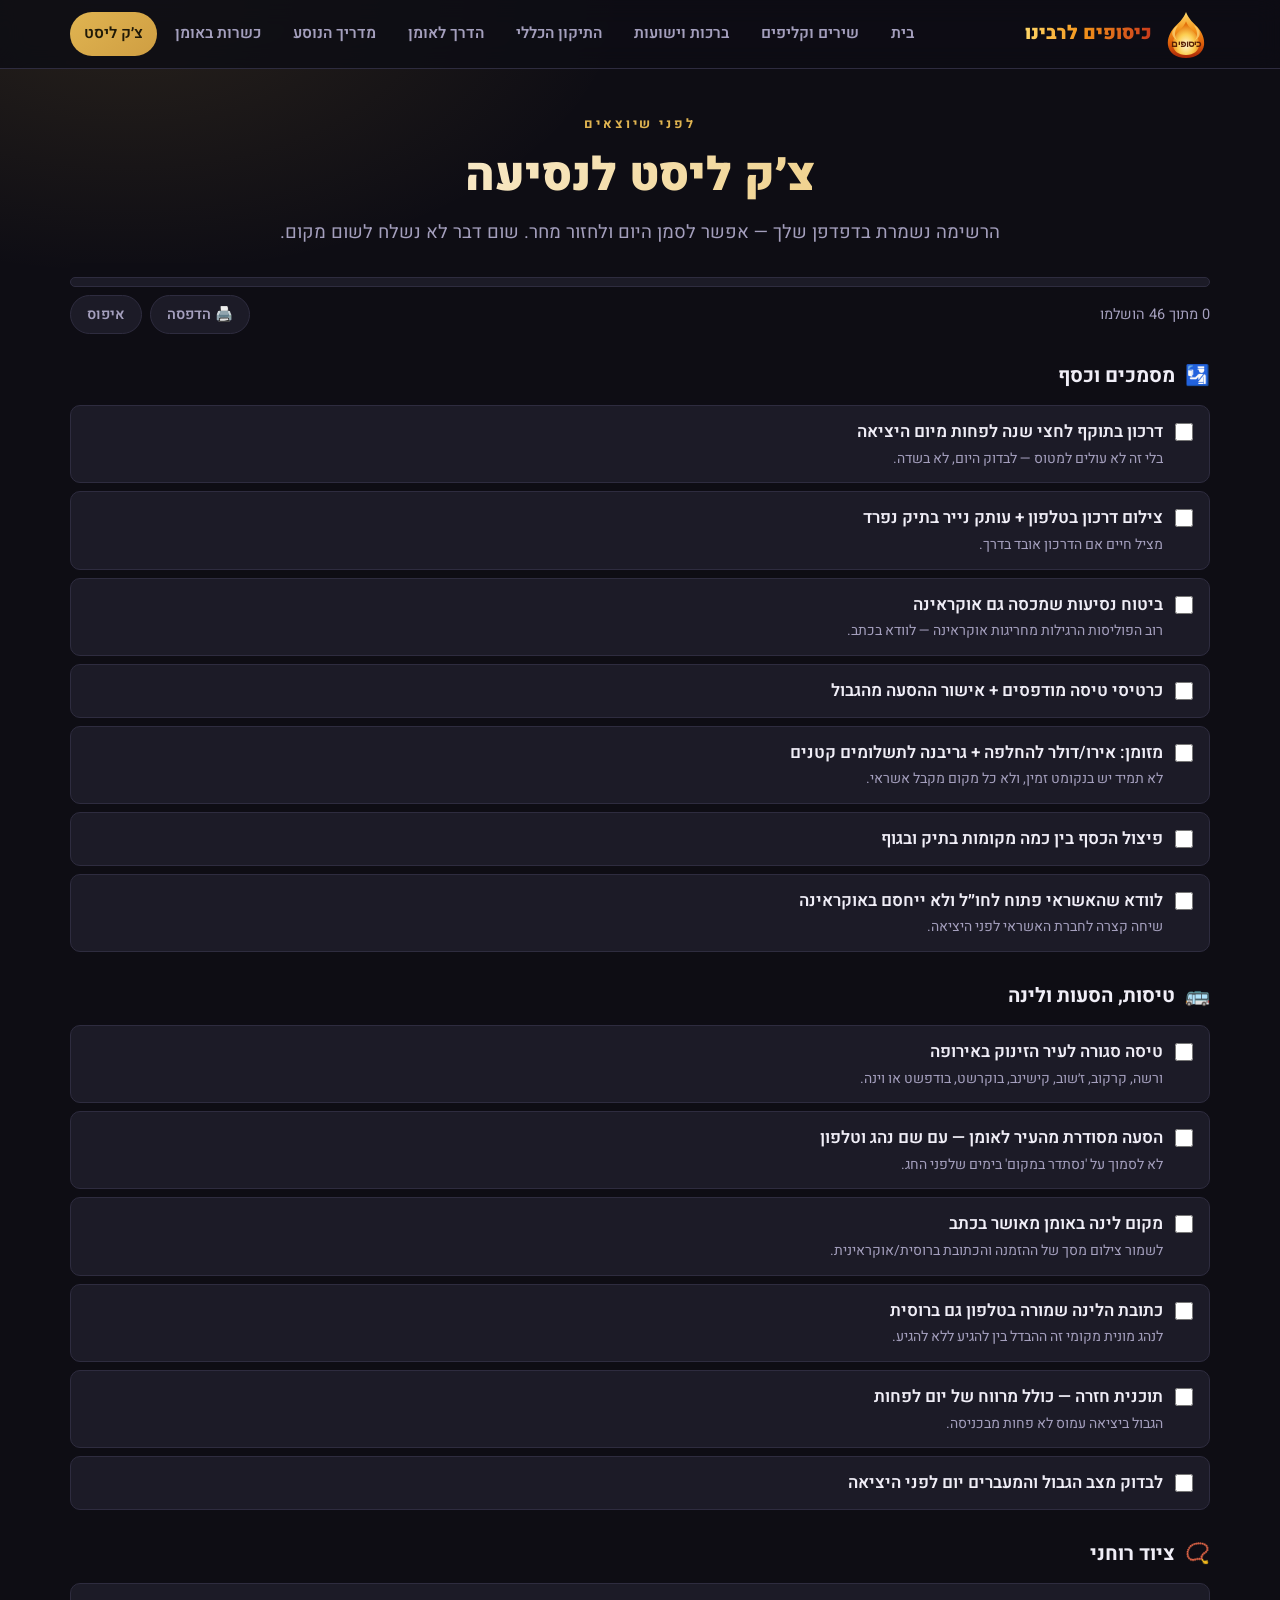
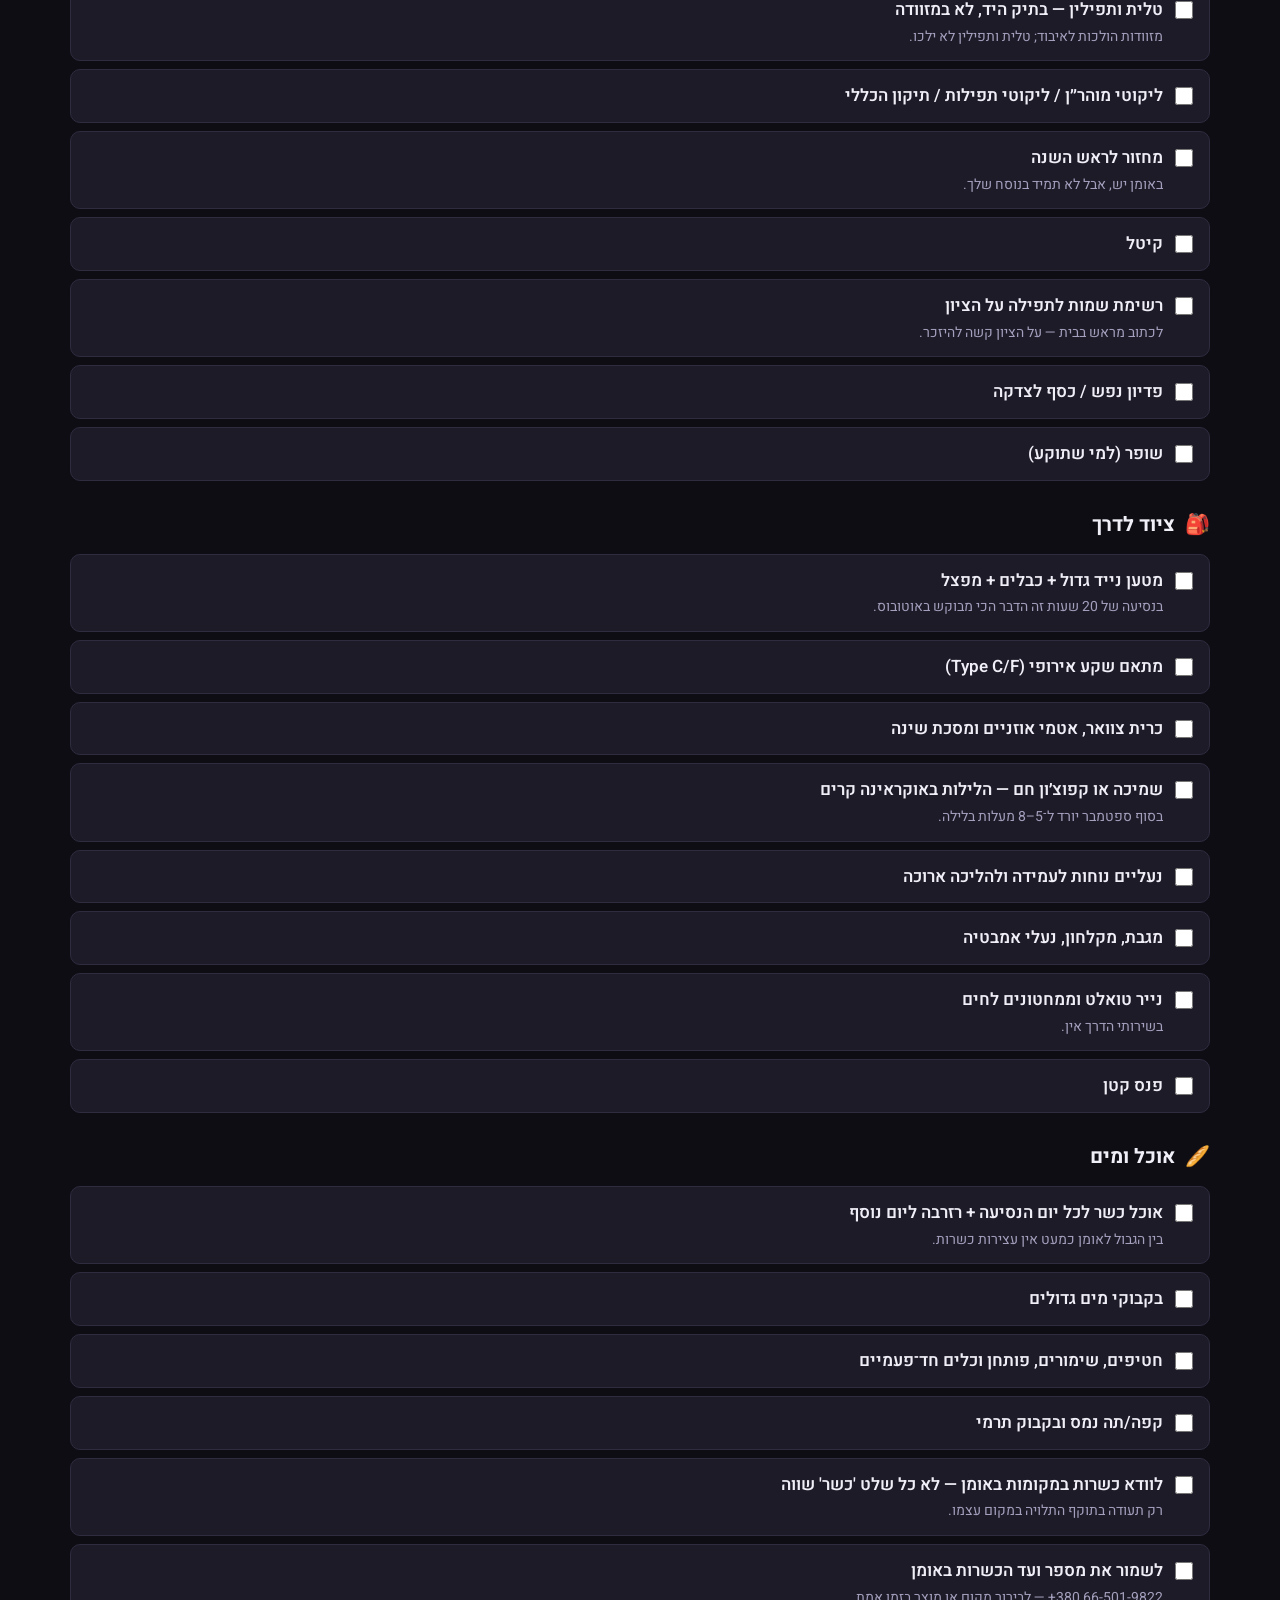
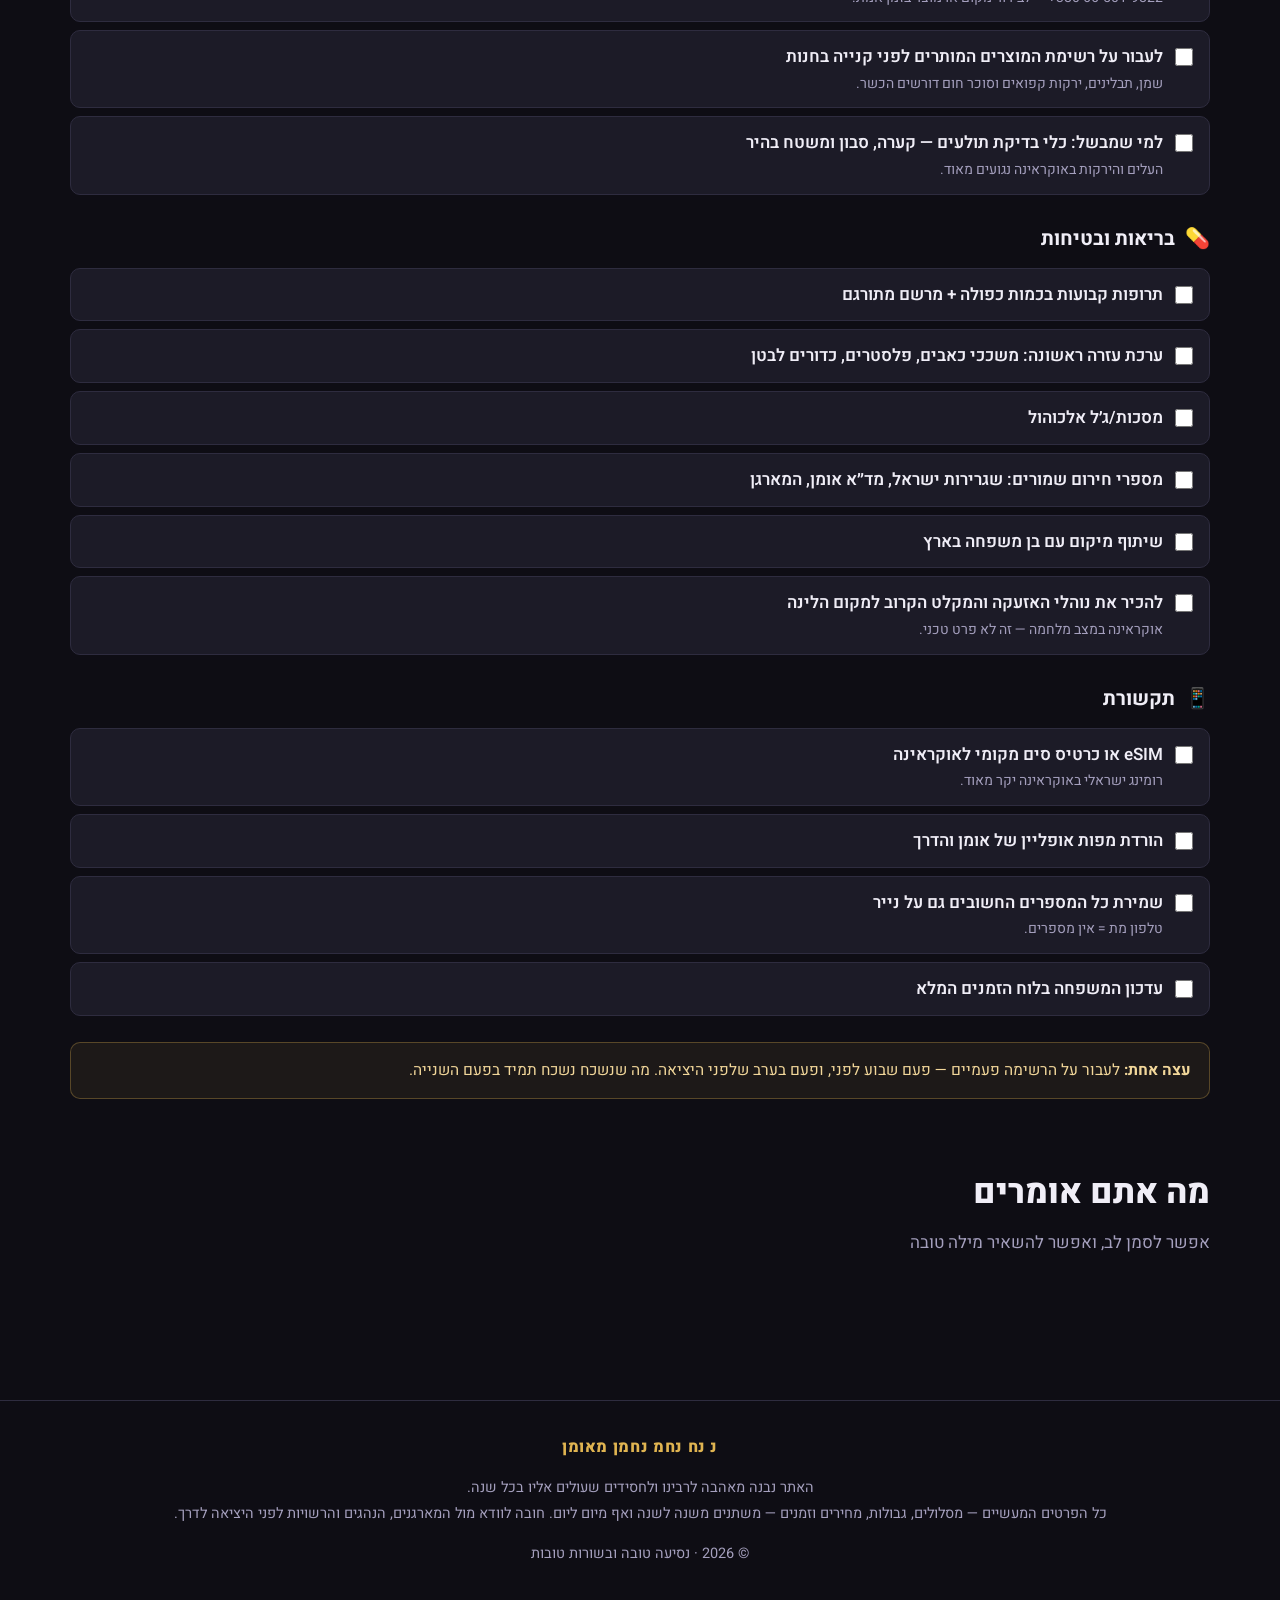
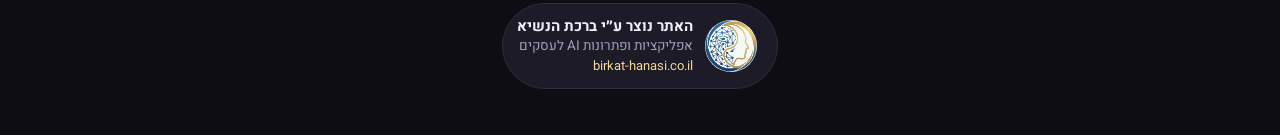
<file: checklist.html>
<!DOCTYPE html>
<html lang="he" dir="rtl">
<head>
<meta charset="utf-8">
<meta name="viewport" content="width=device-width, initial-scale=1">
<title>צ׳ק ליסט לנסיעה לאומן</title>
<meta name="description" content="רשימת הכנה מלאה לנסיעה לאומן — מסמכים, ציוד, אוכל, בריאות ותקשורת. הסימונים נשמרים בדפדפן.">
<meta property="og:type" content="website">
<meta property="og:url" content="https://shayh22.github.io/rabbi-nachman/checklist.html">
<meta property="og:title" content="צ׳ק ליסט לנסיעה לאומן">
<meta property="og:description" content="רשימת הכנה מלאה לנסיעה לאומן — מסמכים, ציוד, אוכל, בריאות ותקשורת. הסימונים נשמרים בדפדפן.">
<meta property="og:image" content="https://shayh22.github.io/rabbi-nachman/assets/img/share.jpg">
<meta property="og:image:width" content="1200">
<meta property="og:image:height" content="630">
<meta property="og:image:type" content="image/jpeg">
<meta property="og:image:alt" content="כיסופים לרבינו — סמל הלהבה">
<meta property="og:site_name" content="כיסופים לרבינו">
<meta property="og:locale" content="he_IL">
<meta name="twitter:card" content="summary_large_image">
<meta name="twitter:title" content="צ׳ק ליסט לנסיעה לאומן">
<meta name="twitter:description" content="רשימת הכנה מלאה לנסיעה לאומן — מסמכים, ציוד, אוכל, בריאות ותקשורת. הסימונים נשמרים בדפדפן.">
<meta name="twitter:image" content="https://shayh22.github.io/rabbi-nachman/assets/img/share.jpg">
<link rel="canonical" href="https://shayh22.github.io/rabbi-nachman/checklist.html">
<script type="application/ld+json">
{
 "@context": "https://schema.org",
 "@graph": [
  {
   "@type": "Article",
   "headline": "צ׳ק ליסט לנסיעה לאומן",
   "description": "רשימת הכנה מלאה לנסיעה לאומן.",
   "inLanguage": "he",
   "articleSection": "נסיעה לאומן",
   "isPartOf": {
    "@id": "https://shayh22.github.io/rabbi-nachman/#website"
   },
   "mainEntityOfPage": "https://shayh22.github.io/rabbi-nachman/checklist.html",
   "image": "https://shayh22.github.io/rabbi-nachman/assets/img/share.jpg",
   "author": {
    "@type": "Organization",
    "name": "כיסופים לרבינו"
   },
   "publisher": {
    "@type": "Organization",
    "name": "כיסופים לרבינו",
    "logo": {
     "@type": "ImageObject",
     "url": "https://shayh22.github.io/rabbi-nachman/assets/img/kisufim-mark.svg"
    }
   }
  }
 ]
}
</script>
<link rel="icon" href="assets/img/kisufim-mark.svg">
<link href="https://fonts.googleapis.com/css2?family=Heebo:wght@400;600;800;900&display=swap" rel="stylesheet">
<link rel="stylesheet" href="assets/css/style.css">
</head>
<body data-page="checklist">
<header class="topbar">
  <div class="topbar-inner">
    <a class="brand" href="index.html">
      <img class="brand-mark" src="assets/img/kisufim-mark.svg" alt="" width="48" height="48">
      <span class="brand-name">כיסופים לרבינו</span>
    </a>
    <nav class="mainnav">
      <a data-nav="home" href="index.html">בית</a>
      <a data-nav="songs" href="songs.html">שירים וקליפים</a>
      <a data-nav="yeshuot" href="yeshuot.html">ברכות וישועות</a>
      <a data-nav="tikkun" href="tikkun.html">התיקון הכללי</a>
      <a data-nav="route" href="route.html">הדרך לאומן</a>
      <a data-nav="guide" href="guide.html">מדריך הנוסע</a>
      <a data-nav="kashrut" href="kashrut.html">כשרות באומן</a>
      <a data-nav="checklist" href="checklist.html">צ׳ק ליסט</a>
    </nav>
  </div>
</header>

<main id="app" class="wrap">
  <section class="hero" style="padding:44px 0 14px">
    <div class="eyebrow">לפני שיוצאים</div>
    <h1 style="font-size:clamp(30px,5vw,46px)">צ׳ק ליסט לנסיעה</h1>
    <p class="lead">הרשימה נשמרת בדפדפן שלך — אפשר לסמן היום ולחזור מחר. שום דבר לא נשלח לשום מקום.</p>
  </section>

  <div class="progress-wrap">
    <div class="progress"><i id="progress-bar" style="width: 0%;"></i></div>
    <div style="display:flex;justify-content:space-between;align-items:center;margin-top:8px;flex-wrap:wrap;gap:10px">
      <span style="color:var(--muted);font-size:14.5px" id="progress-label">0 מתוך 46 הושלמו</span>
      <span style="display:flex;gap:8px">
        <button class="chip" onclick="window.print()">🖨️ הדפסה</button>
        <button class="chip" id="reset-checklist">איפוס</button>
      </span>
    </div>
  </div>

  <div id="checklist"><section class="check-group"><h3><span>🛂</span> מסמכים וכסף</h3><label class="check-item"><input type="checkbox"><span class="ci-label">דרכון בתוקף לחצי שנה לפחות מיום היציאה<span class="ci-note">בלי זה לא עולים למטוס — לבדוק היום, לא בשדה.</span></span></label><label class="check-item"><input type="checkbox"><span class="ci-label">צילום דרכון בטלפון + עותק נייר בתיק נפרד<span class="ci-note">מציל חיים אם הדרכון אובד בדרך.</span></span></label><label class="check-item"><input type="checkbox"><span class="ci-label">ביטוח נסיעות שמכסה גם אוקראינה<span class="ci-note">רוב הפוליסות הרגילות מחריגות אוקראינה — לוודא בכתב.</span></span></label><label class="check-item"><input type="checkbox"><span class="ci-label">כרטיסי טיסה מודפסים + אישור ההסעה מהגבול</span></label><label class="check-item"><input type="checkbox"><span class="ci-label">מזומן: אירו/דולר להחלפה + גריבנה לתשלומים קטנים<span class="ci-note">לא תמיד יש בנקומט זמין, ולא כל מקום מקבל אשראי.</span></span></label><label class="check-item"><input type="checkbox"><span class="ci-label">פיצול הכסף בין כמה מקומות בתיק ובגוף</span></label><label class="check-item"><input type="checkbox"><span class="ci-label">לוודא שהאשראי פתוח לחו״ל ולא ייחסם באוקראינה<span class="ci-note">שיחה קצרה לחברת האשראי לפני היציאה.</span></span></label></section><section class="check-group"><h3><span>🚌</span> טיסות, הסעות ולינה</h3><label class="check-item"><input type="checkbox"><span class="ci-label">טיסה סגורה לעיר הזינוק באירופה<span class="ci-note">ורשה, קרקוב, ז׳שוב, קישינב, בוקרשט, בודפשט או וינה.</span></span></label><label class="check-item"><input type="checkbox"><span class="ci-label">הסעה מסודרת מהעיר לאומן — עם שם נהג וטלפון<span class="ci-note">לא לסמוך על 'נסתדר במקום' בימים שלפני החג.</span></span></label><label class="check-item"><input type="checkbox"><span class="ci-label">מקום לינה באומן מאושר בכתב<span class="ci-note">לשמור צילום מסך של ההזמנה והכתובת ברוסית/אוקראינית.</span></span></label><label class="check-item"><input type="checkbox"><span class="ci-label">כתובת הלינה שמורה בטלפון גם ברוסית<span class="ci-note">לנהג מונית מקומי זה ההבדל בין להגיע ללא להגיע.</span></span></label><label class="check-item"><input type="checkbox"><span class="ci-label">תוכנית חזרה — כולל מרווח של יום לפחות<span class="ci-note">הגבול ביציאה עמוס לא פחות מבכניסה.</span></span></label><label class="check-item"><input type="checkbox"><span class="ci-label">לבדוק מצב הגבול והמעברים יום לפני היציאה</span></label></section><section class="check-group"><h3><span>📿</span> ציוד רוחני</h3><label class="check-item"><input type="checkbox"><span class="ci-label">טלית ותפילין — בתיק היד, לא במזוודה<span class="ci-note">מזוודות הולכות לאיבוד; טלית ותפילין לא ילכו.</span></span></label><label class="check-item"><input type="checkbox"><span class="ci-label">ליקוטי מוהר״ן / ליקוטי תפילות / תיקון הכללי</span></label><label class="check-item"><input type="checkbox"><span class="ci-label">מחזור לראש השנה<span class="ci-note">באומן יש, אבל לא תמיד בנוסח שלך.</span></span></label><label class="check-item"><input type="checkbox"><span class="ci-label">קיטל</span></label><label class="check-item"><input type="checkbox"><span class="ci-label">רשימת שמות לתפילה על הציון<span class="ci-note">לכתוב מראש בבית — על הציון קשה להיזכר.</span></span></label><label class="check-item"><input type="checkbox"><span class="ci-label">פדיון נפש / כסף לצדקה</span></label><label class="check-item"><input type="checkbox"><span class="ci-label">שופר (למי שתוקע)</span></label></section><section class="check-group"><h3><span>🎒</span> ציוד לדרך</h3><label class="check-item"><input type="checkbox"><span class="ci-label">מטען נייד גדול + כבלים + מפצל<span class="ci-note">בנסיעה של 20 שעות זה הדבר הכי מבוקש באוטובוס.</span></span></label><label class="check-item"><input type="checkbox"><span class="ci-label">מתאם שקע אירופי (Type C/F)</span></label><label class="check-item"><input type="checkbox"><span class="ci-label">כרית צוואר, אטמי אוזניים ומסכת שינה</span></label><label class="check-item"><input type="checkbox"><span class="ci-label">שמיכה או קפוצ׳ון חם — הלילות באוקראינה קרים<span class="ci-note">בסוף ספטמבר יורד ל־5–8 מעלות בלילה.</span></span></label><label class="check-item"><input type="checkbox"><span class="ci-label">נעליים נוחות לעמידה ולהליכה ארוכה</span></label><label class="check-item"><input type="checkbox"><span class="ci-label">מגבת, מקלחון, נעלי אמבטיה</span></label><label class="check-item"><input type="checkbox"><span class="ci-label">נייר טואלט וממחטונים לחים<span class="ci-note">בשירותי הדרך אין.</span></span></label><label class="check-item"><input type="checkbox"><span class="ci-label">פנס קטן</span></label></section><section class="check-group"><h3><span>🥖</span> אוכל ומים</h3><label class="check-item"><input type="checkbox"><span class="ci-label">אוכל כשר לכל יום הנסיעה + רזרבה ליום נוסף<span class="ci-note">בין הגבול לאומן כמעט אין עצירות כשרות.</span></span></label><label class="check-item"><input type="checkbox"><span class="ci-label">בקבוקי מים גדולים</span></label><label class="check-item"><input type="checkbox"><span class="ci-label">חטיפים, שימורים, פותחן וכלים חד־פעמיים</span></label><label class="check-item"><input type="checkbox"><span class="ci-label">קפה/תה נמס ובקבוק תרמי</span></label><label class="check-item"><input type="checkbox"><span class="ci-label">לוודא כשרות במקומות באומן — לא כל שלט 'כשר' שווה<span class="ci-note">רק תעודה בתוקף התלויה במקום עצמו.</span></span></label><label class="check-item"><input type="checkbox"><span class="ci-label">לשמור את מספר ועד הכשרות באומן<span class="ci-note">‎+380 66-501-9822 — לבירור מקום או מוצר בזמן אמת.</span></span></label><label class="check-item"><input type="checkbox"><span class="ci-label">לעבור על רשימת המוצרים המותרים לפני קנייה בחנות<span class="ci-note">שמן, תבלינים, ירקות קפואים וסוכר חום דורשים הכשר.</span></span></label><label class="check-item"><input type="checkbox"><span class="ci-label">למי שמבשל: כלי בדיקת תולעים — קערה, סבון ומשטח בהיר<span class="ci-note">העלים והירקות באוקראינה נגועים מאוד.</span></span></label></section><section class="check-group"><h3><span>💊</span> בריאות ובטיחות</h3><label class="check-item"><input type="checkbox"><span class="ci-label">תרופות קבועות בכמות כפולה + מרשם מתורגם</span></label><label class="check-item"><input type="checkbox"><span class="ci-label">ערכת עזרה ראשונה: משככי כאבים, פלסטרים, כדורים לבטן</span></label><label class="check-item"><input type="checkbox"><span class="ci-label">מסכות/ג׳ל אלכוהול</span></label><label class="check-item"><input type="checkbox"><span class="ci-label">מספרי חירום שמורים: שגרירות ישראל, מד״א אומן, המארגן</span></label><label class="check-item"><input type="checkbox"><span class="ci-label">שיתוף מיקום עם בן משפחה בארץ</span></label><label class="check-item"><input type="checkbox"><span class="ci-label">להכיר את נוהלי האזעקה והמקלט הקרוב למקום הלינה<span class="ci-note">אוקראינה במצב מלחמה — זה לא פרט טכני.</span></span></label></section><section class="check-group"><h3><span>📱</span> תקשורת</h3><label class="check-item"><input type="checkbox"><span class="ci-label">eSIM או כרטיס סים מקומי לאוקראינה<span class="ci-note">רומינג ישראלי באוקראינה יקר מאוד.</span></span></label><label class="check-item"><input type="checkbox"><span class="ci-label">הורדת מפות אופליין של אומן והדרך</span></label><label class="check-item"><input type="checkbox"><span class="ci-label">שמירת כל המספרים החשובים גם על נייר<span class="ci-note">טלפון מת = אין מספרים.</span></span></label><label class="check-item"><input type="checkbox"><span class="ci-label">עדכון המשפחה בלוח הזמנים המלא</span></label></section></div>

  <div class="note">
    <strong>עצה אחת:</strong> לעבור על הרשימה פעמיים — פעם שבוע לפני, ופעם בערב שלפני היציאה.
    מה שנשכח נשכח תמיד בפעם השנייה.
  </div>

  <section class="block" id="feeds">
    <div class="section-head">
      <h2>מה אתם אומרים</h2>
      <p>אפשר לסמן לב, ואפשר להשאיר מילה טובה</p>
    </div>
    <div class="feeds-row">
      <div class="tells-slot" data-tells="likes" data-theme="dark"></div>
      <div class="tells-slot" data-tells="views" data-theme="dark"></div>
    </div>
    <div class="tells-slot tells-comments" data-tells="comments" data-theme="dark"></div>
  </section>
</main>
<footer class="site">
  <div class="wrap">
    <div class="na-nach">נ נח נחמ נחמן מאומן</div>
    <p>האתר נבנה מאהבה לרבינו ולחסידים שעולים אליו בכל שנה.<br>
      כל הפרטים המעשיים — מסלולים, גבולות, מחירים וזמנים — משתנים משנה לשנה ואף מיום ליום.
      חובה לוודא מול המארגנים, הנהגים והרשויות לפני היציאה לדרך.</p>
    <p style="margin-top:14px">© <span id="year"></span> · נסיעה טובה ובשורות טובות</p>
    <a class="credit" href="https://birkat-hanasi.co.il" target="_blank" rel="noopener">
      <img src="assets/img/birkat-hanasi-logo.png" alt="ברכת הנשיא" width="52" height="52" loading="lazy">
      <span>
        <b>האתר נוצר ע״י ברכת הנשיא</b>
        <em>אפליקציות ופתרונות AI לעסקים</em>
        <span class="credit-url">birkat-hanasi.co.il</span>
      </span>
    </a>
  </div>
</footer>
<script src="https://web-feeds.shayh22.workers.dev/embed.js" data-site="st_d3vwN5gI0ndI" defer></script>
<script src="data/songs.js"></script>
<script src="data/route.js"></script>
<script src="data/checklist.js"></script>
<script src="data/kashrut.js"></script>
<script src="data/yeshuot.js"></script>
<script src="assets/js/site.js"></script>
<script src="assets/js/miniplayer.js"></script>
<script src="assets/js/feeds.js"></script>
<script src="assets/js/router.js"></script>
<script src="assets/js/songs.js"></script>
<script src="assets/js/route.js"></script>
<script src="assets/js/guide.js"></script>
<script src="assets/js/checklist.js"></script>
<script src="assets/js/kashrut.js"></script>
<script src="assets/js/yeshuot.js"></script>
</body>
</html>
</file>
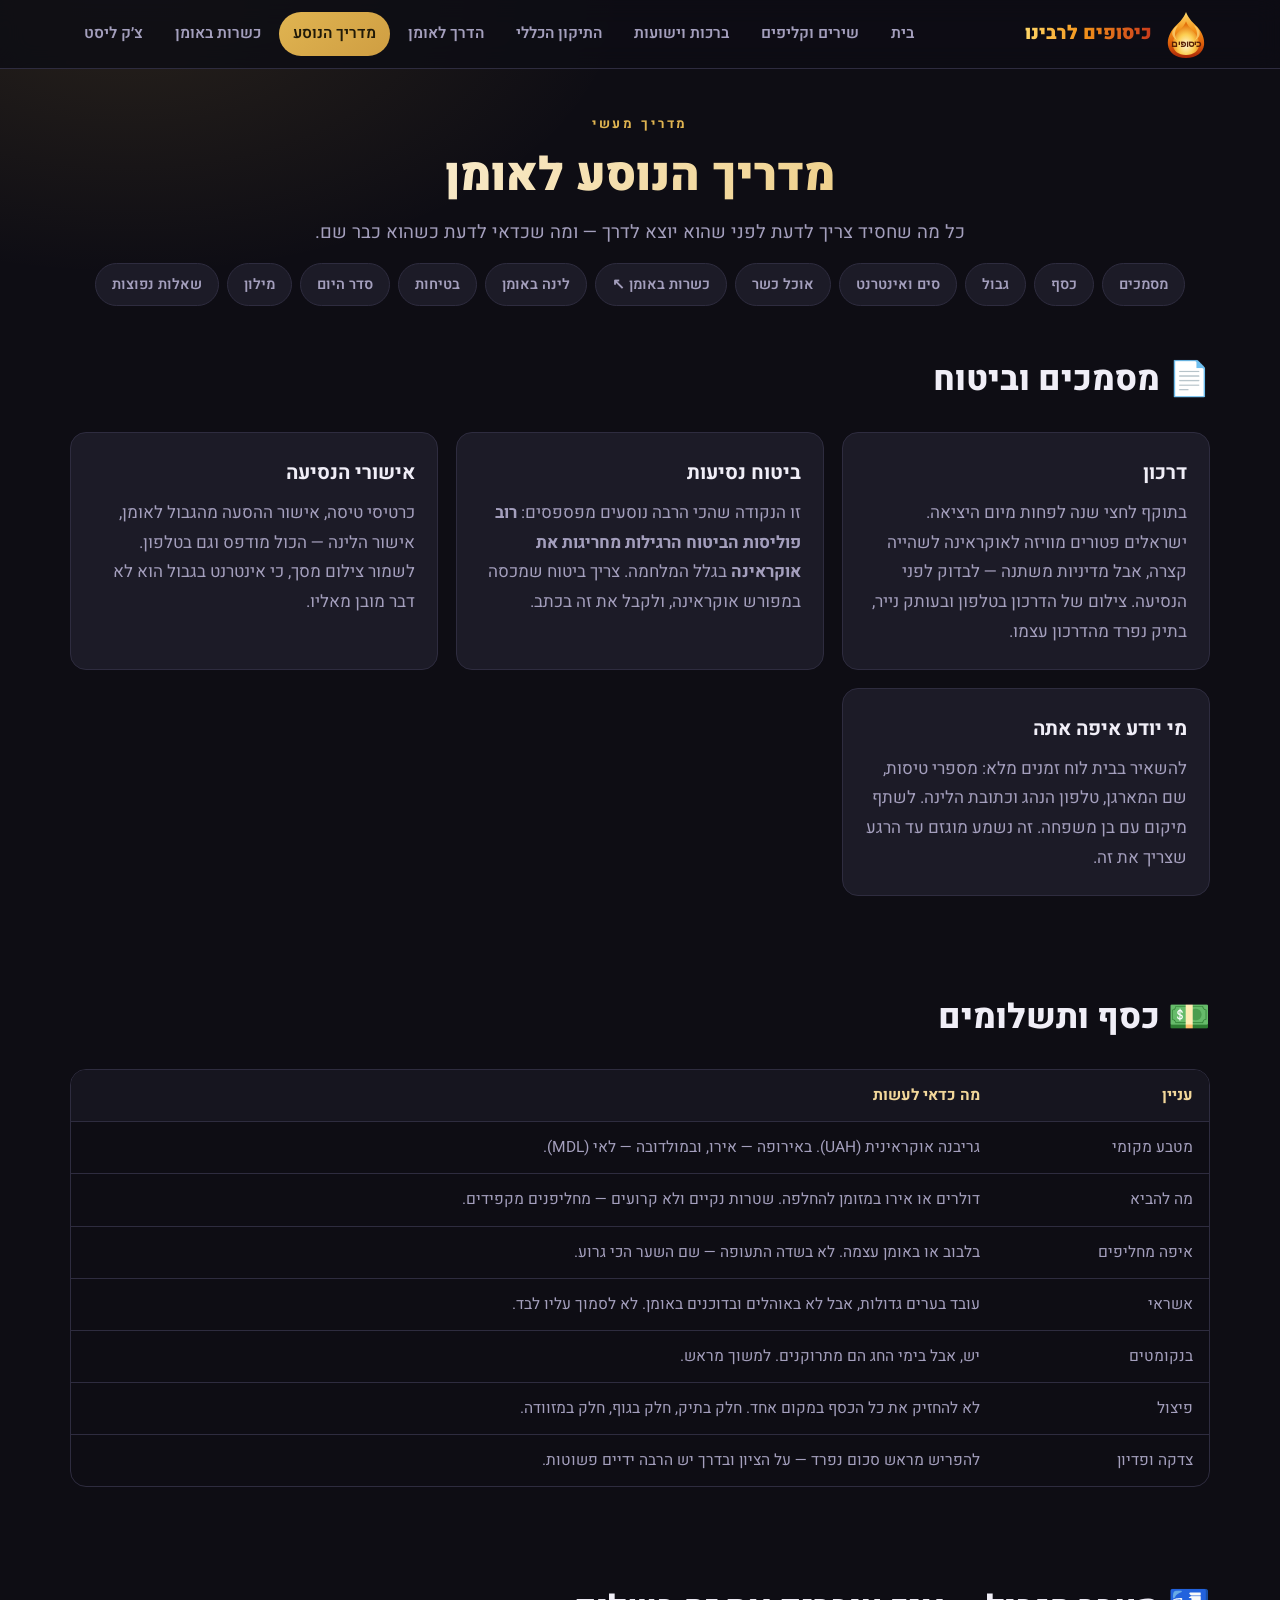
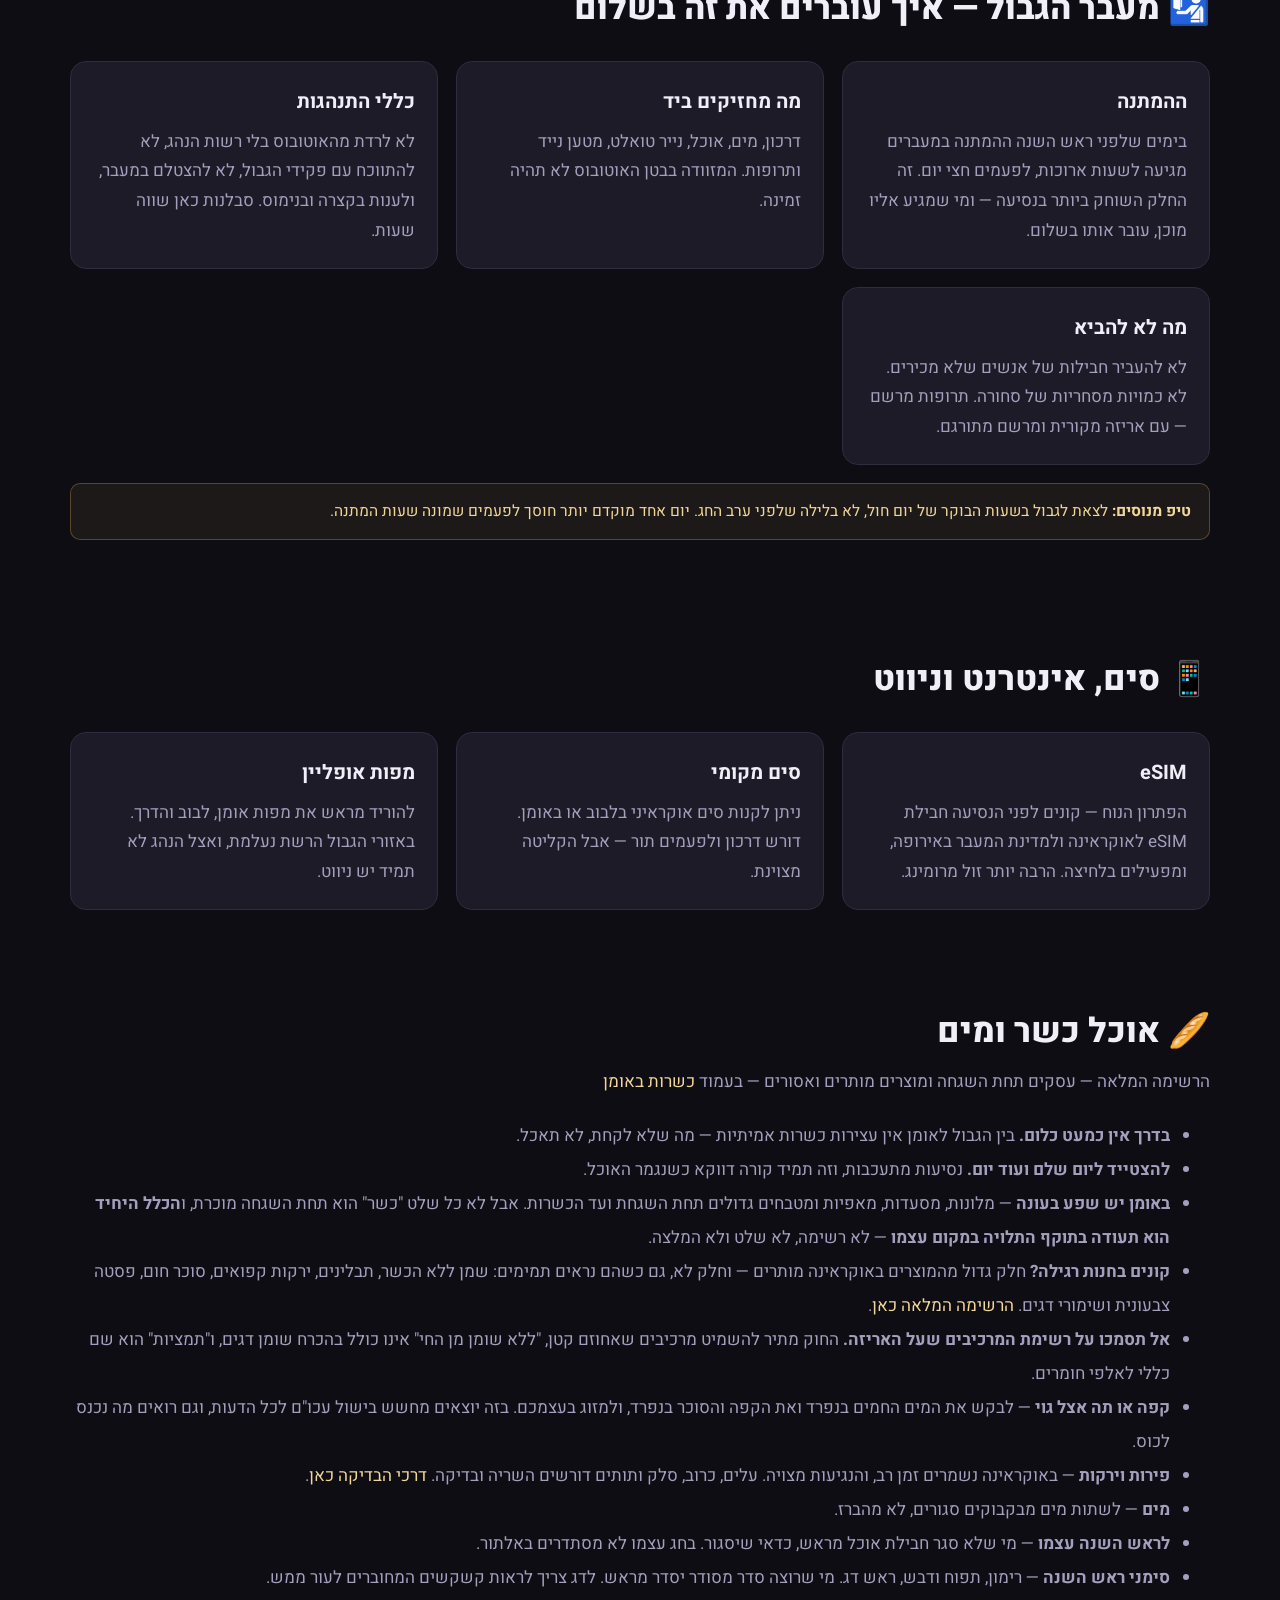
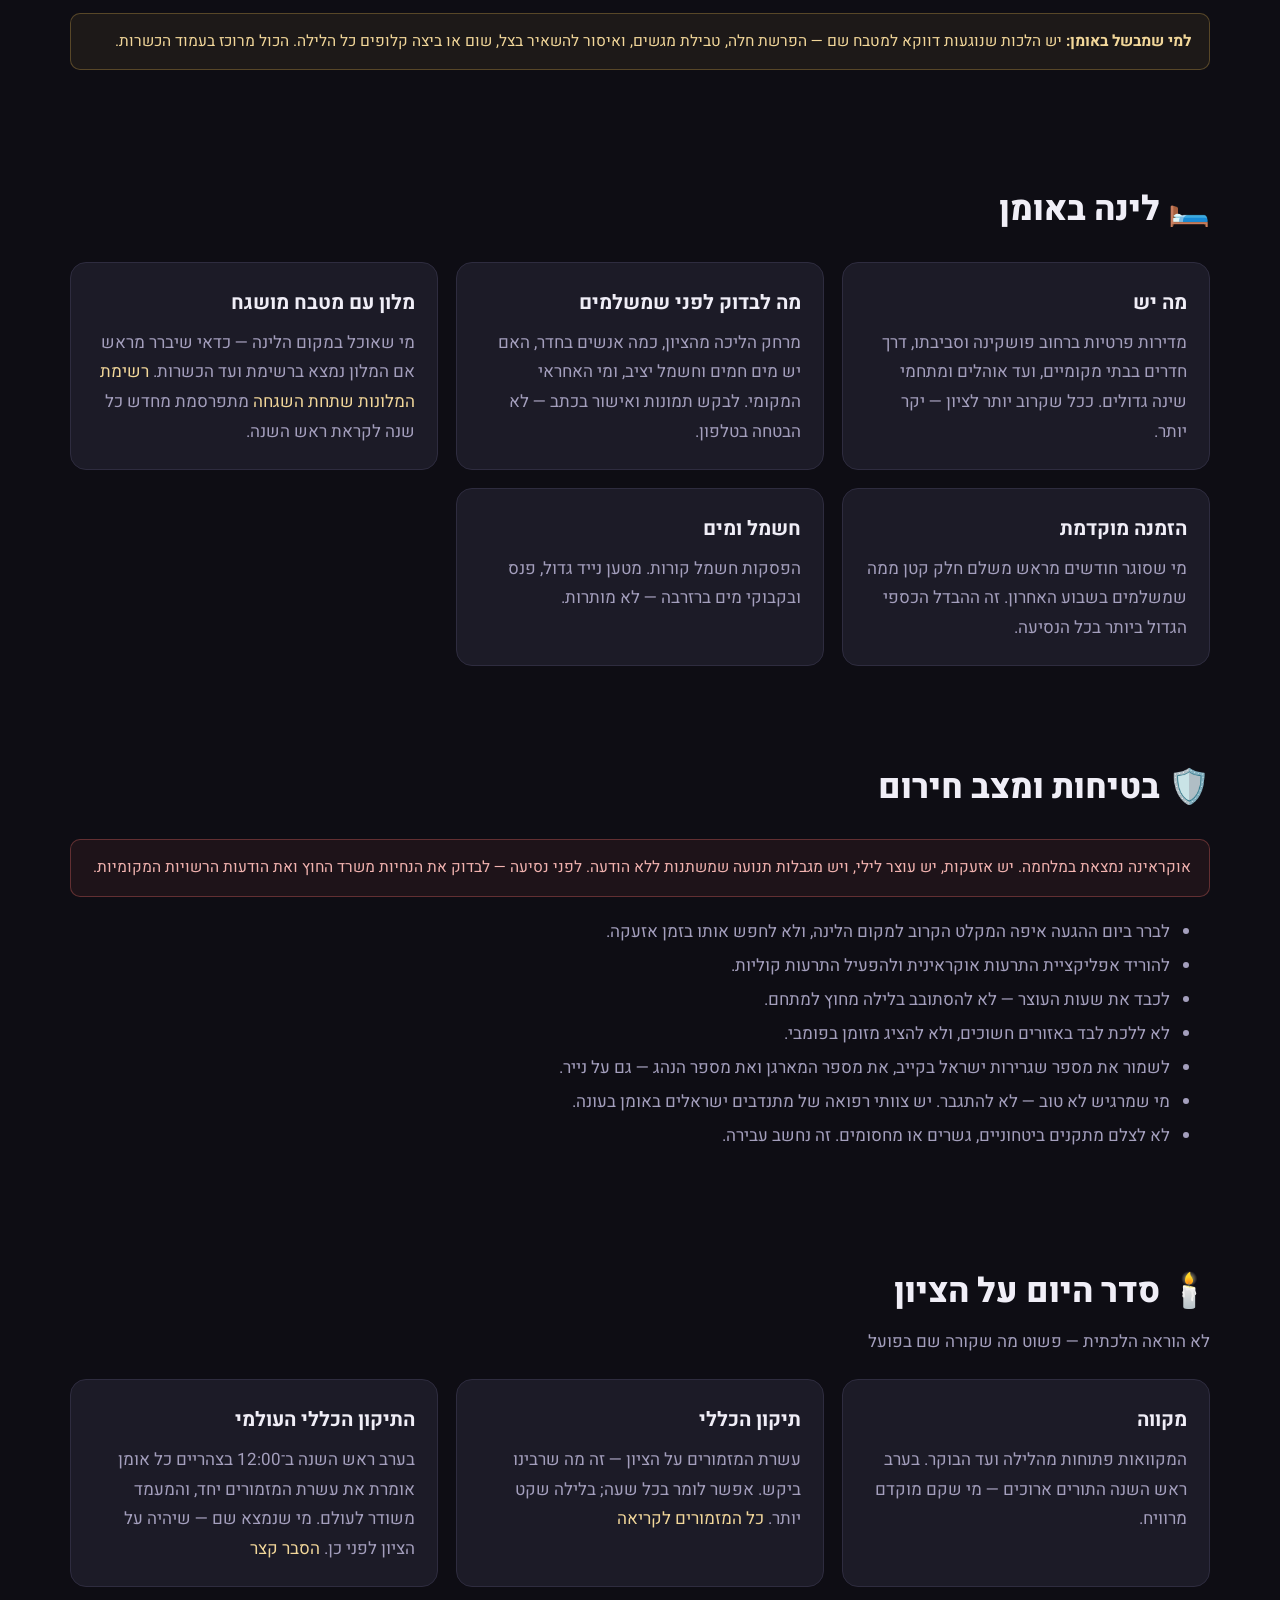
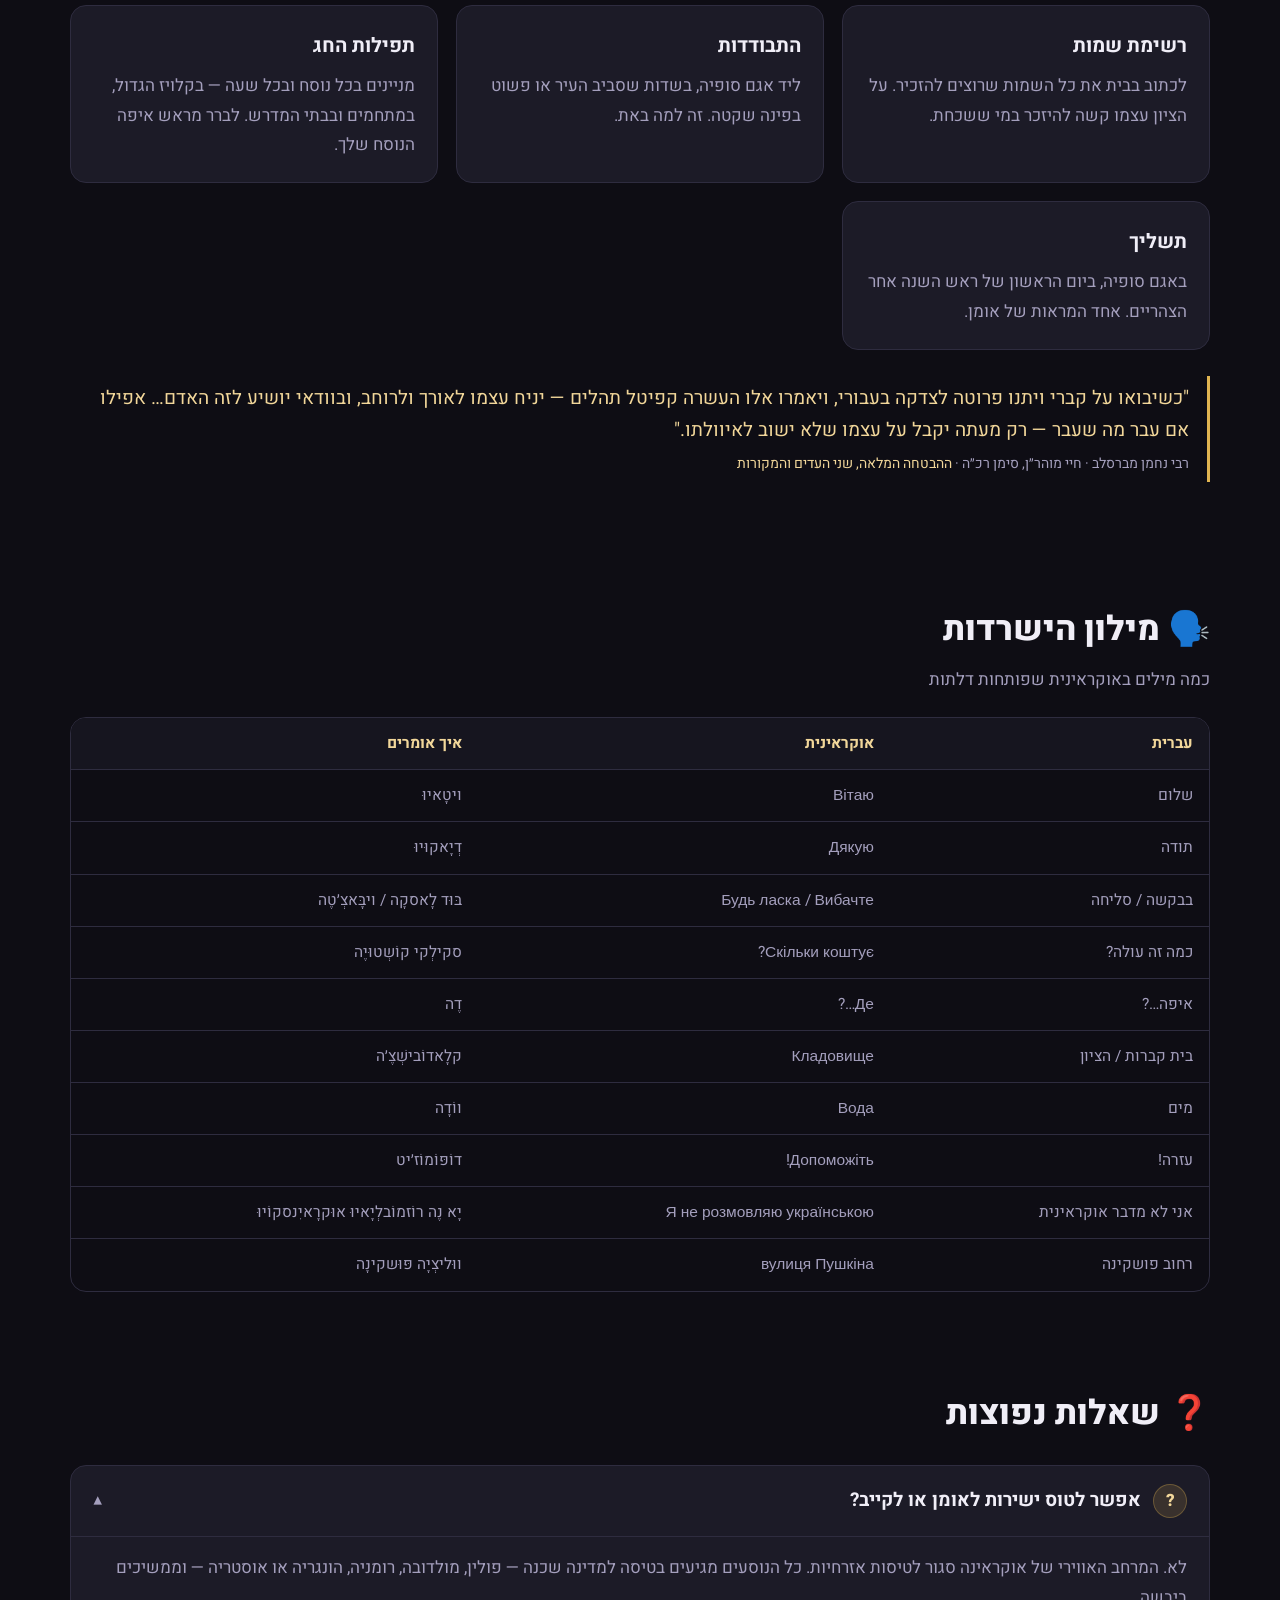
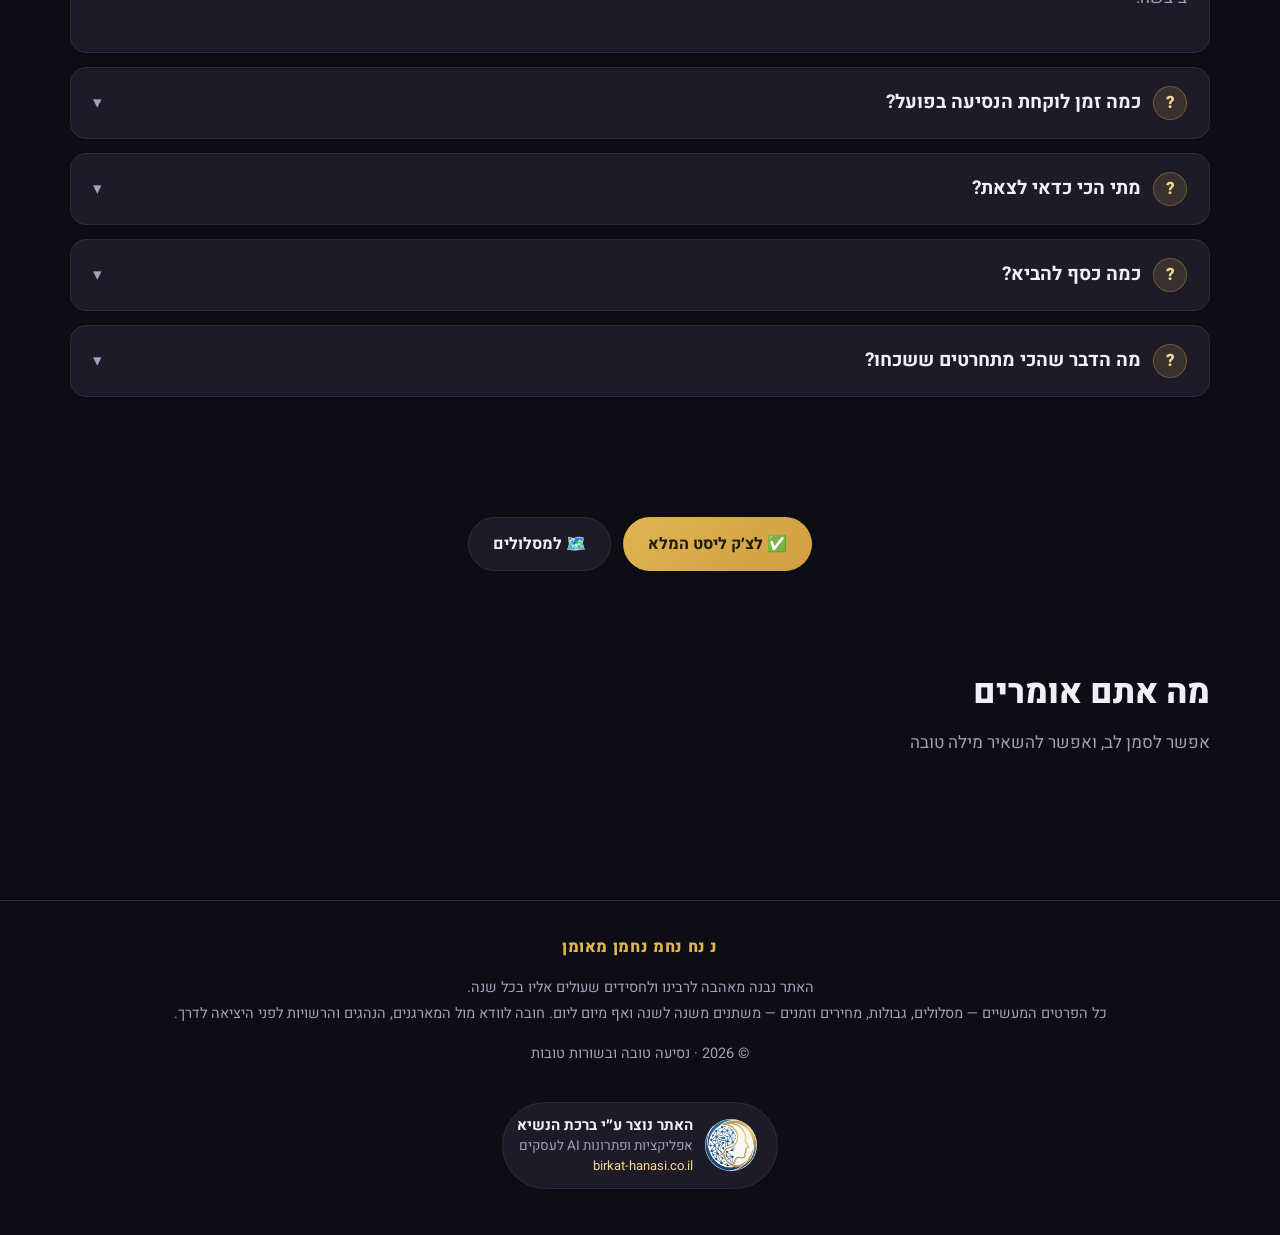
<file: guide.html>
<!DOCTYPE html>
<html lang="he" dir="rtl">
<head>
<meta charset="utf-8">
<meta name="viewport" content="width=device-width, initial-scale=1">
<title>מדריך הנוסע לאומן · כל מה שצריך לדעת</title>
<meta name="description" content="מדריך מעשי לחסיד שנוסע לאומן: מסמכים, כסף, גבול, סים, אוכל כשר, לינה, בטיחות, סדר היום על הציון ומילון שימושי.">
<meta property="og:type" content="website">
<meta property="og:url" content="https://shayh22.github.io/rabbi-nachman/guide.html">
<meta property="og:title" content="מדריך הנוסע לאומן · כל מה שצריך לדעת">
<meta property="og:description" content="מדריך מעשי לחסיד שנוסע לאומן: מסמכים, כסף, גבול, סים, אוכל כשר, לינה, בטיחות, סדר היום על הציון ומילון שימושי.">
<meta property="og:image" content="https://shayh22.github.io/rabbi-nachman/assets/img/share.jpg">
<meta property="og:image:width" content="1200">
<meta property="og:image:height" content="630">
<meta property="og:image:type" content="image/jpeg">
<meta property="og:image:alt" content="כיסופים לרבינו — סמל הלהבה">
<meta property="og:site_name" content="כיסופים לרבינו">
<meta property="og:locale" content="he_IL">
<meta name="twitter:card" content="summary_large_image">
<meta name="twitter:title" content="מדריך הנוסע לאומן · כל מה שצריך לדעת">
<meta name="twitter:description" content="מדריך מעשי לחסיד שנוסע לאומן: מסמכים, כסף, גבול, סים, אוכל כשר, לינה, בטיחות, סדר היום על הציון ומילון שימושי.">
<meta name="twitter:image" content="https://shayh22.github.io/rabbi-nachman/assets/img/share.jpg">
<link rel="canonical" href="https://shayh22.github.io/rabbi-nachman/guide.html">
<script type="application/ld+json">
{
 "@context": "https://schema.org",
 "@graph": [
  {
   "@type": "Article",
   "headline": "מדריך הנוסע לאומן",
   "description": "מסמכים, כסף, גבול, סים, אוכל כשר, לינה, בטיחות וסדר היום על הציון.",
   "inLanguage": "he",
   "articleSection": "נסיעה לאומן",
   "isPartOf": {
    "@id": "https://shayh22.github.io/rabbi-nachman/#website"
   },
   "mainEntityOfPage": "https://shayh22.github.io/rabbi-nachman/guide.html",
   "image": "https://shayh22.github.io/rabbi-nachman/assets/img/share.jpg",
   "author": {
    "@type": "Organization",
    "name": "כיסופים לרבינו"
   },
   "publisher": {
    "@type": "Organization",
    "name": "כיסופים לרבינו",
    "logo": {
     "@type": "ImageObject",
     "url": "https://shayh22.github.io/rabbi-nachman/assets/img/kisufim-mark.svg"
    }
   }
  },
  {
   "@type": "FAQPage",
   "mainEntity": [
    {
     "@type": "Question",
     "name": "אפשר לטוס ישירות לאומן או לקייב?",
     "acceptedAnswer": {
      "@type": "Answer",
      "text": "לא. המרחב האווירי של אוקראינה סגור לטיסות אזרחיות. כל הנוסעים מגיעים בטיסה למדינה שכנה — פולין, מולדובה, רומניה, הונגריה או אוסטריה — וממשיכים ביבשה."
     }
    },
    {
     "@type": "Question",
     "name": "כמה זמן לוקחת הנסיעה בפועל?",
     "acceptedAnswer": {
      "@type": "Answer",
      "text": "תלוי במסלול ובגבול. מקישינב — 7 עד 10 שעות. מפולין — 16 עד 22 שעות, ולפעמים יותר אם התור בגבול ארוך. תמיד לתכנן מרווח של יום."
     }
    },
    {
     "@type": "Question",
     "name": "מתי הכי כדאי לצאת?",
     "acceptedAnswer": {
      "@type": "Answer",
      "text": "מי שיכול — שבוע לפני ראש השנה. פחות עומס בגבול, מחירי לינה נמוכים יותר, וזמן להתאושש מהדרך לפני החג. היומיים שלפני החג הם השיא בכל המובנים."
     }
    },
    {
     "@type": "Question",
     "name": "כמה כסף להביא?",
     "acceptedAnswer": {
      "@type": "Answer",
      "text": "משתנה מאוד לפי סוג הלינה והאוכל. הכלל: לחשב את הלינה, האוכל וההסעות מראש, ולהוסיף רזרבה נפרדת לחירום שלא נוגעים בה — וכן סכום נפרד לצדקה ולפדיון."
     }
    },
    {
     "@type": "Question",
     "name": "מה הדבר שהכי מתחרטים ששכחו?",
     "acceptedAnswer": {
      "@type": "Answer",
      "text": "מטען נייד גדול, בגד חם ללילה, ואוכל ליום נוסף. ואחרי הכול — רשימת השמות לתפילה, שאותה כותבים בבית בישוב הדעת."
     }
    }
   ]
  }
 ]
}
</script>
<link rel="icon" href="assets/img/kisufim-mark.svg">
<link href="https://fonts.googleapis.com/css2?family=Heebo:wght@400;600;800;900&display=swap" rel="stylesheet">
<link rel="stylesheet" href="assets/css/style.css">
</head>
<body data-page="guide">
<header class="topbar">
  <div class="topbar-inner">
    <a class="brand" href="index.html">
      <img class="brand-mark" src="assets/img/kisufim-mark.svg" alt="" width="48" height="48">
      <span class="brand-name">כיסופים לרבינו</span>
    </a>
    <nav class="mainnav">
      <a data-nav="home" href="index.html">בית</a>
      <a data-nav="songs" href="songs.html">שירים וקליפים</a>
      <a data-nav="yeshuot" href="yeshuot.html">ברכות וישועות</a>
      <a data-nav="tikkun" href="tikkun.html">התיקון הכללי</a>
      <a data-nav="route" href="route.html">הדרך לאומן</a>
      <a data-nav="guide" href="guide.html">מדריך הנוסע</a>
      <a data-nav="kashrut" href="kashrut.html">כשרות באומן</a>
      <a data-nav="checklist" href="checklist.html">צ׳ק ליסט</a>
    </nav>
  </div>
</header>

<main id="app" class="wrap">
  <section class="hero" style="padding:44px 0 14px">
    <div class="eyebrow">מדריך מעשי</div>
    <h1 style="font-size:clamp(30px,5vw,46px)">מדריך הנוסע לאומן</h1>
    <p class="lead">כל מה שחסיד צריך לדעת לפני שהוא יוצא לדרך — ומה שכדאי לדעת כשהוא כבר שם.</p>
  </section>

  <nav class="chips" style="justify-content:center;margin-bottom:34px">
    <a class="chip" href="#docs">מסמכים</a>
    <a class="chip" href="#money">כסף</a>
    <a class="chip" href="#border">גבול</a>
    <a class="chip" href="#sim">סים ואינטרנט</a>
    <a class="chip" href="#food">אוכל כשר</a>
    <a class="chip" href="kashrut.html">כשרות באומן ↖</a>
    <a class="chip" href="#sleep">לינה באומן</a>
    <a class="chip" href="#safety">בטיחות</a>
    <a class="chip" href="#seder">סדר היום</a>
    <a class="chip" href="#words">מילון</a>
    <a class="chip" href="#faq">שאלות נפוצות</a>
  </nav>

  <section class="block" id="docs" style="padding-top:10px">
    <div class="section-head"><h2>📄 מסמכים וביטוח</h2></div>
    <div class="grid cols-2">
      <div class="card">
        <h3>דרכון</h3>
        <p>בתוקף לחצי שנה לפחות מיום היציאה. ישראלים פטורים מוויזה לאוקראינה לשהייה קצרה, אבל
           מדיניות משתנה — לבדוק לפני הנסיעה. צילום של הדרכון בטלפון ובעותק נייר, בתיק נפרד מהדרכון עצמו.</p>
      </div>
      <div class="card">
        <h3>ביטוח נסיעות</h3>
        <p>זו הנקודה שהכי הרבה נוסעים מפספסים: <strong>רוב פוליסות הביטוח הרגילות מחריגות את אוקראינה</strong>
           בגלל המלחמה. צריך ביטוח שמכסה במפורש אוקראינה, ולקבל את זה בכתב.</p>
      </div>
      <div class="card">
        <h3>אישורי הנסיעה</h3>
        <p>כרטיסי טיסה, אישור ההסעה מהגבול לאומן, אישור הלינה — הכול מודפס וגם בטלפון.
           לשמור צילום מסך, כי אינטרנט בגבול הוא לא דבר מובן מאליו.</p>
      </div>
      <div class="card">
        <h3>מי יודע איפה אתה</h3>
        <p>להשאיר בבית לוח זמנים מלא: מספרי טיסות, שם המארגן, טלפון הנהג וכתובת הלינה.
           לשתף מיקום עם בן משפחה. זה נשמע מוגזם עד הרגע שצריך את זה.</p>
      </div>
    </div>
  </section>

  <section class="block" id="money">
    <div class="section-head"><h2>💵 כסף ותשלומים</h2></div>
    <div class="table-wrap">
      <table>
        <thead><tr><th>עניין</th><th>מה כדאי לעשות</th></tr></thead>
        <tbody>
          <tr><td>מטבע מקומי</td><td>גריבנה אוקראינית (UAH). באירופה — אירו, ובמולדובה — לאי (MDL).</td></tr>
          <tr><td>מה להביא</td><td>דולרים או אירו במזומן להחלפה. שטרות נקיים ולא קרועים — מחליפנים מקפידים.</td></tr>
          <tr><td>איפה מחליפים</td><td>בלבוב או באומן עצמה. לא בשדה התעופה — שם השער הכי גרוע.</td></tr>
          <tr><td>אשראי</td><td>עובד בערים גדולות, אבל לא באוהלים ובדוכנים באומן. לא לסמוך עליו לבד.</td></tr>
          <tr><td>בנקומטים</td><td>יש, אבל בימי החג הם מתרוקנים. למשוך מראש.</td></tr>
          <tr><td>פיצול</td><td>לא להחזיק את כל הכסף במקום אחד. חלק בתיק, חלק בגוף, חלק במזוודה.</td></tr>
          <tr><td>צדקה ופדיון</td><td>להפריש מראש סכום נפרד — על הציון ובדרך יש הרבה ידיים פשוטות.</td></tr>
        </tbody>
      </table>
    </div>
  </section>

  <section class="block" id="border">
    <div class="section-head"><h2>🛂 מעבר הגבול — איך עוברים את זה בשלום</h2></div>
    <div class="grid cols-2">
      <div class="card">
        <h3>ההמתנה</h3>
        <p>בימים שלפני ראש השנה ההמתנה במעברים מגיעה לשעות ארוכות, לפעמים חצי יום.
           זה החלק השוחק ביותר בנסיעה — ומי שמגיע אליו מוכן, עובר אותו בשלום.</p>
      </div>
      <div class="card">
        <h3>מה מחזיקים ביד</h3>
        <p>דרכון, מים, אוכל, נייר טואלט, מטען נייד ותרופות. המזוודה בבטן האוטובוס לא תהיה זמינה.</p>
      </div>
      <div class="card">
        <h3>כללי התנהגות</h3>
        <p>לא לרדת מהאוטובוס בלי רשות הנהג, לא להתווכח עם פקידי הגבול, לא להצטלם במעבר,
           ולענות בקצרה ובנימוס. סבלנות כאן שווה שעות.</p>
      </div>
      <div class="card">
        <h3>מה לא להביא</h3>
        <p>לא להעביר חבילות של אנשים שלא מכירים. לא כמויות מסחריות של סחורה.
           תרופות מרשם — עם אריזה מקורית ומרשם מתורגם.</p>
      </div>
    </div>
    <div class="note">
      <strong>טיפ מנוסים:</strong> לצאת לגבול בשעות הבוקר של יום חול, לא בלילה שלפני ערב החג.
      יום אחד מוקדם יותר חוסך לפעמים שמונה שעות המתנה.
    </div>
  </section>

  <section class="block" id="sim">
    <div class="section-head"><h2>📱 סים, אינטרנט וניווט</h2></div>
    <div class="grid cols-3">
      <div class="card"><h3>eSIM</h3><p>הפתרון הנוח — קונים לפני הנסיעה חבילת eSIM לאוקראינה ולמדינת המעבר באירופה, ומפעילים בלחיצה. הרבה יותר זול מרומינג.</p></div>
      <div class="card"><h3>סים מקומי</h3><p>ניתן לקנות סים אוקראיני בלבוב או באומן. דורש דרכון ולפעמים תור — אבל הקליטה מצוינת.</p></div>
      <div class="card"><h3>מפות אופליין</h3><p>להוריד מראש את מפות אומן, לבוב והדרך. באזורי הגבול הרשת נעלמת, ואצל הנהג לא תמיד יש ניווט.</p></div>
    </div>
  </section>

  <section class="block" id="food">
    <div class="section-head">
      <h2>🥖 אוכל כשר ומים</h2>
      <p>הרשימה המלאה — עסקים תחת השגחה ומוצרים מותרים ואסורים — בעמוד
        <a href="kashrut.html">כשרות באומן</a></p>
    </div>
    <ul style="color:var(--muted);line-height:2">
      <li><strong>בדרך אין כמעט כלום.</strong> בין הגבול לאומן אין עצירות כשרות אמיתיות — מה שלא לקחת, לא תאכל.</li>
      <li><strong>להצטייד ליום שלם ועוד יום.</strong> נסיעות מתעכבות, וזה תמיד קורה דווקא כשנגמר האוכל.</li>
      <li><strong>באומן יש שפע בעונה</strong> — מלונות, מסעדות, מאפיות ומטבחים גדולים תחת השגחת ועד הכשרות.
        אבל לא כל שלט "כשר" הוא תחת השגחה מוכרת, ו<strong>הכלל היחיד הוא תעודה בתוקף התלויה במקום עצמו</strong> —
        לא רשימה, לא שלט ולא המלצה.</li>
      <li><strong>קונים בחנות רגילה?</strong> חלק גדול מהמוצרים באוקראינה מותרים — וחלק לא, גם כשהם נראים תמימים:
        שמן ללא הכשר, תבלינים, ירקות קפואים, סוכר חום, פסטה צבעונית ושימורי דגים.
        <a href="kashrut.html#products">הרשימה המלאה כאן</a>.</li>
      <li><strong>אל תסמכו על רשימת המרכיבים שעל האריזה.</strong> החוק מתיר להשמיט מרכיבים שאחוזם קטן,
        "ללא שומן מן החי" אינו כולל בהכרח שומן דגים, ו"תמציות" הוא שם כללי לאלפי חומרים.</li>
      <li><strong>קפה או תה אצל גוי</strong> — לבקש את המים החמים בנפרד ואת הקפה והסוכר בנפרד, ולמזוג בעצמכם.
        בזה יוצאים מחשש בישול עכו"ם לכל הדעות, וגם רואים מה נכנס לכוס.</li>
      <li><strong>פירות וירקות</strong> — באוקראינה נשמרים זמן רב, והנגיעות מצויה. עלים, כרוב, סלק ותותים
        דורשים השריה ובדיקה. <a href="kashrut.html#worms">דרכי הבדיקה כאן</a>.</li>
      <li><strong>מים</strong> — לשתות מים מבקבוקים סגורים, לא מהברז.</li>
      <li><strong>לראש השנה עצמו</strong> — מי שלא סגר חבילת אוכל מראש, כדאי שיסגור. בחג עצמו לא מסתדרים באלתור.</li>
      <li><strong>סימני ראש השנה</strong> — רימון, תפוח ודבש, ראש דג. מי שרוצה סדר מסודר יסדר מראש.
        לדג צריך לראות קשקשים המחוברים לעור ממש.</li>
    </ul>
    <div class="note" style="margin-top:18px">
      <strong>למי שמבשל באומן:</strong> יש הלכות שנוגעות דווקא למטבח שם —
      הפרשת חלה, טבילת מגשים, ואיסור להשאיר בצל, שום או ביצה קלופים כל הלילה.
      <a href="kashrut.html#kitchen">הכול מרוכז בעמוד הכשרות</a>.
    </div>
  </section>

  <section class="block" id="sleep">
    <div class="section-head"><h2>🛏️ לינה באומן</h2></div>
    <div class="grid cols-2">
      <div class="card">
        <h3>מה יש</h3>
        <p>מדירות פרטיות ברחוב פושקינה וסביבתו, דרך חדרים בבתי מקומיים, ועד אוהלים ומתחמי שינה גדולים.
           ככל שקרוב יותר לציון — יקר יותר.</p>
      </div>
      <div class="card">
        <h3>מה לבדוק לפני שמשלמים</h3>
        <p>מרחק הליכה מהציון, כמה אנשים בחדר, האם יש מים חמים וחשמל יציב, ומי האחראי המקומי.
           לבקש תמונות ואישור בכתב — לא הבטחה בטלפון.</p>
      </div>
      <div class="card">
        <h3>מלון עם מטבח מושגח</h3>
        <p>מי שאוכל במקום הלינה — כדאי שיברר מראש אם המלון נמצא ברשימת ועד הכשרות.
           <a href="kashrut.html#places">רשימת המלונות שתחת השגחה</a> מתפרסמת מחדש כל שנה לקראת ראש השנה.</p>
      </div>
      <div class="card">
        <h3>הזמנה מוקדמת</h3>
        <p>מי שסוגר חודשים מראש משלם חלק קטן ממה שמשלמים בשבוע האחרון. זה ההבדל הכספי הגדול ביותר בכל הנסיעה.</p>
      </div>
      <div class="card">
        <h3>חשמל ומים</h3>
        <p>הפסקות חשמל קורות. מטען נייד גדול, פנס ובקבוקי מים ברזרבה — לא מותרות.</p>
      </div>
    </div>
  </section>

  <section class="block" id="safety">
    <div class="section-head"><h2>🛡️ בטיחות ומצב חירום</h2></div>
    <div class="note warn">
      אוקראינה נמצאת במלחמה. יש אזעקות, יש עוצר לילי, ויש מגבלות תנועה שמשתנות ללא הודעה.
      לפני נסיעה — לבדוק את הנחיות משרד החוץ ואת הודעות הרשויות המקומיות.
    </div>
    <ul style="color:var(--muted);line-height:2">
      <li>לברר ביום ההגעה איפה המקלט הקרוב למקום הלינה, ולא לחפש אותו בזמן אזעקה.</li>
      <li>להוריד אפליקציית התרעות אוקראינית ולהפעיל התרעות קוליות.</li>
      <li>לכבד את שעות העוצר — לא להסתובב בלילה מחוץ למתחם.</li>
      <li>לא ללכת לבד באזורים חשוכים, ולא להציג מזומן בפומבי.</li>
      <li>לשמור את מספר שגרירות ישראל בקייב, את מספר המארגן ואת מספר הנהג — גם על נייר.</li>
      <li>מי שמרגיש לא טוב — לא להתגבר. יש צוותי רפואה של מתנדבים ישראלים באומן בעונה.</li>
      <li>לא לצלם מתקנים ביטחוניים, גשרים או מחסומים. זה נחשב עבירה.</li>
    </ul>
  </section>

  <section class="block" id="seder">
    <div class="section-head"><h2>🕯️ סדר היום על הציון</h2><p>לא הוראה הלכתית — פשוט מה שקורה שם בפועל</p></div>
    <div class="grid cols-2">
      <div class="card"><h3>מקווה</h3><p>המקוואות פתוחות מהלילה ועד הבוקר. בערב ראש השנה התורים ארוכים — מי שקם מוקדם מרוויח.</p></div>
      <div class="card"><h3>תיקון הכללי</h3><p>עשרת המזמורים על הציון — זה מה שרבינו ביקש. אפשר לומר בכל שעה; בלילה שקט יותר. <a href="tikkun.html">כל המזמורים לקריאה</a></p></div><div class="card"><h3>התיקון הכללי העולמי</h3><p>בערב ראש השנה ב־12:00 בצהריים כל אומן אומרת את עשרת המזמורים יחד, והמעמד משודר לעולם. מי שנמצא שם — שיהיה על הציון לפני כן. <a href="tikkun.html#olami">הסבר קצר</a></p></div>
      <div class="card"><h3>רשימת שמות</h3><p>לכתוב בבית את כל השמות שרוצים להזכיר. על הציון עצמו קשה להיזכר במי ששכחת.</p></div>
      <div class="card"><h3>התבודדות</h3><p>ליד אגם סופיה, בשדות שסביב העיר או פשוט בפינה שקטה. זה למה באת.</p></div>
      <div class="card"><h3>תפילות החג</h3><p>מניינים בכל נוסח ובכל שעה — בקלויז הגדול, במתחמים ובבתי המדרש. לברר מראש איפה הנוסח שלך.</p></div>
      <div class="card"><h3>תשליך</h3><p>באגם סופיה, ביום הראשון של ראש השנה אחר הצהריים. אחד המראות של אומן.</p></div>
    </div>
    <div class="quote">
      "כשיבואו על קברי ויתנו פרוטה לצדקה בעבורי, ויאמרו אלו העשרה קפיטל תהלים — יניח עצמו לאורך ולרוחב,
      ובוודאי יושיע לזה האדם… אפילו אם עבר מה שעבר — רק מעתה יקבל על עצמו שלא ישוב לאיוולתו."
      <cite>רבי נחמן מברסלב · חיי מוהר״ן, סימן רכ״ה · <a href="yeshuot.html">ההבטחה המלאה, שני העדים והמקורות</a></cite>
    </div>
  </section>

  <section class="block" id="words">
    <div class="section-head"><h2>🗣️ מילון הישרדות</h2><p>כמה מילים באוקראינית שפותחות דלתות</p></div>
    <div class="table-wrap">
      <table>
        <thead><tr><th>עברית</th><th>אוקראינית</th><th>איך אומרים</th></tr></thead>
        <tbody>
          <tr><td>שלום</td><td>Вітаю</td><td>ויטָאיוּ</td></tr>
          <tr><td>תודה</td><td>Дякую</td><td>דְיָאקוּיוּ</td></tr>
          <tr><td>בבקשה / סליחה</td><td>Будь ласка / Вибачте</td><td>בּוּד לָאסקָה / ויבָּאצְ׳טֶה</td></tr>
          <tr><td>כמה זה עולה?</td><td>Скільки коштує?</td><td>סקילְקי קוֹשְטוּיֶה</td></tr>
          <tr><td>איפה…?</td><td>Де…?</td><td>דֶה</td></tr>
          <tr><td>בית קברות / הציון</td><td>Кладовище</td><td>קלָאדוֹבישְׁצֶ׳ה</td></tr>
          <tr><td>מים</td><td>Вода</td><td>ווֹדָה</td></tr>
          <tr><td>עזרה!</td><td>Допоможіть!</td><td>דוֹפּוֹמוֹז׳יט</td></tr>
          <tr><td>אני לא מדבר אוקראינית</td><td>Я не розмовляю українською</td><td>יָא נֶה רוֹזמוֹבלְיָאיוּ אוּקרָאיִנסקוֹיוּ</td></tr>
          <tr><td>רחוב פושקינה</td><td>вулиця Пушкіна</td><td>ווּליצְיָה פּוּשקינָה</td></tr>
        </tbody>
      </table>
    </div>
  </section>

  <section class="block" id="faq">
    <div class="section-head"><h2>❓ שאלות נפוצות</h2></div>
    <div class="route-legs" id="faq-list">
      <article class="leg open"><div class="leg-head"><span class="num">?</span><h3>אפשר לטוס ישירות לאומן או לקייב?</h3><span class="arrow">▾</span></div>
        <div class="leg-body"><p style="color:var(--muted);margin-top:16px">לא. המרחב האווירי של אוקראינה סגור לטיסות אזרחיות.
        כל הנוסעים מגיעים בטיסה למדינה שכנה — פולין, מולדובה, רומניה, הונגריה או אוסטריה — וממשיכים ביבשה.</p></div></article>

      <article class="leg"><div class="leg-head"><span class="num">?</span><h3>כמה זמן לוקחת הנסיעה בפועל?</h3><span class="arrow">▾</span></div>
        <div class="leg-body"><p style="color:var(--muted);margin-top:16px">תלוי במסלול ובגבול. מקישינב — 7 עד 10 שעות.
        מפולין — 16 עד 22 שעות, ולפעמים יותר אם התור בגבול ארוך. תמיד לתכנן מרווח של יום.</p></div></article>

      <article class="leg"><div class="leg-head"><span class="num">?</span><h3>מתי הכי כדאי לצאת?</h3><span class="arrow">▾</span></div>
        <div class="leg-body"><p style="color:var(--muted);margin-top:16px">מי שיכול — שבוע לפני ראש השנה. פחות עומס בגבול,
        מחירי לינה נמוכים יותר, וזמן להתאושש מהדרך לפני החג. היומיים שלפני החג הם השיא בכל המובנים.</p></div></article>

      <article class="leg"><div class="leg-head"><span class="num">?</span><h3>כמה כסף להביא?</h3><span class="arrow">▾</span></div>
        <div class="leg-body"><p style="color:var(--muted);margin-top:16px">משתנה מאוד לפי סוג הלינה והאוכל.
        הכלל: לחשב את הלינה, האוכל וההסעות מראש, ולהוסיף רזרבה נפרדת לחירום שלא נוגעים בה —
        וכן סכום נפרד לצדקה ולפדיון.</p></div></article>

      <article class="leg"><div class="leg-head"><span class="num">?</span><h3>מה הדבר שהכי מתחרטים ששכחו?</h3><span class="arrow">▾</span></div>
        <div class="leg-body"><p style="color:var(--muted);margin-top:16px">מטען נייד גדול, בגד חם ללילה,
        ואוכל ליום נוסף. ואחרי הכול — רשימת השמות לתפילה, שאותה כותבים בבית בישוב הדעת.</p></div></article>
    </div>
  </section>

  <section class="block">
    <div class="btn-row">
      <a class="btn primary" href="checklist.html">✅ לצ׳ק ליסט המלא</a>
      <a class="btn" href="route.html">🗺️ למסלולים</a>
    </div>
  </section>

  <section class="block" id="feeds">
    <div class="section-head">
      <h2>מה אתם אומרים</h2>
      <p>אפשר לסמן לב, ואפשר להשאיר מילה טובה</p>
    </div>
    <div class="feeds-row">
      <div class="tells-slot" data-tells="likes" data-theme="dark"></div>
      <div class="tells-slot" data-tells="views" data-theme="dark"></div>
    </div>
    <div class="tells-slot tells-comments" data-tells="comments" data-theme="dark"></div>
  </section>
</main>
<footer class="site">
  <div class="wrap">
    <div class="na-nach">נ נח נחמ נחמן מאומן</div>
    <p>האתר נבנה מאהבה לרבינו ולחסידים שעולים אליו בכל שנה.<br>
      כל הפרטים המעשיים — מסלולים, גבולות, מחירים וזמנים — משתנים משנה לשנה ואף מיום ליום.
      חובה לוודא מול המארגנים, הנהגים והרשויות לפני היציאה לדרך.</p>
    <p style="margin-top:14px">© <span id="year"></span> · נסיעה טובה ובשורות טובות</p>
    <a class="credit" href="https://birkat-hanasi.co.il" target="_blank" rel="noopener">
      <img src="assets/img/birkat-hanasi-logo.png" alt="ברכת הנשיא" width="52" height="52" loading="lazy">
      <span>
        <b>האתר נוצר ע״י ברכת הנשיא</b>
        <em>אפליקציות ופתרונות AI לעסקים</em>
        <span class="credit-url">birkat-hanasi.co.il</span>
      </span>
    </a>
  </div>
</footer>
<script src="https://web-feeds.shayh22.workers.dev/embed.js" data-site="st_d3vwN5gI0ndI" defer></script>
<script src="data/songs.js"></script>
<script src="data/route.js"></script>
<script src="data/checklist.js"></script>
<script src="data/kashrut.js"></script>
<script src="data/yeshuot.js"></script>
<script src="assets/js/site.js"></script>
<script src="assets/js/miniplayer.js"></script>
<script src="assets/js/feeds.js"></script>
<script src="assets/js/router.js"></script>
<script src="assets/js/songs.js"></script>
<script src="assets/js/route.js"></script>
<script src="assets/js/guide.js"></script>
<script src="assets/js/checklist.js"></script>
<script src="assets/js/kashrut.js"></script>
<script src="assets/js/yeshuot.js"></script>
</body>
</html>
</file>
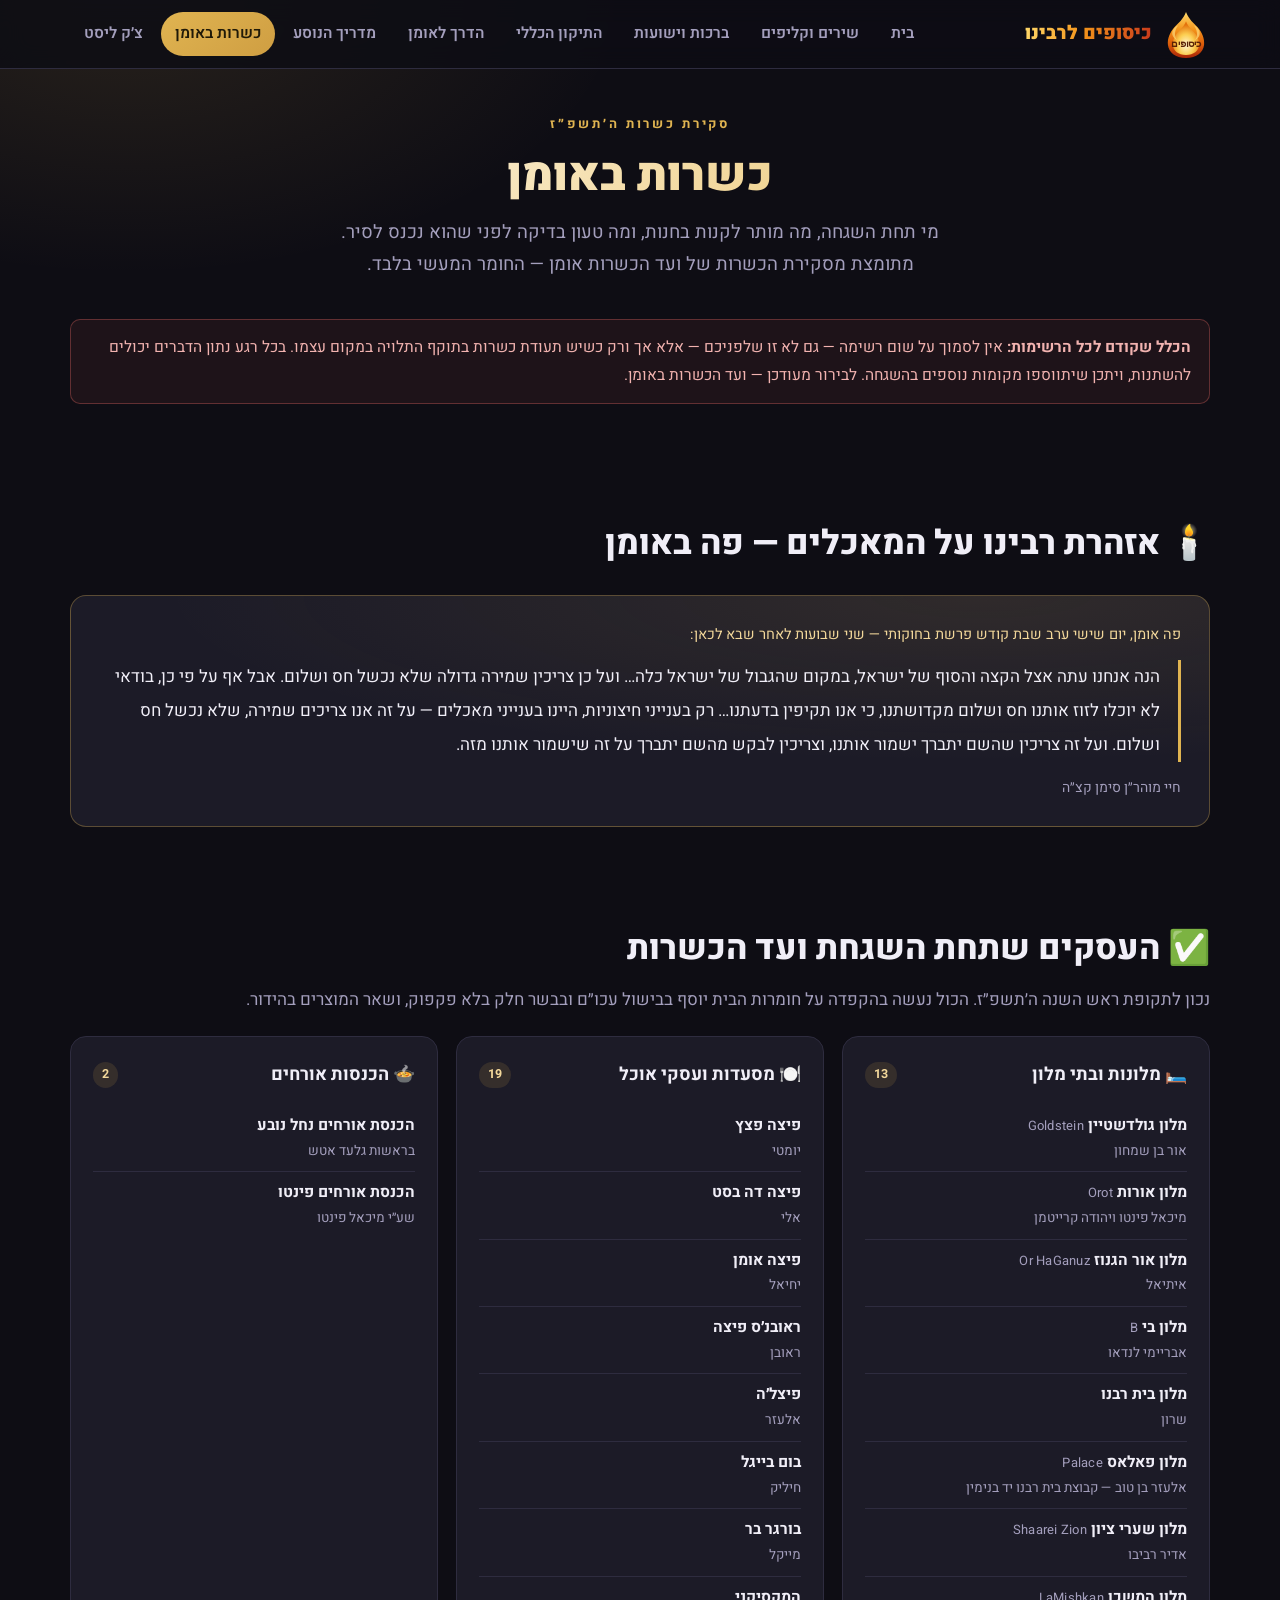
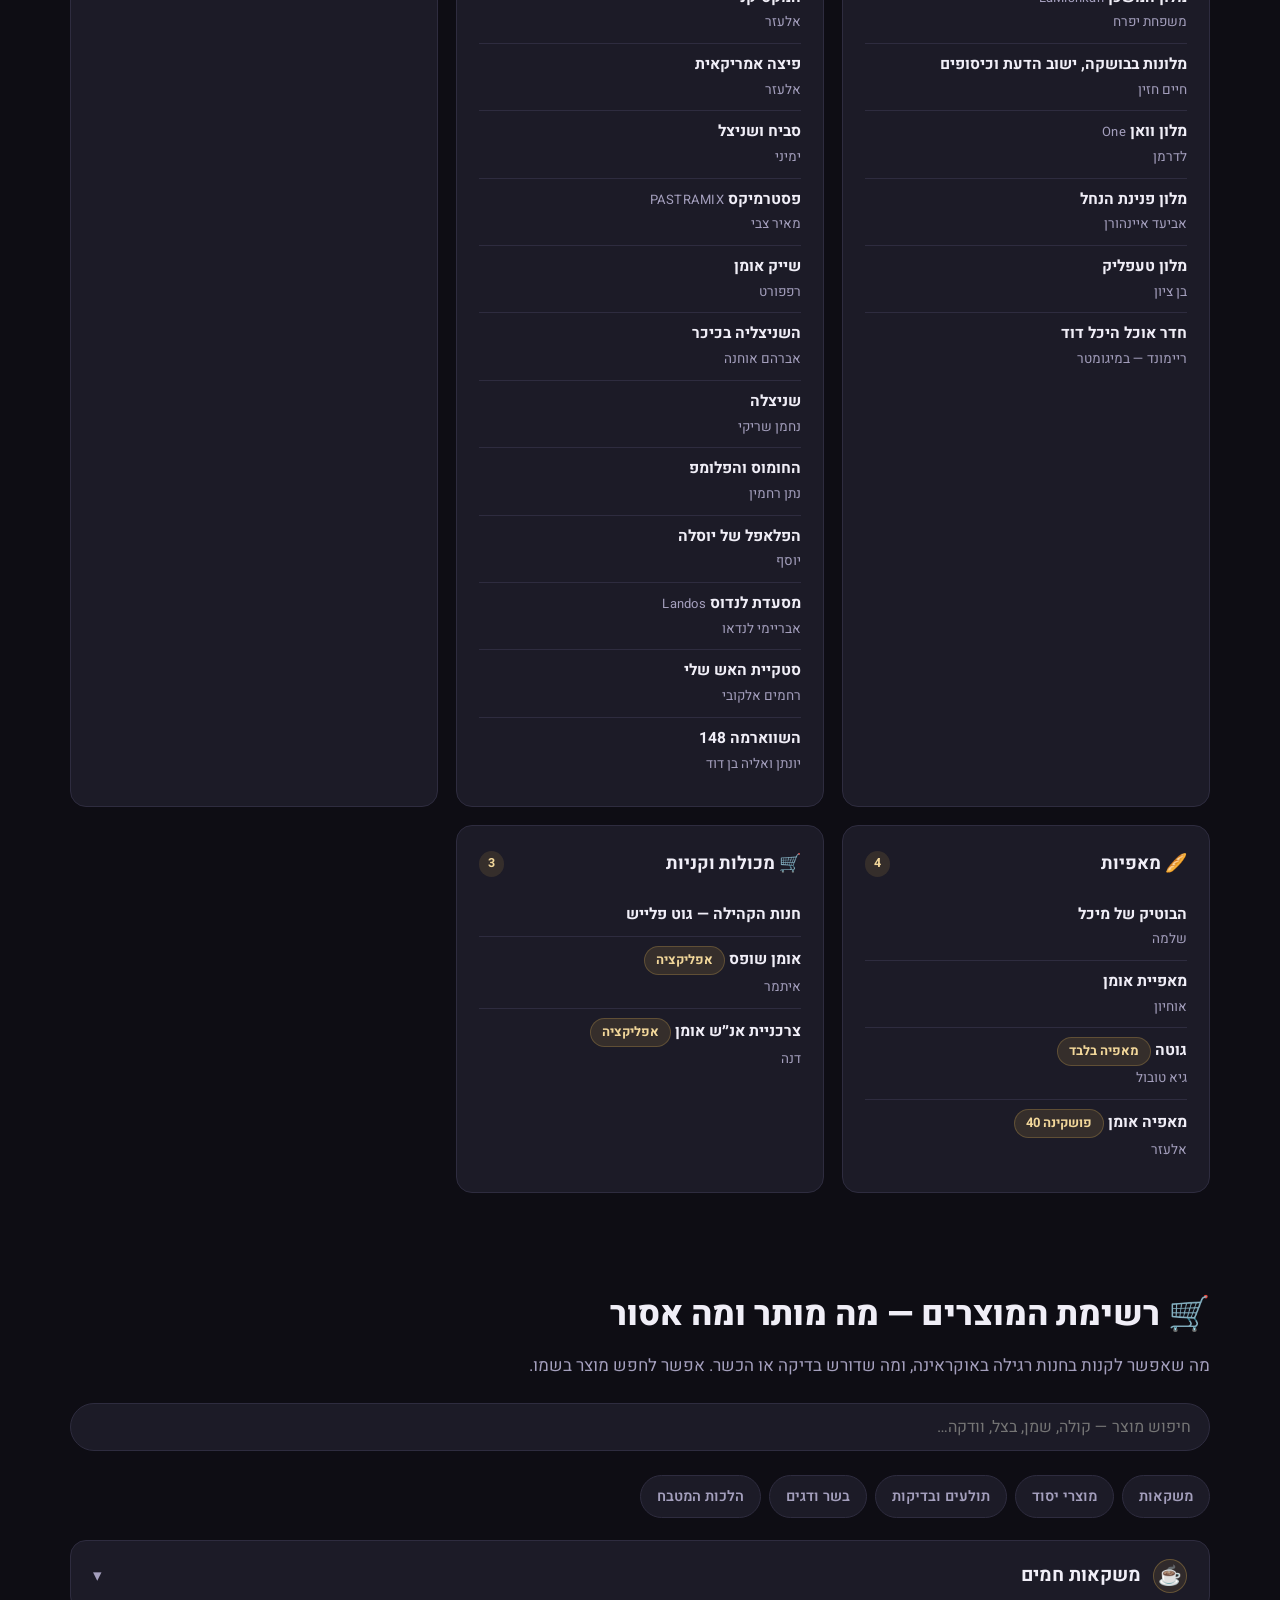
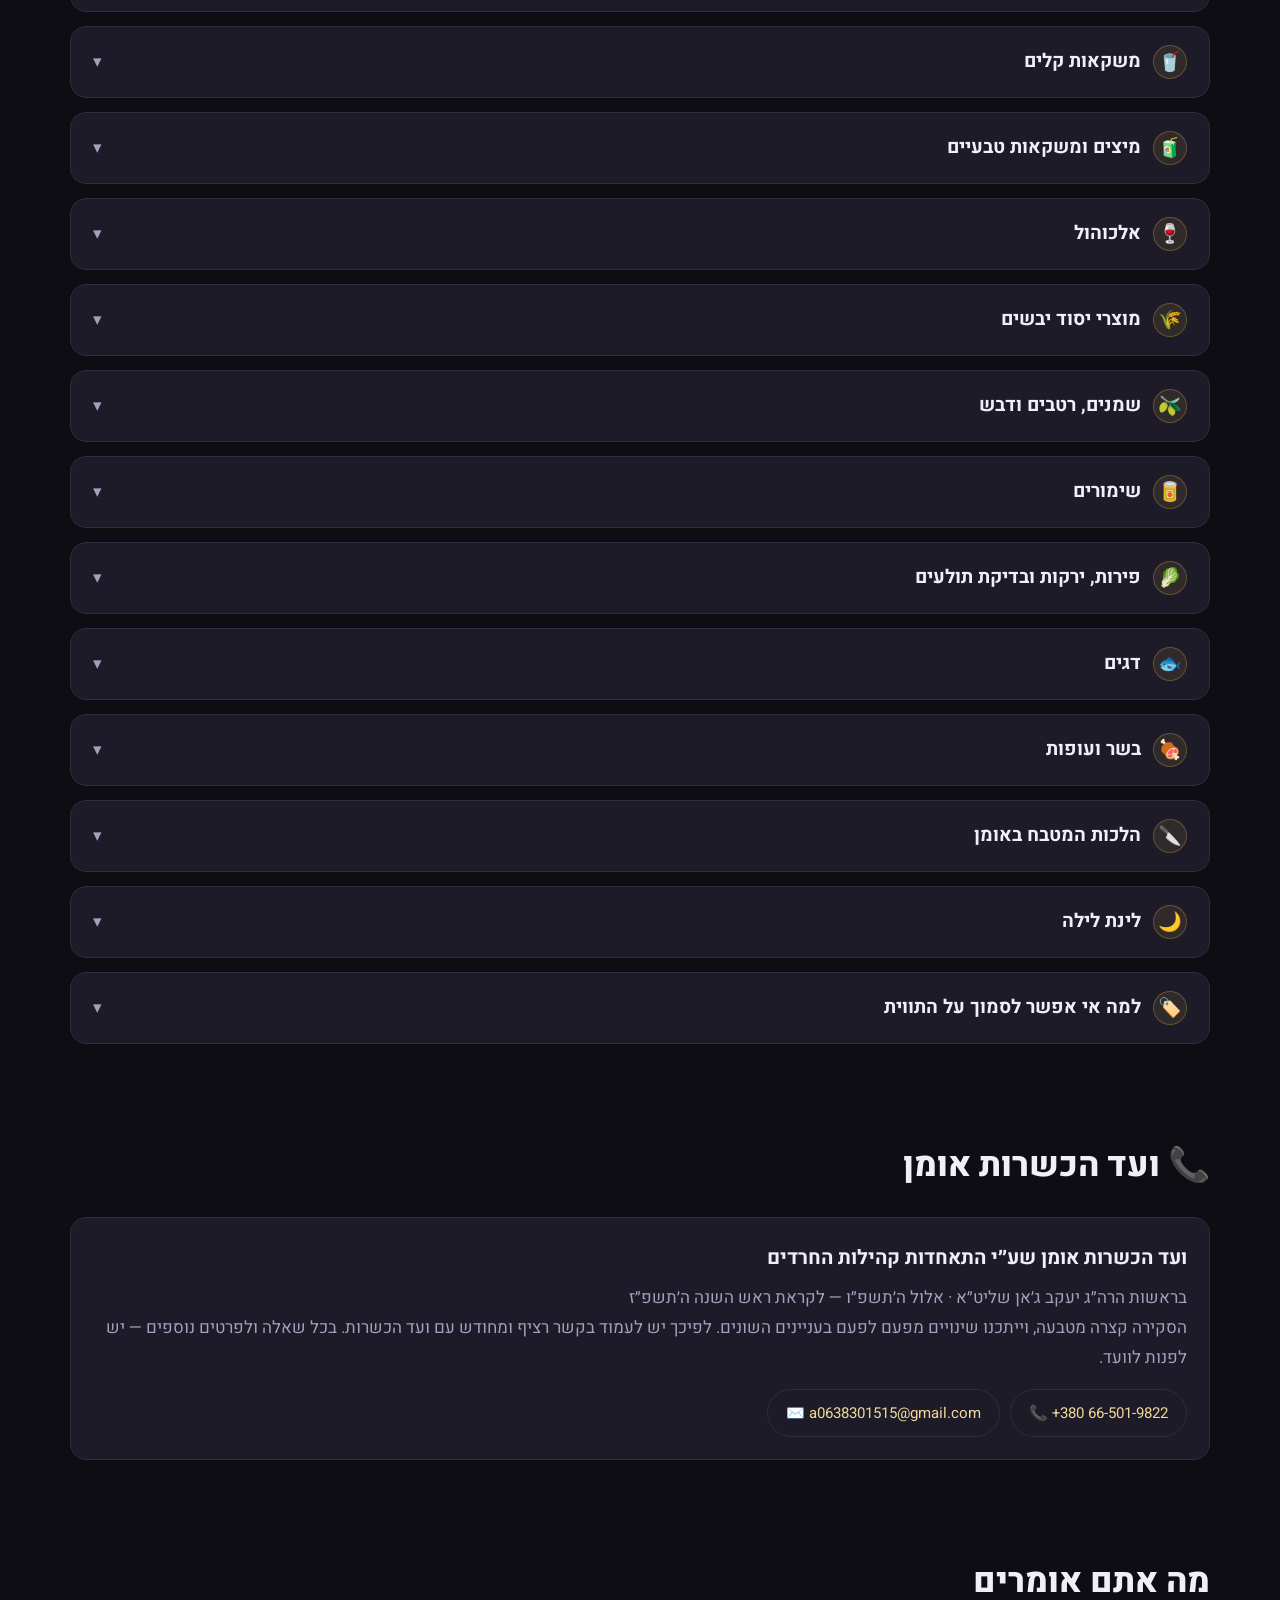
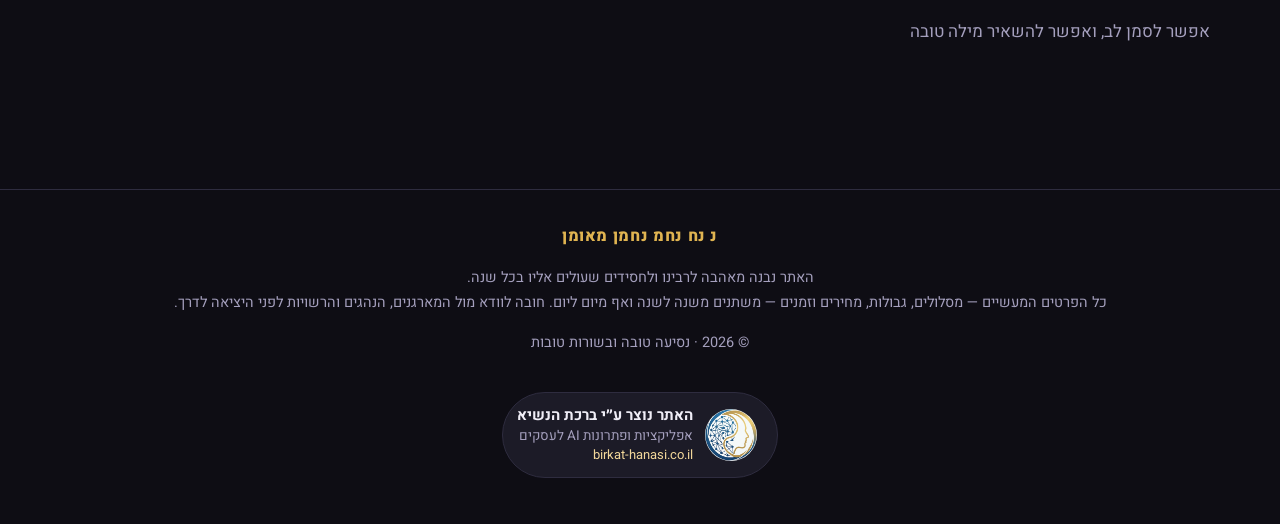
<file: kashrut.html>
<!DOCTYPE html>
<html lang="he" dir="rtl">
<head>
<meta charset="utf-8">
<meta name="viewport" content="width=device-width, initial-scale=1">
<title>כשרות באומן · רשימת ההשגחה והמוצרים לתשפ״ז</title>
<meta name="description" content="רשימת העסקים שתחת השגחת ועד הכשרות באומן — מלונות, מסעדות, מאפיות ומכולות — ולצידה רשימת המוצרים המותרים והאסורים באוקראינה: משקאות, מוצרי יסוד, בדיקת תולעים, דגים, בשר, הפרשת חלה ולינת לילה.">
<meta property="og:type" content="website">
<meta property="og:url" content="https://shayh22.github.io/rabbi-nachman/kashrut.html">
<meta property="og:title" content="כשרות באומן · רשימת ההשגחה והמוצרים לתשפ״ז">
<meta property="og:description" content="רשימת העסקים שתחת השגחת ועד הכשרות באומן — מלונות, מסעדות, מאפיות ומכולות — ולצידה רשימת המוצרים המותרים והאסורים באוקראינה: משקאות, מוצרי יסוד, בדיקת תולעים, דגים, בשר, הפרשת חלה ולינת לילה.">
<meta property="og:image" content="https://shayh22.github.io/rabbi-nachman/assets/img/share.jpg">
<meta property="og:image:width" content="1200">
<meta property="og:image:height" content="630">
<meta property="og:image:type" content="image/jpeg">
<meta property="og:image:alt" content="כיסופים לרבינו — סמל הלהבה">
<meta property="og:site_name" content="כיסופים לרבינו">
<meta property="og:locale" content="he_IL">
<meta name="twitter:card" content="summary_large_image">
<meta name="twitter:title" content="כשרות באומן · רשימת ההשגחה והמוצרים לתשפ״ז">
<meta name="twitter:description" content="רשימת העסקים שתחת השגחת ועד הכשרות באומן — מלונות, מסעדות, מאפיות ומכולות — ולצידה רשימת המוצרים המותרים והאסורים באוקראינה: משקאות, מוצרי יסוד, בדיקת תולעים, דגים, בשר, הפרשת חלה ולינת לילה.">
<meta name="twitter:image" content="https://shayh22.github.io/rabbi-nachman/assets/img/share.jpg">
<link rel="canonical" href="https://shayh22.github.io/rabbi-nachman/kashrut.html">
<script type="application/ld+json">
{
 "@context": "https://schema.org",
 "@graph": [
  {
   "@type": "Article",
   "headline": "כשרות באומן — סקירת הכשרות לתשפ\u05f4ז",
   "description": "רשימת העסקים שתחת השגחת ועד הכשרות באומן, ורשימת המוצרים המותרים והאסורים באוקראינה.",
   "inLanguage": "he",
   "articleSection": "כשרות",
   "isPartOf": { "@id": "https://shayh22.github.io/rabbi-nachman/#website" },
   "mainEntityOfPage": "https://shayh22.github.io/rabbi-nachman/kashrut.html",
   "image": "https://shayh22.github.io/rabbi-nachman/assets/img/share.jpg",
   "author": { "@type": "Organization", "name": "כיסופים לרבינו" },
   "publisher": {
    "@type": "Organization",
    "name": "כיסופים לרבינו",
    "logo": {
     "@type": "ImageObject",
     "url": "https://shayh22.github.io/rabbi-nachman/assets/img/kisufim-mark.svg"
    }
   }
  },
  {
   "@type": "FAQPage",
   "mainEntity": [
    {
     "@type": "Question",
     "name": "אילו עסקים באומן נמצאים תחת השגחת ועד הכשרות?",
     "acceptedAnswer": {
      "@type": "Answer",
      "text": "ועד הכשרות אומן, שע\u05f4י התאחדות קהילות החרדים, מפרסם לקראת ראש השנה רשימה של המלונות, המסעדות, ההכנסות אורחים, המאפיות והמכולות שתחת השגחתו. הרשימה מתעדכנת, ואין לסמוך עליה במקום תעודת כשרות בתוקף התלויה במקום עצמו."
     }
    },
    {
     "@type": "Question",
     "name": "אפשר לסמוך על רשימת המרכיבים שעל אריזת המזון באוקראינה?",
     "acceptedAnswer": {
      "@type": "Answer",
      "text": "לא. החוק בכמה מדינות מתיר להשמיט מרכיבים שאחוזם קטן, ״ללא שומן מן החי״ אינו כולל בהכרח שומן דגים, ו״תמציות״ הוא שם כללי לאלפי חומרים שחלקם בחשש איסור. לכן אין לסמוך על התווית."
     }
    },
    {
     "@type": "Question",
     "name": "מה אסור להשאיר בלילה במטבח באומן?",
     "acceptedAnswer": {
      "@type": "Answer",
      "text": "בצל חי קלוף, שום חי קלוף וביצה קלופה — בין חיה ובין מבושלת. הדבר נכון אפילו כשהם סגורים בכלי, בשקית או במקרר. הזמן הפוסל הוא מעלות השחר."
     }
    },
    {
     "@type": "Question",
     "name": "אילו דגים מותרים באוקראינה?",
     "acceptedAnswer": {
      "@type": "Answer",
      "text": "רק דגים שרואים בעיניים קשקשים המחוברים לעורם — ואפילו קשקש אחד מספיק. לא מועילה עדות הגוי, ידיעת סוג הדג או הכיתוב שעל האריזה. פילה ללא קשקשים אסור, ושימורי דגים אסורים אלא אם יש עליהם סימני כשרות."
     }
    }
   ]
  }
 ]
}
</script>
<link rel="icon" href="assets/img/kisufim-mark.svg">
<link href="https://fonts.googleapis.com/css2?family=Heebo:wght@400;600;800;900&display=swap" rel="stylesheet">
<link rel="stylesheet" href="assets/css/style.css">
</head>
<body data-page="kashrut">
<header class="topbar">
  <div class="topbar-inner">
    <a class="brand" href="index.html">
      <img class="brand-mark" src="assets/img/kisufim-mark.svg" alt="" width="48" height="48">
      <span class="brand-name">כיסופים לרבינו</span>
    </a>
    <nav class="mainnav">
      <a data-nav="home" href="index.html">בית</a>
      <a data-nav="songs" href="songs.html">שירים וקליפים</a>
      <a data-nav="yeshuot" href="yeshuot.html">ברכות וישועות</a>
      <a data-nav="tikkun" href="tikkun.html">התיקון הכללי</a>
      <a data-nav="route" href="route.html">הדרך לאומן</a>
      <a data-nav="guide" href="guide.html">מדריך הנוסע</a>
      <a data-nav="kashrut" href="kashrut.html">כשרות באומן</a>
      <a data-nav="checklist" href="checklist.html">צ׳ק ליסט</a>
    </nav>
  </div>
</header>

<main id="app" class="wrap">
  <section class="hero" style="padding:44px 0 14px">
    <div class="eyebrow">סקירת כשרות ה׳תשפ״ז</div>
    <h1 style="font-size:clamp(30px,5vw,46px)">כשרות באומן</h1>
    <p class="lead">מי תחת השגחה, מה מותר לקנות בחנות, ומה טעון בדיקה לפני שהוא נכנס לסיר.<br>
      מתומצת מסקירת הכשרות של ועד הכשרות אומן — החומר המעשי בלבד.</p>
  </section>

  <section class="block" id="warning" style="padding-top:6px">
    <div class="note warn">
      <strong>הכלל שקודם לכל הרשימות:</strong> אין לסמוך על שום רשימה — גם לא זו שלפניכם —
      אלא אך ורק כשיש תעודת כשרות בתוקף התלויה במקום עצמו. בכל רגע נתון הדברים יכולים להשתנות,
      ויתכן שיתווספו מקומות נוספים בהשגחה. לבירור מעודכן — ועד הכשרות באומן.
    </div>
  </section>

  <section class="block" id="rabbeinu">
    <div class="section-head"><h2>🕯️ אזהרת רבינו על המאכלים — פה באומן</h2></div>
    <div class="ksr-quote">
      <p class="ksr-quote-intro" id="ksr-quote-intro">פה אומן, יום שישי ערב שבת קודש פרשת בחוקותי — שני שבועות לאחר שבא לכאן:</p>
      <blockquote id="ksr-quote-text">הנה אנחנו עתה אצל הקצה והסוף של ישראל, במקום שהגבול של ישראל כלה… ועל כן צריכין שמירה גדולה שלא נכשל חס ושלום. אבל אף על פי כן, בודאי לא יוכלו לזוז אותנו חס ושלום מקדושתנו, כי אנו תקיפין בדעתנו… רק בענייני חיצוניות, היינו בענייני מאכלים — על זה אנו צריכים שמירה, שלא נכשל חס ושלום. ועל זה צריכין שהשם יתברך ישמור אותנו, וצריכין לבקש מהשם יתברך על זה שישמור אותנו מזה.</blockquote>
      <cite id="ksr-quote-src">חיי מוהר״ן סימן קצ״ה</cite>
    </div>
  </section>

  <section class="block" id="places">
    <div class="section-head">
      <h2>✅ העסקים שתחת השגחת ועד הכשרות</h2>
      <p>נכון לתקופת ראש השנה ה׳תשפ״ז. הכול נעשה בהקפדה על חומרות הבית יוסף בבישול עכו״ם
         ובבשר חלק בלא פקפוק, ושאר המוצרים בהידור.</p>
    </div>
    <div class="grid cols-2" id="kashrut-places"><div class="card ksr-group"><h3>🛏️ מלונות ובתי מלון <span class="ksr-count">13</span></h3><ul class="ksr-list"><li><strong>מלון גולדשטיין</strong> <span class="ksr-en">Goldstein</span><span class="ksr-by">אור בן שמחון</span></li><li><strong>מלון אורות</strong> <span class="ksr-en">Orot</span><span class="ksr-by">מיכאל פינטו ויהודה קרייטמן</span></li><li><strong>מלון אור הגנוז</strong> <span class="ksr-en">Or HaGanuz</span><span class="ksr-by">איתיאל</span></li><li><strong>מלון בי</strong> <span class="ksr-en">B</span><span class="ksr-by">אבריימי לנדאו</span></li><li><strong>מלון בית רבנו</strong><span class="ksr-by">שרון</span></li><li><strong>מלון פאלאס</strong> <span class="ksr-en">Palace</span><span class="ksr-by">אלעזר בן טוב — קבוצת בית רבנו יד בנימין</span></li><li><strong>מלון שערי ציון</strong> <span class="ksr-en">Shaarei Zion</span><span class="ksr-by">אדיר רביבו</span></li><li><strong>מלון המשכן</strong> <span class="ksr-en">LaMishkan</span><span class="ksr-by">משפחת יפרח</span></li><li><strong>מלונות בבושקה, ישוב הדעת וכיסופים</strong><span class="ksr-by">חיים חזין</span></li><li><strong>מלון וואן</strong> <span class="ksr-en">One</span><span class="ksr-by">לדרמן</span></li><li><strong>מלון פנינת הנחל</strong><span class="ksr-by">אביעד איינהורן</span></li><li><strong>מלון טעפליק</strong><span class="ksr-by">בן ציון</span></li><li><strong>חדר אוכל היכל דוד</strong><span class="ksr-by">ריימונד — במיגומטר</span></li></ul></div><div class="card ksr-group"><h3>🍽️ מסעדות ועסקי אוכל <span class="ksr-count">19</span></h3><ul class="ksr-list"><li><strong>פיצה פצץ</strong><span class="ksr-by">יומטי</span></li><li><strong>פיצה דה בסט</strong><span class="ksr-by">אלי</span></li><li><strong>פיצה אומן</strong><span class="ksr-by">יחיאל</span></li><li><strong>ראובנ׳ס פיצה</strong><span class="ksr-by">ראובן</span></li><li><strong>פיצל׳ה</strong><span class="ksr-by">אלעזר</span></li><li><strong>בום בייגל</strong><span class="ksr-by">חיליק</span></li><li><strong>בורגר בר</strong><span class="ksr-by">מייקל</span></li><li><strong>המקסיקני</strong><span class="ksr-by">אלעזר</span></li><li><strong>פיצה אמריקאית</strong><span class="ksr-by">אלעזר</span></li><li><strong>סביח ושניצל</strong><span class="ksr-by">ימיני</span></li><li><strong>פסטרמיקס</strong> <span class="ksr-en">PASTRAMIX</span><span class="ksr-by">מאיר צבי</span></li><li><strong>שייק אומן</strong><span class="ksr-by">רפפורט</span></li><li><strong>השניצליה בכיכר</strong><span class="ksr-by">אברהם אוחנה</span></li><li><strong>שניצלה</strong><span class="ksr-by">נחמן שריקי</span></li><li><strong>החומוס והפלומפ</strong><span class="ksr-by">נתן רחמין</span></li><li><strong>הפלאפל של יוסלה</strong><span class="ksr-by">יוסף</span></li><li><strong>מסעדת לנדוס</strong> <span class="ksr-en">Landos</span><span class="ksr-by">אבריימי לנדאו</span></li><li><strong>סטקיית האש שלי</strong><span class="ksr-by">רחמים אלקובי</span></li><li><strong>השווארמה 148</strong><span class="ksr-by">יונתן ואליה בן דוד</span></li></ul></div><div class="card ksr-group"><h3>🍲 הכנסות אורחים <span class="ksr-count">2</span></h3><ul class="ksr-list"><li><strong>הכנסת אורחים נחל נובע</strong><span class="ksr-by">בראשות גלעד אטש</span></li><li><strong>הכנסת אורחים פינטו</strong><span class="ksr-by">שע״י מיכאל פינטו</span></li></ul></div><div class="card ksr-group"><h3>🥖 מאפיות <span class="ksr-count">4</span></h3><ul class="ksr-list"><li><strong>הבוטיק של מיכל</strong><span class="ksr-by">שלמה</span></li><li><strong>מאפיית אומן</strong><span class="ksr-by">אוחיון</span></li><li><strong>גוטה</strong> <span class="pill">מאפיה בלבד</span><span class="ksr-by">גיא טובול</span></li><li><strong>מאפיה אומן</strong> <span class="pill">פושקינה 40</span><span class="ksr-by">אלעזר</span></li></ul></div><div class="card ksr-group"><h3>🛒 מכולות וקניות <span class="ksr-count">3</span></h3><ul class="ksr-list"><li><strong>חנות הקהילה — גוט פלייש</strong></li><li><strong>אומן שופס</strong> <span class="pill">אפליקציה</span><span class="ksr-by">איתמר</span></li><li><strong>צרכניית אנ״ש אומן</strong> <span class="pill">אפליקציה</span><span class="ksr-by">דנה</span></li></ul></div></div>
  </section>

  <section class="block" id="products">
    <div class="section-head">
      <h2>🛒 רשימת המוצרים — מה מותר ומה אסור</h2>
      <p>מה שאפשר לקנות בחנות רגילה באוקראינה, ומה שדורש בדיקה או הכשר. אפשר לחפש מוצר בשמו.</p>
    </div>

    <div class="toolbar">
      <input class="search" id="kashrut-search" type="search" placeholder="חיפוש מוצר — קולה, שמן, בצל, וודקה…" aria-label="חיפוש מוצר">
    </div>
    <nav class="chips" id="kashrut-chips" style="margin:14px 0 22px">
      <a class="chip" href="#products" data-tag="משקאות">משקאות</a>
      <a class="chip" href="#products" data-tag="מזון יסוד">מוצרי יסוד</a>
      <a class="chip" href="#products" data-tag="תולעים">תולעים ובדיקות</a>
      <a class="chip" href="#products" data-tag="בשר ודגים">בשר ודגים</a>
      <a class="chip" href="#products" data-tag="מטבח">הלכות המטבח</a>
    </nav>

    <div class="route-legs" id="kashrut-topics"><article class="leg ksr-topic" id="hot" data-tags="משקאות"><div class="leg-head"><span class="num">☕</span><h3>משקאות חמים</h3><span class="arrow">▾</span></div><div class="leg-body"><div class="ksr-section"><h4>קפה טורקי</h4><p class="ksr-p">קפה טהור המצוי בכל העולם, נקי על פי רוב מתוספות זרות שיש בהן חשש איסור — ומותר בשימוש.</p><p class="ksr-p">בישול גויים בקפה: יש מתירים לשתות קפה שבושל על ידי גוי (ובתנאי שנעשה בכלים כשרים ונמזג לכוס כשרה או לכוס זכוכית נקייה), ויש אוסרים לשתות בקביעות אצל גוי. אך בדרך ארעי מותר.</p><div class="note" style="margin:14px 0">עצה טובה: הרוצה לשתות קפה או תה אצל גוי (במסעדה, בחנות וכדומה) — ידרוש שיגישו לו את המים החמים בנפרד, ואת הקפה והסוכר בנפרד, וימזוג בעצמו. בזה יוצא מחשש בישול עכו״ם לכל הדעות, וגם רואה בעיניו מה נכנס לכוס.</div><p class="ksr-p">קפה שנעשה על ידי מכונה — אין להחמיר כלל. ויש להיזהר מחלב נכרי.</p></div><div class="ksr-section"><h4>קפה נמס</h4><p class="ksr-p">יש טוענים שישנם סוגי קפה נמס שמעורב בהם חומר הברקה, אולם לאחר בדיקה באוקראינה לא נמצאו סוגים כאלה. דינו כדין קפה טורקי — מותר בשימוש.</p></div><div class="ksr-section"><h4>קקאו</h4><div class="ksr-block ok"><div class="ksr-block-head"><span class="ksr-mark">✓</span><b>מותר בשימוש</b><span class="ksr-tag">מותר בשימוש</span></div><ul><li data-row="">קקאו 100% — מותר</li></ul></div></div><div class="ksr-section"><h4>תה</h4><div class="ksr-block ok"><div class="ksr-block-head"><span class="ksr-mark">✓</span><b>תה ירוק</b><span class="ksr-tag">מותר בשימוש</span></div><ul><li data-row="">חברת גרינפילד — מותרת בשימוש</li></ul></div><div class="ksr-block ok"><div class="ksr-block-head"><span class="ksr-mark">✓</span><b>ליפטון — הסוגים המותרים</b><span class="ksr-tag">מותר בשימוש</span></div><ul><li data-row="">תה ירוק</li><li data-row="">תה שחור עם אפרסק</li><li data-row="">תה שחור עם לימון</li><li data-row="">תה שחור עם תות וחמוציות</li><li data-row="">תה שחור עם פטל</li><li data-row="">תה שחור עם מנגו</li><li data-row="">תה שחור עם אוכמניות</li></ul></div></div></div></article><article class="leg ksr-topic" id="soft" data-tags="משקאות"><div class="leg-head"><span class="num">🥤</span><h3>משקאות קלים</h3><span class="arrow">▾</span></div><div class="leg-body"><div class="ksr-section"><h4>קוקה קולה</h4><div class="ksr-block ok"><div class="ksr-block-head"><span class="ksr-mark">✓</span><b>מותר בשימוש</b><span class="ksr-tag">מותר בשימוש</span></div><ul><li data-row="">קוקה קולה</li><li data-row="">קולה זירו</li><li data-row="">קולה קפה</li></ul></div></div><div class="ksr-section"><h4>פפסי</h4><div class="ksr-block ok"><div class="ksr-block-head"><span class="ksr-mark">✓</span><b>מותר בשימוש</b><span class="ksr-tag">מותר בשימוש</span></div><ul><li data-row="">פפסי קולה</li><li data-row="">פפסי שחור</li><li data-row="">פפסי וניל</li><li data-row="">פפסי ליים</li><li data-row="">פפסי רינגו</li><li data-row="">פפסי מנגו</li><li data-row="">פפסי דובדבן</li></ul></div></div><div class="ksr-section"><h4>שאר המשקאות</h4><div class="ksr-block ok"><div class="ksr-block-head"><span class="ksr-mark">✓</span><b>מירנדה</b><span class="ksr-tag">מותר בשימוש</span></div><ul><li data-row="">תפוז — מותר</li></ul></div><div class="ksr-block ok"><div class="ksr-block-head"><span class="ksr-mark">✓</span><b>7UP (סבן אפ)</b><span class="ksr-tag">מותר בשימוש</span></div><ul><li data-row="">מותר</li></ul></div><div class="ksr-block ok"><div class="ksr-block-head"><span class="ksr-mark">✓</span><b>ספרייט</b><span class="ksr-tag">מותר בשימוש</span></div><ul><li data-row="">מותר</li></ul></div><div class="ksr-block ok"><div class="ksr-block-head"><span class="ksr-mark">✓</span><b>פאנטה</b><span class="ksr-tag">מותר בשימוש</span></div><ul><li data-row="">רק בטעם תפוז (אורנג׳)</li></ul></div><div class="ksr-block ok"><div class="ksr-block-head"><span class="ksr-mark">✓</span><b>Fuze Tea</b><span class="ksr-tag">מותר בשימוש</span></div><ul><li data-row="">תה שחור לימון</li><li data-row="">תה שחור בטעם אפרסק וורד (Peach Rose)</li><li data-row="">תה ירוק בטעם מנגו וקמומיל (Mango Chamomile)</li><li data-row="">תה שחור בטעם פירות יער והיביסקוס (Forest Fruit Hibiscus)</li></ul></div><div class="ksr-block ok"><div class="ksr-block-head"><span class="ksr-mark">✓</span><b>שוופס</b><span class="ksr-tag">מותר בשימוש</span></div><ul><li data-row="">לימון</li><li data-row="">מי טוניק</li><li data-row="">ועוד טעמים לפי לוחות התמונות שבסוף חוברת הוועד</li></ul></div></div></div></article><article class="leg ksr-topic" id="juice" data-tags="משקאות"><div class="leg-head"><span class="num">🧃</span><h3>מיצים ומשקאות טבעיים</h3><span class="arrow">▾</span></div><div class="leg-body"><div class="ksr-section"><h4>חברת גליציה</h4><p class="ksr-p">מותרים בשתייה אך ורק מהליין הישן. הטעמים החדשים, שנמצאים באריזה שונה וחדשה (אריזה בצבע כתום או ירוק) — אסורים.</p><div class="ksr-block no"><div class="ksr-block-head"><span class="ksr-mark">✕</span><b>הטעמים החדשים האסורים</b><span class="ksr-tag">אסור בשימוש</span></div><ul><li data-row="">מנדרינה תפוז</li><li data-row="">תפוח בננה מנגו</li><li data-row="">תפוח אננס ענבים</li><li data-row="">תפוז תפוח</li></ul></div></div><div class="ksr-section"><h4>חברת סדוצ׳י</h4><div class="ksr-block ok"><div class="ksr-block-head"><span class="ksr-mark">✓</span><b>אך ורק אלה</b><span class="ksr-tag">מותר בשימוש</span></div><ul><li data-row="">מיץ תפוזים</li><li data-row="">מיץ אננס תפוח</li><li data-row="">מיץ משמש תפוח</li><li data-row="">מיץ עגבניות</li><li data-row="">מיץ אפרסק</li><li data-row="">מיץ תפוח־גזר־תות</li><li data-row="">מיץ תפוח־גזר</li><li data-row="">מיץ תפוח</li><li data-row="">מיץ תפוח־בננה</li></ul></div><div class="note" style="margin:14px 0">שאר כל המשקים — אפילו שכתוב עליהם 100% — כשרותם אינה ידועה לוועד.</div></div><div class="ksr-section"><h4>מיצים נוספים</h4><div class="ksr-block ok"><div class="ksr-block-head"><span class="ksr-mark">✓</span><b>מותר בשימוש</b><span class="ksr-tag">מותר בשימוש</span></div><ul><li data-row="">מיץ תפוחים טבעי — הנמכר בחנות הקהילה ברחוב פרוסקה</li><li data-row="">מיץ לימון — רק מחברת ליפטון</li></ul></div></div></div></article><article class="leg ksr-topic" id="alcohol" data-tags="משקאות"><div class="leg-head"><span class="num">🍷</span><h3>אלכוהול</h3><span class="arrow">▾</span></div><div class="leg-body"><div class="ksr-section"><h4>בירה</h4><p class="ksr-p">בירה לבנה — יש להקל לשתות רק אם היא ללא תוספות טעם וריח. בירה בטעמים ובצבעים צריכה הכשר.</p><div class="ksr-block check"><div class="ksr-block-head"><span class="ksr-mark">◆</span><b>החומרים שצריכים בדיקה בבירה</b><span class="ksr-tag">טעון בדיקה</span></div><ul><li data-row="">״לאקטיק אסיד״ — יש חשש שמיוצר מחלב</li><li data-row="">חומרי הקצפה שמזרזים את הייצור, שמקורם מן החי</li><li data-row="">״אנטיפוס״ — חומר עזר בתסיסה המונע קצף, ועל פי רוב הוא כשר</li><li data-row="">אינזימים שמפסיקים את תהליך התסיסה</li><li data-row="">ג׳לטין להצללת הבירה — יש לבדוק שאינו מן החי</li></ul></div></div><div class="ksr-section"><h4>וודקה</h4><div class="ksr-block ok"><div class="ksr-block-head"><span class="ksr-mark">✓</span><b>חברות שכל תוצרתן מותרת</b><span class="ksr-tag">מותר בשימוש</span></div><ul><li data-row="">נמירוב</li><li data-row="">אולימפ</li><li data-row="">ואדקאפל</li></ul></div><div class="ksr-block ok"><div class="ksr-block-head"><span class="ksr-mark">✓</span><b>סוגים נוספים המותרים</b><span class="ksr-tag">מותר בשימוש</span></div><ul><li data-row="">בלוגה גולד ליין</li><li data-row="">בלוגה נובל רוסיאן</li><li data-row="">גרזובקה ביזון גראס</li><li data-row="">גריי גוס (לבן, אגס, לימון, תפוז) — מצרפת</li><li data-row="">וואן גוך — 18 טעמים (מהולנד)</li><li data-row="">סטולישניה — ללא טעמים</li><li data-row="">סמירנוף: אורנג׳, בלק, ליים, רד</li><li data-row="">סקיי 90: אורנג׳, ברי, ונילה, מילון</li><li data-row="">סטירוס</li><li data-row="">קאופמן יברייסקי סטנדרט</li><li data-row="">קאופמן פרייבט קולקשן</li></ul></div></div><div class="ksr-section"><h4>ליקרים</h4><div class="ksr-block ok"><div class="ksr-block-head"><span class="ksr-mark">✓</span><b>מותר בשימוש</b><span class="ksr-tag">מותר בשימוש</span></div><ul><li data-row="">אדבוקט בולס</li><li data-row="">אדבוקט וורנינק</li><li data-row="">אדבוקט ינסן</li><li data-row="">בוציה גבריאל</li><li data-row="">בנדיקטין דום</li><li data-row="">גליאנו אוטנטיקו</li><li data-row="">גלייבה</li><li data-row="">גלנפי דין</li><li data-row="">ליקר דה קיידר</li><li data-row="">די סארונו אמרטו</li><li data-row="">דרמבוי (מהדרין)</li><li data-row="">דרמבוי בלק ריבון</li><li data-row="">דרמבוי רויאל לגסי</li><li data-row="">1745</li><li data-row="">טיה מריה</li><li data-row="">יגרמייסטר</li><li data-row="">לז׳ה לגוט</li><li data-row="">מליבו קוקונט רום</li><li data-row="">קוונטרו (מהדרין)</li><li data-row="">קרם קסיס בולס</li></ul></div></div><div class="ksr-section"><h4>ג׳ין וטקילה</h4><div class="ksr-block ok"><div class="ksr-block-head"><span class="ksr-mark">✓</span><b>ג׳ין — רק ללא טעמים</b><span class="ksr-tag">מותר בשימוש</span></div><ul><li data-row="">בומביי ספיר</li><li data-row="">ביפיטר</li></ul></div><div class="ksr-block ok"><div class="ksr-block-head"><span class="ksr-mark">✓</span><b>טקילה</b><span class="ksr-tag">מותר בשימוש</span></div><ul><li data-row="">קוארבו</li><li data-row="">חוזה גולד רפוסדו</li><li data-row="">סוזה אנייחו</li></ul></div></div><div class="ksr-section"><h4>ערק וברנדי</h4><p class="ksr-p">ערק — יש לוודא שאינו עשוי מאלכוהול של יין גויים, כגון האוזו העשוי מענבים. אסור בשימוש אלא אם כן הוא בכשרות.</p><div class="ksr-block no"><div class="ksr-block-head"><span class="ksr-mark">✕</span><b>אסור בשימוש</b><span class="ksr-tag">אסור בשימוש</span></div><ul><li data-row="">ברנדי — אסור בשתייה, כיוון שהיה יין בתחילתו והוא יין נסך</li></ul></div></div></div></article><article class="leg ksr-topic" id="dry" data-tags="מזון יסוד"><div class="leg-head"><span class="num">🌾</span><h3>מוצרי יסוד יבשים</h3><span class="arrow">▾</span></div><div class="leg-body"><div class="ksr-section"><h4>קמח</h4><p class="ksr-p">כל סוגי הקמח הלבן מותרים לשימוש לאחר ניפוי.</p><p class="ksr-p">איסור ״חדש״: אף על פי שיש באוקראינה תבואה חדשה, בדרך כלל נותנים לחיטה להתיישן קודם הטחינה כדי להקטין את חריפותה. לכן בדרך כלל אין חשש ״חדש״ בקמחים הנמכרים בחנויות, משום שכבר עברו עליהם קרוב לוודאי שישה או שמונה חודשים.</p></div><div class="ksr-section"><h4>שמרים, אטריות ופסטות</h4><div class="ksr-block ok"><div class="ksr-block-head"><span class="ksr-mark">✓</span><b>מותר בשימוש</b><span class="ksr-tag">מותר בשימוש</span></div><ul><li data-row="">שמרים — לחים ויבשים — של חברת לבובסקי</li><li data-row="">כל סוגי האטריות והפסטות הלבנות (עדיף מחברות שמגיעות מאיטליה)</li></ul></div><div class="ksr-block no"><div class="ksr-block-head"><span class="ksr-mark">✕</span><b>אסור בשימוש</b><span class="ksr-tag">אסור בשימוש</span></div><ul><li data-row="">פסטות צבעוניות — אסורות ללא הכשר</li></ul></div></div><div class="ksr-section"><h4>שוקולד</h4><div class="ksr-block no"><div class="ksr-block-head"><span class="ksr-mark">✕</span><b>אסור בשימוש</b><span class="ksr-tag">אסור בשימוש</span></div><ul><li data-row="">שוקולד פרווה מריר — אסור באכילה: מוסיפים בו וניל שמקורו אסור, וכן הצנרת שבתהליך הייצור משמשת גם לשוקולד חלבי</li></ul></div><div class="ksr-block ok"><div class="ksr-block-head"><span class="ksr-mark">✓</span><b>מותר בשימוש</b><span class="ksr-tag">מותר בשימוש</span></div><ul><li data-row="">שוקולד מחברת לינדט מצרפת — בחזקת כשר</li></ul></div></div><div class="ksr-section"><h4>סוכר ומלח</h4><div class="ksr-block ok"><div class="ksr-block-head"><span class="ksr-mark">✓</span><b>מותר בשימוש</b><span class="ksr-tag">מותר בשימוש</span></div><ul><li data-row="">סוכר לבן — ידוע מאז ומעולם כמוצר כשר ללא עוררין</li><li data-row="">קוביות סוכר — נבדקו, ואין חשש בסחורה הנמכרת באוקראינה</li><li data-row="">סוכר חום טבעי — מותר</li><li data-row="">סוכר וניל — בדרך כלל מותר, אלא אם כן יש בו תוספות נוספות</li><li data-row="">כל סוגי המלח</li></ul></div><div class="ksr-block no"><div class="ksr-block-head"><span class="ksr-mark">✕</span><b>אסור בשימוש</b><span class="ksr-tag">אסור בשימוש</span></div><ul><li data-row="">סוכר חום — אין להשתמש ללא הכשר והשגחה על ייצורו, משום שיש חשש לכשרות החומרים המעורבים בו</li></ul></div></div><div class="ksr-section"><h4>ביצים</h4><p class="ksr-p">ביצים עם חתימה הן ביצים עקרות (״ספנא דארעא״) שאין יכול להתפתח מהן אפרוח. לכן אם נמצא בהן דם — אינו אסור אלא משום שיקוץ, ואין כל הביצה נאסרת, אלא די בהסרת הדם.</p><div class="note" style="margin:14px 0">ביצים בלי חתימה — כגון הנלקחות מן השוק — בדרך כלל הן מופרות. ולכן אם נמצא בביצה דם, אסור לאוכלה.</div></div></div></article><article class="leg ksr-topic" id="oils" data-tags="מזון יסוד"><div class="leg-head"><span class="num">🫒</span><h3>שמנים, רטבים ודבש</h3><span class="arrow">▾</span></div><div class="leg-body"><div class="ksr-section"><h4>שמן — כלל גדול</h4><div class="note" style="margin:14px 0">אין לקנות שום סוג של שמן ללא הכשר. בתעשיות השמן כיום מערבבים כל מיני שמנים זולים שמקורם משומנים ומרכיבים מן החי, וכן מערבבים חומרי הצללה שיש בהם חשש לשומן מן החי.</div><div class="ksr-block ok"><div class="ksr-block-head"><span class="ksr-mark">✓</span><b>שמן חמניות — החברות המותרות</b><span class="ksr-tag">מותר בשימוש</span></div><ul><li data-row="">אולינה</li><li data-row="">קורוליבסקי סמאק</li><li data-row="">צ׳ומאק</li></ul></div><div class="ksr-block ok"><div class="ksr-block-head"><span class="ksr-mark">✓</span><b>שמן זית</b><span class="ksr-tag">מותר בשימוש</span></div><ul><li data-row="">שמן זית מספרד, באיכות אקסטרה וירג׳ין — מוחזק ככשר</li></ul></div><div class="ksr-block no"><div class="ksr-block-head"><span class="ksr-mark">✕</span><b>אסור בשימוש</b><span class="ksr-tag">אסור בשימוש</span></div><ul><li data-row="">שמן זית אחר — אסור בשימוש, משום שמערבבים בו חומרים נוספים</li></ul></div></div><div class="ksr-section"><h4>רטבים</h4><div class="ksr-block ok"><div class="ksr-block-head"><span class="ksr-mark">✓</span><b>מותר בשימוש</b><span class="ksr-tag">מותר בשימוש</span></div><ul><li data-row="">חומץ סינטטי</li><li data-row="">טחינה — ייצור כשר של חברת CHTOURA</li><li data-row="">רוטב סויה — רק של חברת קיקומן</li><li data-row="">קטשופ — רק צ׳ומאק, היינץ או קורלינסקי סמאק</li></ul></div><div class="ksr-block no"><div class="ksr-block-head"><span class="ksr-mark">✕</span><b>אסור בשימוש</b><span class="ksr-tag">אסור בשימוש</span></div><ul><li data-row="">מיונז — אך ורק עם כשרות, מאחר שמעורבבות בו תמציות שיש בהן חששות חמורים</li></ul></div></div><div class="ksr-section"><h4>דבש</h4><div class="ksr-block ok"><div class="ksr-block-head"><span class="ksr-mark">✓</span><b>מותר בשימוש</b><span class="ksr-tag">מותר בשימוש</span></div><ul><li data-row="">דבש טבעי 100% ללא תוספות — מותר ללא כשרות. (אף אם נשארו בו מעט רגלי דבורים שאינן ניכרות בראייה — מותר באכילה. מכל מקום נכון לסנן את הדבש, עיין שו״ע סימן פ״א)</li><li data-row="">דבש מלכות — נחלקו בו רבותינו האחרונים, והעיקר להלכה להקל</li></ul></div><div class="ksr-block no"><div class="ksr-block-head"><span class="ksr-mark">✕</span><b>אסור בשימוש</b><span class="ksr-tag">אסור בשימוש</span></div><ul><li data-row="">דבש מלאכותי — אין להשתמש ללא כשרות</li></ul></div></div></div></article><article class="leg ksr-topic" id="cans" data-tags="מזון יסוד"><div class="leg-head"><span class="num">🥫</span><h3>שימורים</h3><span class="arrow">▾</span></div><div class="leg-body"><div class="ksr-section"><h4>רק המופיע ברשימה מותר</h4><div class="ksr-block ok"><div class="ksr-block-head"><span class="ksr-mark">✓</span><b>חברת ורס</b><span class="ksr-tag">מותר בשימוש</span></div><ul><li data-row="">תירס</li><li data-row="">חמוצים</li><li data-row="">פטריות</li><li data-row="">אפונה</li></ul></div><div class="ksr-block ok"><div class="ksr-block-head"><span class="ksr-mark">✓</span><b>חברת צ׳ומאק</b><span class="ksr-tag">מותר בשימוש</span></div><ul><li data-row="">תירס</li><li data-row="">רסק</li><li data-row="">אפונה</li><li data-row="">מלפפון חמוץ</li></ul></div><div class="ksr-block ok"><div class="ksr-block-head"><span class="ksr-mark">✓</span><b>חברת בבושקה</b><span class="ksr-tag">מותר בשימוש</span></div><ul><li data-row="">רסק עגבניות</li><li data-row="">מלפפון חמוץ</li><li data-row="">אפונה</li><li data-row="">תירס</li></ul></div></div></div></article><article class="leg ksr-topic" id="worms" data-tags="תולעים מטבח"><div class="leg-head"><span class="num">🥬</span><h3>פירות, ירקות ובדיקת תולעים</h3><span class="arrow">▾</span></div><div class="leg-body"><div class="ksr-section"><h4>כלל ראשון — לכסות הכול</h4><p class="ksr-p">מצוי מאוד, הן בימות הקיץ והן בימות החורף, שזבובים ויתושים קטנים חודרים דרך כל רשת. סוגי המוצרים השונים נגועים בכמה וכמה סוגי תולעים ממינים שונים. ויש סוגים שקשה לזהותם — לעיתים פירור שומשום דומה לחרק, ולהפך.</p><div class="note" style="margin:14px 0">לכן חשוב מאוד שכל המוצרים והמאכלים יהיו תמיד מכוסים — סלטים, סירים, בצק תופח וכל מאכל אחר. כל מאכל גלוי, בין שעל הגז ובין שעל הרצפה, יש לכסותו בכל דרך אפשרית.</div></div><div class="ksr-section"><h4>פירות</h4><p class="ksr-p">באוקראינה הפירות נשמרים זמן רב מהרגיל, ובפרט בקיץ יש חשש גדול שהם מותלעים.</p><div class="ksr-block check"><div class="ksr-block-head"><span class="ksr-mark">◆</span><b>פירות קיץ — משמש, אפרסק, שזיף, ענבים, אגסים, גויאבה</b><span class="ksr-tag">טעון בדיקה</span></div><ul><li data-row="">בפרט כשהם רכים ורוצים להשתמש בהם לסלט פירות — יש לפתוח, לבדוק אחד־אחד ולשטוף היטב</li></ul></div><div class="ksr-block check"><div class="ksr-block-head"><span class="ksr-mark">◆</span><b>פירות הדר — תפוזים, לימונים, אשכוליות, מנדרינות</b><span class="ksr-tag">טעון בדיקה</span></div><ul><li data-row="">יש לקלף מעט מהקליפה מחשש לכנימות</li></ul></div><div class="ksr-block check"><div class="ksr-block-head"><span class="ksr-mark">◆</span><b>פירות יבשים — שזיפים, תמרים, צימוקים, משמש, אגוזים, שקדים</b><span class="ksr-tag">טעון בדיקה</span></div><ul><li data-row="">להקפיד שיהיו מסוג טוב ולא רקובים</li><li data-row="">חובה לבדוק מדגמית מכל כמות בינונית</li></ul></div><div class="ksr-block check"><div class="ksr-block-head"><span class="ksr-mark">◆</span><b>צימוקים הנקנים בשוק</b><span class="ksr-tag">טעון בדיקה</span></div><ul><li data-row="">רצוי להשרות במים חמים כ־10 דקות ולהתבונן במים — אם יש תולעים, הן יצופו</li><li data-row="">חובה תמיד לשטוף לפני השימוש, גם כשיש חזקה שאינם נגועים</li></ul></div><div class="ksr-block check"><div class="ksr-block-head"><span class="ksr-mark">◆</span><b>תות שדה — לעיתים נגוע מאוד. שלוש דרכים</b><span class="ksr-tag">טעון בדיקה</span></div><ul><li data-row="">להקפיא במשך 48 שעות, לאחר מכן לשטוף ולבדוק מדגמית</li><li data-row="">לבדוק מדגמית לאחר הניקוי ולתת לעובדים הגויים לטחון אותו</li><li data-row="">לחתוך את הקצה העליון עם העלים ומעט מהפרי, לחצות לשניים, להשרות במים עם מעט סבון ולשטוף — ולבדוק מדגמית כל 3–4 תותים לאחר השטיפה</li></ul></div><div class="ksr-block no"><div class="ksr-block-head"><span class="ksr-mark">✕</span><b>אסור בשימוש</b><span class="ksr-tag">אסור בשימוש</span></div><ul><li data-row="">פטל — יש להימנע ממנו באוקראינה</li><li data-row="">דובדבנים — דינם כפטל</li></ul></div></div><div class="ksr-section"><h4>עלי ירקות</h4><div class="note" style="margin:14px 0">יש להיזהר מכל העלים הנמכרים באוקראינה — פטרוזיליה, כרפס, נענע, חסה, כוסברה ועוד — היות ויש בהם נגיעות.</div><div class="ksr-block check"><div class="ksr-block-head"><span class="ksr-mark">◆</span><b>דרך השימוש</b><span class="ksr-tag">טעון בדיקה</span></div><ul><li data-row="">לשטוף היטב</li><li data-row="">להשרות במים עם סבון (חומר פעיל חזק) במשך 5–10 דקות</li><li data-row="">לאחר ההשריה — לשטוף עלה־עלה ולבדוק עלה־עלה</li></ul></div><div class="ksr-block check"><div class="ksr-block-head"><span class="ksr-mark">◆</span><b>עלים מיובשים — פטרוזיליה, שמיר, כוסברה</b><span class="ksr-tag">טעון בדיקה</span></div><ul><li data-row="">עלים שעברו תהליך ייבוש מותרים בשימוש</li><li data-row="">אולם באחסון ממושך, המצוי באוקראינה, עלולים להינגע שוב — ולכן טעונים בדיקה</li><li data-row="">דרך הבדיקה: לפזר את פתיתי העלים על משטח בהיר ולהתבונן ביניהם. אם נראים חרקים בצבעים שונים או קורי משי דביקים — אין להשתמש, שקשה לנקותם באופן מוחלט</li></ul></div></div><div class="ksr-section"><h4>ירקות שיש בהם חשש תולעים</h4><p class="ksr-p">בצל יבש, גזר, חציל, סלק, תפוחי אדמה, עגבנייה, פלפל אדום, ירוק וצהוב (גמבה) — לעיתים רחוקות יימצאו בהם תולעים. החשש קיים בעיקר כשאינם חדשים וחזקים.</p><div class="note" style="margin:14px 0">מאוד מצוי שהירקות הנמכרים בשווקים מאוחסנים זמן רב והריקבון מתחיל להיתפס בהם. לכן צריך לשים לב בקנייה ולקנות את הסחורה הטובה, אף על פי שיש בזה מעט חסרון כיס.</div><div class="ksr-block check"><div class="ksr-block-head"><span class="ksr-mark">◆</span><b>גמבה</b><span class="ksr-tag">טעון בדיקה</span></div><ul><li data-row="">רצוי תמיד לפתוח, לשטוף מבפנים ולבדוק בראיית עין תוך כדי השטיפה שהכול נקי</li></ul></div><div class="ksr-block check"><div class="ksr-block-head"><span class="ksr-mark">◆</span><b>סלק</b><span class="ksr-tag">טעון בדיקה</span></div><ul><li data-row="">הסלק מטעה מאוד — קשה לזהות נגיעות מבחוץ, שכן לפעמים החורים נסתמים ובפנים מצויות מחילות ארוכות ובהן תולעים</li><li data-row="">יש לעשות מדגמים: לקחת כמה סלקים, לחתוך כל אחד לכמה חלקים ולכמה פרוסות ולבדוק</li><li data-row="">יש עונות שבהן הסלק נגוע מאוד, בהתאם למשך הזמן שישב בשקים</li></ul></div><div class="ksr-block check"><div class="ksr-block-head"><span class="ksr-mark">◆</span><b>בצל</b><span class="ksr-tag">טעון בדיקה</span></div><ul><li data-row="">יש להשתמש רק כשהוא יבש וחזק</li><li data-row="">לקלף את השכבות החיצוניות ולחתוך את הקצוות עד שהבצל חזק וסגור היטב — שאז בדרך כלל אין חשש</li><li data-row="">בצל סדוק, רך, כמוש או בלוי שכבר יצאו ממנו עלים — עדיף שלא להשתמש בו כלל</li><li data-row="">ואם אין ברירה — לבדוק אחד־אחד לאחר הסרת כל הקליפות הרכות והעלים, משום שבבצל כזה מצויים מאוד תולעים קטנים וחרקים</li></ul></div><div class="ksr-block check"><div class="ksr-block-head"><span class="ksr-mark">◆</span><b>כרוב (לבן ואדום)</b><span class="ksr-tag">טעון בדיקה</span></div><ul><li data-row="">לקלף עלה־עלה, להשרות במים עם סבון 10–15 דקות, ולאחר מכן לשטוף עלה־עלה תחת זרם מים ולבדוק בראייה</li><li data-row="">בימות הקיץ החמים יש להקפיד יותר</li></ul></div><div class="ksr-block check"><div class="ksr-block-head"><span class="ksr-mark">◆</span><b>כרובית</b><span class="ksr-tag">טעון בדיקה</span></div><ul><li data-row="">לפרק מהגזע, להשרות במים עם סבון, לשטוף היטב ולבדוק על שולחן אור</li><li data-row="">הטוב ביותר — להקפיא 48 שעות, ולאחר מכן לשטוף ולבדוק</li></ul></div><div class="ksr-block check"><div class="ksr-block-head"><span class="ksr-mark">◆</span><b>כרתי (לוף)</b><span class="ksr-tag">טעון בדיקה</span></div><ul><li data-row="">לחתוך את העלים הירוקים מהחלק הצינורי ואת השורש, עם כחצי ס״מ מהחלק הלבן</li><li data-row="">להפריד את השכבות זו מזו, להשרות במים עם סבון כ־5 דקות ולשטוף היטב</li></ul></div></div><div class="ksr-section"><h4>ירקות קפואים, תבלינים וקטניות</h4><div class="ksr-block no"><div class="ksr-block-head"><span class="ksr-mark">✕</span><b>אסור בשימוש</b><span class="ksr-tag">אסור בשימוש</span></div><ul><li data-row="">ירקות קפואים — גזר, שעועית ירוקה, פול וכדומה: אין להשתמש מחשש לתוספות איסור בדרך ההקפאה, וכן יש המורחים אותם בחומר שומני כדי לבודדם או לשומרם מהשחמה. אם ידוע שלא מוסיפים כלום — מותרים</li><li data-row="">תבלינים — אסור להשתמש בהם אפילו אם כתוב שהם טבעיים, מאחר שתבלינים רבים מכילים גם קמחים, קטניות, עמילנים ורכיבים בעייתיים. יש לבדוק כל תבלין לגופו ולברר את כל רכיביו</li></ul></div><div class="ksr-block check"><div class="ksr-block-head"><span class="ksr-mark">◆</span><b>קטניות</b><span class="ksr-tag">טעון בדיקה</span></div><ul><li data-row="">שעועית — נגועה מאוד. מותרת אך ורק לאחר בדיקה של פתיחת כל גרגיר לחצי</li><li data-row="">חומוס — להשרות במים חמים שלוש שעות, או לילה שלם במים רגילים, ולאחר מכן לבדוק</li><li data-row="">שאר הקטניות — יש לחשוש להתיישנות ולתולעים: לשטוף, לברור ולבדוק קודם השימוש</li><li data-row="">גריסים — יש לבודקם כשהם יבשים</li></ul></div></div></div></article><article class="leg ksr-topic" id="fish" data-tags="בשר ודגים"><div class="leg-head"><span class="num">🐟</span><h3>דגים</h3><span class="arrow">▾</span></div><div class="leg-body"><div class="ksr-section"><h4>מה מותר</h4><div class="ksr-block check"><div class="ksr-block-head"><span class="ksr-mark">◆</span><b>טעון בדיקה</b><span class="ksr-tag">טעון בדיקה</span></div><ul><li data-row="">דגים המותרים הם אך ורק בעלי קשקשת בלבד</li><li data-row="">חובה גמורה לוודא ולראות בעיניים שיש להם קשקשים</li><li data-row="">לא מועילה עדות הגוי, ולא ידיעת סוג הדג, ולא הכיתוב שעל האריזה, ולא צורת הקשקשים</li><li data-row="">מעיקר הדין חובה לראות קשקשים המחוברים לעור הדג ממש — ואפילו קשקש אחד בלבד מספיק</li></ul></div><div class="ksr-block no"><div class="ksr-block-head"><span class="ksr-mark">✕</span><b>אסור בשימוש</b><span class="ksr-tag">אסור בשימוש</span></div><ul><li data-row="">אין לקנות דג מכל סוג שהוא ללא עור, כגון פילה ללא קשקשים</li><li data-row="">דגים בפחיות ובשימורים — אסורים, אלא אם כן יש עליהם סימני כשרות</li></ul></div><div class="ksr-block ok"><div class="ksr-block-head"><span class="ksr-mark">✓</span><b>מותר בשימוש</b><span class="ksr-tag">מותר בשימוש</span></div><ul><li data-row="">סרדינים הבאים ממרוקו ועליהם קשקשים — בדרך כלל מותרים</li><li data-row="">דג אדום כגון סלמון, שבשרו נשאר אדום גם לאחר הבישול — המיקל בו יש לו על מה שיסמוך</li></ul></div></div></div></article><article class="leg ksr-topic" id="meat" data-tags="בשר ודגים"><div class="leg-head"><span class="num">🍖</span><h3>בשר ועופות</h3><span class="arrow">▾</span></div><div class="leg-body"><div class="ksr-section"><h4>מאיפה משיגים</h4><div class="ksr-block ok"><div class="ksr-block-head"><span class="ksr-mark">✓</span><b>מותר בשימוש</b><span class="ksr-tag">מותר בשימוש</span></div><ul><li data-row="">ניתן להשיג באומן בכל ימות השנה בשר ועופות משחיטת ועד הכשרות — חלק בית יוסף, עם כל חומרות הרמ״א</li></ul></div></div></div></article><article class="leg ksr-topic" id="kitchen" data-tags="מטבח"><div class="leg-head"><span class="num">🔪</span><h3>הלכות המטבח באומן</h3><span class="arrow">▾</span></div><div class="leg-body"><div class="ksr-section"><h4>הפרשת חלה</h4><p class="ksr-p">יש להפריש חלה מכל סוגי הבצקים — עיסה שבלילתה עבה בלבד.</p><div class="ksr-block check"><div class="ksr-block-head"><span class="ksr-mark">◆</span><b>מתי מברכים</b><span class="ksr-tag">טעון בדיקה</span></div><ul><li data-row="">עיסה העומדת לאפייה — מפרישים עם ברכה כאשר יש בה שיעור חלה (למעלה מ־1.666 ק״ג)</li><li data-row="">עיסה העומדת לטיגון — מפרישים בלא ברכה</li><li data-row="">עיסה שבלילתה רכה ויש בה שיעור — מפרישים בלא ברכה</li></ul></div><div class="note" style="margin:14px 0">את החלה יש לשרוף, או לעטוף בשתי שקיות ואז אפשר לזרוק — כדי שלא יהיה בדרך ביזיון.</div></div><div class="ksr-section"><h4>טבילת כלים ומגשי אלומיניום</h4><div class="ksr-block check"><div class="ksr-block-head"><span class="ksr-mark">◆</span><b>טעון בדיקה</b><span class="ksr-tag">טעון בדיקה</span></div><ul><li data-row="">בשימוש חד־פעמי — אינם צריכים טבילה</li><li data-row="">בשימוש רב־פעמי — יש להטבילם בלא ברכה, והמיקל יש לו על מי לסמוך</li></ul></div><div class="ksr-block ok"><div class="ksr-block-head"><span class="ksr-mark">✓</span><b>מותר בשימוש</b><span class="ksr-tag">מותר בשימוש</span></div><ul><li data-row="">נייר אפייה, פרגמנט ושיפודי עץ — אין כל בעיה להשתמש בהם</li></ul></div></div><div class="ksr-section"><h4>ערלה, תרומות ומעשרות</h4><div class="ksr-block check"><div class="ksr-block-head"><span class="ksr-mark">◆</span><b>טעון בדיקה</b><span class="ksr-tag">טעון בדיקה</span></div><ul><li data-row="">אין לחשוש לתרומות ומעשרות בפירות שהובאו מאי לחו״ל</li><li data-row="">אין חשש ערלה ומעשרות בחו״ל, ואין צורך להחמיר בזה</li><li data-row="">אף על פי שאיסור ערלה נוהג בחו״ל, מכל מקום אמרינן ״כל דפריש מרובא פריש״</li><li data-row="">מעשרות אינם נוהגים בפירות שהובאו מארץ ישראל לחו״ל</li></ul></div></div></div></article><article class="leg ksr-topic" id="night" data-tags="מטבח"><div class="leg-head"><span class="num">🌙</span><h3>לינת לילה</h3><span class="arrow">▾</span></div><div class="leg-body"><div class="ksr-section"><h4>מה אסור להשאיר כל הלילה</h4><div class="ksr-block no"><div class="ksr-block-head"><span class="ksr-mark">✕</span><b>אסור בשימוש</b><span class="ksr-tag">אסור בשימוש</span></div><ul><li data-row="">בצל חי קלוף</li><li data-row="">שום חי קלוף</li><li data-row="">ביצה — בין חיה ובין מבושלת — כשהיא קלופה</li></ul></div><div class="note" style="margin:14px 0">הדבר נכון אפילו כשהם סגורים בכלי, בשקית, במקרר וכיוצא בזה. הזמן הפוסל אותם בלינת לילה הוא מעלות השחר — ולכן יש להיזהר (כגון במטבחים שעובדים כל הלילה) שבשעת עלות השחר לא יהיו הנ״ל ללא קליפה.</div><div class="ksr-block check"><div class="ksr-block-head"><span class="ksr-mark">◆</span><b>בשעת הדחק</b><span class="ksr-tag">טעון בדיקה</span></div><ul><li data-row="">כאשר נשארו כמויות גדולות ויש הפסד מרובה, או שהשעה דוחקת (כגון בערב שבת) — אפשר להוסיף שמן, סוכר או מלח בכמות של כ־2% מן התערובת, באופן שיכסה את הכמות</li><li data-row="">יש לוודא שהתבלין מעורבב היטב היטב בבצל, בשום או בביצה — ואז אינם נאסרים עוד בלינת לילה</li><li data-row="">אין לסמוך על כך אלא בשעת הדחק, והמחמיר תבוא עליו הברכה</li></ul></div></div></div></article><article class="leg ksr-topic" id="labels" data-tags="מזון יסוד"><div class="leg-head"><span class="num">🏷️</span><h3>למה אי אפשר לסמוך על התווית</h3><span class="arrow">▾</span></div><div class="leg-body"><div class="ksr-section"><h4>מה שכתוב על האריזה אינו כל האמת</h4><p class="ksr-p">כמעט בכל מדינות העולם נחקקו חוקים המחייבים לרשום על אריזת מוצר מזון את תכולתו ומרכיביו, לרבות חומרי עזר כמו צבעי מאכל וחומרים משמרים. מקובל שרשימת המרכיבים נכתבת בסדר יורד — מהמרכיב הדומיננטי ועד לקטן ביותר.</p><div class="note" style="margin:14px 0">אלא שלפי החוק בכמה ארצות, אחוזים קטנים מותר להשמיט מרשימת התכולה. השיעור המינימלי תלוי בחוקי המדינה — ולכן לפעמים יש כמות של מרכיב אסור שאינה כלולה ברשימה.</div><div class="ksr-block check"><div class="ksr-block-head"><span class="ksr-mark">◆</span><b>שלוש בעיות מעשיות</b><span class="ksr-tag">טעון בדיקה</span></div><ul><li data-row="">כמות שמותר על פי החוק לא לרשמה עדיין עשויה שלא להתבטל על פי ההלכה — אם היא יותר מאחד משישים, או שהיא ״דבר שאינו בטל אפילו באלף״</li><li data-row="">״ללא שומן מן החי״ — בהרבה מקומות ההגדרה אינה כוללת ״שומן דגים״, שהוא שומן זול ויכול להיות מדגים טמאים</li><li data-row="">״תמציות״ — מרכיב כללי שיכול להיות עשוי מחלק של 3,000 מרכיבים שונים, וחלק גדול מהם בחשש איסור</li></ul></div><p class="ksr-p">המסקנה: אין לסמוך על מה שרושמים על גבי אריזות המזון.</p></div></div></article></div>
    <p class="empty" id="kashrut-empty" hidden="">לא נמצא מוצר בשם הזה. אפשר לנסות מילה אחרת, או לפנות לוועד הכשרות.</p>
  </section>

  <section class="block" id="vaad">
    <div class="section-head"><h2>📞 ועד הכשרות אומן</h2></div>
    <div class="card">
      <h3 id="ksr-vaad-name">ועד הכשרות אומן שע״י התאחדות קהילות החרדים</h3>
      <p id="ksr-vaad-sub" style="color:var(--muted)">בראשות הרה״ג יעקב ג׳אן שליט״א · אלול ה׳תשפ״ו — לקראת ראש השנה ה׳תשפ״ז</p>
      <p style="color:var(--muted)">הסקירה קצרה מטבעה, וייתכנו שינויים מפעם לפעם בעניינים השונים.
        לפיכך יש לעמוד בקשר רציף ומחודש עם ועד הכשרות. בכל שאלה ולפרטים נוספים — יש לפנות לוועד.</p>
      <div class="ksr-contact" id="ksr-contact"><a href="tel:+380665019822">📞 +380 66-501-9822</a><a href="mailto:a0638301515@gmail.com">✉️ a0638301515@gmail.com</a></div>
    </div>
  </section>

  <section class="block" id="feeds">
    <div class="section-head">
      <h2>מה אתם אומרים</h2>
      <p>אפשר לסמן לב, ואפשר להשאיר מילה טובה</p>
    </div>
    <div class="feeds-row">
      <div class="tells-slot" data-tells="likes" data-theme="dark"></div>
      <div class="tells-slot" data-tells="views" data-theme="dark"></div>
    </div>
    <div class="tells-slot tells-comments" data-tells="comments" data-theme="dark"></div>
  </section>
</main>
<footer class="site">
  <div class="wrap">
    <div class="na-nach">נ נח נחמ נחמן מאומן</div>
    <p>האתר נבנה מאהבה לרבינו ולחסידים שעולים אליו בכל שנה.<br>
      כל הפרטים המעשיים — מסלולים, גבולות, מחירים וזמנים — משתנים משנה לשנה ואף מיום ליום.
      חובה לוודא מול המארגנים, הנהגים והרשויות לפני היציאה לדרך.</p>
    <p style="margin-top:14px">© <span id="year"></span> · נסיעה טובה ובשורות טובות</p>
    <a class="credit" href="https://birkat-hanasi.co.il" target="_blank" rel="noopener">
      <img src="assets/img/birkat-hanasi-logo.png" alt="ברכת הנשיא" width="52" height="52" loading="lazy">
      <span>
        <b>האתר נוצר ע״י ברכת הנשיא</b>
        <em>אפליקציות ופתרונות AI לעסקים</em>
        <span class="credit-url">birkat-hanasi.co.il</span>
      </span>
    </a>
  </div>
</footer>
<script src="https://web-feeds.shayh22.workers.dev/embed.js" data-site="st_d3vwN5gI0ndI" defer></script>
<script src="data/songs.js"></script>
<script src="data/route.js"></script>
<script src="data/checklist.js"></script>
<script src="data/kashrut.js"></script>
<script src="data/yeshuot.js"></script>
<script src="assets/js/site.js"></script>
<script src="assets/js/miniplayer.js"></script>
<script src="assets/js/feeds.js"></script>
<script src="assets/js/router.js"></script>
<script src="assets/js/songs.js"></script>
<script src="assets/js/route.js"></script>
<script src="assets/js/guide.js"></script>
<script src="assets/js/checklist.js"></script>
<script src="assets/js/kashrut.js"></script>
<script src="assets/js/yeshuot.js"></script>
</body>
</html>
</file>
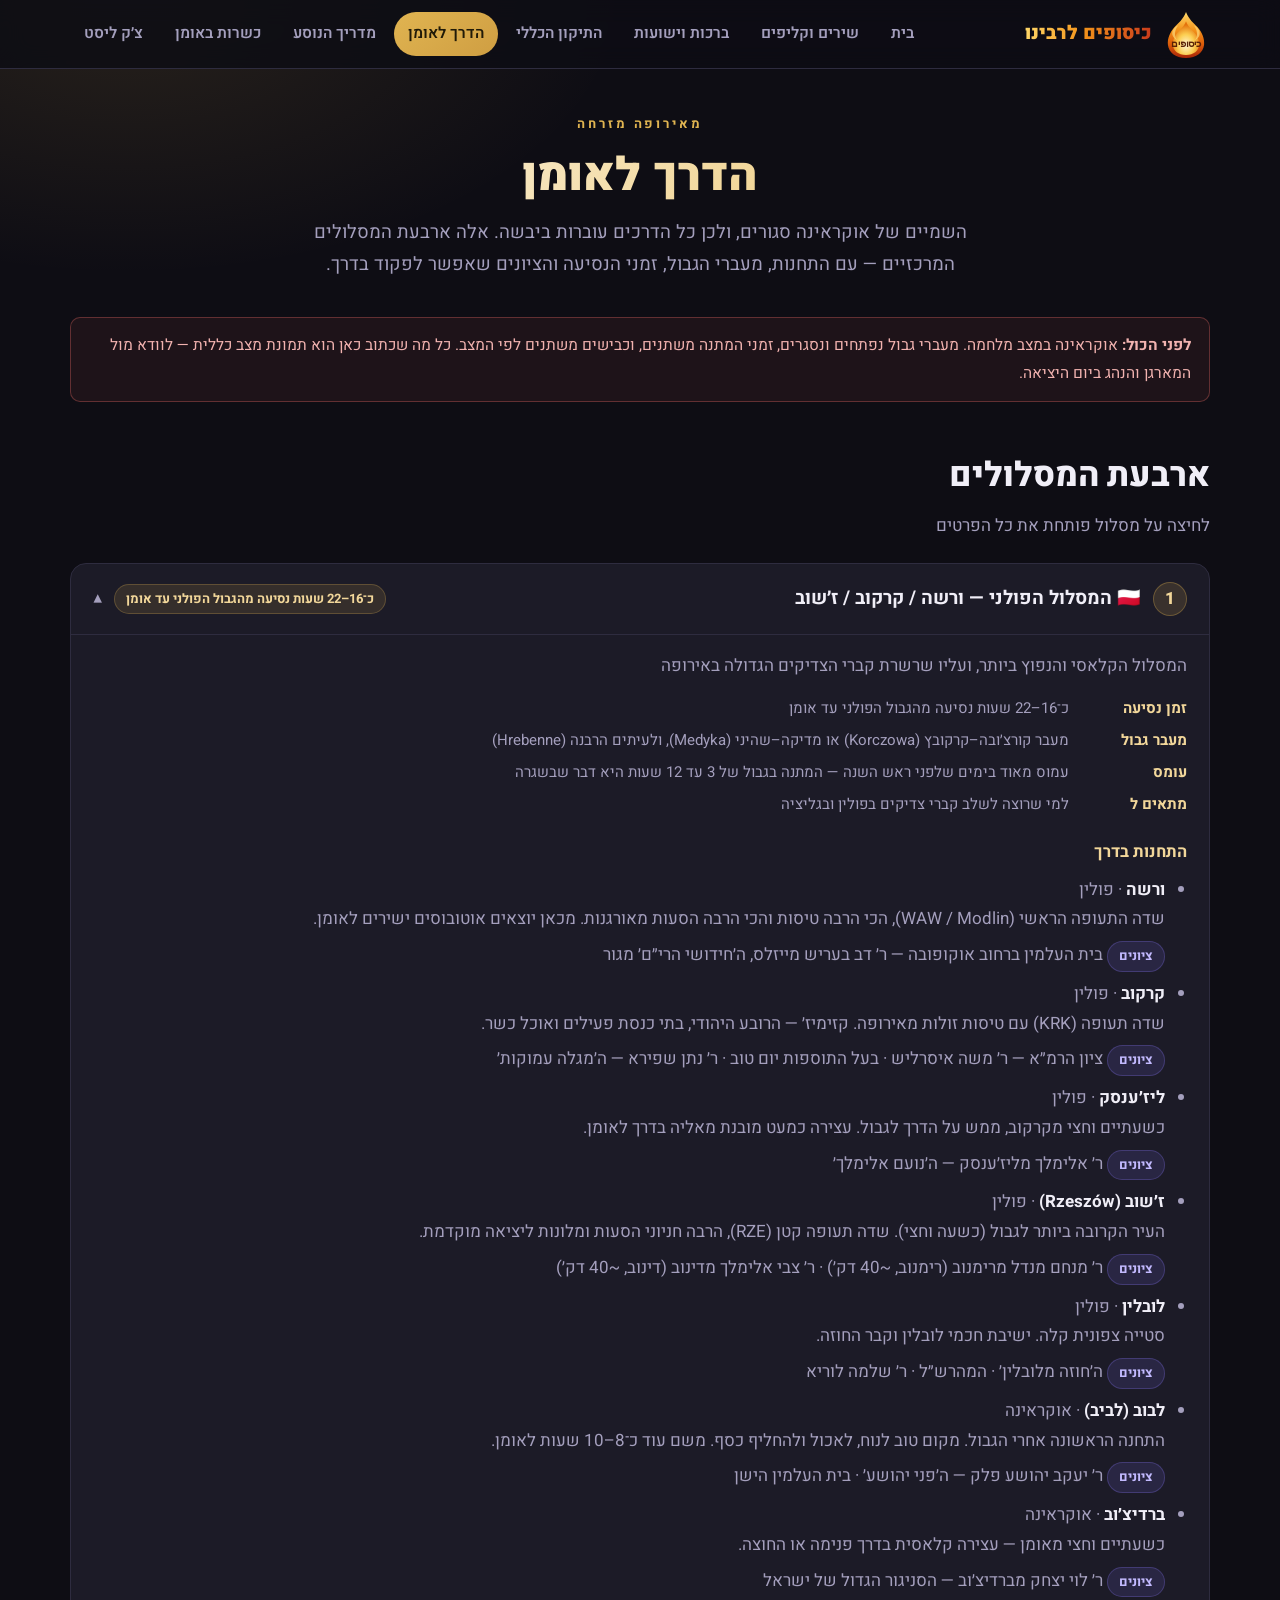
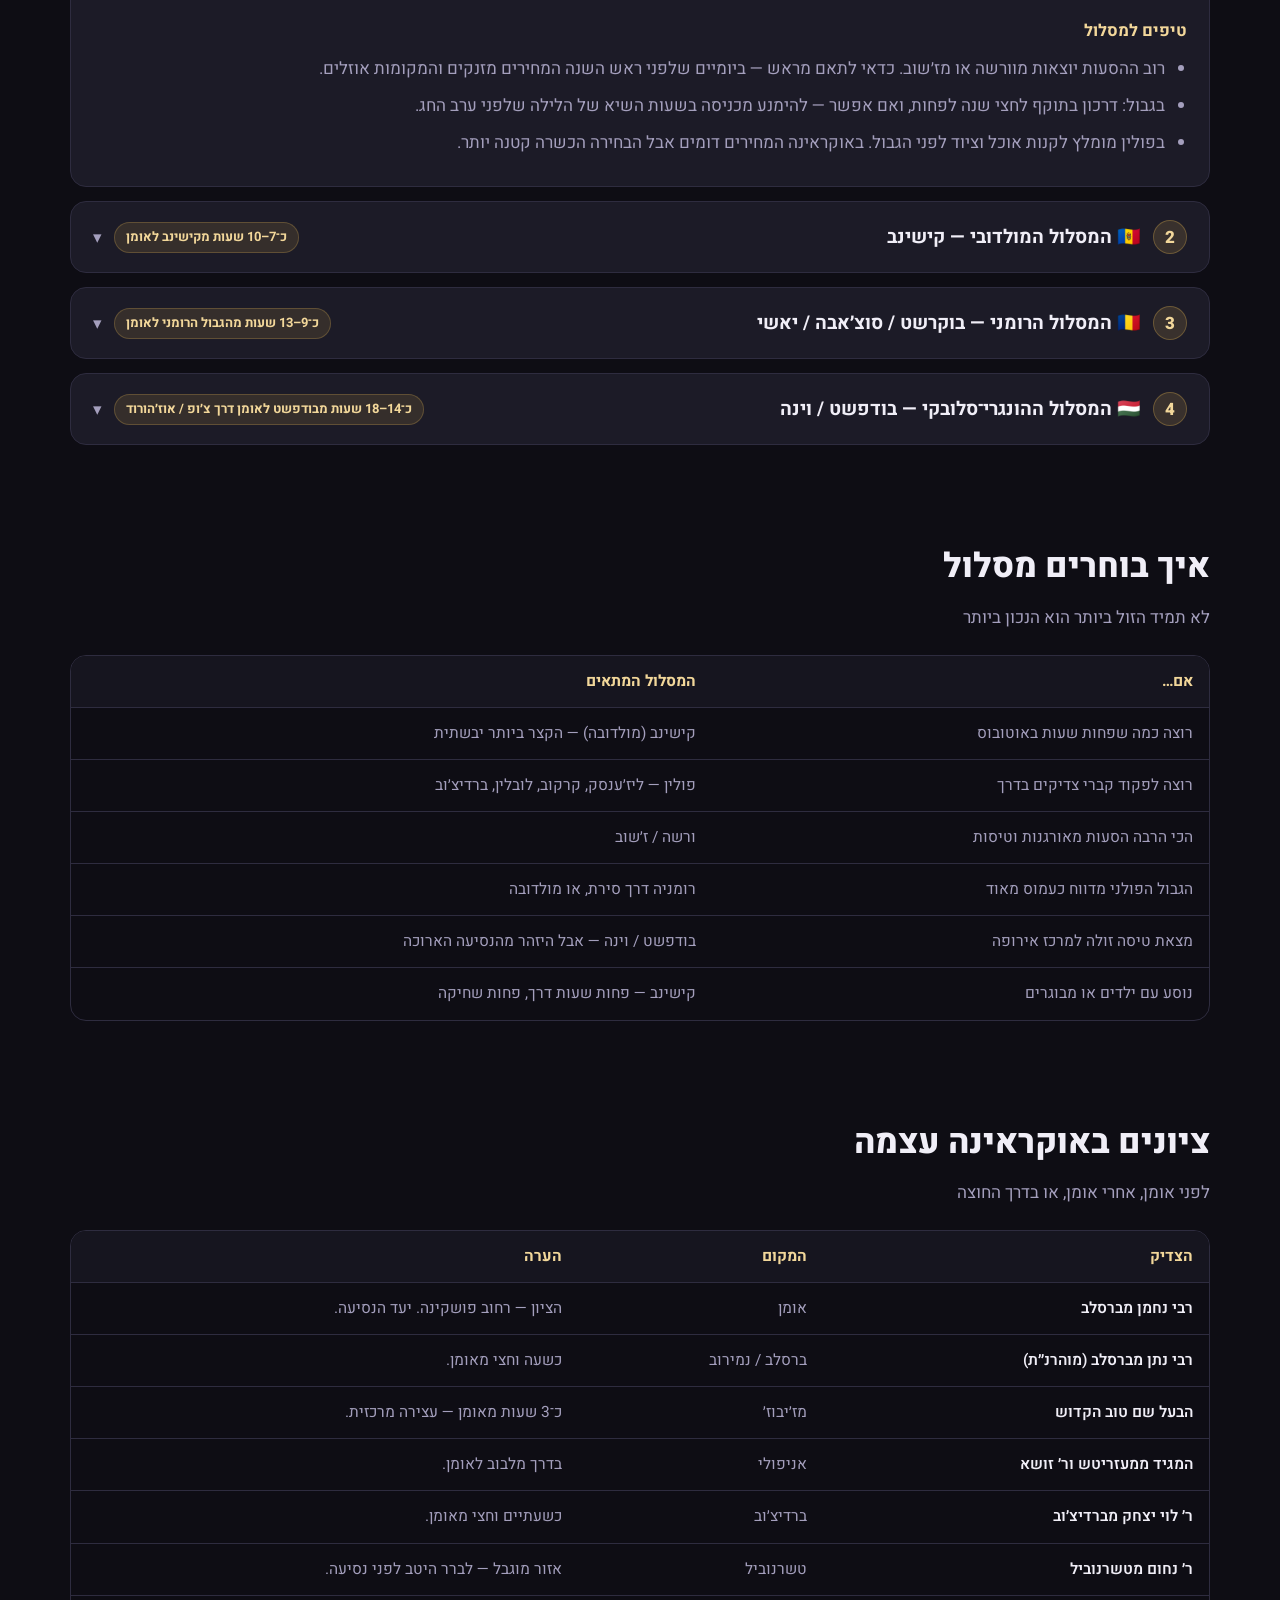
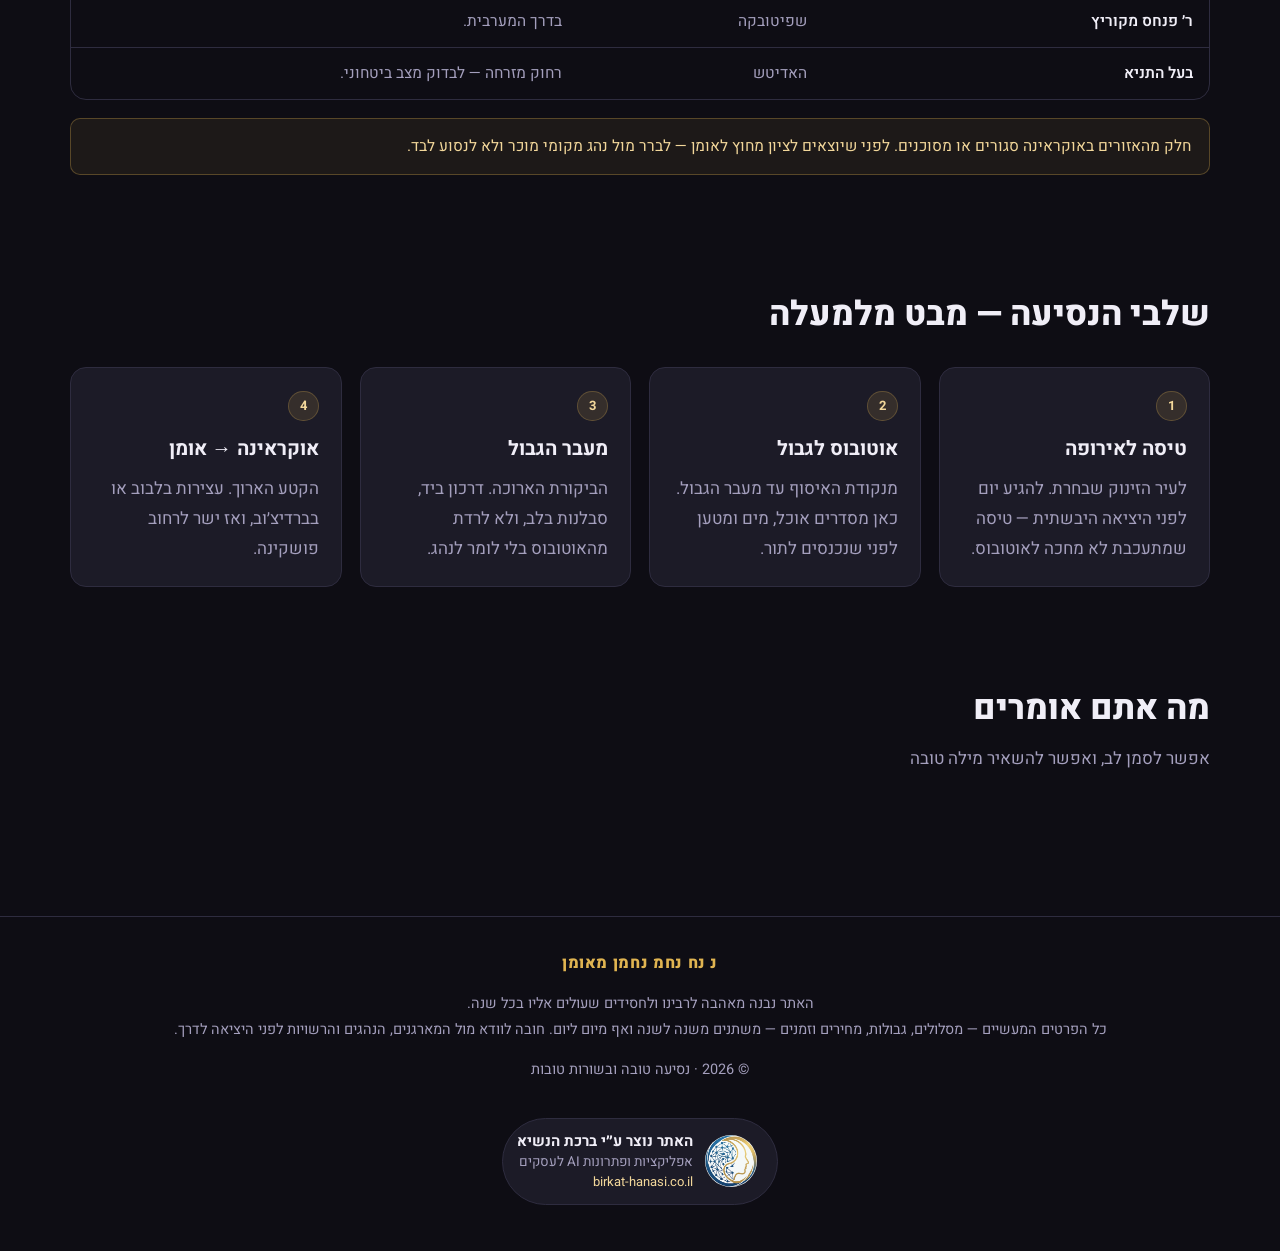
<file: route.html>
<!DOCTYPE html>
<html lang="he" dir="rtl">
<head>
<meta charset="utf-8">
<meta name="viewport" content="width=device-width, initial-scale=1">
<title>הדרך לאומן · מסלולים דרך אירופה</title>
<meta name="description" content="ארבעה מסלולי נסיעה לאומן דרך פולין, מולדובה, רומניה והונגריה — תחנות, מעברי גבול, זמני נסיעה וקברי צדיקים.">
<meta property="og:type" content="website">
<meta property="og:url" content="https://shayh22.github.io/rabbi-nachman/route.html">
<meta property="og:title" content="הדרך לאומן · מסלולים דרך אירופה">
<meta property="og:description" content="ארבעה מסלולי נסיעה לאומן דרך פולין, מולדובה, רומניה והונגריה — תחנות, מעברי גבול, זמני נסיעה וקברי צדיקים.">
<meta property="og:image" content="https://shayh22.github.io/rabbi-nachman/assets/img/share.jpg">
<meta property="og:image:width" content="1200">
<meta property="og:image:height" content="630">
<meta property="og:image:type" content="image/jpeg">
<meta property="og:image:alt" content="כיסופים לרבינו — סמל הלהבה">
<meta property="og:site_name" content="כיסופים לרבינו">
<meta property="og:locale" content="he_IL">
<meta name="twitter:card" content="summary_large_image">
<meta name="twitter:title" content="הדרך לאומן · מסלולים דרך אירופה">
<meta name="twitter:description" content="ארבעה מסלולי נסיעה לאומן דרך פולין, מולדובה, רומניה והונגריה — תחנות, מעברי גבול, זמני נסיעה וקברי צדיקים.">
<meta name="twitter:image" content="https://shayh22.github.io/rabbi-nachman/assets/img/share.jpg">
<link rel="canonical" href="https://shayh22.github.io/rabbi-nachman/route.html">
<script type="application/ld+json">
{
 "@context": "https://schema.org",
 "@graph": [
  {
   "@type": "Article",
   "headline": "הדרך לאומן — מסלולי נסיעה דרך אירופה",
   "description": "ארבעה מסלולים יבשתיים לאומן: פולין, מולדובה, רומניה והונגריה. תחנות, מעברי גבול, זמני נסיעה וקברי צדיקים.",
   "inLanguage": "he",
   "articleSection": "נסיעה לאומן",
   "isPartOf": {
    "@id": "https://shayh22.github.io/rabbi-nachman/#website"
   },
   "mainEntityOfPage": "https://shayh22.github.io/rabbi-nachman/route.html",
   "image": "https://shayh22.github.io/rabbi-nachman/assets/img/share.jpg",
   "author": {
    "@type": "Organization",
    "name": "כיסופים לרבינו"
   },
   "publisher": {
    "@type": "Organization",
    "name": "כיסופים לרבינו",
    "logo": {
     "@type": "ImageObject",
     "url": "https://shayh22.github.io/rabbi-nachman/assets/img/kisufim-mark.svg"
    }
   }
  }
 ]
}
</script>
<link rel="icon" href="assets/img/kisufim-mark.svg">
<link href="https://fonts.googleapis.com/css2?family=Heebo:wght@400;600;800;900&display=swap" rel="stylesheet">
<link rel="stylesheet" href="assets/css/style.css">
</head>
<body data-page="route">
<header class="topbar">
  <div class="topbar-inner">
    <a class="brand" href="index.html">
      <img class="brand-mark" src="assets/img/kisufim-mark.svg" alt="" width="48" height="48">
      <span class="brand-name">כיסופים לרבינו</span>
    </a>
    <nav class="mainnav">
      <a data-nav="home" href="index.html">בית</a>
      <a data-nav="songs" href="songs.html">שירים וקליפים</a>
      <a data-nav="yeshuot" href="yeshuot.html">ברכות וישועות</a>
      <a data-nav="tikkun" href="tikkun.html">התיקון הכללי</a>
      <a data-nav="route" href="route.html">הדרך לאומן</a>
      <a data-nav="guide" href="guide.html">מדריך הנוסע</a>
      <a data-nav="kashrut" href="kashrut.html">כשרות באומן</a>
      <a data-nav="checklist" href="checklist.html">צ׳ק ליסט</a>
    </nav>
  </div>
</header>

<main id="app" class="wrap">
  <section class="hero" style="padding:44px 0 18px">
    <div class="eyebrow">מאירופה מזרחה</div>
    <h1 style="font-size:clamp(30px,5vw,46px)">הדרך לאומן</h1>
    <p class="lead">
      השמיים של אוקראינה סגורים, ולכן כל הדרכים עוברות ביבשה. אלה ארבעת המסלולים המרכזיים —
      עם התחנות, מעברי הגבול, זמני הנסיעה והציונים שאפשר לפקוד בדרך.
    </p>
  </section>

  <div class="note warn">
    <strong>לפני הכול:</strong> אוקראינה במצב מלחמה. מעברי גבול נפתחים ונסגרים, זמני המתנה משתנים,
    וכבישים משתנים לפי המצב. כל מה שכתוב כאן הוא תמונת מצב כללית — לוודא מול המארגן והנהג ביום היציאה.
  </div>

  <section class="block" style="padding-top:26px">
    <div class="section-head">
      <h2>ארבעת המסלולים</h2>
      <p>לחיצה על מסלול פותחת את כל הפרטים</p>
    </div>
    <div class="route-legs" id="routes"><article class="leg open" id="poland"><div class="leg-head"><span class="num">1</span><h3>🇵🇱 המסלול הפולני — ורשה / קרקוב / ז׳שוב</h3><span class="pill">כ־16–22 שעות נסיעה מהגבול הפולני עד אומן</span><span class="arrow">▾</span></div><div class="leg-body"><p style="color:var(--muted);margin:16px 0 0">המסלול הקלאסי והנפוץ ביותר, ועליו שרשרת קברי הצדיקים הגדולה באירופה</p><div class="kv"><div><b>זמן נסיעה</b><span>כ־16–22 שעות נסיעה מהגבול הפולני עד אומן</span></div><div><b>מעבר גבול</b><span>מעבר קורצ׳ובה–קרקובץ (Korczowa) או מדיקה–שהיני (Medyka), ולעיתים הרבנה (Hrebenne)</span></div><div><b>עומס</b><span>עמוס מאוד בימים שלפני ראש השנה — המתנה בגבול של 3 עד 12 שעות היא דבר שבשגרה</span></div><div><b>מתאים ל</b><span>למי שרוצה לשלב קברי צדיקים בפולין ובגליציה</span></div></div><h4>התחנות בדרך</h4><ul><li><strong>ורשה</strong> · פולין<br>שדה התעופה הראשי (WAW / Modlin), הכי הרבה טיסות והכי הרבה הסעות מאורגנות. מכאן יוצאים אוטובוסים ישירים לאומן.<div style="margin-top:6px"><span class="pill violet">ציונים</span> בית העלמין ברחוב אוקופובה — ר׳ דב בעריש מייזלס, ה׳חידושי הרי״ם׳ מגור</div></li><li><strong>קרקוב</strong> · פולין<br>שדה תעופה (KRK) עם טיסות זולות מאירופה. קזימיז׳ — הרובע היהודי, בתי כנסת פעילים ואוכל כשר.<div style="margin-top:6px"><span class="pill violet">ציונים</span> ציון הרמ״א — ר׳ משה איסרליש · בעל התוספות יום טוב · ר׳ נתן שפירא — ה׳מגלה עמוקות׳</div></li><li><strong>ליז׳ענסק</strong> · פולין<br>כשעתיים וחצי מקרקוב, ממש על הדרך לגבול. עצירה כמעט מובנת מאליה בדרך לאומן.<div style="margin-top:6px"><span class="pill violet">ציונים</span> ר׳ אלימלך מליז׳ענסק — ה׳נועם אלימלך׳</div></li><li><strong>ז׳שוב (Rzeszów)</strong> · פולין<br>העיר הקרובה ביותר לגבול (כשעה וחצי). שדה תעופה קטן (RZE), הרבה חניוני הסעות ומלונות ליציאה מוקדמת.<div style="margin-top:6px"><span class="pill violet">ציונים</span> ר׳ מנחם מנדל מרימנוב (רימנוב, ~40 דק׳) · ר׳ צבי אלימלך מדינוב (דינוב, ~40 דק׳)</div></li><li><strong>לובלין</strong> · פולין<br>סטייה צפונית קלה. ישיבת חכמי לובלין וקבר החוזה.<div style="margin-top:6px"><span class="pill violet">ציונים</span> ה׳חוזה מלובלין׳ · המהרש״ל · ר׳ שלמה לוריא</div></li><li><strong>לבוב (לביב)</strong> · אוקראינה<br>התחנה הראשונה אחרי הגבול. מקום טוב לנוח, לאכול ולהחליף כסף. משם עוד כ־8–10 שעות לאומן.<div style="margin-top:6px"><span class="pill violet">ציונים</span> ר׳ יעקב יהושע פלק — ה׳פני יהושע׳ · בית העלמין הישן</div></li><li><strong>ברדיצ׳וב</strong> · אוקראינה<br>כשעתיים וחצי מאומן — עצירה קלאסית בדרך פנימה או החוצה.<div style="margin-top:6px"><span class="pill violet">ציונים</span> ר׳ לוי יצחק מברדיצ׳וב — הסניגור הגדול של ישראל</div></li></ul><h4>טיפים למסלול</h4><ul><li>רוב ההסעות יוצאות מוורשה או מז׳שוב. כדאי לתאם מראש — ביומיים שלפני ראש השנה המחירים מזנקים והמקומות אוזלים.</li><li>בגבול: דרכון בתוקף לחצי שנה לפחות, ואם אפשר — להימנע מכניסה בשעות השיא של הלילה שלפני ערב החג.</li><li>בפולין מומלץ לקנות אוכל וציוד לפני הגבול. באוקראינה המחירים דומים אבל הבחירה הכשרה קטנה יותר.</li></ul></div></article><article class="leg" id="moldova"><div class="leg-head"><span class="num">2</span><h3>🇲🇩 המסלול המולדובי — קישינב</h3><span class="pill">כ־7–10 שעות מקישינב לאומן</span><span class="arrow">▾</span></div><div class="leg-body"><p style="color:var(--muted);margin:16px 0 0">המסלול הקצר ביותר יבשתית — הכי פחות שעות אוטובוס</p><div class="kv"><div><b>זמן נסיעה</b><span>כ־7–10 שעות מקישינב לאומן</span></div><div><b>מעבר גבול</b><span>מעברי פלנקה / קריבה / מוגילב־פודולסק</span></div><div><b>עומס</b><span>עמוס מאוד סביב החג, אבל הדרך קצרה משמעותית מפולין</span></div><div><b>מתאים ל</b><span>למי שרוצה למזער את זמן הנסיעה היבשתית</span></div></div><h4>התחנות בדרך</h4><ul><li><strong>קישינב</strong> · מולדובה<br>שדה תעופה (KIV) עם טיסות מאירופה ומישראל בעונה. בעיר קהילה יהודית פעילה, בית חב״ד ואוכל כשר.<div style="margin-top:6px"><span class="pill violet">ציונים</span> בית העלמין היהודי בקישינב · קברי קדושי הפוגרום (תרס״ג)</div></li><li><strong>מוגילב־פודולסק</strong> · אוקראינה<br>עיר הגבול הראשונה בצד האוקראיני, על נהר הדניסטר.</li><li><strong>ברסלב (Bratslav)</strong> · אוקראינה<br>העיר שעל שמה נקראים החסידים. כשעה וחצי מאומן — עצירה בעלת משמעות עצומה למי שבא לרבי.<div style="margin-top:6px"><span class="pill violet">ציונים</span> ר׳ נתן מברסלב (מוהרנ״ת) — בעיר נמירוב הסמוכה · בית מדרשו של רבינו בברסלב</div></li><li><strong>אומן</strong> · אוקראינה<br>היעד. ציון רבי נחמן ברחוב פושקינה, ליד אגם סופיה.<div style="margin-top:6px"><span class="pill violet">ציונים</span> ציון רבינו הקדוש ר׳ נחמן מברסלב זיע״א</div></li></ul><h4>טיפים למסלול</h4><ul><li>רבים מעדיפים את המסלול הזה דווקא בחזרה — פחות עומס בגבול ביציאה.</li><li>כדאי להצטייד בלאי (Lei) מולדובי מזומן לתשלומים קטנים בדרך, ובגריבנה אוקראינית לאחר הגבול.</li><li>יש הסעות ישירות משדה התעופה בקישינב לאומן — לוודא שהנהג מחכה גם אם הטיסה מתעכבת.</li></ul></div></article><article class="leg" id="romania"><div class="leg-head"><span class="num">3</span><h3>🇷🇴 המסלול הרומני — בוקרשט / סוצ׳אבה / יאשי</h3><span class="pill">כ־9–13 שעות מהגבול הרומני לאומן</span><span class="arrow">▾</span></div><div class="leg-body"><p style="color:var(--muted);margin:16px 0 0">מסלול חלופי טוב כשהגבול הפולני עמוס, ועובר בערי הצדיקים של מרמורש ובוקובינה</p><div class="kv"><div><b>זמן נסיעה</b><span>כ־9–13 שעות מהגבול הרומני לאומן</span></div><div><b>מעבר גבול</b><span>מעבר סירת (Siret) לצ׳רנוביץ, או אלביצה (Albița) דרך מולדובה</span></div><div><b>עומס</b><span>פחות עמוס מפולין, אבל פחות הסעות מאורגנות</span></div><div><b>מתאים ל</b><span>למי שרוצה לשלב את קברי צדיקי טרנסילבניה ובוקובינה</span></div></div><h4>התחנות בדרך</h4><ul><li><strong>בוקרשט</strong> · רומניה<br>שדה תעופה גדול (OTP) עם טיסות זולות. קהילה יהודית, בית כנסת ואוכל כשר.</li><li><strong>סיגט (Sighet)</strong> · רומניה<br>אזור מרמורש — סטייה משמעותית, אבל למי שמחפש את צדיקי הונגריה זו ההזדמנות.<div style="margin-top:6px"><span class="pill violet">ציונים</span> ר׳ יקותיאל יהודה טייטלבוים — ה׳ייטב לב׳ · ר׳ חנניה יום טוב ליפא — ה׳קדושת יום טוב׳</div></li><li><strong>סוצ׳אבה</strong> · רומניה<br>העיר הרומנית הקרובה לגבול סירת. שדה תעופה קטן (SCV).</li><li><strong>צ׳רנוביץ (Chernivtsi)</strong> · אוקראינה<br>התחנה הראשונה אחרי הגבול. עיר יפה עם עבר יהודי גדול.<div style="margin-top:6px"><span class="pill violet">ציונים</span> בית העלמין היהודי הגדול · סדיגורא (Sadhora) הסמוכה — בית מדרשו של ר׳ ישראל מרוז׳ין</div></li><li><strong>אומן</strong> · אוקראינה<br>כ־7 שעות מצ׳רנוביץ.<div style="margin-top:6px"><span class="pill violet">ציונים</span> ציון רבינו הקדוש</div></li></ul><h4>טיפים למסלול</h4><ul><li>המסלול הזה מצוין כשמדווח על תור ארוך במיוחד בגבול הפולני.</li><li>בסירת התור בדרך כלל קצר יותר, אבל שעות הפעילות והבדיקות משתנות — לוודא ביום הנסיעה.</li><li>פחות תחבורה ציבורית — עדיף מונית/ואן שסגורים מראש.</li></ul></div></article><article class="leg" id="hungary"><div class="leg-head"><span class="num">4</span><h3>🇭🇺 המסלול ההונגרי־סלובקי — בודפשט / וינה</h3><span class="pill">כ־14–18 שעות מבודפשט לאומן דרך צ׳ופ / אוז׳הורוד</span><span class="arrow">▾</span></div><div class="leg-body"><p style="color:var(--muted);margin:16px 0 0">לחובבי קברי הצדיקים של הונגריה, ולמי שמצא טיסה זולה למרכז אירופה</p><div class="kv"><div><b>זמן נסיעה</b><span>כ־14–18 שעות מבודפשט לאומן דרך צ׳ופ / אוז׳הורוד</span></div><div><b>מעבר גבול</b><span>מעבר זאהוני–צ׳ופ (Záhony–Chop)</span></div><div><b>עומס</b><span>מעבר קטן יחסית — יכול להיות מהיר, ויכול להיתקע</span></div><div><b>מתאים ל</b><span>לשילוב וינה, בודפשט וקברי צדיקי הונגריה בדרך</span></div></div><h4>התחנות בדרך</h4><ul><li><strong>וינה</strong> · אוסטריה<br>צומת טיסות מרכזי (VIE). קהילה גדולה, אוכל כשר בשפע ברובע ה־2.<div style="margin-top:6px"><span class="pill violet">ציונים</span> בית העלמין צנטרלפרידהוף — חלקה יהודית · ר׳ שמשון וורטהיימר</div></li><li><strong>ברטיסלבה (פרשבורג)</strong> · סלובקיה<br>כשעה מוינה — עצירה קצרה ומשמעותית.<div style="margin-top:6px"><span class="pill violet">ציונים</span> ה׳חתם סופר׳ — ר׳ משה סופר, במתחם המאוזוליאום</div></li><li><strong>בודפשט</strong> · הונגריה<br>שדה תעופה (BUD) עם טיסות זולות מכל אירופה. מלונות זולים ואוכל כשר.<div style="margin-top:6px"><span class="pill violet">ציונים</span> בית העלמין בקוזמה · קאליב (Kálló) הסמוכה — ר׳ יצחק אייזיק טויב</div></li><li><strong>מוקצ׳בו (Mukachevo)</strong> · אוקראינה<br>התחנה הראשונה בצד האוקראיני, בירת מונקאטש ההיסטורית.<div style="margin-top:6px"><span class="pill violet">ציונים</span> ר׳ חיים אלעזר שפירא — ה׳מנחת אלעזר׳ ממונקאטש</div></li><li><strong>אומן</strong> · אוקראינה<br>עוד כ־10–12 שעות נסיעה מזרחה.<div style="margin-top:6px"><span class="pill violet">ציונים</span> ציון רבינו הקדוש</div></li></ul><h4>טיפים למסלול</h4><ul><li>הקטע האוקראיני של המסלול הזה ארוך והכבישים בהרי הקרפטים איטיים — לא לתכנן הגעה ברגע האחרון.</li><li>בודפשט ווינה מצוינות ללינת ביניים לפני זינוק ארוך מזרחה.</li></ul></div></article></div>
  </section>

  <section class="block">
    <div class="section-head">
      <h2>איך בוחרים מסלול</h2>
      <p>לא תמיד הזול ביותר הוא הנכון ביותר</p>
    </div>
    <div class="table-wrap">
      <table>
        <thead>
          <tr><th>אם…</th><th>המסלול המתאים</th></tr>
        </thead>
        <tbody>
          <tr><td>רוצה כמה שפחות שעות באוטובוס</td><td>קישינב (מולדובה) — הקצר ביותר יבשתית</td></tr>
          <tr><td>רוצה לפקוד קברי צדיקים בדרך</td><td>פולין — ליז׳ענסק, קרקוב, לובלין, ברדיצ׳וב</td></tr>
          <tr><td>הכי הרבה הסעות מאורגנות וטיסות</td><td>ורשה / ז׳שוב</td></tr>
          <tr><td>הגבול הפולני מדווח כעמוס מאוד</td><td>רומניה דרך סירת, או מולדובה</td></tr>
          <tr><td>מצאת טיסה זולה למרכז אירופה</td><td>בודפשט / וינה — אבל היזהר מהנסיעה הארוכה</td></tr>
          <tr><td>נוסע עם ילדים או מבוגרים</td><td>קישינב — פחות שעות דרך, פחות שחיקה</td></tr>
        </tbody>
      </table>
    </div>
  </section>

  <section class="block">
    <div class="section-head">
      <h2>ציונים באוקראינה עצמה</h2>
      <p>לפני אומן, אחרי אומן, או בדרך החוצה</p>
    </div>
    <div class="table-wrap">
      <table>
        <thead><tr><th>הצדיק</th><th>המקום</th><th>הערה</th></tr></thead>
        <tbody id="kivrei-body"><tr><td style="color:var(--text);font-weight:600">רבי נחמן מברסלב</td><td>אומן</td><td>הציון — רחוב פושקינה. יעד הנסיעה.</td></tr><tr><td style="color:var(--text);font-weight:600">רבי נתן מברסלב (מוהרנ״ת)</td><td>ברסלב / נמירוב</td><td>כשעה וחצי מאומן.</td></tr><tr><td style="color:var(--text);font-weight:600">הבעל שם טוב הקדוש</td><td>מז׳יבוז׳</td><td>כ־3 שעות מאומן — עצירה מרכזית.</td></tr><tr><td style="color:var(--text);font-weight:600">המגיד ממעזריטש ור׳ זושא</td><td>אניפולי</td><td>בדרך מלבוב לאומן.</td></tr><tr><td style="color:var(--text);font-weight:600">ר׳ לוי יצחק מברדיצ׳וב</td><td>ברדיצ׳וב</td><td>כשעתיים וחצי מאומן.</td></tr><tr><td style="color:var(--text);font-weight:600">ר׳ נחום מטשרנוביל</td><td>טשרנוביל</td><td>אזור מוגבל — לברר היטב לפני נסיעה.</td></tr><tr><td style="color:var(--text);font-weight:600">ר׳ פנחס מקוריץ</td><td>שפיטובקה</td><td>בדרך המערבית.</td></tr><tr><td style="color:var(--text);font-weight:600">בעל התניא</td><td>האדיטש</td><td>רחוק מזרחה — לבדוק מצב ביטחוני.</td></tr></tbody>
      </table>
    </div>
    <div class="note">
      חלק מהאזורים באוקראינה סגורים או מסוכנים. לפני שיוצאים לציון מחוץ לאומן —
      לברר מול נהג מקומי מוכר ולא לנסוע לבד.
    </div>
  </section>

  <section class="block">
    <div class="section-head"><h2>שלבי הנסיעה — מבט מלמעלה</h2></div>
    <div class="grid cols-4">
      <div class="card"><span class="pill">1</span><h3 style="margin-top:10px">טיסה לאירופה</h3><p>לעיר הזינוק שבחרת. להגיע יום לפני היציאה היבשתית — טיסה שמתעכבת לא מחכה לאוטובוס.</p></div>
      <div class="card"><span class="pill">2</span><h3 style="margin-top:10px">אוטובוס לגבול</h3><p>מנקודת האיסוף עד מעבר הגבול. כאן מסדרים אוכל, מים ומטען לפני שנכנסים לתור.</p></div>
      <div class="card"><span class="pill">3</span><h3 style="margin-top:10px">מעבר הגבול</h3><p>הביקורת הארוכה. דרכון ביד, סבלנות בלב, ולא לרדת מהאוטובוס בלי לומר לנהג.</p></div>
      <div class="card"><span class="pill">4</span><h3 style="margin-top:10px">אוקראינה → אומן</h3><p>הקטע הארוך. עצירות בלבוב או בברדיצ׳וב, ואז ישר לרחוב פושקינה.</p></div>
    </div>
  </section>

  <section class="block" id="feeds">
    <div class="section-head">
      <h2>מה אתם אומרים</h2>
      <p>אפשר לסמן לב, ואפשר להשאיר מילה טובה</p>
    </div>
    <div class="feeds-row">
      <div class="tells-slot" data-tells="likes" data-theme="dark"></div>
      <div class="tells-slot" data-tells="views" data-theme="dark"></div>
    </div>
    <div class="tells-slot tells-comments" data-tells="comments" data-theme="dark"></div>
  </section>
</main>
<footer class="site">
  <div class="wrap">
    <div class="na-nach">נ נח נחמ נחמן מאומן</div>
    <p>האתר נבנה מאהבה לרבינו ולחסידים שעולים אליו בכל שנה.<br>
      כל הפרטים המעשיים — מסלולים, גבולות, מחירים וזמנים — משתנים משנה לשנה ואף מיום ליום.
      חובה לוודא מול המארגנים, הנהגים והרשויות לפני היציאה לדרך.</p>
    <p style="margin-top:14px">© <span id="year"></span> · נסיעה טובה ובשורות טובות</p>
    <a class="credit" href="https://birkat-hanasi.co.il" target="_blank" rel="noopener">
      <img src="assets/img/birkat-hanasi-logo.png" alt="ברכת הנשיא" width="52" height="52" loading="lazy">
      <span>
        <b>האתר נוצר ע״י ברכת הנשיא</b>
        <em>אפליקציות ופתרונות AI לעסקים</em>
        <span class="credit-url">birkat-hanasi.co.il</span>
      </span>
    </a>
  </div>
</footer>
<script src="https://web-feeds.shayh22.workers.dev/embed.js" data-site="st_d3vwN5gI0ndI" defer></script>
<script src="data/songs.js"></script>
<script src="data/route.js"></script>
<script src="data/checklist.js"></script>
<script src="data/kashrut.js"></script>
<script src="data/yeshuot.js"></script>
<script src="assets/js/site.js"></script>
<script src="assets/js/miniplayer.js"></script>
<script src="assets/js/feeds.js"></script>
<script src="assets/js/router.js"></script>
<script src="assets/js/songs.js"></script>
<script src="assets/js/route.js"></script>
<script src="assets/js/guide.js"></script>
<script src="assets/js/checklist.js"></script>
<script src="assets/js/kashrut.js"></script>
<script src="assets/js/yeshuot.js"></script>
</body>
</html>
</file>
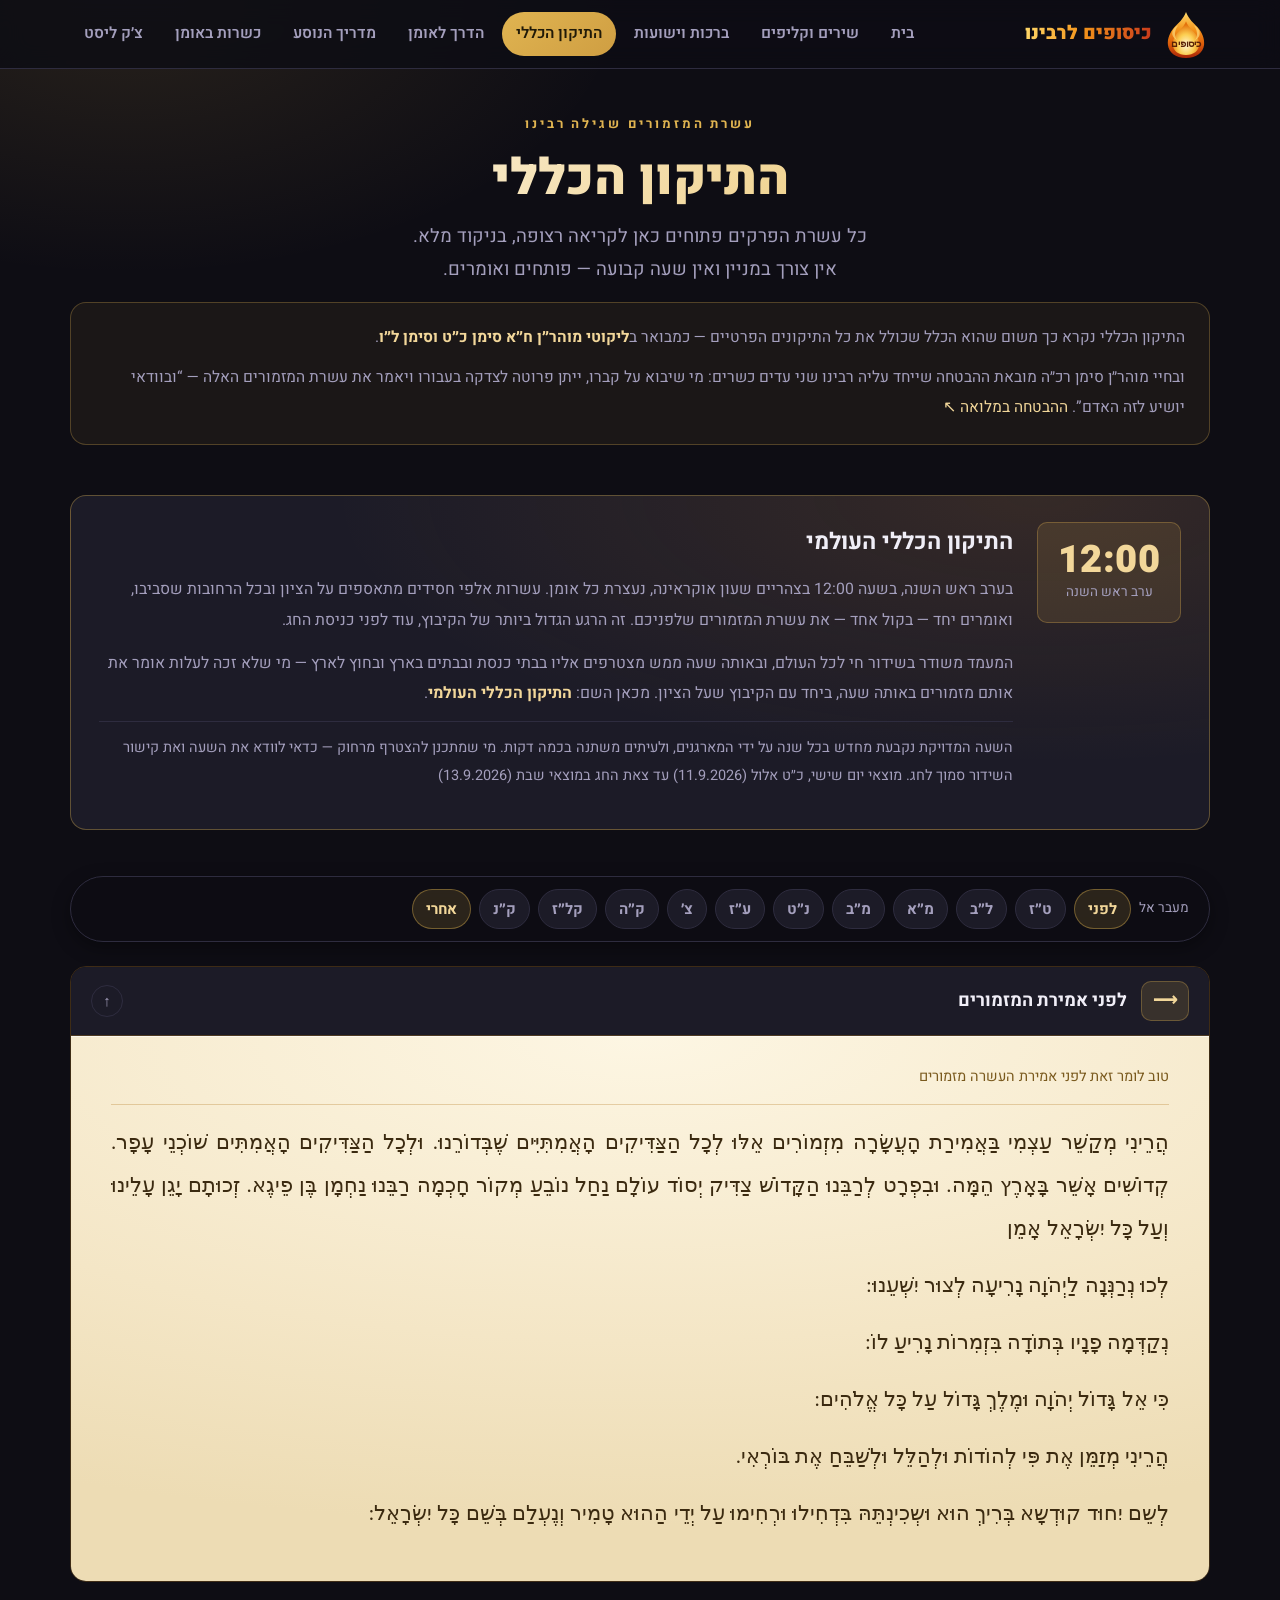
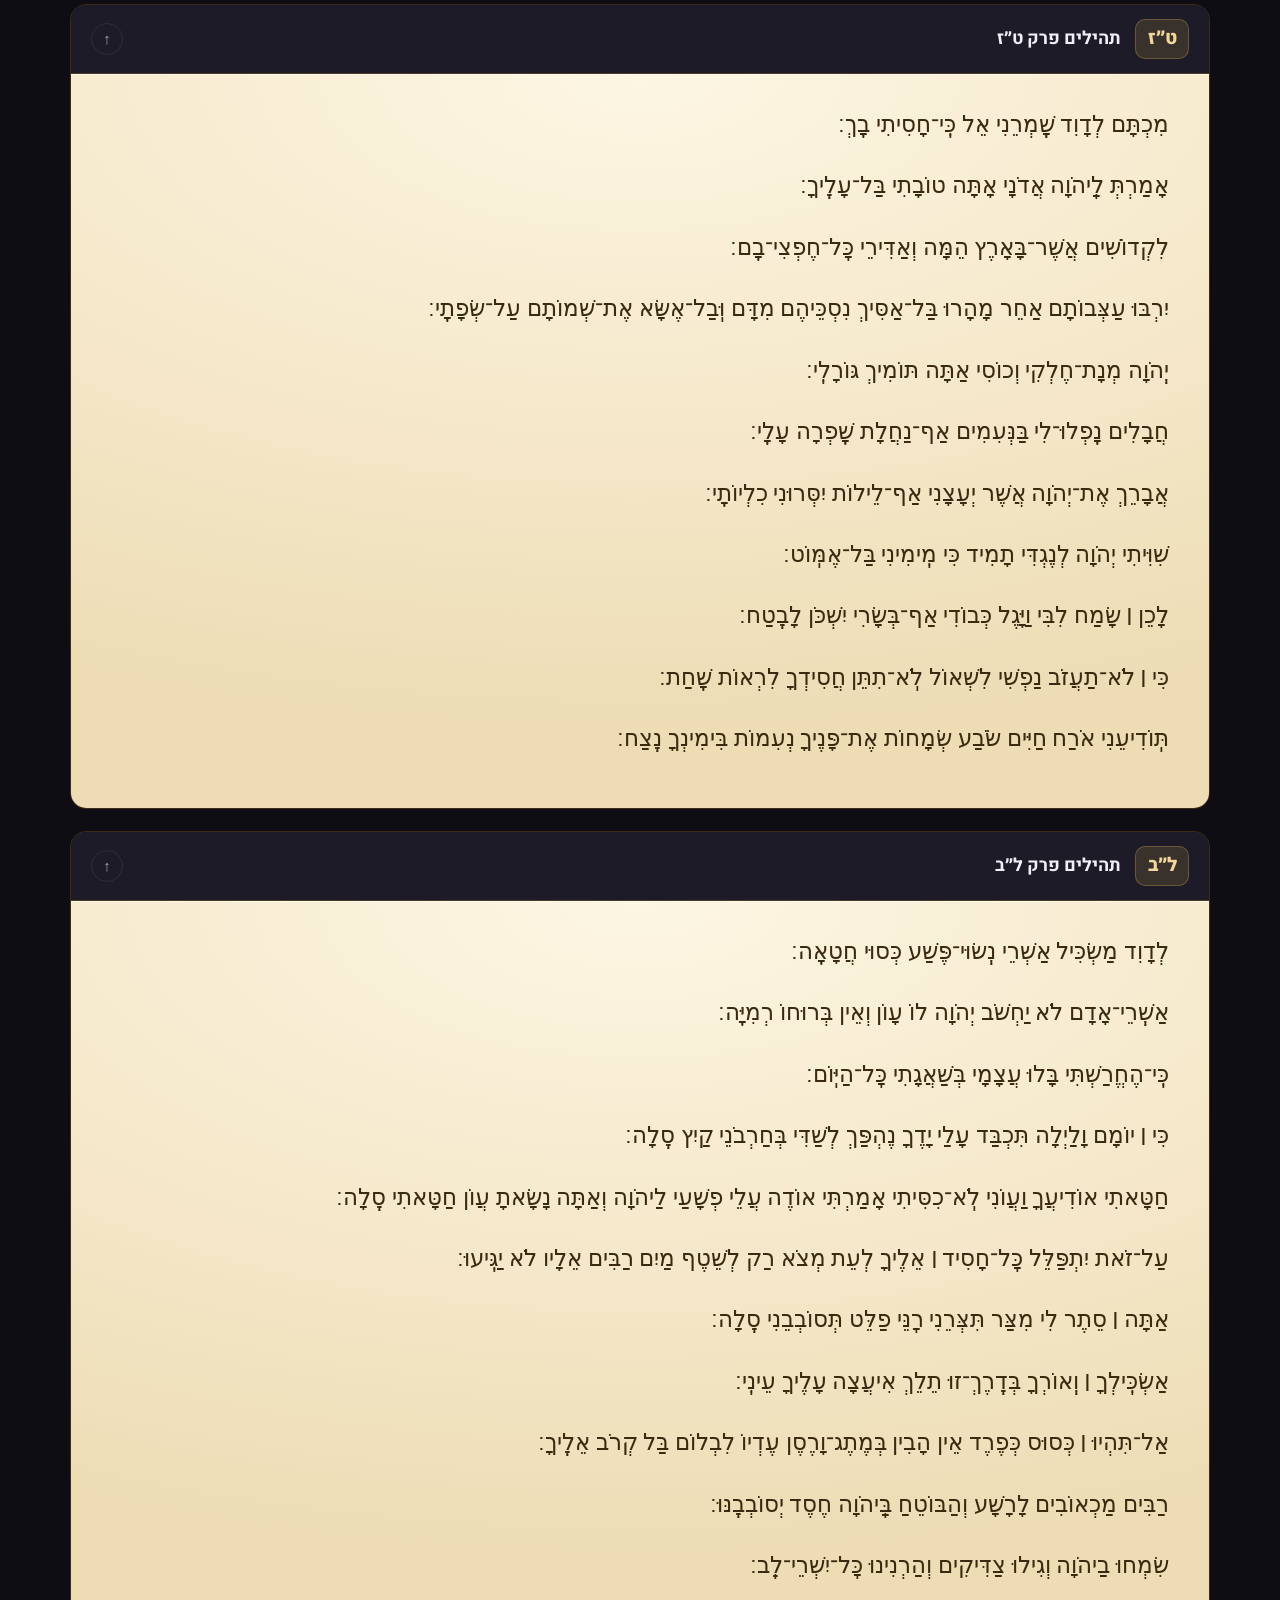
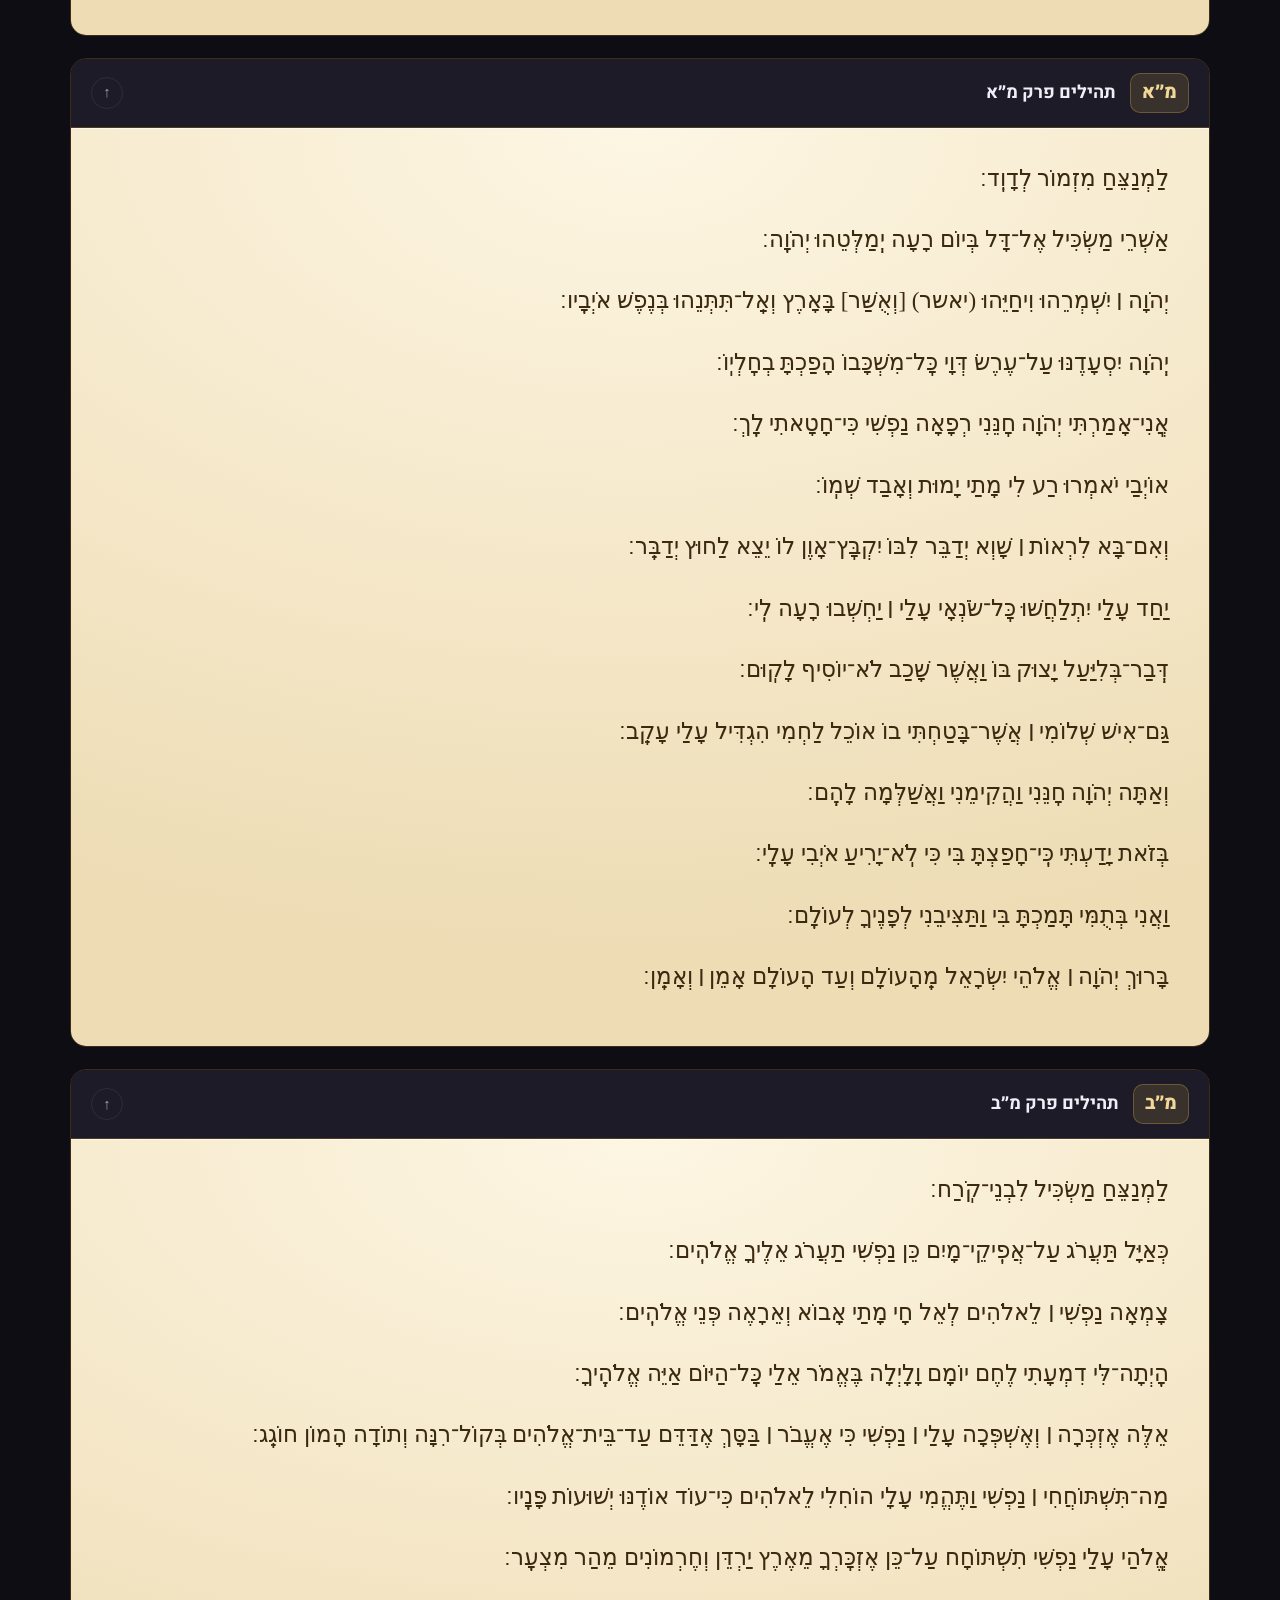
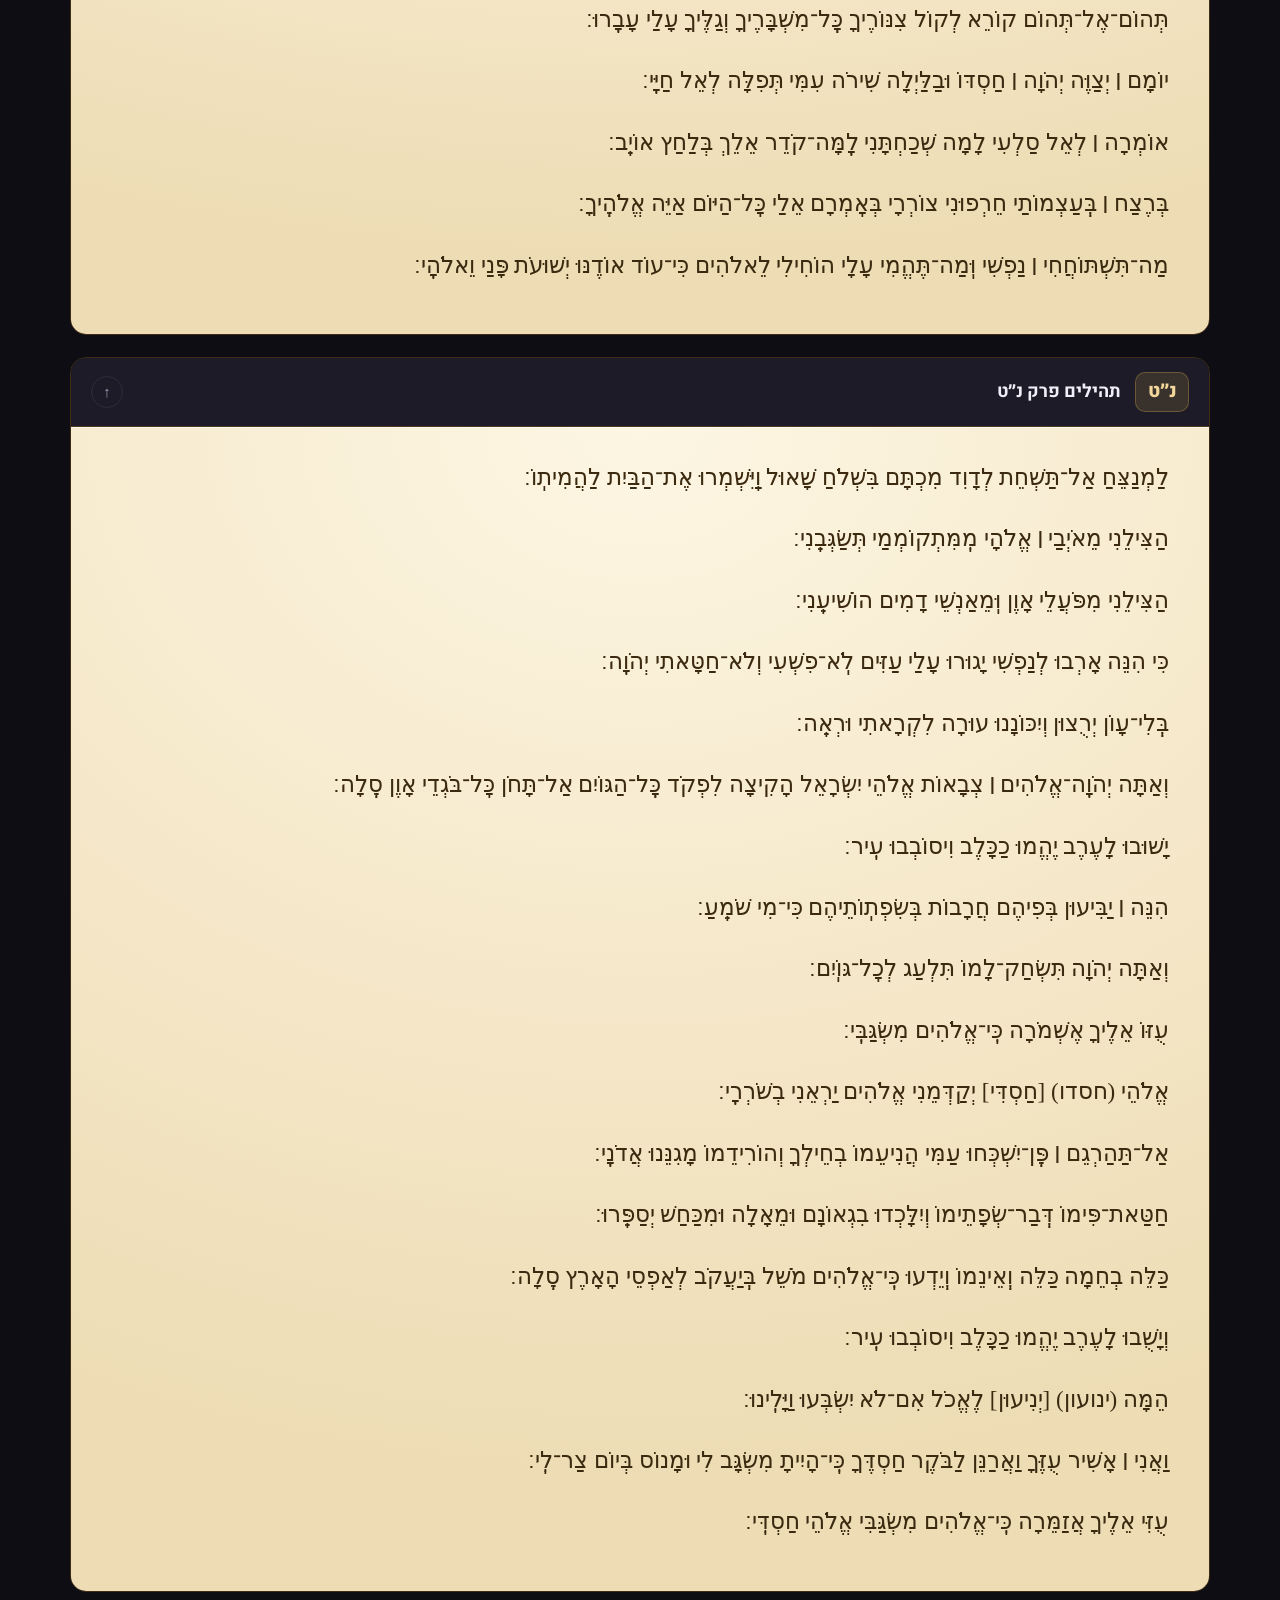
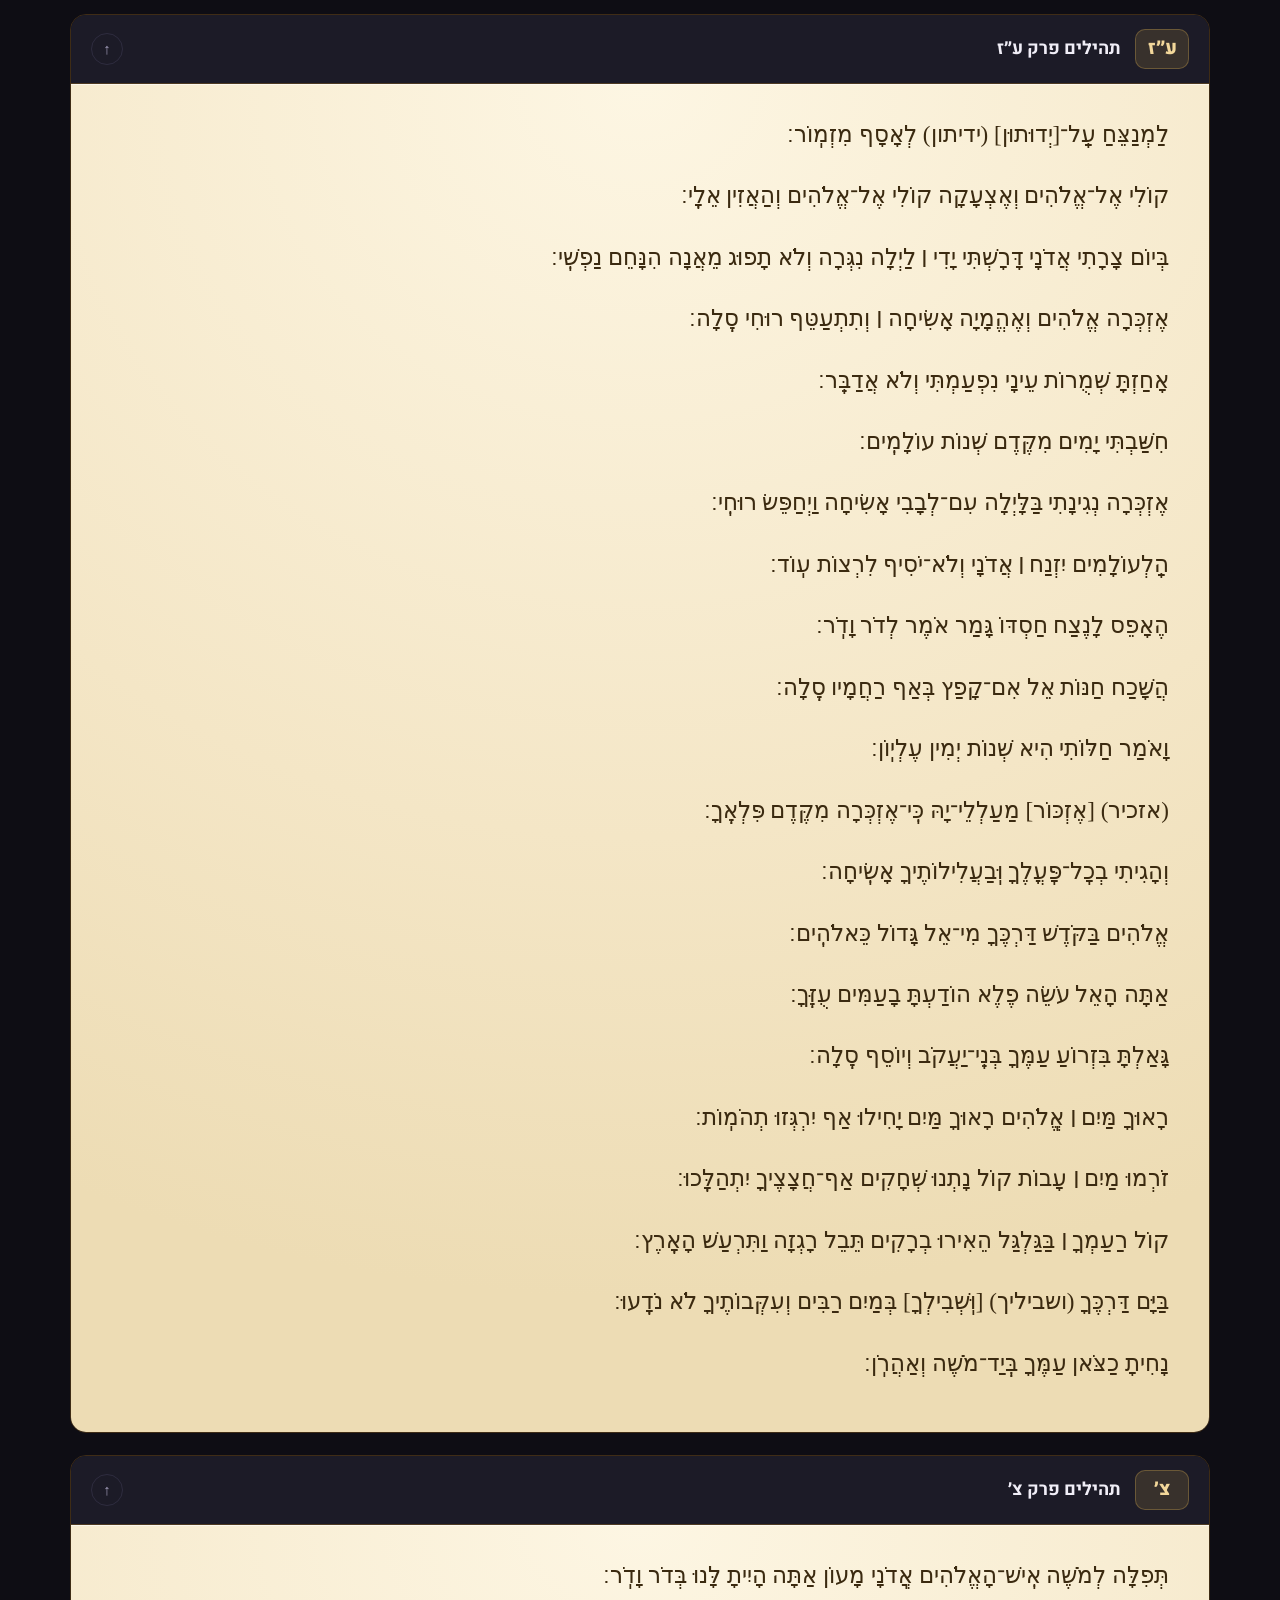
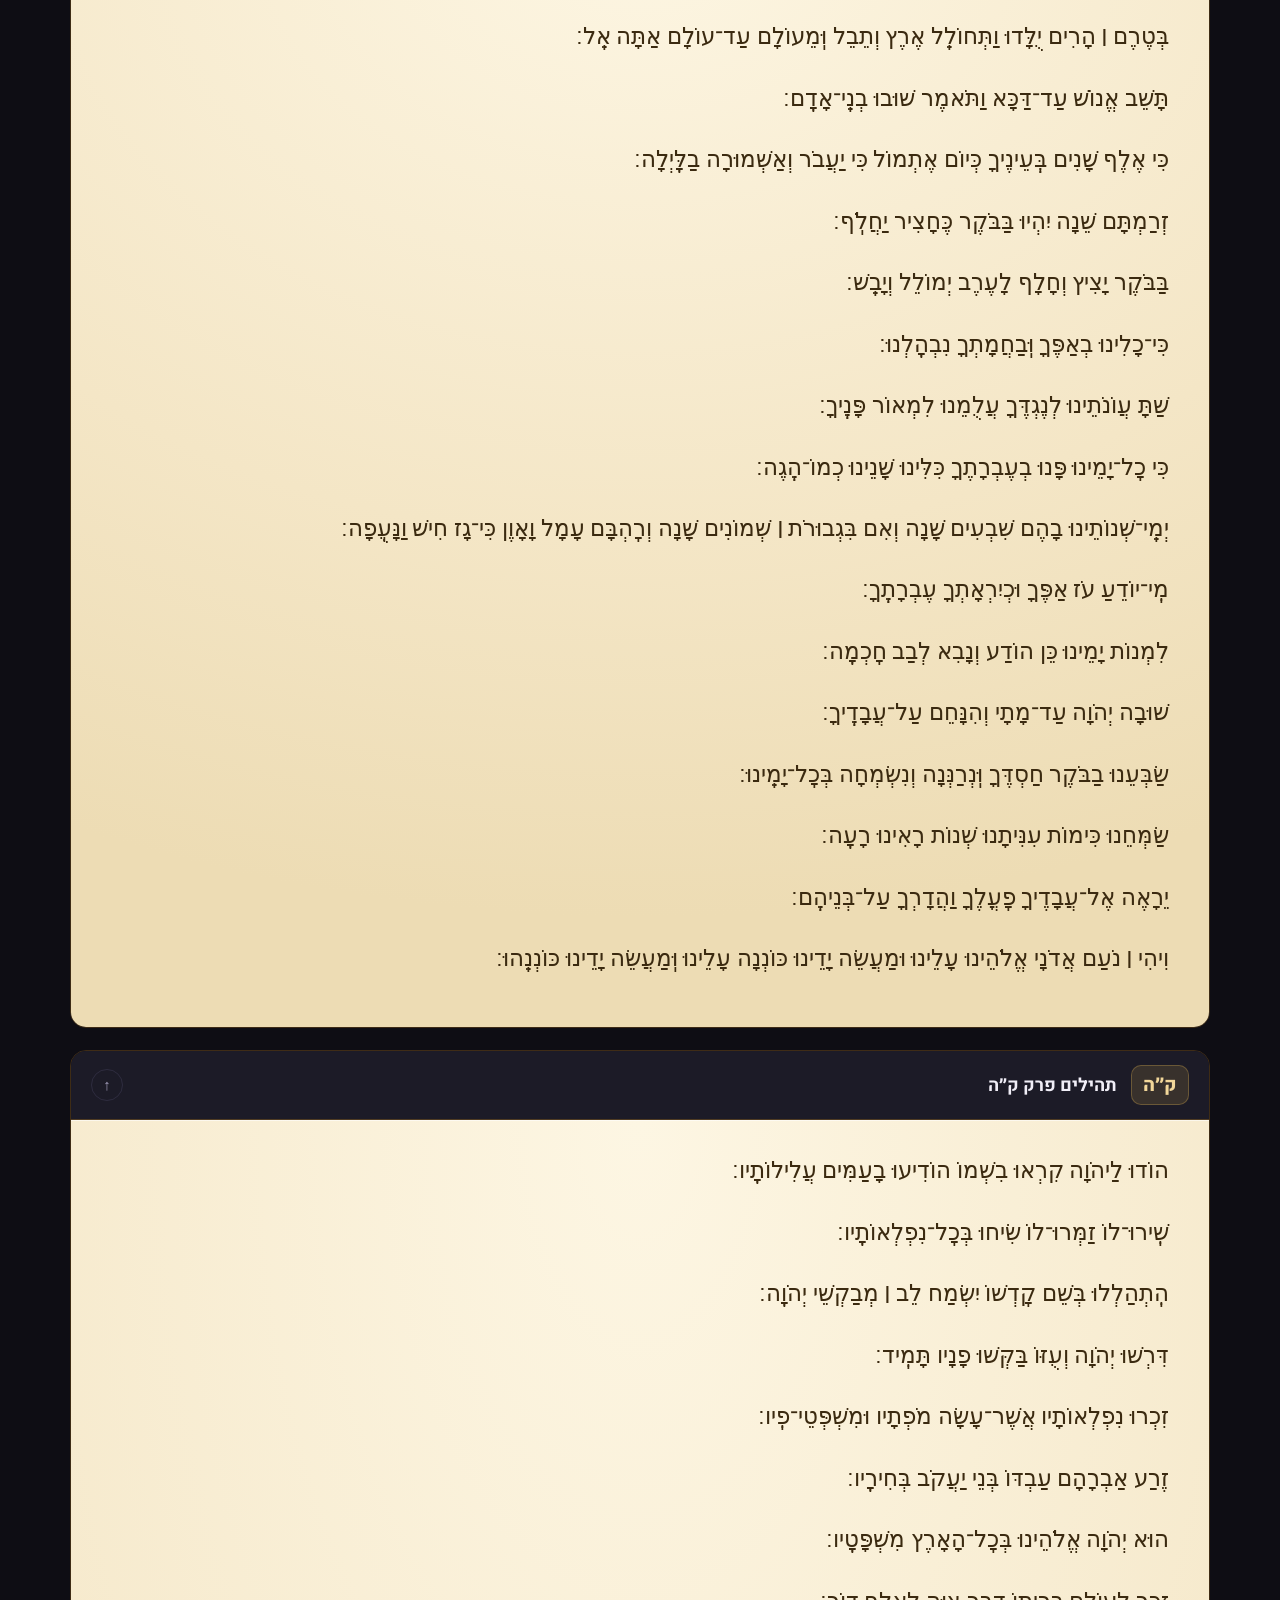
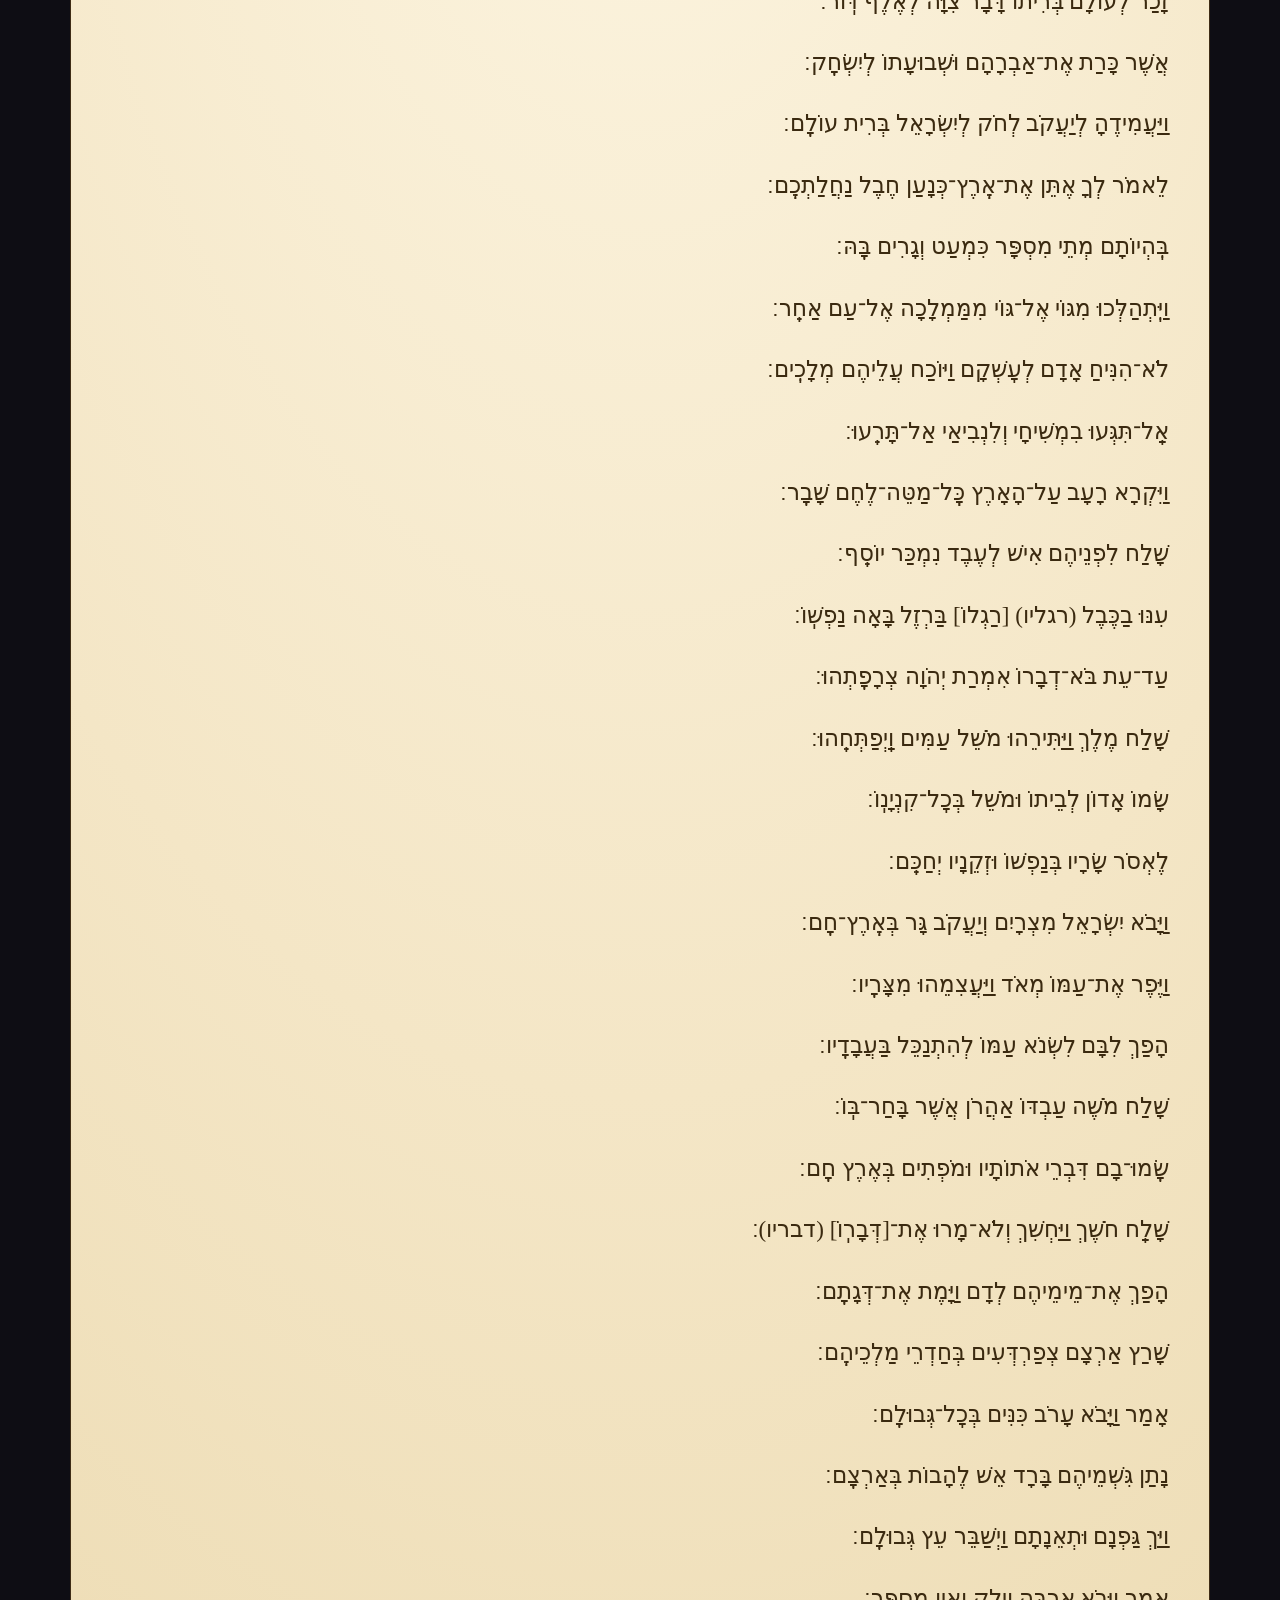
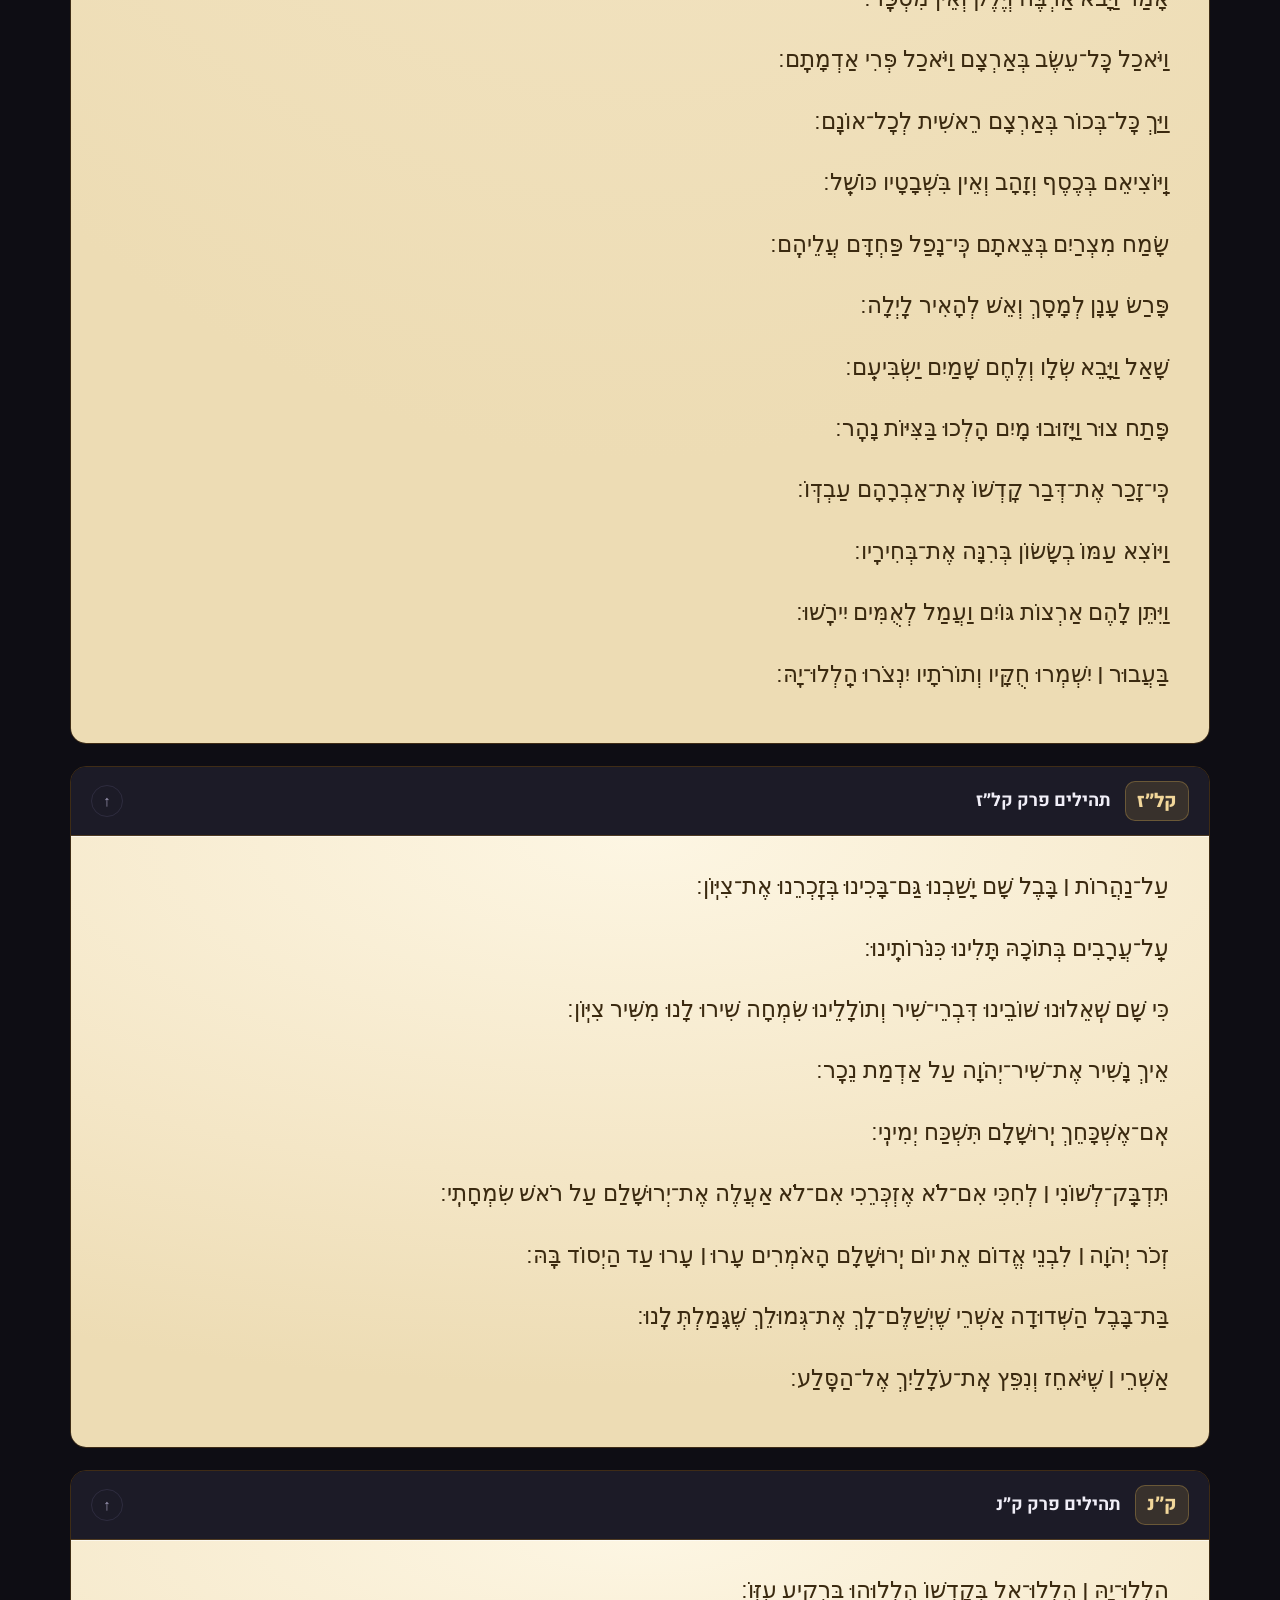
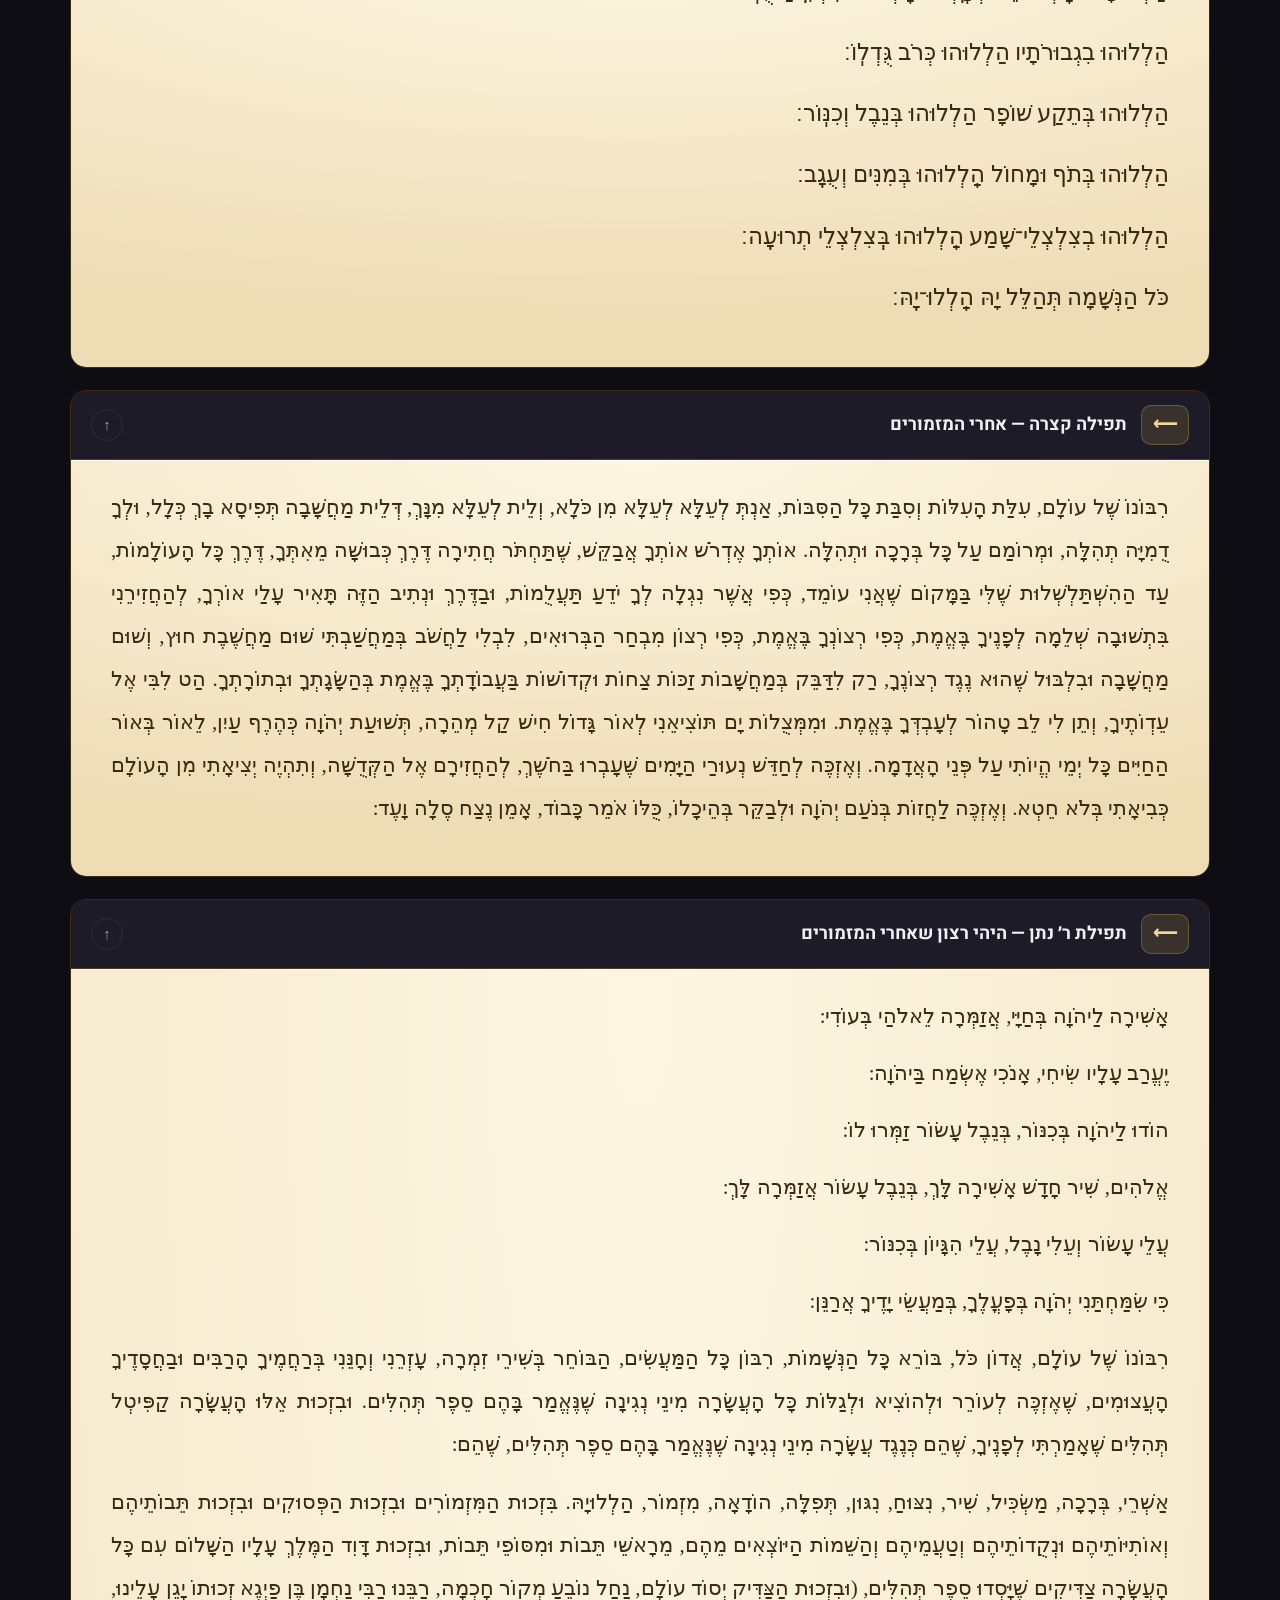
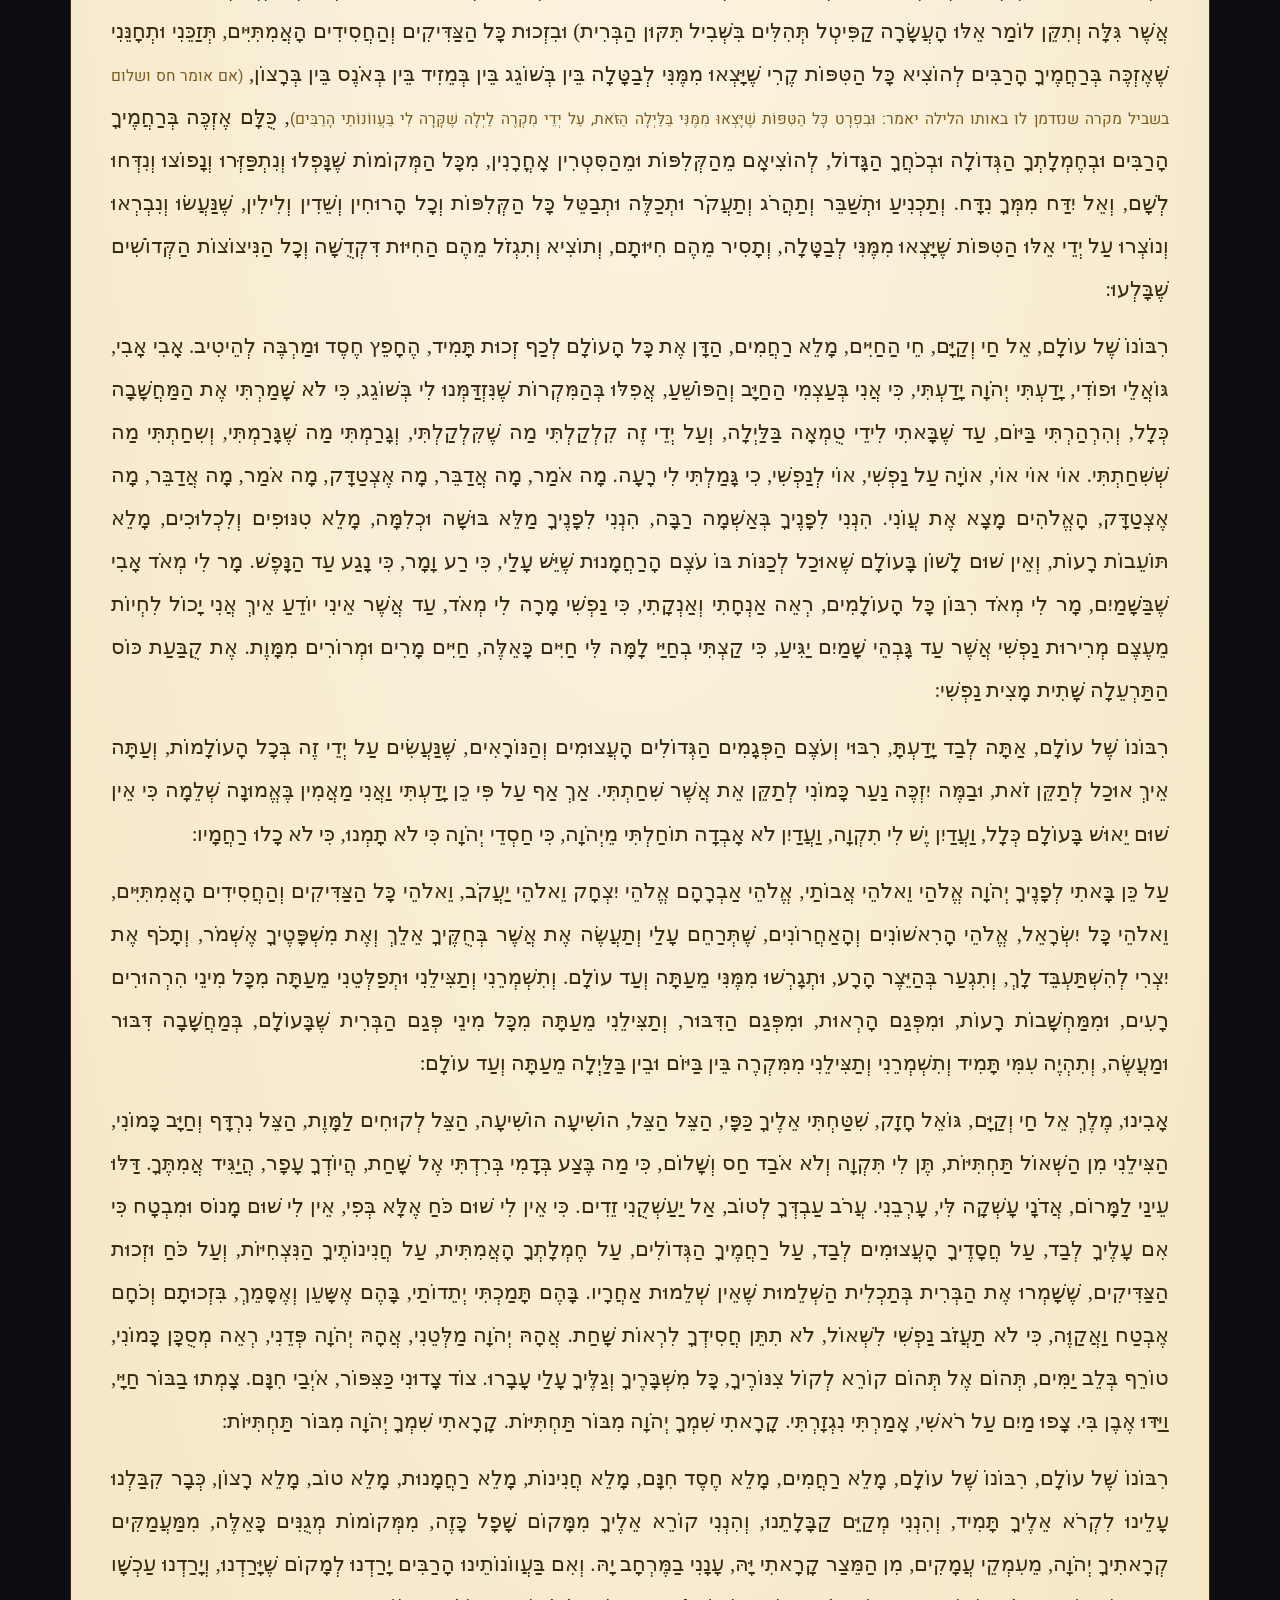
<file: tikkun.html>
<!DOCTYPE html>
<html lang="he" dir="rtl">
<head>
<meta charset="utf-8">
<meta name="viewport" content="width=device-width, initial-scale=1">
<title>התיקון הכללי · עשרת המזמורים במלואם</title>
<meta name="description" content="עשרת מזמורי התיקון הכללי שגילה רבי נחמן מברסלב — טז, לב, מא, מב, נט, עז, צ, קה, קלז, קנ — במלואם ובניקוד מלא, כל הפרקים פתוחים לקריאה רצופה על לוח מוזהב.">
<meta property="og:type" content="website">
<meta property="og:url" content="https://shayh22.github.io/rabbi-nachman/tikkun.html">
<meta property="og:title" content="התיקון הכללי · עשרת המזמורים במלואם">
<meta property="og:description" content="עשרת מזמורי התיקון הכללי שגילה רבי נחמן מברסלב — טז, לב, מא, מב, נט, עז, צ, קה, קלז, קנ — במלואם ובניקוד מלא, כל הפרקים פתוחים לקריאה רצופה על לוח מוזהב.">
<meta property="og:image" content="https://shayh22.github.io/rabbi-nachman/assets/img/share.jpg">
<meta property="og:image:width" content="1200">
<meta property="og:image:height" content="630">
<meta property="og:image:type" content="image/jpeg">
<meta property="og:image:alt" content="כיסופים לרבינו — סמל הלהבה">
<meta property="og:site_name" content="כיסופים לרבינו">
<meta property="og:locale" content="he_IL">
<meta name="twitter:card" content="summary_large_image">
<meta name="twitter:title" content="התיקון הכללי · עשרת המזמורים במלואם">
<meta name="twitter:description" content="עשרת מזמורי התיקון הכללי שגילה רבי נחמן מברסלב — טז, לב, מא, מב, נט, עז, צ, קה, קלז, קנ — במלואם ובניקוד מלא, כל הפרקים פתוחים לקריאה רצופה על לוח מוזהב.">
<meta name="twitter:image" content="https://shayh22.github.io/rabbi-nachman/assets/img/share.jpg">
<link rel="canonical" href="https://shayh22.github.io/rabbi-nachman/tikkun.html">
<script type="application/ld+json">
{
 "@context": "https://schema.org",
 "@graph": [
  {
   "@type": "Article",
   "headline": "התיקון הכללי — עשרת המזמורים",
   "description": "עשרת מזמורי התיקון הכללי שגילה רבי נחמן מברסלב, במלואם ובניקוד מלא, לקריאה רצופה.",
   "inLanguage": "he",
   "articleSection": "תפילה",
   "isPartOf": { "@id": "https://shayh22.github.io/rabbi-nachman/#website" },
   "mainEntityOfPage": "https://shayh22.github.io/rabbi-nachman/tikkun.html",
   "image": "https://shayh22.github.io/rabbi-nachman/assets/img/share.jpg",
   "about": {
    "@type": "CreativeWork",
    "name": "תיקון הכללי",
    "alternateName": "Tikkun HaKlali",
    "author": { "@type": "Person", "name": "רבי נחמן מברסלב" }
   },
   "author": { "@type": "Organization", "name": "כיסופים לרבינו" },
   "publisher": {
    "@type": "Organization",
    "name": "כיסופים לרבינו",
    "logo": {
     "@type": "ImageObject",
     "url": "https://shayh22.github.io/rabbi-nachman/assets/img/kisufim-mark.svg"
    }
   }
  },
  {
   "@type": "FAQPage",
   "mainEntity": [
    {
     "@type": "Question",
     "name": "מהם עשרת מזמורי התיקון הכללי?",
     "acceptedAnswer": {
      "@type": "Answer",
      "text": "פרקי תהילים טז, לב, מא, מב, נט, עז, צ, קה, קלז, קנ — כסדר הזה. רבי נחמן מברסלב גילה אותם, והם נקראים התיקון הכללי משום שהם הכלל הכולל את כל התיקונים הפרטיים."
     }
    },
    {
     "@type": "Question",
     "name": "באיזה סדר אומרים את התיקון הכללי?",
     "acceptedAnswer": {
      "@type": "Answer",
      "text": "כסדר שגילה רבינו: טז, לב, מא, מב, נט, עז, צ, קה, קלז, קנ. אין צורך במניין ואין שעה קבועה."
     }
    },
    {
     "@type": "Question",
     "name": "מה הקשר בין התיקון הכללי לציון באומן?",
     "acceptedAnswer": {
      "@type": "Answer",
      "text": "בחיי מוהר\u05f4ן סימן רכ\u05f4ה מובאת הבטחתו של רבינו, שייחד עליה שני עדים: מי שיבוא על קברו, ייתן פרוטה לצדקה בעבורו ויאמר את עשרת המזמורים האלה — ובוודאי יושיע לו."
     }
    }
   ]
  }
 ]
}
</script>
<link rel="icon" href="assets/img/kisufim-mark.svg">
<link href="https://fonts.googleapis.com/css2?family=Heebo:wght@400;600;800;900&display=swap" rel="stylesheet">
<link rel="stylesheet" href="assets/css/style.css">
</head>
<body data-page="tikkun">
<header class="topbar">
  <div class="topbar-inner">
    <a class="brand" href="index.html">
      <img class="brand-mark" src="assets/img/kisufim-mark.svg" alt="" width="48" height="48">
      <span class="brand-name">כיסופים לרבינו</span>
    </a>
    <nav class="mainnav">
      <a data-nav="home" href="index.html">בית</a>
      <a data-nav="songs" href="songs.html">שירים וקליפים</a>
      <a data-nav="yeshuot" href="yeshuot.html">ברכות וישועות</a>
      <a data-nav="tikkun" href="tikkun.html">התיקון הכללי</a>
      <a data-nav="route" href="route.html">הדרך לאומן</a>
      <a data-nav="guide" href="guide.html">מדריך הנוסע</a>
      <a data-nav="kashrut" href="kashrut.html">כשרות באומן</a>
      <a data-nav="checklist" href="checklist.html">צ׳ק ליסט</a>
    </nav>
  </div>
</header>

<main id="app" class="wrap">
  <section class="hero" style="padding:44px 0 10px">
    <div class="eyebrow">עשרת המזמורים שגילה רבינו</div>
    <h1 style="font-size:clamp(32px,5.4vw,50px)">התיקון הכללי</h1>
    <p class="lead">כל עשרת הפרקים פתוחים כאן לקריאה רצופה, בניקוד מלא.<br>
      אין צורך במניין ואין שעה קבועה — פותחים ואומרים.</p>
  </section>

  <section class="block" id="about" style="padding-top:6px">
    <div class="tk-about">
      <p>התיקון הכללי נקרא כך משום שהוא הכלל שכולל את כל התיקונים הפרטיים —
        כמבואר ב<strong>ליקוטי מוהר״ן ח״א סימן כ״ט וסימן ל״ו</strong>.</p>
      <p>ובחיי מוהר״ן סימן רכ״ה מובאת ההבטחה שייחד עליה רבינו שני עדים כשרים:
        מי שיבוא על קברו, ייתן פרוטה לצדקה בעבורו ויאמר את עשרת המזמורים האלה —
        “ובוודאי יושיע לזה האדם”.
        <a href="yeshuot.html#promise">ההבטחה במלואה ↖</a></p>
    </div>
  </section>

  <section class="block" id="olami" style="padding-top:4px">
    <div class="tk-world">
      <div class="tk-world-clock">
        <span class="tk-world-time">12:00</span>
        <span class="tk-world-when">ערב ראש השנה</span>
      </div>
      <div class="tk-world-body">
        <h2>התיקון הכללי העולמי</h2>
        <p>בערב ראש השנה, בשעה 12:00 בצהריים שעון אוקראינה, נעצרת כל אומן.
          עשרות אלפי חסידים מתאספים על הציון ובכל הרחובות שסביבו, ואומרים יחד —
          בקול אחד — את עשרת המזמורים שלפניכם. זה הרגע הגדול ביותר של הקיבוץ,
          עוד לפני כניסת החג.</p>
        <p>המעמד משודר בשידור חי לכל העולם, ובאותה שעה ממש מצטרפים אליו בבתי כנסת
          ובבתים בארץ ובחוץ לארץ — מי שלא זכה לעלות אומר את אותם מזמורים באותה שעה,
          ביחד עם הקיבוץ שעל הציון. מכאן השם: <strong>התיקון הכללי העולמי</strong>.</p>
        <p class="tk-world-note">השעה המדויקת נקבעת מחדש בכל שנה על ידי המארגנים,
          ולעיתים משתנה בכמה דקות. מי שמתכנן להצטרף מרחוק — כדאי לוודא את השעה
          ואת קישור השידור סמוך לחג. <span data-rh-human="">מוצאי יום שישי, כ״ט אלול (11.9.2026) עד צאת החג במוצאי שבת (13.9.2026)</span></p>
      </div>
    </div>
  </section>

  <section class="block" id="psalms" style="padding-top:0">
    <nav class="chips tk-jump" id="tk-jump" aria-label="מעבר למזמור">
      <span class="tk-jump-label">מעבר אל</span>
      <a class="chip tk-chip-edge" href="#before">לפני</a>
      <a class="chip" href="#p16">ט״ז</a><a class="chip" href="#p32">ל״ב</a><a class="chip" href="#p41">מ״א</a><a class="chip" href="#p42">מ״ב</a><a class="chip" href="#p59">נ״ט</a><a class="chip" href="#p77">ע״ז</a><a class="chip" href="#p90">צ׳</a><a class="chip" href="#p105">ק״ה</a><a class="chip" href="#p137">קל״ז</a><a class="chip" href="#p150">ק״נ</a><a class="chip tk-chip-edge" href="#after1">אחרי</a>
    </nav>

      <article class="tk-psalm tk-prayer" id="before">
        <header class="tk-head">
          <span class="tk-num">⟶</span>
          <h2>לפני אמירת המזמורים</h2>
          <a class="tk-top" href="#tk-jump" aria-label="חזרה לרשימת המזמורים">↑</a>
        </header>
        <div class="psalm-text" lang="he">
          <p class="tk-rubric-line">טוב לומר זאת לפני אמירת העשרה מזמורים</p>
          <p class="verse">הֲרֵינִי מְקַשֵׁר עַצְמִי בַּאֲמִירַת הָעֲשָׂרָה מִזְמוֹרִים אֵלּוּ לְכָל הַצַּדִּיקִים הָאֲמִתִּיִּים שֶׁבְּדוֹרֵנוּ. וּלְכָל הַצַּדִּיקִים הָאֲמִתִּים שׁוֹכְנֵי עָפָר. קְדוֹשִׁים אָשֵׁר בָּאָרֶץ הֵמָּה. וּבִפְרָט לְרַבֵּנוּ הַקָּדוֹשׁ צַדִּיק יְסוֹד עוֹלָם נַחַל נוֹבֵעַ מְקוֹר חָכְמָה רַבֵּנוּ נַחְמָן בֶּן פֵיגֶא. זְכוּתָם יָגֵן עָלֵינוּ וְעַל כָּל יִשְׂרָאֵל אָמֵן</p>
          <p class="verse">לְכוּ נְרַנְּנָה לַיְהֹוָה נָרִיעָה לְצוּר יִשְׁעֵנוּ:</p>
          <p class="verse">נְקַדְּמָה פָנָיו בְּתוֹדָה בִּזְמִרוֹת נָרִיעַ לוֹ:</p>
          <p class="verse">כִּי אֵל גָּדוֹל יְהֹוָה וּמֶלֶךְ גָּדוֹל עַל כָּל אֱלֹהִים:</p>
          <p class="verse">הֲרֵינִי מְזַמֵּן אֶת פִּי לְהוֹדוֹת וּלְהַלֵּל וּלְשַׁבֵּחַ אֶת בּוֹרְאִי.</p>
          <p class="verse">לְשֵם יִחוּד קוּדְשָא בְּרִיךְ הוּא וּשְכִינְתֵּהּ בִּדְחִילוּ וּרְחִימוּ עַל יְדֵי הַהוּא טָמִיר וְנֶעְלַם בְּשֵׁם כָּל יִשְׂרָאֵל:</p>
        </div>
      </article>

      <article class="tk-psalm" id="p16">
        <header class="tk-head">
          <span class="tk-num">ט״ז</span>
          <h2>תהילים פרק ט״ז</h2>
          <a class="tk-top" href="#tk-jump" aria-label="חזרה לרשימת המזמורים">↑</a>
        </header>
        <div class="psalm-text" lang="he">
          <p class="verse">מִכְתָּם לְדָוִד שׇֽׁמְרֵנִי אֵל כִּֽי־חָסִיתִי בָֽךְ׃</p>
          <p class="verse">אָמַרְתְּ לַֽיהֹוָה אֲדֹנָי אָתָּה טוֹבָתִי בַּל־עָלֶֽיךָ׃</p>
          <p class="verse">לִקְדוֹשִׁים אֲשֶׁר־בָּאָרֶץ הֵמָּה וְאַדִּירֵי כׇּל־חֶפְצִי־בָֽם׃</p>
          <p class="verse">יִרְבּוּ עַצְּבוֹתָם אַחֵר מָהָרוּ בַּל־אַסִּיךְ נִסְכֵּיהֶם מִדָּם וּֽבַל־אֶשָּׂא אֶת־שְׁמוֹתָם עַל־שְׂפָתָֽי׃</p>
          <p class="verse">יְֽהֹוָה מְנָת־חֶלְקִי וְכוֹסִי אַתָּה תּוֹמִיךְ גּוֹרָלִֽי׃</p>
          <p class="verse">חֲבָלִים נָֽפְלוּ־לִי בַּנְּעִמִים אַף־נַחֲלָת שָֽׁפְרָה עָלָֽי׃</p>
          <p class="verse">אֲבָרֵךְ אֶת־יְהֹוָה אֲשֶׁר יְעָצָנִי אַף־לֵילוֹת יִסְּרוּנִי כִלְיוֹתָֽי׃</p>
          <p class="verse">שִׁוִּיתִי יְהֹוָה לְנֶגְדִּי תָמִיד כִּי מִֽימִינִי בַּל־אֶמּֽוֹט׃</p>
          <p class="verse">לָכֵן ׀ שָׂמַח לִבִּי וַיָּגֶל כְּבוֹדִי אַף־בְּשָׂרִי יִשְׁכֹּן לָבֶֽטַח׃</p>
          <p class="verse">כִּי ׀ לֹא־תַעֲזֹב נַפְשִׁי לִשְׁאוֹל לֹֽא־תִתֵּן חֲסִידְךָ לִרְאוֹת שָֽׁחַת׃</p>
          <p class="verse">תּֽוֹדִיעֵנִי אֹרַח חַיִּים שֹׂבַע שְׂמָחוֹת אֶת־פָּנֶיךָ נְעִמוֹת בִּימִינְךָ נֶֽצַח׃&nbsp;</p>
        </div>
      </article>
      <article class="tk-psalm" id="p32">
        <header class="tk-head">
          <span class="tk-num">ל״ב</span>
          <h2>תהילים פרק ל״ב</h2>
          <a class="tk-top" href="#tk-jump" aria-label="חזרה לרשימת המזמורים">↑</a>
        </header>
        <div class="psalm-text" lang="he">
          <p class="verse">לְדָוִד מַשְׂכִּיל אַשְׁרֵי נְֽשׂוּי־פֶּשַׁע כְּסוּי חֲטָאָֽה׃</p>
          <p class="verse">אַשְֽׁרֵי־אָדָם לֹא יַחְשֹׁב יְהֹוָה לוֹ עָוֺן וְאֵין בְּרוּחוֹ רְמִיָּֽה׃</p>
          <p class="verse">כִּֽי־הֶחֱרַשְׁתִּי בָּלוּ עֲצָמָי בְּשַׁאֲגָתִי כׇּל־הַיּֽוֹם׃</p>
          <p class="verse">כִּי ׀ יוֹמָם וָלַיְלָה תִּכְבַּד עָלַי יָדֶךָ נֶהְפַּךְ לְשַׁדִּי בְּחַרְבֹנֵי קַיִץ סֶֽלָה׃</p>
          <p class="verse">חַטָּאתִי אוֹדִיעֲךָ וַעֲוֺנִי לֹֽא־כִסִּיתִי אָמַרְתִּי אוֹדֶה עֲלֵי פְשָׁעַי לַיהֹוָה וְאַתָּה נָשָׂאתָ עֲוֺן חַטָּאתִי סֶֽלָה׃</p>
          <p class="verse">עַל־זֹאת יִתְפַּלֵּל כׇּל־חָסִיד ׀ אֵלֶיךָ לְעֵת מְצֹא רַק לְשֵׁטֶף מַיִם רַבִּים אֵלָיו לֹא יַגִּֽיעוּ׃</p>
          <p class="verse">אַתָּה ׀ סֵתֶר לִי מִצַּר תִּצְּרֵנִי רׇנֵּי פַלֵּט תְּסוֹבְבֵנִי סֶֽלָה׃</p>
          <p class="verse">אַשְׂכִּֽילְךָ ׀ וְֽאוֹרְךָ בְּדֶֽרֶךְ־זוּ תֵלֵךְ אִיעֲצָה עָלֶיךָ עֵינִֽי׃</p>
          <p class="verse">אַל־תִּהְיוּ ׀ כְּסוּס כְּפֶרֶד אֵין הָבִין בְּמֶתֶג־וָרֶסֶן עֶדְיוֹ לִבְלוֹם בַּל קְרֹב אֵלֶֽיךָ׃</p>
          <p class="verse">רַבִּים מַכְאוֹבִים לָרָשָׁע וְהַבּוֹטֵחַ בַּֽיהֹוָה חֶסֶד יְסוֹבְבֶֽנּוּ׃</p>
          <p class="verse">שִׂמְחוּ בַיהֹוָה וְגִילוּ צַדִּיקִים וְהַרְנִינוּ כׇּל־יִשְׁרֵי־לֵֽב׃&nbsp;</p>
        </div>
      </article>
      <article class="tk-psalm" id="p41">
        <header class="tk-head">
          <span class="tk-num">מ״א</span>
          <h2>תהילים פרק מ״א</h2>
          <a class="tk-top" href="#tk-jump" aria-label="חזרה לרשימת המזמורים">↑</a>
        </header>
        <div class="psalm-text" lang="he">
          <p class="verse">לַמְנַצֵּחַ מִזְמוֹר לְדָוִֽד׃</p>
          <p class="verse">אַשְׁרֵי מַשְׂכִּיל אֶל־דָּל בְּיוֹם רָעָה יְֽמַלְּטֵהוּ יְהֹוָֽה׃</p>
          <p class="verse">יְהֹוָה ׀ יִשְׁמְרֵהוּ וִיחַיֵּהוּ (יאשר) [וְאֻשַּׁר] בָּאָרֶץ וְאַֽל־תִּתְּנֵהוּ בְּנֶפֶשׁ אֹיְבָֽיו׃</p>
          <p class="verse">יְֽהֹוָה יִסְעָדֶנּוּ עַל־עֶרֶשׂ דְּוָי כׇּל־מִשְׁכָּבוֹ הָפַכְתָּ בְחׇלְיֽוֹ׃</p>
          <p class="verse">אֲֽנִי־אָמַרְתִּי יְהֹוָה חׇנֵּנִי רְפָאָה נַפְשִׁי כִּי־חָטָאתִי לָֽךְ׃</p>
          <p class="verse">אוֹיְבַי יֹאמְרוּ רַע לִי מָתַי יָמוּת וְאָבַד שְׁמֽוֹ׃</p>
          <p class="verse">וְאִם־בָּא לִרְאוֹת ׀ שָׁוְא יְדַבֵּר לִבּוֹ יִקְבׇּץ־אָוֶן לוֹ יֵצֵא לַחוּץ יְדַבֵּֽר׃</p>
          <p class="verse">יַחַד עָלַי יִתְלַחֲשׁוּ כׇּל־שֹׂנְאָי עָלַי ׀ יַחְשְׁבוּ רָעָה לִֽי׃</p>
          <p class="verse">דְּֽבַר־בְּלִיַּעַל יָצוּק בּוֹ וַאֲשֶׁר שָׁכַב לֹא־יוֹסִיף לָקֽוּם׃</p>
          <p class="verse">גַּם־אִישׁ שְׁלוֹמִי ׀ אֲשֶׁר־בָּטַחְתִּי בוֹ אוֹכֵל לַחְמִי הִגְדִּיל עָלַי עָקֵֽב׃</p>
          <p class="verse">וְאַתָּה יְהֹוָה חׇנֵּנִי וַהֲקִימֵנִי וַאֲשַׁלְּמָה לָהֶֽם׃</p>
          <p class="verse">בְּזֹאת יָדַעְתִּי כִּֽי־חָפַצְתָּ בִּי כִּי לֹֽא־יָרִיעַ אֹיְבִי עָלָֽי׃</p>
          <p class="verse">וַאֲנִי בְּתֻמִּי תָּמַכְתָּ בִּי וַתַּצִּיבֵנִי לְפָנֶיךָ לְעוֹלָֽם׃</p>
          <p class="verse">בָּרוּךְ יְהֹוָה ׀ אֱלֹהֵי יִשְׂרָאֵל מֵֽהָעוֹלָם וְעַד הָעוֹלָם אָמֵן ׀ וְאָמֵֽן׃</p>
        </div>
      </article>
      <article class="tk-psalm" id="p42">
        <header class="tk-head">
          <span class="tk-num">מ״ב</span>
          <h2>תהילים פרק מ״ב</h2>
          <a class="tk-top" href="#tk-jump" aria-label="חזרה לרשימת המזמורים">↑</a>
        </header>
        <div class="psalm-text" lang="he">
          <p class="verse">לַמְנַצֵּחַ מַשְׂכִּיל לִבְנֵי־קֹֽרַח׃</p>
          <p class="verse">כְּאַיָּל תַּעֲרֹג עַל־אֲפִֽיקֵי־מָיִם כֵּן נַפְשִׁי תַעֲרֹג אֵלֶיךָ אֱלֹהִֽים׃</p>
          <p class="verse">צָמְאָה נַפְשִׁי ׀ לֵאלֹהִים לְאֵל חָי מָתַי אָבוֹא וְאֵרָאֶה פְּנֵי אֱלֹהִֽים׃</p>
          <p class="verse">הָֽיְתָה־לִּי דִמְעָתִי לֶחֶם יוֹמָם וָלָיְלָה בֶּאֱמֹר אֵלַי כׇּל־הַיּוֹם אַיֵּה אֱלֹהֶֽיךָ׃</p>
          <p class="verse">אֵלֶּה אֶזְכְּרָה ׀ וְאֶשְׁפְּכָה עָלַי ׀ נַפְשִׁי כִּי אֶעֱבֹר ׀ בַּסָּךְ אֶדַּדֵּם עַד־בֵּית־אֱלֹהִים בְּקוֹל־רִנָּה וְתוֹדָה הָמוֹן חוֹגֵֽג׃</p>
          <p class="verse">מַה־תִּשְׁתּוֹחֲחִי ׀ נַפְשִׁי וַתֶּהֱמִי עָלָי הוֹחִלִי לֵאלֹהִים כִּי־עוֹד אוֹדֶנּוּ יְשׁוּעוֹת פָּנָֽיו׃</p>
          <p class="verse">אֱֽלֹהַי עָלַי נַפְשִׁי תִשְׁתּוֹחָח עַל־כֵּן אֶזְכׇּרְךָ מֵאֶרֶץ יַרְדֵּן וְחֶרְמוֹנִים מֵהַר מִצְעָֽר׃</p>
          <p class="verse">תְּהוֹם־אֶל־תְּהוֹם קוֹרֵא לְקוֹל צִנּוֹרֶיךָ כׇּֽל־מִשְׁבָּרֶיךָ וְגַלֶּיךָ עָלַי עָבָֽרוּ׃</p>
          <p class="verse">יוֹמָם ׀ יְצַוֶּה יְהֹוָה ׀ חַסְדּוֹ וּבַלַּיְלָה שִׁירֹה עִמִּי תְּפִלָּה לְאֵל חַיָּֽי׃</p>
          <p class="verse">אוֹמְרָה ׀ לְאֵל סַלְעִי לָמָה שְׁכַחְתָּנִי לָֽמָּה־קֹדֵר אֵלֵךְ בְּלַחַץ אוֹיֵֽב׃</p>
          <p class="verse">בְּרֶצַח ׀ בְּֽעַצְמוֹתַי חֵרְפוּנִי צוֹרְרָי בְּאׇמְרָם אֵלַי כׇּל־הַיּוֹם אַיֵּה אֱלֹהֶֽיךָ׃</p>
          <p class="verse">מַה־תִּשְׁתּוֹחֲחִי ׀ נַפְשִׁי וּֽמַה־תֶּהֱמִי עָלָי הוֹחִילִי לֵאלֹהִים כִּי־עוֹד אוֹדֶנּוּ יְשׁוּעֹת פָּנַי וֵאלֹהָֽי׃&nbsp;</p>
        </div>
      </article>
      <article class="tk-psalm" id="p59">
        <header class="tk-head">
          <span class="tk-num">נ״ט</span>
          <h2>תהילים פרק נ״ט</h2>
          <a class="tk-top" href="#tk-jump" aria-label="חזרה לרשימת המזמורים">↑</a>
        </header>
        <div class="psalm-text" lang="he">
          <p class="verse">לַמְנַצֵּחַ אַל־תַּשְׁחֵת לְדָוִד מִכְתָּם בִּשְׁלֹחַ שָׁאוּל וַֽיִּשְׁמְרוּ אֶת־הַבַּיִת לַהֲמִיתֽוֹ׃</p>
          <p class="verse">הַצִּילֵנִי מֵאֹיְבַי ׀ אֱלֹהָי מִֽמִּתְקוֹמְמַי תְּשַׂגְּבֵֽנִי׃</p>
          <p class="verse">הַצִּילֵנִי מִפֹּעֲלֵי אָוֶן וּֽמֵאַנְשֵׁי דָמִים הוֹשִׁיעֵֽנִי׃</p>
          <p class="verse">כִּי הִנֵּה אָרְבוּ לְנַפְשִׁי יָגוּרוּ עָלַי עַזִּים לֹֽא־פִשְׁעִי וְלֹא־חַטָּאתִי יְהֹוָֽה׃</p>
          <p class="verse">בְּֽלִי־עָוֺן יְרֻצוּן וְיִכּוֹנָנוּ עוּרָה לִקְרָאתִי וּרְאֵֽה׃</p>
          <p class="verse">וְאַתָּה יְהֹוָֽה־אֱלֹהִים ׀ צְבָאוֹת אֱלֹהֵי יִשְׂרָאֵל הָקִיצָה לִפְקֹד כׇּֽל־הַגּוֹיִם אַל־תָּחֹן כׇּל־בֹּגְדֵי אָוֶן סֶֽלָה׃</p>
          <p class="verse">יָשׁוּבוּ לָעֶרֶב יֶהֱמוּ כַכָּלֶב וִיסוֹבְבוּ עִֽיר׃</p>
          <p class="verse">הִנֵּה ׀ יַבִּיעוּן בְּפִיהֶם חֲרָבוֹת בְּשִׂפְתֽוֹתֵיהֶם כִּי־מִי שֹׁמֵֽעַ׃</p>
          <p class="verse">וְאַתָּה יְהֹוָה תִּשְׂחַק־לָמוֹ תִּלְעַג לְכׇל־גּוֹיִֽם׃</p>
          <p class="verse">עֻזּוֹ אֵלֶיךָ אֶשְׁמֹרָה כִּֽי־אֱלֹהִים מִשְׂגַּבִּֽי׃</p>
          <p class="verse">אֱלֹהֵי (חסדו) [חַסְדִּי] יְקַדְּמֵנִי אֱלֹהִים יַרְאֵנִי בְשֹׁרְרָֽי׃</p>
          <p class="verse">אַל־תַּהַרְגֵם ׀ פֶּֽן־יִשְׁכְּחוּ עַמִּי הֲנִיעֵמוֹ בְחֵילְךָ וְהוֹרִידֵמוֹ מָגִנֵּנוּ אֲדֹנָֽי׃</p>
          <p class="verse">חַטַּאת־פִּימוֹ דְּֽבַר־שְׂפָתֵימוֹ וְיִלָּכְדוּ בִגְאוֹנָם וּמֵאָלָה וּמִכַּחַשׁ יְסַפֵּֽרוּ׃</p>
          <p class="verse">כַּלֵּה בְחֵמָה כַּלֵּה וְֽאֵינֵמוֹ וְֽיֵדְעוּ כִּֽי־אֱלֹהִים מֹשֵׁל בְּֽיַעֲקֹב לְאַפְסֵי הָאָרֶץ סֶֽלָה׃</p>
          <p class="verse">וְיָשֻׁבוּ לָעֶרֶב יֶהֱמוּ כַכָּלֶב וִיסוֹבְבוּ עִֽיר׃</p>
          <p class="verse">הֵמָּה (ינועון) [יְנִיעוּן] לֶאֱכֹל אִם־לֹא יִשְׂבְּעוּ וַיָּלִֽינוּ׃</p>
          <p class="verse">וַאֲנִי ׀ אָשִׁיר עֻזֶּךָ וַאֲרַנֵּן לַבֹּקֶר חַסְדֶּךָ כִּֽי־הָיִיתָ מִשְׂגָּב לִי וּמָנוֹס בְּיוֹם צַר־לִֽי׃</p>
          <p class="verse">עֻזִּי אֵלֶיךָ אֲזַמֵּרָה כִּֽי־אֱלֹהִים מִשְׂגַּבִּי אֱלֹהֵי חַסְדִּֽי׃&nbsp;</p>
        </div>
      </article>
      <article class="tk-psalm" id="p77">
        <header class="tk-head">
          <span class="tk-num">ע״ז</span>
          <h2>תהילים פרק ע״ז</h2>
          <a class="tk-top" href="#tk-jump" aria-label="חזרה לרשימת המזמורים">↑</a>
        </header>
        <div class="psalm-text" lang="he">
          <p class="verse">לַמְנַצֵּחַ עַֽל־[יְדוּתוּן] (ידיתון) לְאָסָף מִזְמֽוֹר׃</p>
          <p class="verse">קוֹלִי אֶל־אֱלֹהִים וְאֶצְעָקָה קוֹלִי אֶל־אֱלֹהִים וְהַאֲזִין אֵלָֽי׃</p>
          <p class="verse">בְּיוֹם צָרָתִי אֲדֹנָי דָּרָשְׁתִּי יָדִי ׀ לַיְלָה נִגְּרָה וְלֹא תָפוּג מֵאֲנָה הִנָּחֵם נַפְשִֽׁי׃</p>
          <p class="verse">אֶזְכְּרָה אֱלֹהִים וְאֶהֱמָיָה אָשִׂיחָה ׀ וְתִתְעַטֵּף רוּחִי סֶֽלָה׃</p>
          <p class="verse">אָחַזְתָּ שְׁמֻרוֹת עֵינָי נִפְעַמְתִּי וְלֹא אֲדַבֵּֽר׃</p>
          <p class="verse">חִשַּׁבְתִּי יָמִים מִקֶּדֶם שְׁנוֹת עוֹלָמִֽים׃</p>
          <p class="verse">אֶזְכְּרָה נְגִינָתִי בַּלָּיְלָה עִם־לְבָבִי אָשִׂיחָה וַיְחַפֵּשׂ רוּחִֽי׃</p>
          <p class="verse">הַֽלְעוֹלָמִים יִזְנַח ׀ אֲדֹנָי וְלֹא־יֹסִיף לִרְצוֹת עֽוֹד׃</p>
          <p class="verse">הֶאָפֵס לָנֶצַח חַסְדּוֹ גָּמַר אֹמֶר לְדֹר וָדֹֽר׃</p>
          <p class="verse">הֲשָׁכַח חַנּוֹת אֵל אִם־קָפַץ בְּאַף רַחֲמָיו סֶֽלָה׃</p>
          <p class="verse">וָאֹמַר חַלּוֹתִי הִיא שְׁנוֹת יְמִין עֶלְיֽוֹן׃</p>
          <p class="verse">(אזכיר) [אֶזְכּוֹר] מַעַלְלֵי־יָהּ כִּֽי־אֶזְכְּרָה מִקֶּדֶם פִּלְאֶֽךָ׃</p>
          <p class="verse">וְהָגִיתִי בְכׇל־פׇּעֳלֶךָ וּֽבַעֲלִילוֹתֶיךָ אָשִֽׂיחָה׃</p>
          <p class="verse">אֱלֹהִים בַּקֹּדֶשׁ דַּרְכֶּךָ מִי־אֵל גָּדוֹל כֵּאלֹהִֽים׃</p>
          <p class="verse">אַתָּה הָאֵל עֹשֵׂה פֶלֶא הוֹדַעְתָּ בָעַמִּים עֻזֶּֽךָ׃</p>
          <p class="verse">גָּאַלְתָּ בִּזְרוֹעַ עַמֶּךָ בְּנֵֽי־יַעֲקֹב וְיוֹסֵף סֶֽלָה׃</p>
          <p class="verse">רָאוּךָ מַּיִם ׀ אֱֽלֹהִים רָאוּךָ מַּיִם יָחִילוּ אַף יִרְגְּזוּ תְהֹמֽוֹת׃</p>
          <p class="verse">זֹרְמוּ מַיִם ׀ עָבוֹת קוֹל נָתְנוּ שְׁחָקִים אַף־חֲצָצֶיךָ יִתְהַלָּֽכוּ׃</p>
          <p class="verse">קוֹל רַעַמְךָ ׀ בַּגַּלְגַּל הֵאִירוּ בְרָקִים תֵּבֵל רָגְזָה וַתִּרְעַשׁ הָאָֽרֶץ׃</p>
          <p class="verse">בַּיָּם דַּרְכֶּךָ (ושביליך) [וּֽשְׁבִילְךָ] בְּמַיִם רַבִּים וְעִקְּבוֹתֶיךָ לֹא נֹדָֽעוּ׃</p>
          <p class="verse">נָחִיתָ כַצֹּאן עַמֶּךָ בְּֽיַד־מֹשֶׁה וְאַהֲרֹֽן׃&nbsp;</p>
        </div>
      </article>
      <article class="tk-psalm" id="p90">
        <header class="tk-head">
          <span class="tk-num">צ׳</span>
          <h2>תהילים פרק צ׳</h2>
          <a class="tk-top" href="#tk-jump" aria-label="חזרה לרשימת המזמורים">↑</a>
        </header>
        <div class="psalm-text" lang="he">
          <p class="verse">תְּפִלָּה לְמֹשֶׁה אִֽישׁ־הָאֱלֹהִים אֲֽדֹנָי מָעוֹן אַתָּה הָיִיתָ לָּנוּ בְּדֹר וָדֹֽר׃</p>
          <p class="verse">בְּטֶרֶם ׀ הָרִים יֻלָּדוּ וַתְּחוֹלֵֽל אֶרֶץ וְתֵבֵל וּֽמֵעוֹלָם עַד־עוֹלָם אַתָּה אֵֽל׃</p>
          <p class="verse">תָּשֵׁב אֱנוֹשׁ עַד־דַּכָּא וַתֹּאמֶר שׁוּבוּ בְנֵֽי־אָדָֽם׃</p>
          <p class="verse">כִּי אֶלֶף שָׁנִים בְּֽעֵינֶיךָ כְּיוֹם אֶתְמוֹל כִּי יַעֲבֹר וְאַשְׁמוּרָה בַלָּֽיְלָה׃</p>
          <p class="verse">זְרַמְתָּם שֵׁנָה יִהְיוּ בַּבֹּקֶר כֶּחָצִיר יַחֲלֹֽף׃</p>
          <p class="verse">בַּבֹּקֶר יָצִיץ וְחָלָף לָעֶרֶב יְמוֹלֵל וְיָבֵֽשׁ׃</p>
          <p class="verse">כִּי־כָלִינוּ בְאַפֶּךָ וּֽבַחֲמָתְךָ נִבְהָֽלְנוּ׃</p>
          <p class="verse">שַׁתָּ עֲוֺנֹתֵינוּ לְנֶגְדֶּךָ עֲלֻמֵנוּ לִמְאוֹר פָּנֶֽיךָ׃</p>
          <p class="verse">כִּי כׇל־יָמֵינוּ פָּנוּ בְעֶבְרָתֶךָ כִּלִּינוּ שָׁנֵינוּ כְמוֹ־הֶֽגֶה׃</p>
          <p class="verse">יְמֵֽי־שְׁנוֹתֵינוּ בָהֶם שִׁבְעִים שָׁנָה וְאִם בִּגְבוּרֹת ׀ שְׁמוֹנִים שָׁנָה וְרׇהְבָּם עָמָל וָאָוֶן כִּי־גָז חִישׁ וַנָּעֻֽפָה׃</p>
          <p class="verse">מִֽי־יוֹדֵעַ עֹז אַפֶּךָ וּכְיִרְאָתְךָ עֶבְרָתֶֽךָ׃</p>
          <p class="verse">לִמְנוֹת יָמֵינוּ כֵּן הוֹדַע וְנָבִא לְבַב חׇכְמָֽה׃</p>
          <p class="verse">שׁוּבָה יְהֹוָה עַד־מָתָי וְהִנָּחֵם עַל־עֲבָדֶֽיךָ׃</p>
          <p class="verse">שַׂבְּעֵנוּ בַבֹּקֶר חַסְדֶּךָ וּֽנְרַנְּנָה וְנִשְׂמְחָה בְּכׇל־יָמֵֽינוּ׃</p>
          <p class="verse">שַׂמְּחֵנוּ כִּימוֹת עִנִּיתָנוּ שְׁנוֹת רָאִינוּ רָעָֽה׃</p>
          <p class="verse">יֵרָאֶה אֶל־עֲבָדֶיךָ פׇעֳלֶךָ וַהֲדָרְךָ עַל־בְּנֵיהֶֽם׃</p>
          <p class="verse">וִיהִי ׀ נֹעַם אֲדֹנָי אֱלֹהֵינוּ עָלֵינוּ וּמַעֲשֵׂה יָדֵינוּ כּוֹנְנָה עָלֵינוּ וּֽמַעֲשֵׂה יָדֵינוּ כּוֹנְנֵֽהוּ׃&nbsp;</p>
        </div>
      </article>
      <article class="tk-psalm" id="p105">
        <header class="tk-head">
          <span class="tk-num">ק״ה</span>
          <h2>תהילים פרק ק״ה</h2>
          <a class="tk-top" href="#tk-jump" aria-label="חזרה לרשימת המזמורים">↑</a>
        </header>
        <div class="psalm-text" lang="he">
          <p class="verse">הוֹדוּ לַיהֹוָה קִרְאוּ בִשְׁמוֹ הוֹדִיעוּ בָעַמִּים עֲלִילוֹתָֽיו׃</p>
          <p class="verse">שִֽׁירוּ־לוֹ זַמְּרוּ־לוֹ שִׂיחוּ בְּכׇל־נִפְלְאוֹתָֽיו׃</p>
          <p class="verse">הִֽתְהַלְלוּ בְּשֵׁם קׇדְשׁוֹ יִשְׂמַח לֵב ׀ מְבַקְשֵׁי יְהֹוָֽה׃</p>
          <p class="verse">דִּרְשׁוּ יְהֹוָה וְעֻזּוֹ בַּקְּשׁוּ פָנָיו תָּמִֽיד׃</p>
          <p class="verse">זִכְרוּ נִפְלְאוֹתָיו אֲשֶׁר־עָשָׂה מֹפְתָיו וּמִשְׁפְּטֵי־פִֽיו׃</p>
          <p class="verse">זֶרַע אַבְרָהָם עַבְדּוֹ בְּנֵי יַעֲקֹב בְּחִירָֽיו׃</p>
          <p class="verse">הוּא יְהֹוָה אֱלֹהֵינוּ בְּכׇל־הָאָרֶץ מִשְׁפָּטָֽיו׃</p>
          <p class="verse">זָכַר לְעוֹלָם בְּרִיתוֹ דָּבָר צִוָּה לְאֶלֶף דּֽוֹר׃</p>
          <p class="verse">אֲשֶׁר כָּרַת אֶת־אַבְרָהָם וּשְׁבוּעָתוֹ לְיִשְׂחָֽק׃</p>
          <p class="verse">וַיַּעֲמִידֶהָ לְיַעֲקֹב לְחֹק לְיִשְׂרָאֵל בְּרִית עוֹלָֽם׃</p>
          <p class="verse">לֵאמֹר לְךָ אֶתֵּן אֶת־אֶֽרֶץ־כְּנָעַן חֶבֶל נַחֲלַתְכֶֽם׃</p>
          <p class="verse">בִּֽהְיוֹתָם מְתֵי מִסְפָּר כִּמְעַט וְגָרִים בָּֽהּ׃</p>
          <p class="verse">וַיִּֽתְהַלְּכוּ מִגּוֹי אֶל־גּוֹי מִמַּמְלָכָה אֶל־עַם אַחֵֽר׃</p>
          <p class="verse">לֹא־הִנִּיחַ אָדָם לְעׇשְׁקָם וַיּוֹכַח עֲלֵיהֶם מְלָכִֽים׃</p>
          <p class="verse">אַֽל־תִּגְּעוּ בִמְשִׁיחָי וְלִנְבִיאַי אַל־תָּרֵֽעוּ׃</p>
          <p class="verse">וַיִּקְרָא רָעָב עַל־הָאָרֶץ כׇּֽל־מַטֵּה־לֶחֶם שָׁבָֽר׃</p>
          <p class="verse">שָׁלַח לִפְנֵיהֶם אִישׁ לְעֶבֶד נִמְכַּר יוֹסֵֽף׃</p>
          <p class="verse">עִנּוּ בַכֶּבֶל (רגליו) [רַגְלוֹ] בַּרְזֶל בָּאָה נַפְשֽׁוֹ׃</p>
          <p class="verse">עַד־עֵת בֹּא־דְבָרוֹ אִמְרַת יְהֹוָה צְרָפָֽתְהוּ׃</p>
          <p class="verse">שָׁלַח מֶלֶךְ וַיַּתִּירֵהוּ מֹשֵׁל עַמִּים וַֽיְפַתְּחֵֽהוּ׃</p>
          <p class="verse">שָׂמוֹ אָדוֹן לְבֵיתוֹ וּמֹשֵׁל בְּכׇל־קִנְיָנֽוֹ׃</p>
          <p class="verse">לֶאְסֹר שָׂרָיו בְּנַפְשׁוֹ וּזְקֵנָיו יְחַכֵּֽם׃</p>
          <p class="verse">וַיָּבֹא יִשְׂרָאֵל מִצְרָיִם וְיַעֲקֹב גָּר בְּאֶֽרֶץ־חָֽם׃</p>
          <p class="verse">וַיֶּפֶר אֶת־עַמּוֹ מְאֹד וַיַּעֲצִמֵהוּ מִצָּרָֽיו׃</p>
          <p class="verse">הָפַךְ לִבָּם לִשְׂנֹא עַמּוֹ לְהִתְנַכֵּל בַּעֲבָדָֽיו׃</p>
          <p class="verse">שָׁלַח מֹשֶׁה עַבְדּוֹ אַהֲרֹן אֲשֶׁר בָּחַר־בּֽוֹ׃</p>
          <p class="verse">שָֽׂמוּ־בָם דִּבְרֵי אֹתוֹתָיו וּמֹפְתִים בְּאֶרֶץ חָֽם׃</p>
          <p class="verse">שָׁלַֽח חֹשֶׁךְ וַיַּחְשִׁךְ וְלֹא־מָרוּ אֶת־[דְּבָרֽוֹ] (דבריו)׃</p>
          <p class="verse">הָפַךְ אֶת־מֵימֵיהֶם לְדָם וַיָּמֶת אֶת־דְּגָתָֽם׃</p>
          <p class="verse">שָׁרַץ אַרְצָם צְפַרְדְּעִים בְּחַדְרֵי מַלְכֵיהֶֽם׃</p>
          <p class="verse">אָמַר וַיָּבֹא עָרֹב כִּנִּים בְּכׇל־גְּבוּלָֽם׃</p>
          <p class="verse">נָתַן גִּשְׁמֵיהֶם בָּרָד אֵשׁ לֶהָבוֹת בְּאַרְצָֽם׃</p>
          <p class="verse">וַיַּךְ גַּפְנָם וּתְאֵנָתָם וַיְשַׁבֵּר עֵץ גְּבוּלָֽם׃</p>
          <p class="verse">אָמַר וַיָּבֹא אַרְבֶּה וְיֶלֶק וְאֵין מִסְפָּֽר׃</p>
          <p class="verse">וַיֹּאכַל כׇּל־עֵשֶׂב בְּאַרְצָם וַיֹּאכַל פְּרִי אַדְמָתָֽם׃</p>
          <p class="verse">וַיַּךְ כׇּל־בְּכוֹר בְּאַרְצָם רֵאשִׁית לְכׇל־אוֹנָֽם׃</p>
          <p class="verse">וַֽיּוֹצִיאֵם בְּכֶסֶף וְזָהָב וְאֵין בִּשְׁבָטָיו כּוֹשֵֽׁל׃</p>
          <p class="verse">שָׂמַח מִצְרַיִם בְּצֵאתָם כִּֽי־נָפַל פַּחְדָּם עֲלֵיהֶֽם׃</p>
          <p class="verse">פָּרַשׂ עָנָן לְמָסָךְ וְאֵשׁ לְהָאִיר לָֽיְלָה׃</p>
          <p class="verse">שָׁאַל וַיָּבֵא שְׂלָו וְלֶחֶם שָׁמַיִם יַשְׂבִּיעֵֽם׃</p>
          <p class="verse">פָּתַח צוּר וַיָּזוּבוּ מָיִם הָלְכוּ בַּצִּיּוֹת נָהָֽר׃</p>
          <p class="verse">כִּֽי־זָכַר אֶת־דְּבַר קׇדְשׁוֹ אֶֽת־אַבְרָהָם עַבְדּֽוֹ׃</p>
          <p class="verse">וַיּוֹצִא עַמּוֹ בְשָׂשׂוֹן בְּרִנָּה אֶת־בְּחִירָֽיו׃</p>
          <p class="verse">וַיִּתֵּן לָהֶם אַרְצוֹת גּוֹיִם וַעֲמַל לְאֻמִּים יִירָֽשׁוּ׃</p>
          <p class="verse">בַּעֲבוּר ׀ יִשְׁמְרוּ חֻקָּיו וְתוֹרֹתָיו יִנְצֹרוּ הַֽלְלוּ־יָֽהּ׃&nbsp;</p>
        </div>
      </article>
      <article class="tk-psalm" id="p137">
        <header class="tk-head">
          <span class="tk-num">קל״ז</span>
          <h2>תהילים פרק קל״ז</h2>
          <a class="tk-top" href="#tk-jump" aria-label="חזרה לרשימת המזמורים">↑</a>
        </header>
        <div class="psalm-text" lang="he">
          <p class="verse">עַל־נַהֲרוֹת ׀ בָּבֶל שָׁם יָשַׁבְנוּ גַּם־בָּכִינוּ בְּזׇכְרֵנוּ אֶת־צִיּֽוֹן׃</p>
          <p class="verse">עַֽל־עֲרָבִים בְּתוֹכָהּ תָּלִינוּ כִּנֹּרוֹתֵֽינוּ׃</p>
          <p class="verse">כִּי שָׁם שְֽׁאֵלוּנוּ שׁוֹבֵינוּ דִּבְרֵי־שִׁיר וְתוֹלָלֵינוּ שִׂמְחָה שִׁירוּ לָנוּ מִשִּׁיר צִיּֽוֹן׃</p>
          <p class="verse">אֵיךְ נָשִׁיר אֶת־שִׁיר־יְהֹוָה עַל אַדְמַת נֵכָֽר׃</p>
          <p class="verse">אִֽם־אֶשְׁכָּחֵךְ יְֽרוּשָׁלָ͏ִם תִּשְׁכַּח יְמִינִֽי׃</p>
          <p class="verse">תִּדְבַּֽק־לְשׁוֹנִי ׀ לְחִכִּי אִם־לֹא אֶזְכְּרֵכִי אִם־לֹא אַעֲלֶה אֶת־יְרוּשָׁלַ͏ִם עַל רֹאשׁ שִׂמְחָתִֽי׃</p>
          <p class="verse">זְכֹר יְהֹוָה ׀ לִבְנֵי אֱדוֹם אֵת יוֹם יְֽרוּשָׁלָ͏ִם הָאֹמְרִים עָרוּ ׀ עָרוּ עַד הַיְסוֹד בָּֽהּ׃</p>
          <p class="verse">בַּת־בָּבֶל הַשְּׁדוּדָה אַשְׁרֵי שֶׁיְשַׁלֶּם־לָךְ אֶת־גְּמוּלֵךְ שֶׁגָּמַלְתְּ לָֽנוּ׃</p>
          <p class="verse">אַשְׁרֵי ׀ שֶׁיֹּאחֵז וְנִפֵּץ אֶֽת־עֹלָלַיִךְ אֶל־הַסָּֽלַע׃&nbsp;</p>
        </div>
      </article>
      <article class="tk-psalm" id="p150">
        <header class="tk-head">
          <span class="tk-num">ק״נ</span>
          <h2>תהילים פרק ק״נ</h2>
          <a class="tk-top" href="#tk-jump" aria-label="חזרה לרשימת המזמורים">↑</a>
        </header>
        <div class="psalm-text" lang="he">
          <p class="verse">הַלְלוּ־יָהּ ׀ הַֽלְלוּ־אֵל בְּקׇדְשׁוֹ הַֽלְלוּהוּ בִּרְקִיעַ עֻזּֽוֹ׃</p>
          <p class="verse">הַלְלוּהוּ בִגְבוּרֹתָיו הַלְלוּהוּ כְּרֹב גֻּדְלֽוֹ׃</p>
          <p class="verse">הַלְלוּהוּ בְּתֵקַע שׁוֹפָר הַלְלוּהוּ בְּנֵבֶל וְכִנּֽוֹר׃</p>
          <p class="verse">הַלְלוּהוּ בְּתֹף וּמָחוֹל הַֽלְלוּהוּ בְּמִנִּים וְעֻגָֽב׃</p>
          <p class="verse">הַלְלוּהוּ בְצִלְצְלֵי־שָׁמַע הַֽלְלוּהוּ בְּֽצִלְצְלֵי תְרוּעָֽה׃</p>
          <p class="verse">כֹּל הַנְּשָׁמָה תְּהַלֵּל יָהּ הַֽלְלוּ־יָֽהּ׃</p>
        </div>
      </article>

      <article class="tk-psalm tk-prayer" id="after1">
        <header class="tk-head">
          <span class="tk-num">⟵</span>
          <h2>תפילה קצרה — אחרי המזמורים</h2>
          <a class="tk-top" href="#tk-jump" aria-label="חזרה לרשימת המזמורים">↑</a>
        </header>
        <div class="psalm-text" lang="he">
          <p class="verse">רִבּוֹנוֹ שֶׁל עוֹלָם, עִלַּת הָעִלּוֹת וְסִבַּת כָּל הַסִּבּוֹת, אַנְתְּ לְעֵלָּא לְעֵלָּא מִן כֹּלָא, וְלֵית לְעֵלָּא מִנָּךְ, דְּלֵית מַחֲשָׁבָה תְּפִיסָא בָךְ כְּלָל, וּלְךָ דֻמִיָּה תְהִלָּה, וּמְרוֹמַם עַל כָּל בְּרָכָה וּתְהִלָּה. אוֹתְךָ אֶדְרֹשׁ אוֹתְךָ אֲבַקֵּשׁ, שֶׁתַּחְתֹּר חֲתִירָה דֶּרֶךְ כְּבוּשָׁה מֵאִתְּךָ, דֶּרֶךְ כָּל הָעוֹלָמוֹת, עַד הַהִשְׁתַּלְשְׁלוּת שֶׁלִּי בַּמָּקוֹם שֶׁאֲנִי עוֹמֵד, כְּפִי אֲשֶׁר נִגְלָה לְךָ יֹדֵעַ תַּעֲלֻמוֹת, וּבַדֶּרֶךְ וּנְתִיב הַזֶּה תָּאִיר עָלַי אוֹרְךָ, לְהַחֲזִירֵנִי בִּתְשׁוּבָה שְׁלֵמָה לְפָנֶיךָ בֶּאֱמֶת, כְּפִי רְצוֹנְךָ בֶּאֱמֶת, כְּפִי רְצוֹן מִבְחַר הַבְּרוּאִים, לִבְלִי לַחֲשֹׁב בְּמַחֲשַׁבְתִּי שׁוּם מַחֲשֶׁבֶת חוּץ, וְשׁוּם מַחֲשָׁבָה וּבִלְבּוּל שֶׁהוּא נֶגֶד רְצוֹנֶךָ, רַק לִדַּבֵּק בְּמַחֲשָׁבוֹת זַכּוֹת צַחוֹת וּקְדוֹשׁוֹת בַּעֲבוֹדָתְךָ בֶּאֱמֶת בְּהַשָּׂגָתְךָ וּבְתוֹרָתְךָ. הַט לִבִּי אֶל עֵדְוֹתֶיךָ, וְתֵן לִי לֵב טָהוֹר לְעָבְדְּךָ בֶּאֱמֶת. וּמִמְּצֻלוֹת יָם תּוֹצִיאֵנִי לְאוֹר גָּדוֹל חִישׁ קַל מְהֵרָה, תְּשׁוּעַת יְהֹוָה כְּהֶרֶף עַיִן, לֵאוֹר בְּאוֹר הַחַיִּים כָּל יְמֵי הֱיוֹתִי עַל פְּנֵי הָאֲדָמָה. וְאֶזְכֶּה לְחַדֵּשׁ נְעוּרַי הַיָּמִים שֶׁעָבְרוּ בַּחֹשֶׁךְ, לְהַחֲזִירָם אֶל הַקְּדֻשָּׁה, וְתִהְיֶה יְצִיאָתִי מִן הָעוֹלָם כְּבִיאָתִי בְּלֹא חֵטְא. וְאֶזְכֶּה לַחֲזוֹת בְּנֹעַם יְהֹוָה וּלְבַקֵּר בְּהֵיכָלוֹ, כֻּלּוֹ אֹמֵר כָּבוֹד, אָמֵן נֶצַח סֶלָה וָעֶד:</p>
        </div>
      </article>

      <article class="tk-psalm tk-prayer" id="after2">
        <header class="tk-head">
          <span class="tk-num">⟵</span>
          <h2>תפילת ר׳ נתן — היהי רצון שאחרי המזמורים</h2>
          <a class="tk-top" href="#tk-jump" aria-label="חזרה לרשימת המזמורים">↑</a>
        </header>
        <div class="psalm-text" lang="he">
          <p class="verse">אָשִׁירָה לַיהֹוָה בְּחַיָּי, אֲזַמְּרָה לֵאלֹהַי בְּעוֹדִי:</p>
          <p class="verse">יֶעֱרַב עָלָיו שִׂיחִי, אָנֹכִי אֶשְׂמַח בַּיהֹוָה:</p>
          <p class="verse">הוֹדוּ לַיהֹוָה בְּכִנּוֹר, בְּנֵבֶל עָשׂוֹר זַמְּרוּ לוֹ:</p>
          <p class="verse">אֱלֹהִים, שִׁיר חָדָשׁ אָשִׁירָה לָּךְ, בְּנֵבֶל עָשׂוֹר אֲזַמְּרָה לָּךְ:</p>
          <p class="verse">עֲלֵי עָשׂוֹר וְעֵלִי נָבֶל, עֲלֵי הִגָּיוֹן בְּכִנּוֹר:</p>
          <p class="verse">כִּי שִׂמַּחְתַּנִי יְהֹוָה בְּפָעֳלֶךָ, בְּמַעֲשֵׂי יָדֶיךָ אֲרַנֵּן:</p>
          <p class="verse">רִבּוֹנוֹ שֶׁל עוֹלָם, אֲדוֹן כֹּל, בּוֹרֵא כָּל הַנְּשָׁמוֹת, רִבּוֹן כָּל הַמַּעֲשִׂים, הַבּוֹחֵר בְּשִׁירֵי זִמְרָה, עָזְרֵנִי וְחָנֵּנִי בְּרַחֲמֶיךָ הָרַבִּים וּבַחֲסָדֶיךָ הָעֲצוּמִים, שֶׁאֶזְכֶּה לְעוֹרֵר וּלְהוֹצִיא וּלְגַלּוֹת כָּל הָעֲשָׂרָה מִינֵי נְגִינָה שֶׁנֶּאֱמַר בָּהֶם סֵפֶר תְּהִלִּים. וּבִזְכוּת אֵלּוּ הָעֲשָׂרָה קַפִּיטְל תְּהִלִּים שֶׁאָמַרְתִּי לְפָנֶיךָ, שֶׁהֵם כְּנֶגֶד עֲשָׂרָה מִינֵי נְגִינָה שֶׁנֶּאֱמַר בָּהֶם סֵפֶר תְּהִלִּים, שֶׁהֵם:</p>
          <p class="verse">אַשְׁרֵי, בְּרָכָה, מַשְׂכִּיל, שִׁיר, נִצּוּחַ, נִגּוּן, תְּפִלָּה, הוֹדָאָה, מִזְמוֹר, הַלְלוּיָהּ. בִּזְכוּת הַמִּזְמוֹרִים וּבִזְכוּת הַפְּסוּקִים וּבִזְכוּת תֵּבוֹתֵיהֶם וְאוֹתִיּוֹתֵיהֶם וּנְקֻדוֹתֵיהֶם וְטַעֲמֵיהֶם וְהַשֵּׁמוֹת הַיּוֹצְאִים מֵהֶם, מֵרָאשֵׁי תֵּבוֹת וּמִסּוֹפֵי תֵּבוֹת, וּבִזְכוּת דָּוִד הַמֶּלֶךְ עָלָיו הַשָּׁלוֹם עִם כָּל הָעֲשָׂרָה צַדִּיקִים שֶׁיָּסְדוּ סֵפֶר תְּהִלִּים, (וּבִזְכוּת הַצַּדִּיק יְסוֹד עוֹלָם, נַחַל נוֹבֵעַ מְקוֹר חָכְמָה, רַבֵּנוּ רַבִּי נַחְמָן בֶּן פַיְגֶא זְכוּתוֹ יָגֵן עָלֵינוּ, אֲשֶׁר גִּלָּה וְתִקֵּן לוֹמַר אֵלּוּ הָעֲשָׂרָה קַפִּיטְל תְּהִלִּים בִּשְׁבִיל תִּקּוּן הַבְּרִית) וּבִזְכוּת כָּל הַצַּדִּיקִים וְהַחֲסִידִים הָאֲמִתִּיִּים, תְּזַכֵּנִי וּתְחָנֵּנִי שֶׁאֶזְכֶּה בְּרַחֲמֶיךָ הָרַבִּים לְהוֹצִיא כָּל הַטִּפּוֹת קֶרִי שֶׁיָּצְאוּ מִמֶּנִּי לְבַטָּלָה בֵּין בְּשׁוֹגֵג בֵּין בְּמֵזִיד בֵּין בְּאֹנֶס בֵּין בְּרָצוֹן, <span class="tk-rubric">(אם אומר חס ושלום בשביל מקרה שנזדמן לו באותו הלילה יאמר: וּבִפְרָט כָּל הַטִּפּוֹת שֶׁיָּצְאוּ מִמֶּנִּי בַּלַּיְלָה הַזֹּאת, עַל יְדֵי מִקְרֶה לַיְלָה שֶׁקָּרָה לִי בַּעֲווֹנוֹתַי הָרַבִּים)</span>, כֻּלָּם אֶזְכֶּה בְּרַחֲמֶיךָ הָרַבִּים וּבְחֶמְלָתְךָ הַגְּדוֹלָה וּבְכֹחֲךָ הַגָּדוֹל, לְהוֹצִיאָם מֵהַקְּלִפּוֹת וּמֵהַסִּטְרִין אָחֳרָנִין, מִכָּל הַמְּקוֹמוֹת שֶׁנָּפְלוּ וְנִתְפַּזְּרוּ וְנָפוֹצוּ וְנִדְּחוּ לְשָׁם, וְאֵל יִדַּח מִמְּךָ נִדָּח. וְתַכְנִיעַ וּתְשַׁבֵּר וְתַהֲרֹג וְתַעֲקֹר וּתְכַלֶּה וּתְבַטֵּל כָּל הַקְּלִפּוֹת וְכָל הָרוּחִין וְשֵׁדִין וְלִילִין, שֶׁנַּעֲשׂוּ וְנִבְרְאוּ וְנוֹצְרוּ עַל יְדֵי אֵלּוּ הַטִּפּוֹת שֶׁיָּצְאוּ מִמֶּנִּי לְבַטָּלָה, וְתָסִיר מֵהֶם חִיּוּתָם, וְתוֹצִיא וְתִגְזֹל מֵהֶם הַחִיּוּת דִּקְדֻשָּׁה וְכָל הַנִּיצוֹצוֹת הַקְּדוֹשִׁים שֶׁבָּלְעוּ:</p>
          <p class="verse">רִבּוֹנוֹ שֶׁל עוֹלָם, אֵל חַי וְקַיָּם, חֵי הַחַיִּים, מָלֵא רַחֲמִים, הַדָּן אֶת כָּל הָעוֹלָם לְכַף זְכוּת תָּמִיד, הֶחָפֵץ חֶסֶד וּמַרְבֶּה לְהֵיטִיב. אָבִי אָבִי, גּוֹאֲלֵי וּפוֹדִי, יָדַעְתִּי יְהֹוָה יָדַעְתִּי, כִּי אֲנִי בְּעַצְמִי הַחַיָּב וְהַפּוֹשֵׁעַ, אֲפִלּוּ בְּהַמִּקְרוֹת שֶׁנִּזְדַּמְּנוּ לִי בְּשׁוֹגֵג, כִּי לֹא שָׁמַרְתִּי אֶת הַמַּחֲשָׁבָה כְּלָל, וְהִרְהַרְתִּי בַּיּוֹם, עַד שֶׁבָּאתִי לִידֵי טֻמְאָה בַּלַּיְלָה, וְעַל יְדֵי זֶה קִלְקַלְתִּי מַה שֶׁקִּלְקַלְתִּי, וְגָרַמְתִּי מַה שֶׁגָּרַמְתִּי, וְשִחַתְתִּי מַה שְּׁשִּׁחַתְתִּי. אוֹי אוֹי אוֹי, אוֹיָה עַל נַפְשִׁי, אוֹי לְנַפְשִׁי, כִי גָּמַלְתִּי לִי רָעָה. מָה אֹמַר, מָה אֲדַבֵּר, מָה אֶצְטַדָּק, מָה אֹמַר, מָה אֲדַבֵּר, מָה אֶצְטַדָּק, הָאֱלֹהִים מָצָא אֶת עֲוֹנִי. הִנְנִי לִפָנֶיךָ בְּאַשְׁמָה רַבָּה, הִנְנִי לִפָנֶיךָ מַלֵּא בּוּשָׁה וּכְלִמָּה, מָלֵא טִנּוּפִים וְלִכְלוּכִים, מָלֵא תּוֹעֵבוֹת רָעוֹת, וְאֵין שׁוּם לָשׁוֹן בָּעוֹלָם שֶׁאוּכַל לְכַנּוֹת בּוֹ עֹצֶם הָרַחֲמָנוּת שֶׁיֵּשׁ עָלַי, כִּי רַע וָמָר, כִּי נָגַע עַד הַנָּפֶשׁ. מָר לִי מְאֹד אָבִי שֶׁבַּשָּׁמַיִם, מָר לִי מְאֹד רִבּוֹן כָּל הָעוֹלָמִים, רְאֵה אַנְחָתִי וְאַנְקָתִי, כִּי נַפְשִׁי מָרָה לִי מְאֹד, עַד אֲשֶׁר אֵינִי יוֹדֵעַ אֵיךְ אֲנִי יָכוֹל לִחְיוֹת מֵעֶצֶם מְרִירוּת נַפְשִׁי אֲשֶׁר עַד גָּבְהֵי שָׁמַיִם יַגִּיעַ, כִּי קַצְתִּי בְחַיַּי לָמָּה לִּי חַיִּים כָּאֵלֶּה, חַיִּים מָרִים וּמְרוֹרִים מִמָּוֶת. אֶת קֻבַּעַת כּוֹס הַתַּרְעֵלָה שָׁתִית מָצִית נַפְשִׁי:</p>
          <p class="verse">רִבּוֹנוֹ שֶׁל עוֹלָם, אַתָּה לְבַד יָדַעְתָּ, רִבּוּי וְעֹצֶם הַפְּגָמִים הַגְּדוֹלִים הָעֲצוּמִים וְהַנּוֹרָאִים, שֶׁנַּעֲשִׂים עַל יְדֵי זֶה בְּכָל הָעוֹלָמוֹת, וְעַתָּה אֵיךְ אוּכַל לְתַקֵּן זֹאת, וּבַמֶּה יִזְכֶּה נַעַר כָּמוֹנִי לְתַקֵּן אֵת אֲשֶׁר שִׁחַתְתִּי. אַךְ אַף עַל פִּי כֵן יָדַעְתִּי וַאֲנִי מַאֲמִין בֶּאֱמוּנָה שְׁלֵמָה כִּי אֵין שׁוּם יֵאוּשׁ בָּעוֹלָם כְּלָל, וַעֲדַיִן יֶשׁ לִי תִקְוָה, וַעֲדַיִן לֹא אָבְדָה תוֹחַלְתִּי מֵיְהֹוָה, כִּי חַסְדֵי יְהֹוָה כִּי לֹא תָמְנוּ, כִּי לֹא כָלוּ רַחֲמָיו:</p>
          <p class="verse">עַל כֵּן בָּאתִי לְפָנֶיךָ יְהֹוָה אֱלֹהַי וֵאלֹהֵי אֲבוֹתַי, אֱלֹהֵי אַבְרָהָם אֱלֹהֵי יִצְחָק וֵאלֹהֵי יַעֲקֹב, וֵאלֹהֵי כָּל הַצַּדִּיקִים וְהַחֲסִידִים הָאֲמִתִּיִּים, וֵאלֹהֵי כָּל יִשְׂרָאֵל, אֱלֹהֵי הָרִאשׁוֹנִים וְהָאַחֲרוֹנִים, שֶׁתְּרַחֵם עָלַי וְתַעֲשֶׂה אֶת אֲשֶׁר בְּחֻקֶּיךָ אֵלֵךְ וְאֶת מִשְׁפָּטֶיךָ אֶשְׁמֹר, וְתָכֹף אֶת יִצְרִי לְהִשְׁתַּעְבֵּד לָךְ, וְתִגְעַר בְּהַיֵּצֶר הָרָע, וּתְגָרְשׁוּ מִמֶּנִּי מֵעַתָּה וְעַד עוֹלָם. וְתִשְׁמְרֵנִי וְתַצִּילֵנִי וּתְפַלְּטֵנִי מֵעַתָּה מִכָּל מִינֵי הִרְהוּרִים רָעִים, וּמִמַּחְשָׁבוֹת רָעוֹת, וּמִפְּגַם הָרְאוּת, וּמִפְּגַם הַדִּבּוּר, וְתַצִּילֵנִי מֵעַתָּה מִכָּל מִינֵי פְּגַם הַבְּרִית שֶׁבָּעוֹלָם, בְּמַחֲשָׁבָה דִּבּוּר וּמַעֲשֶׂה, וְתִהְיֶה עִמִּי תָּמִיד וְתִשְׁמְרֵנִי וְתַצִּילֵנִי מִמִּקְרֶה בֵּין בַּיּוֹם וּבֵין בַּלַּיְלָה מֵעַתָּה וְעַד עוֹלָם:</p>
          <p class="verse">אָבִינוּ, מֶלֶךְ אֵל חַי וְקַיָּם, גּוֹאֵל חָזָק, שִׁטַּחְתִּי אֵלֶיךָ כַּפָּי, הַצֵּל הַצֵּל, הוֹשִׁיעָה הוֹשִׁיעָה, הַצֵּל לְקוּחִים לַמָּוֶת, הַצֵּל נִרְדָּף וְחַיָּב כָּמוֹנִי, הַצִּילֵנִי מִן הַשְּׁאוֹל תַּחְתִּיּוֹת, תֶּן לִי תִּקְוָה וְלֹא אֹבַד חַס וְשָׁלוֹם, כִּי מַה בֶּצַע בְּדָמִי בְּרִדְתִּי אֶל שָׁחַת, הֲיוֹדְךָ עָפָר, הֲיַגִּיד אֲמִתֶּךָ. דַּלּוּ עֵינַי לַמָּרוֹם, אֲדֹנָי עָשְׁקָה לִּי, עָרְבֵנִי. עֲרֹב עַבְדְּךָ לְטוֹב, אַל יַעַשְׁקֻנִי זֵדִים. כִּי אֵין לִי שׁוּם כֹּחַ אֶלָּא בְּפִי, אֵין לִי שׁוּם מָנוֹס וּמִבְטָח כִּי אִם עָלֶיךָ לְבַד, עַל חֲסָדֶיךָ הָעֲצוּמִים לְבַד, עַל רַחֲמֶיךָ הַגְּדוֹלִים, עַל חֶמְלָתְךָ הָאֲמִתִּית, עַל חֲנִינוֹתֶיךָ הַנִּצְחִיּוֹת, וְעַל כֹּחַ וּזְכוּת הַצַּדִּיקִים, שֶׁשָּׁמְרוּ אֶת הַבְּרִית בְּתַכְלִית הַשְּׁלֵמוּת שֶׁאֵין שְׁלֵמוּת אַחֲרָיו. בָּהֶם תָּמַכְתִּי יְתֵדוֹתַי, בָּהֶם אֶשָּעֵן וְאֶסָּמֵךְ, בִּזְכוּתָם וְכֹחָם אֶבְטַח וַאֲקַוֶּה, כִּי לֹא תַעֲזֹב נַפְשִׁי לִשְׁאוֹל, לֹא תִתֵּן חֲסִידְךָ לִרְאוֹת שָׁחַת. אֲהָהּ יְהֹוָה מַלְּטֵנִי, אֲהָהּ יְהֹוָה פְּדֵנִי, רְאֵה מְסֻכָּן כָּמוֹנִי, טוֹרֵף בְּלֵב יַמִּים, תְּהוֹם אֶל תְּהוֹם קוֹרֵא לְקוֹל צִנּוֹרֶיךָ, כָּל מִשְׁבָּרֶיךָ וְגַלֶּיךָ עָלַי עָבָרוּ. צוֹד צָדוּנִי כַּצִּפּוֹר, אֹיְבַי חִנָּם. צָמְתוּ בַבּוֹר חַיָּי, וַיַּדּוּ אֶבֶן בִּי. צָפוּ מַיִם עַל רֹאשִׁי, אָמַרְתִּי נִגְזָרְתִּי. קָרָאתִי שִׁמְךָ יְהֹוָה מִבּוֹר תַּחְתִּיּוֹת. קָרָאתִי שִׁמְךָ יְהֹוָה מִבּוֹר תַּחְתִּיּוֹת:</p>
          <p class="verse">רִבּוֹנוֹ שֶׁל עוֹלָם, רִבּוֹנוֹ שֶׁל עוֹלָם, מָלֵא רַחֲמִים, מָלֵא חֶסֶד חִנָּם, מָלֵא חֲנִינוֹת, מָלֵא רַחֲמָנוּת, מָלֵא טוֹב, מָלֵא רָצוֹן, כְּבָר קִבַּלְנוּ עָלֵינוּ לִקְרֹא אֵלֶיךָ תָּמִיד, וְהִנְנִי מְקַיֵּם קַבָּלָתֵנוּ, וְהִנְנִי קוֹרֵא אֵלֶיךָ מִמָּקוֹם שָׁפָל כָּזֶה, מִמְּקוֹמוֹת מְגֻנִּים כָּאֵלֶּה, מִמַּעֲמַקִּים קְרָאתִיךָ יְהֹוָה, מֵעִמְקֵי עֲמָקִים, מִן הַמֵּצַר קָרָאתִי יָּהּ, עָנָנִי בַמֶּרְחָב יָהּ. וְאִם בַּעֲווֹנוֹתֵינוּ הָרַבִּים יָרַדְנוּ לְמָקוֹם שֶׁיָּרַדְנוּ, וְיָרַדְנוּ עַכְשָׁו בְּעִקְּבוֹת מְשִׁיחָא לִמְקוֹמוֹת נְמוּכִים וּשְׁפָלִים מְאֹד מְאֹד, שֶׁלֹּא יָרְדוּ יִשְׂרָאֵל לְתוֹכָם מֵעוֹלָם, כְּמוֹ שֶׁכָּתוּב:</p>
          <p class="verse">וַתֵּרֶד פְּלָאִים, אֵין מְנַחֵם לָהּ. אַף עַל פִּי כֵן, אֵין אָנוּ מְיָאֲשִׁים עַצְמֵנוּ חַס וְשָׁלוֹם בְּשׁוּם אֹפֶן בָּעוֹלָם כְּלָל, כִּי כְּבָר הִבְטַחְתָּנוּ לַהֲשִׁיבֵנוּ מִמְּצוּלוֹת יָם, כְּמוֹ שֶׁכָּתוּב:</p>
          <p class="verse">אָמַר אֲדֹנָי, מִבָּשָׁן אָשִׁיב, אָשִׁיב מִמְּצוּלוֹת יָם, וּכְתִיב:</p>
          <p class="verse">וְאַף גַּם זֹאת בִּהְיוֹתָם בְּאֶרֶץ אֹיְבֵיהֶם, לֹא מְאַסְתִּים וְלֹא גְעַלְתִּים לְכַלֹּתָם, לְהָפֵר בְּרִיתִי אִתָּם, כִּי אֲנִי יְהֹוָה אֱלֹהֵיהֶם:</p>
          <p class="verse">רִבּוֹנוֹ שֶׁל עוֹלָם! פְּתַח פִּיךָ לְאִלֵּם כָּמוֹנִי, וְתִשְׁלַח לִי דִּבּוּרִים מִמְּעוֹן קָדְשְׁךָ מִן הַשָּׁמַיִם, בְּאֹפֶן שֶׁאוּכַל לְנַצֵּחַ אוֹתְךָ, לְרַצּוֹת וּלְפַיֵּס אוֹתְךָ, שֶּׁתְּקַבֵּל בְּרַחֲמֶיךָ הָרַבִּים וּבַחֲסָדֶיךָ הָעֲצוּמִים אֶת אֵלּוּ הָעֲשָׂרָה קַפִּיטְל תְּהִלִּים שֶׁאָמַרְתִּי לְפָנֶיךָ, כְּאִלּוּ אֲמָרָם דָּוִד הַמֶּלֶךְ עָלָיו הַשָּׁלוֹם בְּעַצְמוֹ, וְאַף עַל פִּי שֶׁאֵינִי יוֹדֵעַ לְכַוֵּן שׁוּם כַּוָּנָה מֵהַכַּוָּנוֹת הָעֲצוּמוֹת וְהַנּוֹרָאוֹת שֶׁיֵּשׁ בְּאֵלּוּ הָעֲשָׂרָה מִזְמוֹרִים, יְהִי רָצוֹן מִלְּפָנֶיךָ יְהֹוָה אֱלֹהַי וֵאלֹהֵי אֲבוֹתַי, שֶׁתְּהֵא חֲשׁוּבָה לְפָנֶיךָ הָאֲמִירָה בְּפֶה לְבַד, כְּאִלּוּ הִשַּׂגְתִּי וְכִוַּנְתִּי כָּל הַסּוֹדוֹת וְהַכַּוָּנוֹת שֶׁיֵּשׁ בָּהֶם וְיִהְיוּ אֲמָרַי לְרָצוֹן לִפְנֵי אֲדוֹן כָּל. וְהִנְנִי מַשְׁלִיךְ יְהָבִי עָלֶיךָ, וְהִנְנִי מְקַשֵּׁר עַצְמִי לְכָל הַצַּדִּיקִים הָאֲמִתִּיִּים שֶׁבְּדוֹרֵנוּ, וּלְכָל הַצַּדִּיקִים הָאֲמִתִּיִּים שׁוֹכְנֵי עָפָר, קְדוֹשִׁים אֲשֶׁר בָּאָרֶץ הֵמָּה, [וּבִפְרָט לְהַצַּדִּיק יְסוֹד עוֹלָם, נַחַל נֹבֵעַ מְקוֹר חָכְמָה, רַבֵּנוּ נַחְמָן בֶּן פֵיגֶא, זְכוּתוֹ יָגֵן עָלֵינוּ אָמֵן], וְעַל דַּעְתָּם וְעַל כַּוָּנָתָם אָמַרְתִּי כָּל אֵלּוּ הָעֲשָׂרָה קַפִּיטְל תְּהִלִּים, וּבִזְכוּתָם וְכֹחָם אֶזְכֶּה לְעוֹרֵר וּלְגַלּוֹת כָּל הָעֲשָׂרָה מִינֵי נְגִינָה שֶׁנֶּאֱמַר בָּהֶם סֵפֶר תְּהִלִּים, שֶׁהֵם:</p>
          <p class="verse">שִׁיר פָּשׁוּט, כָּפוּל, מְשֻׁלָּשׁ, מְרֻבַּע, שֶׁהֵם כְּלוּלִים בְּשִׁמְךָ הַמְּיֻחָד הַגָּדוֹל וְהַקָּדוֹשׁ. וּבִזְכוּת וְכֹחַ הַשֵּׁנִי שֵׁמוֹת הַקְּדוֹשִׁים הָאֵלּוּ בִּמְלוּאָם, שֶׁהֵם אֶל אֱלֹהִים (כָזֶה):</p>
          <p class="verse">אָלֶ"ף לָמֶ"ד, אָלֶ"ף לָמֶ"ד הֵ"י יוּ"ד מֵ"ם, שֶׁהֵם עוֹלִים בְּמִסְפַּר תפ"הֵ (אַרְבַּע מֵאוֹת שְׁמוֹנִים וְחָמֵשׁ), כְּמִסְפַּר תְּהִלִּים. בְּכֹחַ אֵלּוּ הַשֵּׁמוֹת תְּזַכֵּנִי לְהוֹצִיא כָּל הַטִּפּוֹת קֶרִי לְבַטָּלָה מִבֶּטֶן הַקְּלִפָּה שֶׁבְּלָעָם, אֲשֶׁר מִסְפַּר שְׁמָהּ עִם הָאוֹתִיּוֹת עוֹלֶה תפ"ה, שֶׁהִיא בַּקְּלִפָּה כְּנֶגֶד קְדֻשַּׁת סֵפֶר תְּהִלִּים, וּבְכֹחַ אֵלּוּ הָעֲשָׂרָה מִזְמוֹרֵי תְּהִלִּים תְּעוֹרֵר הַשֵּׁנִי שֵׁמוֹת הַקְּדוֹשִׁים אֵל אֱלֹהִים, וְתַהֲרֹג וּתְשַׁבֵּר וְתַכְנִיעַ וְתַעֲקֹר וּתְכַלֶּה וּתְבַטֵּל אֶת הַקְּלִפָּה הַזֹּאת שֶׁבְּלָעָם, וְתַכְרִיחַ אוֹתָהּ לְהַפְלִיט כָּל הַטִּפּוֹת הַקְּדוֹשׁוֹת מִבִּטְנָהּ וְקִרְבָּהּ, וְתִמְחֶה שְׁמָהּ וְזִכְרָהּ מִן הָעוֹלָם, וּתְקַיֵּם מִקְרָא שֶׁכָּתוּב:</p>
          <p class="verse">חָיִל בָּלַע וִיקִיאֶנּוּ, מִבִּטְנוֹ יוֹרִישֶׁנּוּ אֶל. וְתַהֲרֹג כָּל הַקְּלִפּוֹת שֶׁנִּבְרְאוּ עַל יְדֵי אֵלּוּ הַטִּפּוֹת, וְתוֹצִיא וְתִגְזֹל מֵהֶם הַחִיּוּת דִּקְדֻשָּׁה, וְכָל הַנִּיצוֹצוֹת הַקְּדוֹשׁוֹת שֶׁבָּלְעוּ עַל יְדֵי פְּגַם חֵטְא זֶה, כֻּלָּם תּוֹצִיאֵם וְתַחֲזֹר וּתְקַבְּצֵם בִּקְדוּשָּׁה שֵׁנִית. וּתְזַכֵּנוּ לְקַבֵּל עָלֵינוּ עֹל מַלְכוּת שָׁמַיִם בְּאַהֲבָה תָּמִיד, וְנִזְכֶּה לַעֲסֹק כָּל יָמֵינוּ בְּתוֹרָה וּתְפִלָּה וּמַעֲשִׂים טוֹבִים בֶּאֱמֶת וּבְלֵב שָׁלֵם, בְּאֹפֶן שֶׁנִּזְכֶּה לִבְרֹא גּוּפִים וְכֵלִים קְדוֹשִׁים לְכָל הַנְשָׁמּוֹת דְּאָזְלִן עַרְטִילָאִין עַל יְדֵי עֲווֹנוֹתֵינוּ הָרַבִּים, עַל יְדֵי פְּגַם הַטִּפּוֹת קֶרִי שֶׁיָּצְאוּ מִמֶּנִּי לְבַטָּלָה. רִבּוֹנוֹ שֶׁל עוֹלָם, אַמִּיץ כֹּחַ וְרַב אוֹנִים, עֲשֵׂה מַה שֶּׁתַּעֲשֶׂה בְּרַחֲמֶיךָ הָרַבִּים בְּאֹפֶן שֶׁנִּזְכֶּה לְתַקֵּן פְּגַם הַבְּרִית, פְּגַם טִפֵּי הַמֹּחַ, בֵּין מַה שֶּׁפָּגַמְנוּ בָּזֶה בְּשׁוֹגֵג, בֵּין בְּמֵזִיד, בֵּין בְּאֹנֶס, בֵּין בְּרָצוֹן, עַל הַכֹּל תִּמְחַל וְתִסְלַח לִי אֱלוֹהַּ סְלִיחוֹת, חַנּוּן הַמַּרְבֶּה לִסְלֹחַ, וְנִזְכֶּה לְתַקֵּן כָּל הַפְּגָמִים בִּשְׁלֵמוּת בְּחַיֵּינוּ, בִּזְכוּת הַצַּדִּיקִים הַקְּדוֹשִׁים אֲשֶׁר בָּאָרֶץ הֵמָּה, <span class="tk-rubric">(ואם יהיה על קברו הקדוש יאמר: וּבִזְכוּת הַצַּדִּיק הַזֶּה הַשּׁוֹכֵן פֹּה, צַדִּיק יְסוֹד עוֹלָם, נַחַל נוֹבֵעַ מְקוֹר חָכְמָה, אֲשֶׁר אֲנִי מְכַתֵּת רַגְלַי וְטִלְטַלְתִּי עַצְמִי בְּטִלְטוּל הַקָּשֶׁה בִּשְׁבִיל לָבוֹא הֵנָּה לְהִשְׁתַּטֵּחַ עַל קֶבֶר הַצַּדִּיק הָאֱמֶת הַקָּדוֹשׁ הַזֶּה, אֲשֶׁר הִבְטִיחָנוּ בְּחַיָּיו הַקְּדוֹשִׁים, לַעֲמֹד בְּעֶזְרָתֵנוּ סֶלָה תָּמִיד, כְּשֶׁנָּבוֹא עַל קִבְרוּ הַקָּדוֹשׁ וְנִתֵּן פְּרוּטָה לִצְדָקָה וְנֹאמַר אֵלּוּ הָעֲשָׂרָה קַפִּיטְל תְּהִלִּים, וְהִנֵּה עָשִׂיתִי מַה שֶׁמֻּטָּל עָלַי, עֲשֵׂה מַה שֶׁעָלֶיךָ)</span>. וּמְחֹל לִי וּסְלַח לִי וְכַפֵּר לִי עַל כָּל הַחֲטָאִים וְהָעֲווֹנוֹת וְהַפְּשָׁעִים, שֶׁחָטָאתִי וְשֶׁעָוִיתִי וְשֶׁפָּשַׁעְתִּי לְפָנֶיךָ בְּרְמַ"ח אֵיבָרַי וּשְׁסָ"ה גִּידַי, בְּמַחֲשָׁבָה דִּבּוּר וּמַעֲשֵׂה, וּבַחֲמִשָּׁה חוּשִׁים וּבִשְׁאָר כֹּחוֹת הַגּוּף, וּבִפְרָט מַה שֶׁחָטָאתִי וּפָשַׁעְתִּי וּפָגַמְתִּי נֶגְדֶּךָ בִּפְּגַם הַבְּרִית, שֶׁהוּא כְּלַל כָּל הַתּוֹרָה כֻּלָּהּ, וְהָרַע בְּעֵינֶיךָ עָשִׂיתִי מִנְּעוּרָי עַד הַיּוֹם הַזֶּה. עַל הַכֹּל תִּמְחַל וְתִסְלַח וּתְכַפֵּר, מָלֵּא רַחֲמִים, וּתְמַלֵּא כָּל הַשֵּׁמוֹת שֶׁפָּגַמְתִּי בְּשִׁמְךָ הַגָּדוֹל. הֶרֶב כַּבְּסֵנִי מֵעֲוֹנִי, וּמֵחַטָּאתִי טַהֲרֵנִי. תְּחַטְּאֵנִי בְּאֵזוֹב וְאֶטְהָר, תְּכַבְּסֵנִי וּמִשֶּׁלֶג אַלְבִּין. תַּשְׁמִיעֵנִי שָׂשׂוֹן וְשִׂמְחָה, תָּגֵלְנָה עֲצָמוֹת דִּכִּיתָ הַסְתֵּר פָּנֶיךָ מֵחֲטָאָי, וְכָל עֲוֹנֹתַי מְחֵה. מְחֵה פְּשָׁעַי לְמַעַנְךָ כָּאָמוּר:</p>
          <p class="verse">אָנֹכִי אָנֹכִי הוּא מוֹחֶה פְשָׁעֶיךָ לְמַעֲנִי, וְחַטֹּאתֶיךָ לֹא אֶזְכּוֹר. וְתִמָּלֵא עָלַי בְּרַחֲמִים, וְתִהְיֶה בְּעֶזְרִי תָּמִיד, בִּזְכוּת וְכֹחַ הַצַּדִּיקִים הָאֲמִתִּיִּים, וְתִשְׁמְרֵנִי וְתַצִּילֵנִי תָּמִיד, וְתִתֵּן לִי כֹּחַ לְהִתְגַּבֵּר עַל יִצְרִי וְלָכוֹף וּלְשַׁבֵּר אֶת תַּאֲוָתִי, וְלֹא אֶפְגֹּם עוֹד מַה שֶׁפָּגַמְתִּי, וְלֹא אֶעֱשֶׂה עוֹד הָרַע בְּעֵינֶיךָ, וְלֹא אָשׁוּב עוֹד לְכִסְלָה, אִם אָוֶן פָּעַלְתִּי לֹא אוֹסִיף, כִּי כְּבָר הִבְטַחְתָּנוּ, שֶׁגַּם עַל זֶה מוֹעִיל תְּפִלָּה וּבַקָּשָׁה, לְהִנָּצֵל לְהַבָּא בְּרַחֲמֶיךָ הָאֲמִתִּיִּים מִן הַיֵּצֶר הָרָע וְכַת דִילֵהּ, <span class="tk-rubric">(ואם יהיה על קברו הקדוש יאמר: וּבִפְרָט עַל מָקוֹם צִיּוֹן הַקָּדוֹשׁ הַזֶּה, עָזְרֵנִי בִּזְכוּת הַצַּדִּיקִים הַגְּנוּזִים פֹּה)</span>, וְרַחֵם עָלַי וְתֵן לִי כֹּחַ וּגְבוּרָה מֵאִתָּךְ, שֶׁאֶזְכֶּה לְהִתְגַּבֵּר וְלִכְבֹּשׁ אֶת יִצְרִי תָּמִיד, עַד שֶׁאֶזְכֶּה בְּרַחֲמֶיךָ לְגָרְשׁוֹ וּלְסַלְּקוֹ וּלְבַטְּלוֹ מֵעָלַי לְגַמְרֵי מֵעַתָּה וְעַד עוֹלָם, כִּי כְּבָר כָּלוּ בְּיָגוֹן חַיַּי, וּשְׁנוֹתַי בַּאֲנָחָה. כָּשַׁל בַּעֲוֹנִי כֹּחִי, וַעֲצָמַי עָשֵׁשׁוּ, עַד אֲשֶׁר כָּשַׁל כֹּחַ הַסַּבָּל. רַחֵם עָלַי, אֲבִי אָב הָרַחֲמָן, רַחֵם עָלַי שׁוֹמֵעַ תְּפִלָּה, חוּס וַחֲמֹל עָלַי שׁוֹמֵעַ צְעָקָה, שׁוֹמֵעַ אֲנָחָה, שׁוֹמֵעַ אֲנָקָה. רַחֵם רַחֵם, הַצֵּל הַצֵּל, הוֹשִׁיעָה הוֹשִׁיעָה, אַל יִפֹּל דָּמִי אַרְצָה לְפָנֶיךָ, אַל תִּתֵּן לְשַׁחַת נַפְשִׁי, הַצִּילֵנִי מִדָּמִים אֱלֹהִים אֱלֹהֵי תְשׁוּעָתִי, תְּרַנֵּן לְשׁוֹנִי צִדְקָתֶךָ, חוּסָה עָלַי כְּרֹב רַחֲמֶיךָ, כְּרֹב חֲסָדֶיךָ, יֶהֱמוּ נָא מֵעֶיךָ וַחֲנִינוֹתֶיךָ עַל עֲלוּב נֶפֶשׁ כָּמוֹנִי, עַל נִרְדָּף כָּמוֹנִי, עַל מְלֻכְלָךְ בַּחֲטָאִים כָּמוֹנִי, עַל חֲסַר דֵּעָה חֲסַר עֵצָה כָּמוֹנִי, כִּי לְךָ לְבַד עֵינֵינוּ תְּלוּיוֹת, לְךָ לְבַד רַעְיוֹנַי צוֹפִיּוֹת, דַּלּוּ עֵינַי לַמָּרוֹם, עֲזֹר נָא הוֹשִׁיעָה נָא, חוּס וַחֲמֹל נָא עָלַי, וְהוֹשִׁיעֵנִי לָשׁוּב אֵלֶיךָ בִּתְשׁוּבָה שְׁלֵמָה בֶּאֱמֶת וּבְלֵב שָׁלֵם, וְאֶזְכֶּה לִהְיוֹת תָּמִיד כִּרְצוֹנְךָ הַטּוֹב מֵעָתָּה וְעַד עוֹלָם, כְּחַסְדְּךָ חַיֵּנִי, וְאֶשְׁמְרָה עֵדוּת פִּיךָ. לֵב טָהוֹר בְּרָא לִי אֱלֹהִים, וְרוּחַ נָכוֹן חַדֵּשׁ בְּקִרְבִּי. וּבְכֵן יְהִי רָצוֹן מִלְּפָנֶיךָ יְהֹוָה אֱלֹהֵינוּ וֵאלֹהֵי אֲבוֹתֵינוּ, אֲדוֹן הַשִּׂמְחָה וְהַחֶדְוָה, אֲשֶׁר לְפָנֶיךָ אֵין שׁוּם עַצְבוּת כְּלָל לְעוֹלָם, כְּמוֹ שֶׁכָּתוּב:</p>
          <p class="verse">הוֹד וְהָדָר לְפָנָיו, עֹז וְחֶדְוָה בִּמְקוֹמוֹ, שֶׁתַּעְזְרֵנִי בְּרַחֲמֶיךָ הָעֲצוּמִים, וּתְזַכֵּנִי לִהְיוֹת בְּשִׂמְחָה תָּמִיד. מְשַׂמֵּחַ נַפְשׁוֹת עֲגוּמִים, שַׂמַּח נַפְשִׁי הָאֻמְלָלָה מְאֹד, הָעֲלוּבָה מְאֹד, הָעֲיֵפָה וְהַצְּמֵאָה וְהָרְעֵבָה אֵלֶיךָ מְאֹד. הָסֵר מִמֶּנִּי יָגוֹן וַאֲנָחָה, שָׂמֵחַ נֶפֶשׁ עַבְדֶּךָ, כִּי אֵלֶיךָ יְהֹוָה נַפְשִׁי אֶשָּׂא. תּוֹדִיעֵנִי אֹרַח חַיִּים, שֹׂבַע שְׂמָחוֹת אֶת פָּנֶיךָ, נְעִימוֹת בִּימִינְךָ נֶצַח. הָשִׁיבָה לִי שָׂשׂוֹן יִשְׁעֶךָ, וְרוּחַ נְדִיבָה תִסְמְכֵנִי. שַׂבְּעֵנִי מִטּוּבֶךָ, וְשַׂמַּח נַפְשִׁי בִּישׁוּעָתֶךָ, וְטַהֵר לִבִּי לְעָבְדְּךָ בֶּאֱמֶת. עוּרָה כְבוֹדִי, עוּרָה הַנֵּבֶל וְכִנּוֹר, אָעִירָה שָּׁחַר. זַכֵּנִי לְכָל הָעֲשָׂרָה מִינֵי נְגִינָה דִּקְדֻשָּׁה, שֶׁהֵם מַכְנִיעִים וּמְתַקְּנִים פְּגַם הַבְּרִית, כָּאָמוּר:</p>
          <p class="verse">אֲבָרֵךְ אֶת יְהֹוָה אֲשֶׁר יְעָצָנִי, אַף לֵילוֹת יִסְּרוּנִי כִלְיוֹתָי:</p>
          <p class="verse">לְדָוִד מַשְׂכִּיל, אַשְׁרֵי נָשׂוּי פֶּשַׁע כְּסוּי חֲטָאָה:</p>
          <p class="verse">בַּיִת וָהוֹן נַחֲלַת אֲבוֹת, וּמֵיְהֹוָה אִשָּׁה מַשְׂכָּלֶת:</p>
          <p class="verse">יוֹמָם יְצַוֶּה יְהֹוָה חַסְדּוֹ, וּבַלַּיְלָה שִׁירֹה עִמִּי, תְּפִלָּה לְאֵל חַיַּי:</p>
          <p class="verse">לַמְנַצֵּחַ אֶל תַּשְׁחֵת לְדָוִד מִכְתָּם בִּשְׁלֹחַ שָׁאוּל וַיִּשְׁמְרוּ אֶת הַבַּיִת לַהֲמִיתוֹ:</p>
          <p class="verse">אֶזְכְּרָה נְגִינָתִי בַּלַּיְלָה, עִם לְבָבִי אָשִׂיחָה וַיְחַפֵּשׂ רוּחִי:</p>
          <p class="verse">הֲיֵאָכֵל תָּפֵל מִבְּלִי מֶלַח, אִם יֶשׁ טַעַם בְּרִיר חַלָּמוּת. פֶּן תִּתֵּן לַאֲחֵרִים הוֹדֶךָ, וּשְׁנוֹתֶיךָ לְאַכְזָרִי, וְלֹא אָמַר אַיֵּה אֱלֹהַי עֹשָׂי, נוֹתֵן זְמִירוֹת בַּלָּיְלָה:</p>
          <p class="verse">שֶׁקֶר הַחֵן וְהֶבֶל הַיֹּפִי, אִשָּׁה יִרְאַת יְהֹוָה הִיא תִּתְהַלָּל:</p>
          <p class="verse">וְנֶאֱמַר:</p>
          <p class="verse">הַלְלוּיָה, הַלְלוּ אֵל בְּקָדְשׁוֹ, הַלְלוּהוּ בִּרְקִיעַ עֻזּוֹ. הַלְלוּהוּ בִּגְבוּרוֹתָיו, הַלְלוּהוּ כְּרֹב גֻּדְלוֹ. הַלְלוּהוּ בְּתֵקַע שׁוֹפָר, הַלְלוּהוּ בְּנֵבֶל וְכִנּוֹר. הַלְלוּהוּ בְּתֹף וּמָחוֹל, הַלְלוּהוּ בְּמִנִּים וְעֻגָב:</p>
          <p class="verse">הַלְלוּהוּ בְּצִלְצְלֵי שָׁמַע, הַלְלוּהוּ בְּצִלְצְלֵי תְרוּעָה. כָּל הַנְּשָׁמָה תְּהַלֵּל יָהּ, הַלְלוּיָהּ. רִבּוֹנוֹ שֶׁל עוֹלָם, תְּקַע בְּשׁוֹפָר גָּדוֹל לְחֵרוּתֵנוּ, וְשָׂא נֵס לְקַבֵּץ גָּלֻיּוֹתֵינוּ, וְקָרֵב פְּזוּרֵנוּ מִבֵּין הַגּוֹיִם, וּנְפוּצוֹתֵינוּ כַּנֵּס מִיַּרְכְּתֵי אָרֶץ, וְקַבֵּץ נִדָּחֵינוּ יַחַד מֵאַרְבַּע כַּנְפוֹת הָאָרֶץ לְאַרְצֵנוּ, וְקַיֶּם בָּנוּ מִקְרָא שֶׁכָּתוּב:</p>
          <p class="verse">וְשָׁב יְהֹוָה אֱלֹהֶיךָ אֶת שְׁבוּתְךָ וְרִחַמֶךָ, וְשָׁב וְקִבֶּצְךָ מִכָּל הָעַמִּים אֲשֶׁר הֱפִיצְךָ יְהֹוָה אֱלֹהֶיךָ שָׁמָּה. אִם יִהְיֶה נִדַּחֲךָ בִּקְצֵה הַשָּׁמָיִם, מִשָּׁם יְקַבֶּצְךָ יְהֹוָה אֱלֹהֶיךָ וּמִשָּׁם יִקָּחֶךָ. וֶהֱבִיאֲךָ יְהֹוָה אֱלֹהֶיךָ אֶל הָאָרֶץ אֲשֶׁר יָרְשׁוּ אֲבֹתֶיךָ וִירִשְׁתָּהּ, וְהֵיטִיבְךָ וְהִרְבְּךָ מֵאֲבֹתֶיךָ. וְנֶאֱמַר:</p>
          <p class="verse">נְאֻם אֲדֹנִי יהֹוָה, מְקַבֵּץ נִדְחֵי יִשְׂרָאֵל, עוֹד אֲקַבֵּץ עָלָיו לְנִקְבָּצָיו. וְנֶאֱמַר:</p>
          <p class="verse">בּוֹנֶה יְרוּשָׁלַיִם יְהֹוָה נִדְחֵי יִשְׂרָאֵל יְכַנֵּס. וּתְמַהֵר וְתָחִישׁ לְגָאֳלֵנוּ, וְתָבִיא לָנוּ אֶת מְשִׁיחַ צִדְקֵנוּ, וְתִבְנֶה אֶת בֵּית קָדְשֵׁנוּ וְתִפְאַרְתֵּנוּ, וַהֲבִיאֵנוּ לְצִיּוֹן עִירְךָ בְּרִנָּה, וְלִירוּשָׁלַיִם בֵּית מִקְדָּשְׁךָ בְּשִׂמְחַת עוֹלָם, כְּמוֹ שֶׁכָּתוּב:</p>
          <p class="verse">וּפְדוּיֵי יְהֹוָה יְשֻׁבוּן וּבָאוּ צִיּוֹן בְּרִנָּה וְשִׂמְחַת עוֹלָם עַל רֹאשָׁם, שָׂשׂוֹן וְשִׂמְחָה יַשִּׂיגוּ וְנָסוּ יָגוֹן וַאֲנָחָה. וְנֶאֱמַר:</p>
          <p class="verse">כִּי בְשִׂמְחָה תֵצְאוּ וּבְשָׁלוֹם תּוּבָלוּן, הֶהָרִים וְהַגְּבָעוֹת יִפְצְחוּ לִפְנֵיכֶם רִנָּה, וְכָל עֲצֵי הַשָּׂדֶה יִמְחֲאוּ כַף. וְנֶאֱמַר:</p>
          <p class="verse">כִּי נִחַם יהֹוָה צִיּוֹן, נִחַם כָּל חָרְבוֹתֶיהָ, וַיָּשֶׂם מִדְבָּרָהּ כְּעֵדֶן וְעַרְבָתָהּ כְּגַן יְהֹוָה, שָׂשׂוֹן וְשִׂמְחָה יִמָּצֵא בָהּ, תּוֹדָה וְקוֹל זִמְרָה. שִׂמְחוּ בַּיהֹוָה וְגִילוּ צַדִּיקִים וְהַרְנִינוּ כָּל יִשְׁרֵי לֵב. אוֹר זָרֻעַ לַצַּדִּיק, וּלְיִשְׁרֵי לֵב שִׂמְחָה. שִׂמְחוּ צַדִּיקִים בַּיהֹוָה, וְהוֹדוּ לְזֵכֶר קָדְשׁוֹ. אָמֵן נֶצַח סֶלָה וָעֶד.</p>
        </div>
      </article>

    <p class="tk-foot">
      הנוסח כמסורת הדפוס: ניקוד מלא, בלי טעמי מקרא.
      <a href="https://www.sefaria.org/Tikkun_HaKlali" target="_blank" rel="noopener">לנוסח בספריא ↗</a>
    </p>
  </section>

  <section class="block" id="feeds">
    <div class="section-head">
      <h2>מה אתם אומרים</h2>
      <p>אפשר לסמן לב, ואפשר להשאיר מילה טובה</p>
    </div>
    <div class="feeds-row">
      <div class="tells-slot" data-tells="likes" data-theme="dark"></div>
      <div class="tells-slot" data-tells="views" data-theme="dark"></div>
    </div>
    <div class="tells-slot tells-comments" data-tells="comments" data-theme="dark"></div>
  </section>
</main>
<footer class="site">
  <div class="wrap">
    <div class="na-nach">נ נח נחמ נחמן מאומן</div>
    <p>האתר נבנה מאהבה לרבינו ולחסידים שעולים אליו בכל שנה.<br>
      כל הפרטים המעשיים — מסלולים, גבולות, מחירים וזמנים — משתנים משנה לשנה ואף מיום ליום.
      חובה לוודא מול המארגנים, הנהגים והרשויות לפני היציאה לדרך.</p>
    <p style="margin-top:14px">© <span id="year"></span> · נסיעה טובה ובשורות טובות</p>
    <a class="credit" href="https://birkat-hanasi.co.il" target="_blank" rel="noopener">
      <img src="assets/img/birkat-hanasi-logo.png" alt="ברכת הנשיא" width="52" height="52" loading="lazy">
      <span>
        <b>האתר נוצר ע״י ברכת הנשיא</b>
        <em>אפליקציות ופתרונות AI לעסקים</em>
        <span class="credit-url">birkat-hanasi.co.il</span>
      </span>
    </a>
  </div>
</footer>
<script src="https://web-feeds.shayh22.workers.dev/embed.js" data-site="st_d3vwN5gI0ndI" defer></script>
<script src="data/songs.js"></script>
<script src="data/route.js"></script>
<script src="data/checklist.js"></script>
<script src="data/kashrut.js"></script>
<script src="data/yeshuot.js"></script>
<script src="assets/js/site.js"></script>
<script src="assets/js/miniplayer.js"></script>
<script src="assets/js/feeds.js"></script>
<script src="assets/js/router.js"></script>
<script src="assets/js/songs.js"></script>
<script src="assets/js/route.js"></script>
<script src="assets/js/guide.js"></script>
<script src="assets/js/checklist.js"></script>
<script src="assets/js/kashrut.js"></script>
<script src="assets/js/yeshuot.js"></script>
</body>
</html>
</file>
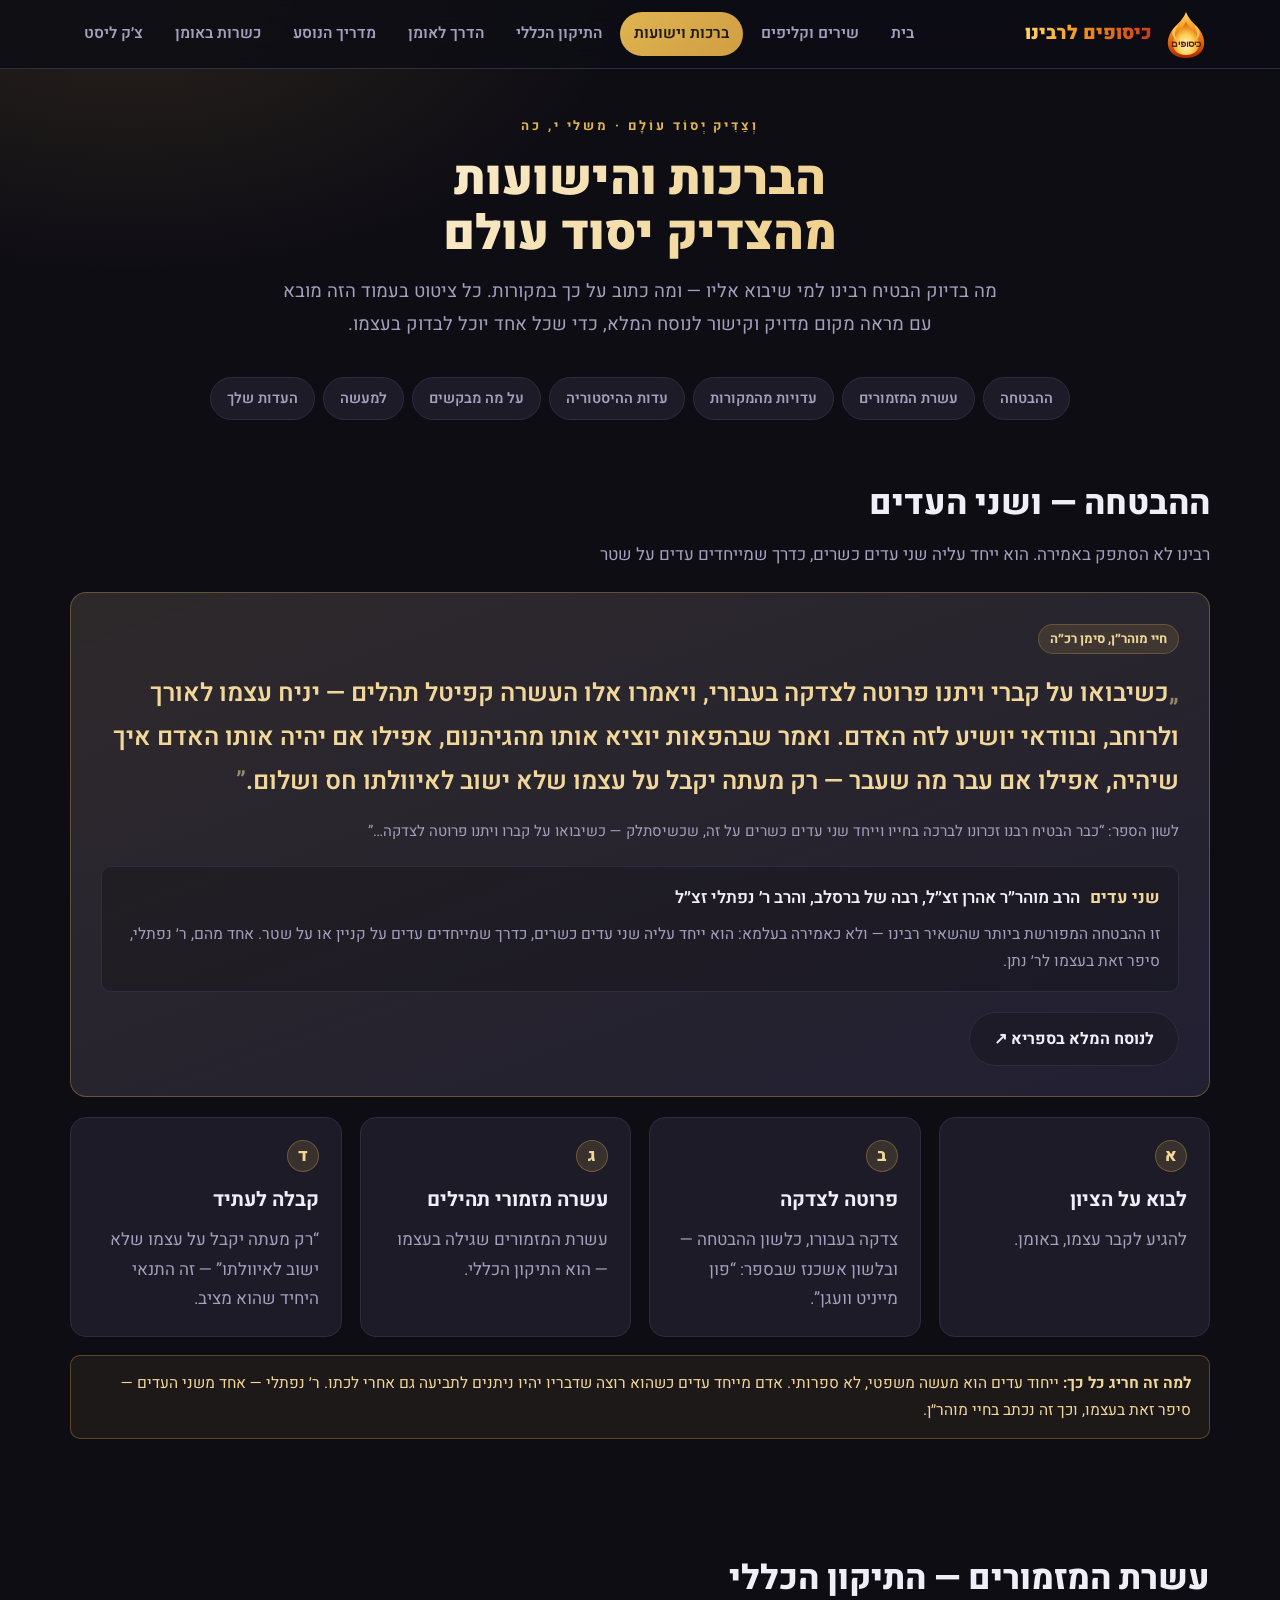
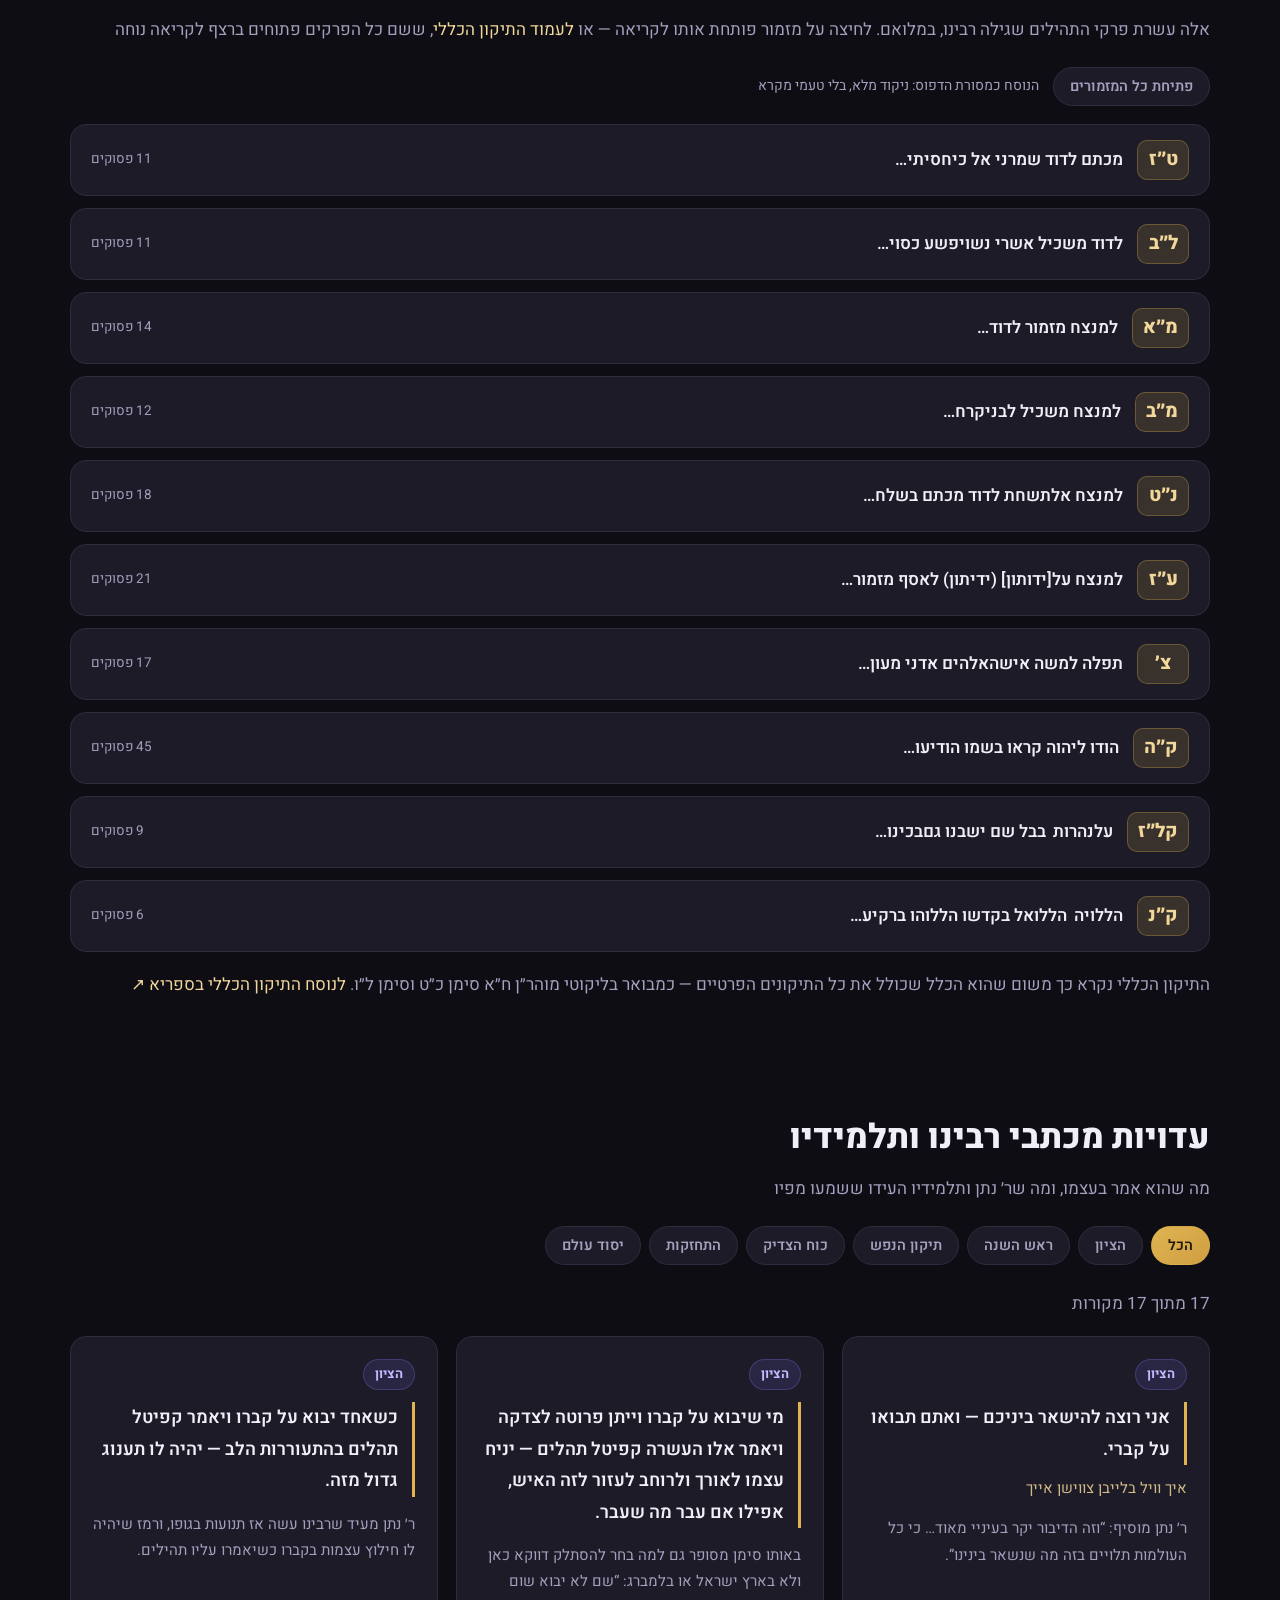
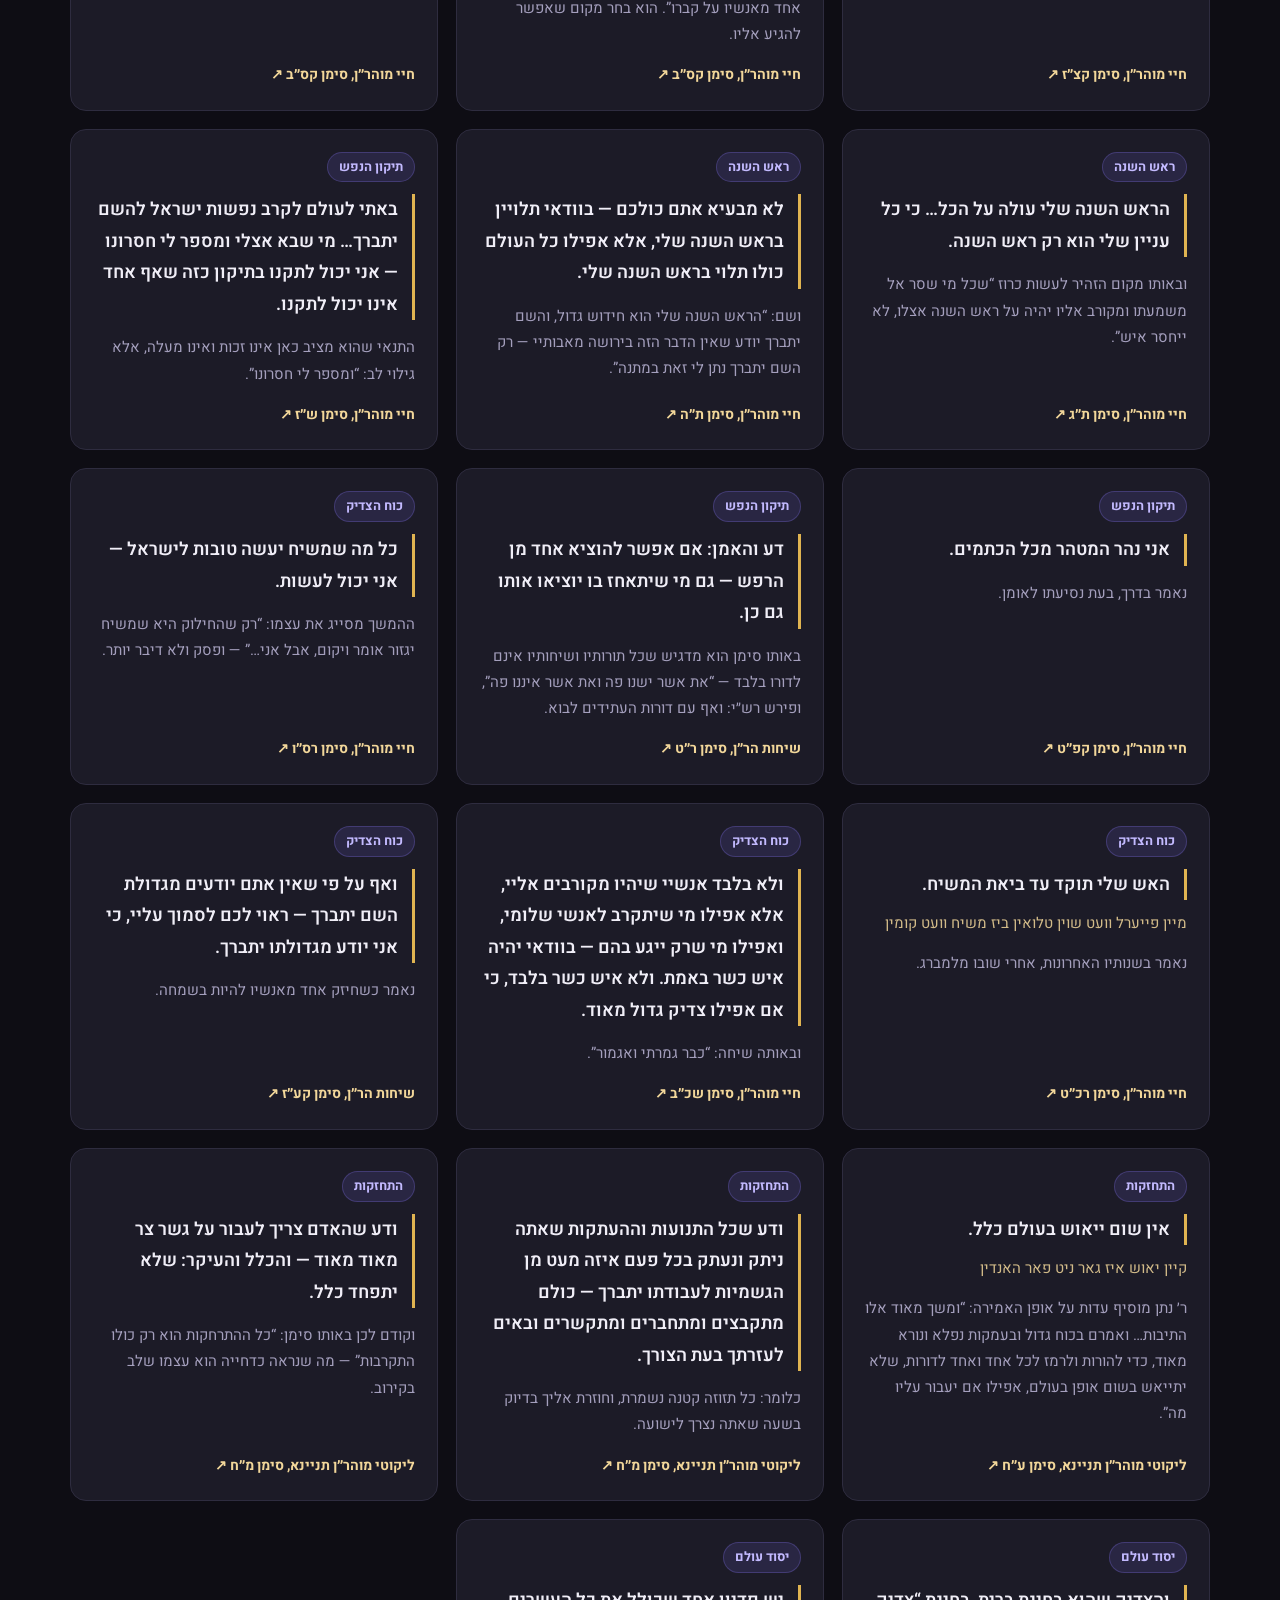
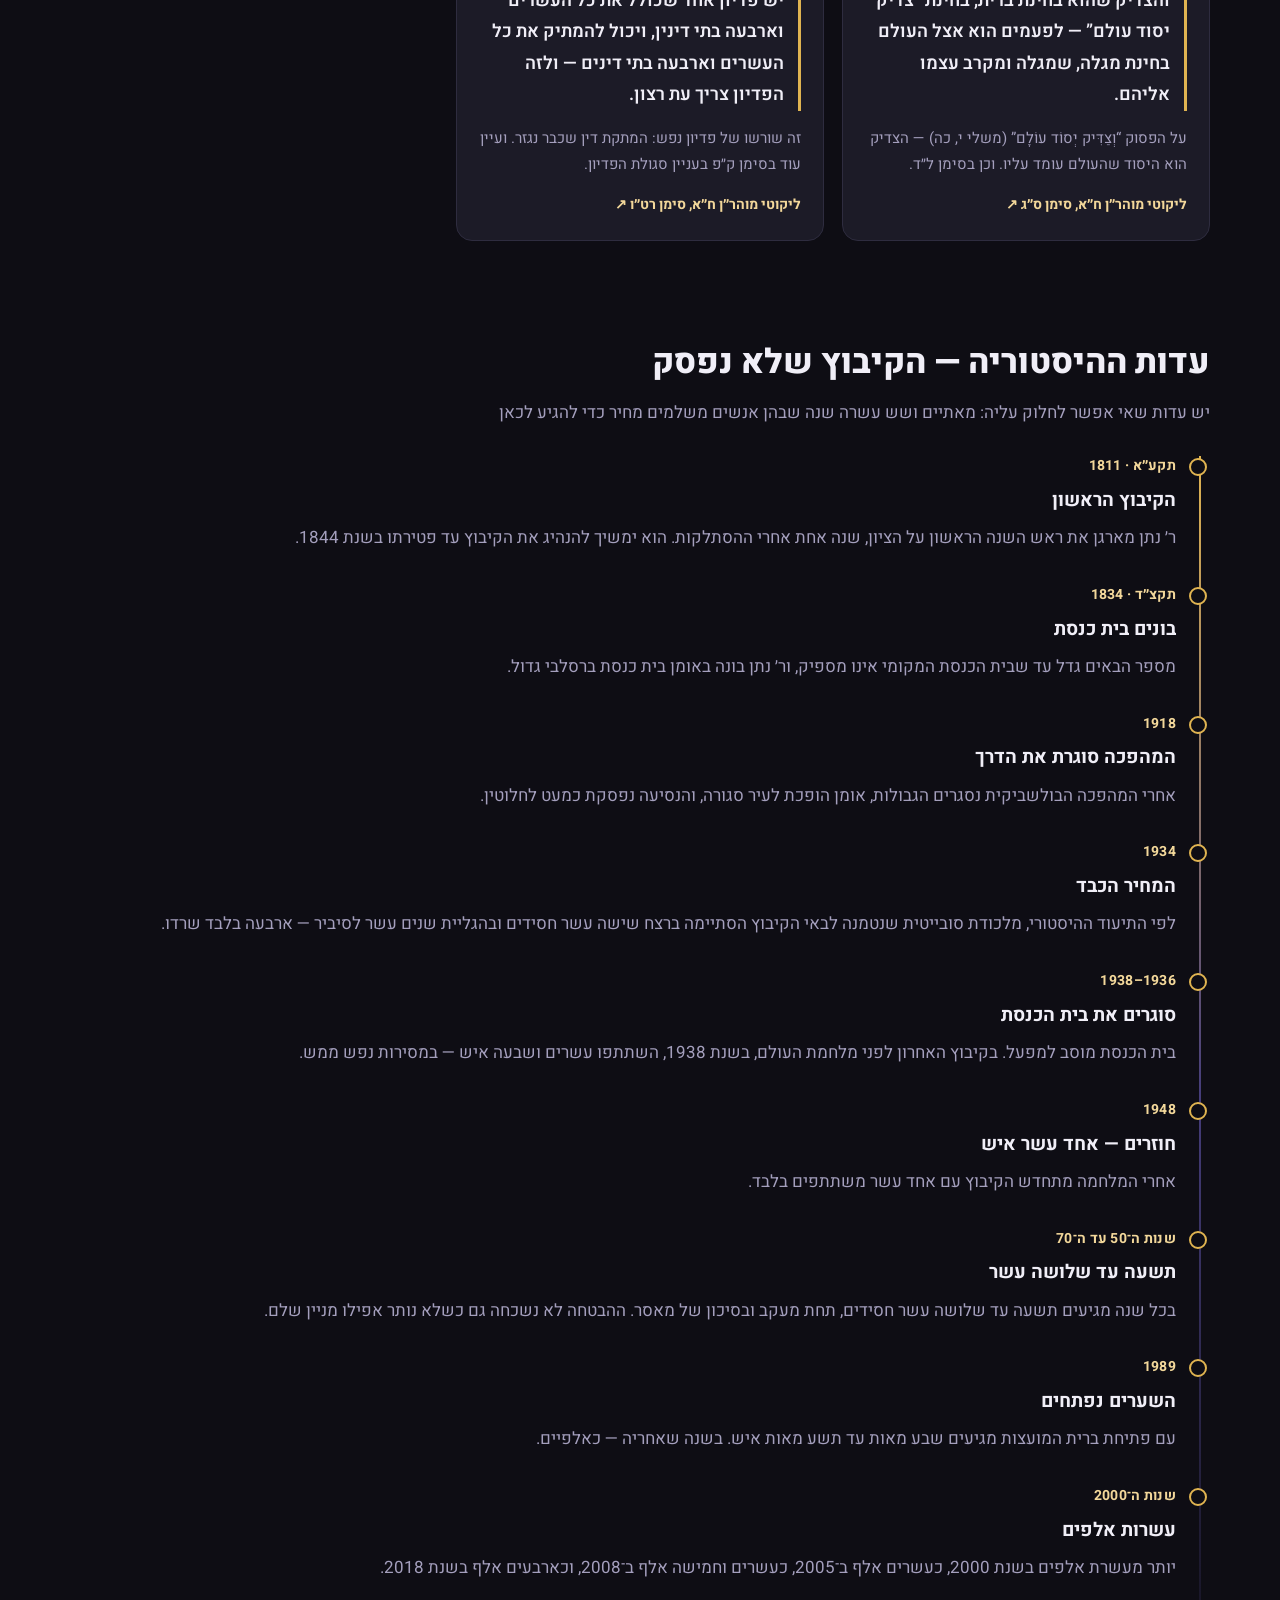
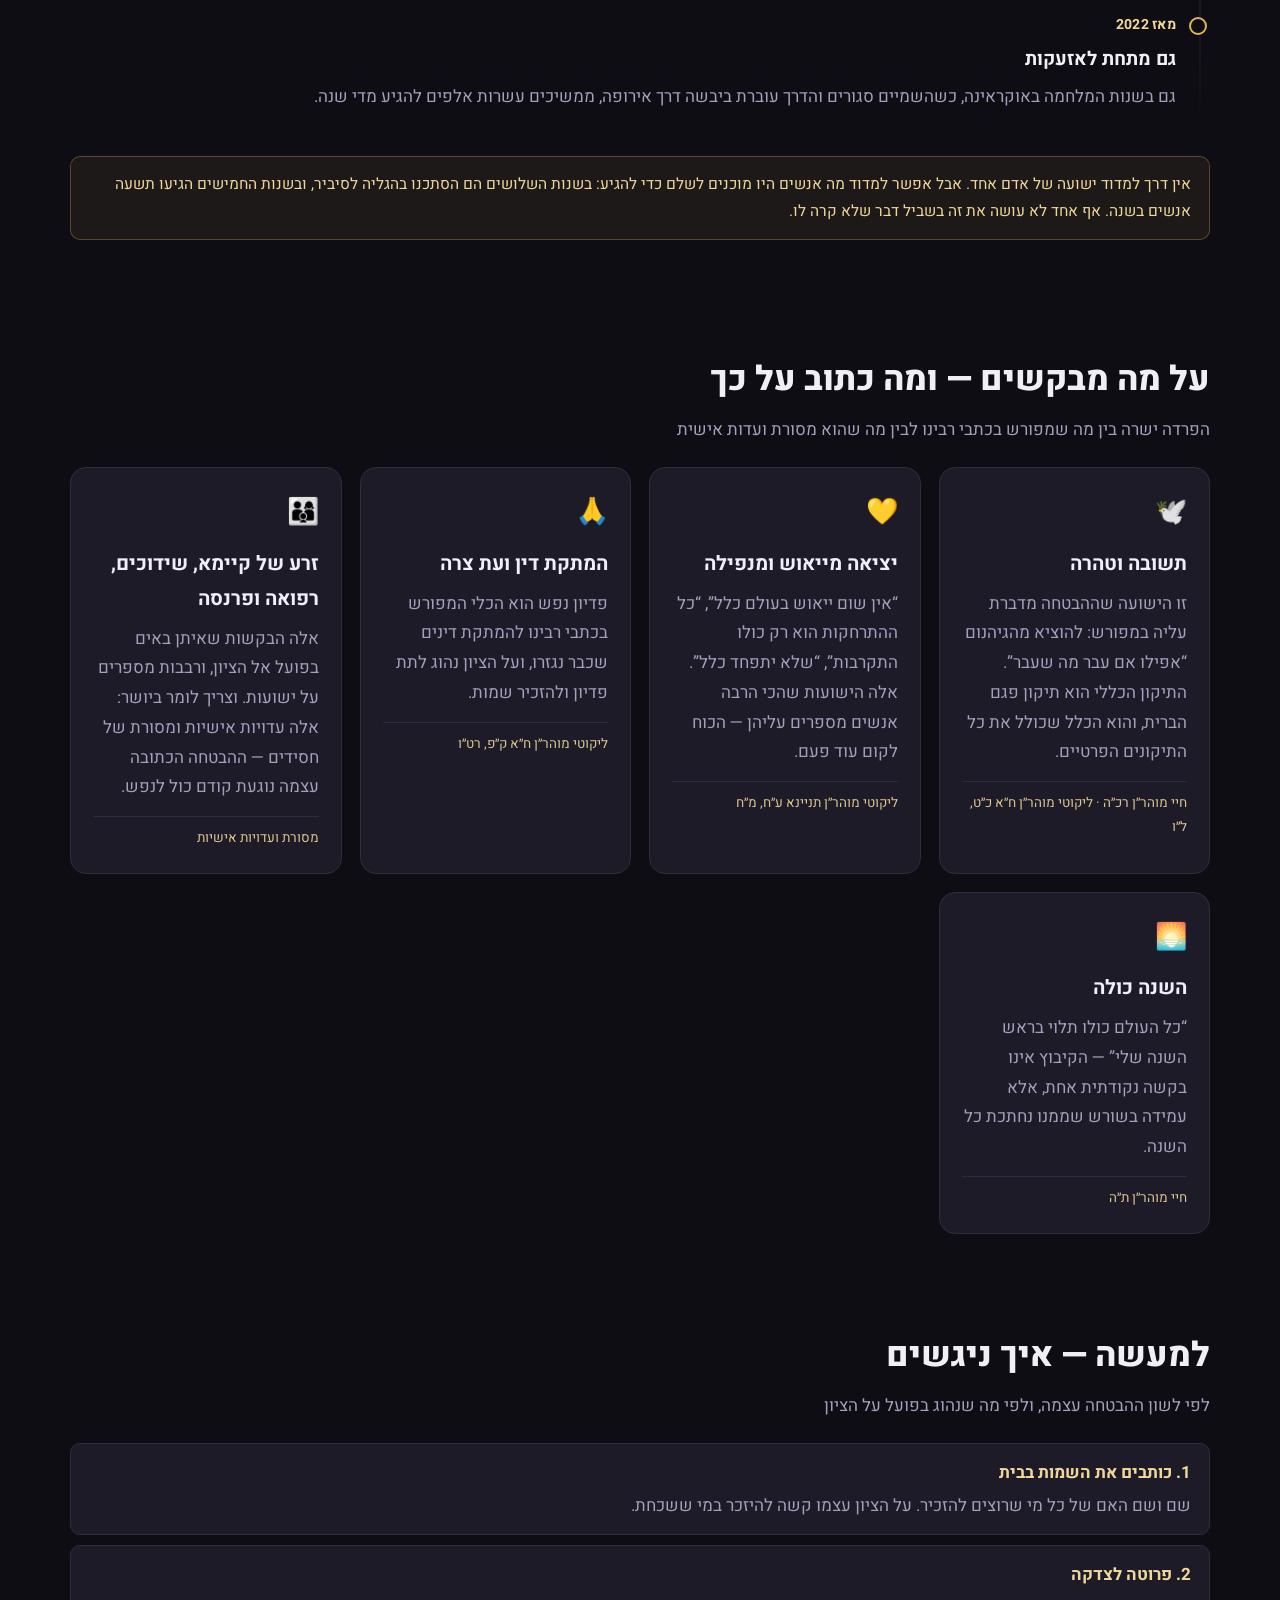
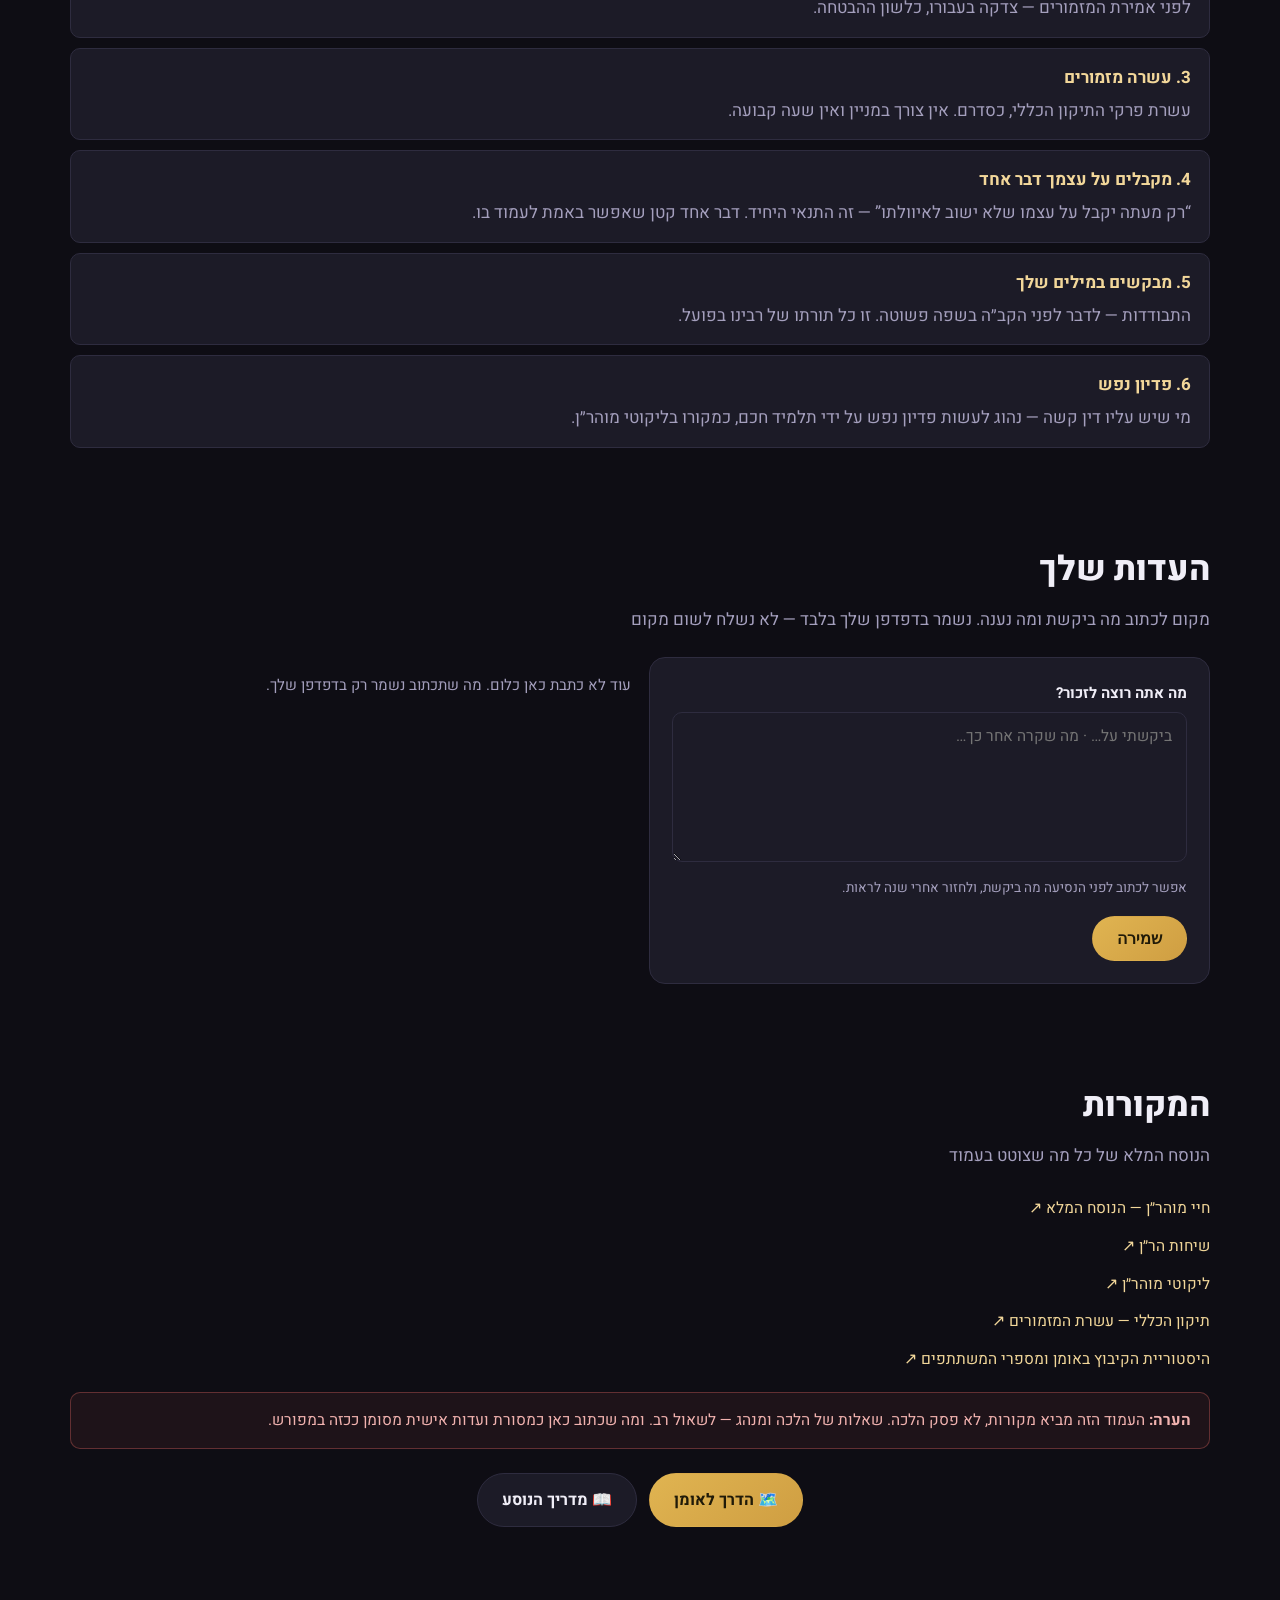
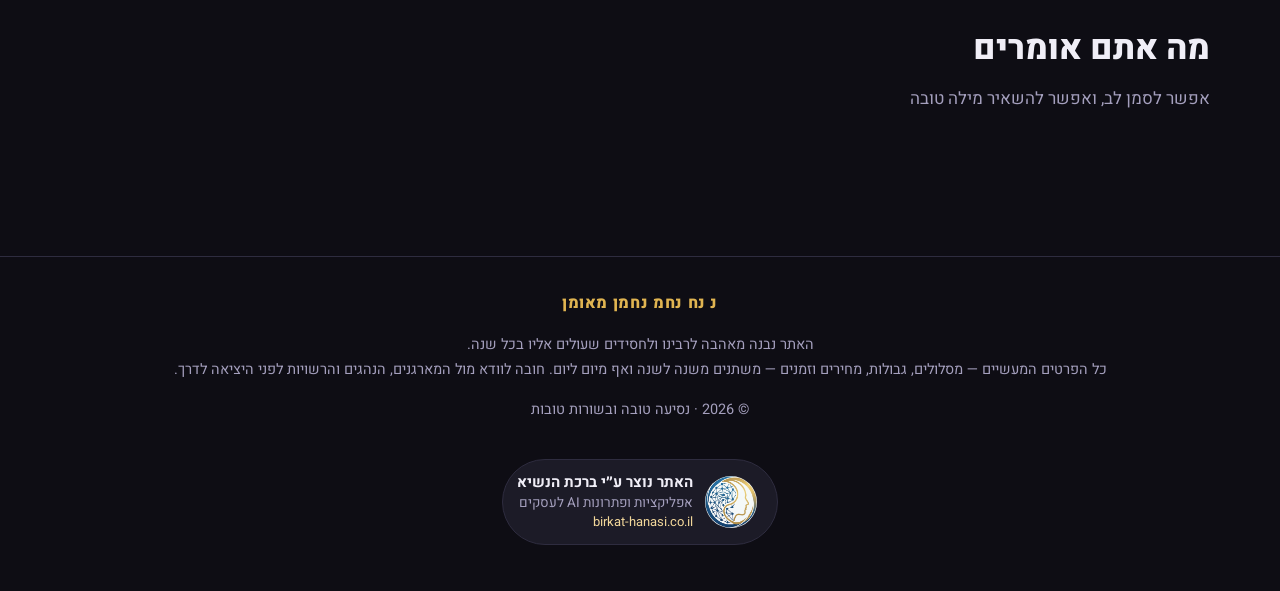
<file: yeshuot.html>
<!DOCTYPE html>
<html lang="he" dir="rtl">
<head>
<meta charset="utf-8">
<meta name="viewport" content="width=device-width, initial-scale=1">
<title>ברכות וישועות מהצדיק יסוד עולם · כיסופים לרבינו</title>
<meta name="description" content="ההבטחה של רבי נחמן על ציונו באומן, שני העדים שייחד עליה, עשרת מזמורי התיקון הכללי, ועדויות מכתבי רבינו ותלמידיו — עם מראי מקום מדויקים.">
<meta property="og:type" content="website">
<meta property="og:url" content="https://shayh22.github.io/rabbi-nachman/yeshuot.html">
<meta property="og:title" content="ברכות וישועות מהצדיק יסוד עולם · כיסופים לרבינו">
<meta property="og:description" content="ההבטחה של רבי נחמן על ציונו באומן, שני העדים שייחד עליה, עשרת מזמורי התיקון הכללי, ועדויות מכתבי רבינו ותלמידיו — עם מראי מקום מדויקים.">
<meta property="og:image" content="https://shayh22.github.io/rabbi-nachman/assets/img/share.jpg">
<meta property="og:image:width" content="1200">
<meta property="og:image:height" content="630">
<meta property="og:image:type" content="image/jpeg">
<meta property="og:image:alt" content="כיסופים לרבינו — סמל הלהבה">
<meta property="og:site_name" content="כיסופים לרבינו">
<meta property="og:locale" content="he_IL">
<meta name="twitter:card" content="summary_large_image">
<meta name="twitter:title" content="ברכות וישועות מהצדיק יסוד עולם · כיסופים לרבינו">
<meta name="twitter:description" content="ההבטחה של רבי נחמן על ציונו באומן, שני העדים שייחד עליה, עשרת מזמורי התיקון הכללי, ועדויות מכתבי רבינו ותלמידיו — עם מראי מקום מדויקים.">
<meta name="twitter:image" content="https://shayh22.github.io/rabbi-nachman/assets/img/share.jpg">
<link rel="canonical" href="https://shayh22.github.io/rabbi-nachman/yeshuot.html">
<script type="application/ld+json">
{
 "@context": "https://schema.org",
 "@graph": [
  {
   "@type": "Article",
   "headline": "הברכות והישועות מהצדיק יסוד עולם",
   "description": "ההבטחה שבחיי מוהר״ן רכ״ה ושני העדים, עשרת מזמורי התיקון הכללי במלואם, ועדויות מכתבי רבינו עם מראי מקום.",
   "inLanguage": "he",
   "articleSection": "ברסלב",
   "isPartOf": {
    "@id": "https://shayh22.github.io/rabbi-nachman/#website"
   },
   "mainEntityOfPage": "https://shayh22.github.io/rabbi-nachman/yeshuot.html",
   "image": "https://shayh22.github.io/rabbi-nachman/assets/img/share.jpg",
   "author": {
    "@type": "Organization",
    "name": "כיסופים לרבינו"
   },
   "publisher": {
    "@type": "Organization",
    "name": "כיסופים לרבינו",
    "logo": {
     "@type": "ImageObject",
     "url": "https://shayh22.github.io/rabbi-nachman/assets/img/kisufim-mark.svg"
    }
   }
  },
  {
   "@type": "CreativeWork",
   "name": "התיקון הכללי — עשרת המזמורים",
   "about": "עשרת פרקי תהילים שגילה רבי נחמן מברסלב: טז, לב, מא, מב, נט, עז, צ, קה, קלז, קנ",
   "inLanguage": "he",
   "isPartOf": {
    "@id": "https://shayh22.github.io/rabbi-nachman/#website"
   }
  }
 ]
}
</script>
<link rel="icon" href="assets/img/kisufim-mark.svg">
<link href="https://fonts.googleapis.com/css2?family=Heebo:wght@400;600;800;900&family=Frank+Ruhl+Libre:wght@400;500;700&family=David+Libre:wght@400;500;700&display=swap" rel="stylesheet">
<link rel="stylesheet" href="assets/css/style.css">
</head>
<body data-page="yeshuot">
<header class="topbar">
  <div class="topbar-inner">
    <a class="brand" href="index.html">
      <img class="brand-mark" src="assets/img/kisufim-mark.svg" alt="" width="48" height="48">
      <span class="brand-name">כיסופים לרבינו</span>
    </a>
    <nav class="mainnav">
      <a data-nav="home" href="index.html">בית</a>
      <a data-nav="songs" href="songs.html">שירים וקליפים</a>
      <a data-nav="yeshuot" href="yeshuot.html">ברכות וישועות</a>
      <a data-nav="tikkun" href="tikkun.html">התיקון הכללי</a>
      <a data-nav="route" href="route.html">הדרך לאומן</a>
      <a data-nav="guide" href="guide.html">מדריך הנוסע</a>
      <a data-nav="kashrut" href="kashrut.html">כשרות באומן</a>
      <a data-nav="checklist" href="checklist.html">צ׳ק ליסט</a>
    </nav>
  </div>
</header>

<main id="app" class="wrap">
  <section class="hero" style="padding:46px 0 10px">
    <div class="eyebrow">וְצַדִּיק יְסוֹד עוֹלָם · משלי י, כה</div>
    <h1 style="font-size:clamp(30px,5vw,48px)">הברכות והישועות<br>מהצדיק יסוד עולם</h1>
    <p class="lead">
      מה בדיוק הבטיח רבינו למי שיבוא אליו — ומה כתוב על כך במקורות.
      כל ציטוט בעמוד הזה מובא עם מראה מקום מדויק וקישור לנוסח המלא, כדי שכל אחד יוכל לבדוק בעצמו.
    </p>
  </section>

  <nav class="chips" style="justify-content:center;margin:26px 0 8px">
    <a class="chip" href="#havtacha">ההבטחה</a>
    <a class="chip" href="#tikkun">עשרת המזמורים</a>
    <a class="chip" href="#eduyot-section">עדויות מהמקורות</a>
    <a class="chip" href="#history">עדות ההיסטוריה</a>
    <a class="chip" href="#kinds-section">על מה מבקשים</a>
    <a class="chip" href="#practice-section">למעשה</a>
    <a class="chip" href="#mine">העדות שלך</a>
  </nav>

  <!-- ההבטחה -->
  <section class="block" id="havtacha">
    <div class="section-head">
      <h2>ההבטחה — ושני העדים</h2>
      <p>רבינו לא הסתפק באמירה. הוא ייחד עליה שני עדים כשרים, כדרך שמייחדים עדים על שטר</p>
    </div>
    <div id="promise"><div class="promise-card"><span class="pill">חיי מוהר״ן, סימן רכ״ה</span><blockquote class="promise-quote">כשיבואו על קברי ויתנו פרוטה לצדקה בעבורי, ויאמרו אלו העשרה קפיטל תהלים — יניח עצמו לאורך ולרוחב, ובוודאי יושיע לזה האדם. ואמר שבהפאות יוציא אותו מהגיהנום, אפילו אם יהיה אותו האדם איך שיהיה, אפילו אם עבר מה שעבר — רק מעתה יקבל על עצמו שלא ישוב לאיוולתו חס ושלום.</blockquote><p class="promise-note">לשון הספר: “כבר הבטיח רבנו זכרונו לברכה בחייו וייחד שני עדים כשרים על זה, שכשיסתלק — כשיבואו על קברו ויתנו פרוטה לצדקה…”</p><div class="witness"><div><b>שני עדים</b><span>הרב מוהר״ר אהרן זצ״ל, רבה של ברסלב, והרב ר׳ נפתלי זצ״ל</span></div><p>זו ההבטחה המפורשת ביותר שהשאיר רבינו — ולא כאמירה בעלמא: הוא ייחד עליה שני עדים כשרים, כדרך שמייחדים עדים על קניין או על שטר. אחד מהם, ר׳ נפתלי, סיפר זאת בעצמו לר׳ נתן.</p></div><a class="btn" href="https://www.sefaria.org/Chayei_Moharan.225" target="_blank" rel="noopener">לנוסח המלא בספריא ↗</a></div><div class="grid cols-4" style="margin-top:20px"><div class="card cond"><span class="num">א</span><h3>לבוא על הציון</h3><p>להגיע לקבר עצמו, באומן.</p></div><div class="card cond"><span class="num">ב</span><h3>פרוטה לצדקה</h3><p>צדקה בעבורו, כלשון ההבטחה — ובלשון אשכנז שבספר: “פון מייניט וועגן”.</p></div><div class="card cond"><span class="num">ג</span><h3>עשרה מזמורי תהילים</h3><p>עשרת המזמורים שגילה בעצמו — הוא התיקון הכללי.</p></div><div class="card cond"><span class="num">ד</span><h3>קבלה לעתיד</h3><p>“רק מעתה יקבל על עצמו שלא ישוב לאיוולתו” — זה התנאי היחיד שהוא מציב.</p></div></div></div>
    <div class="note">
      <strong>למה זה חריג כל כך:</strong> ייחוד עדים הוא מעשה משפטי, לא ספרותי.
      אדם מייחד עדים כשהוא רוצה שדבריו יהיו ניתנים לתביעה גם אחרי לכתו.
      ר׳ נפתלי — אחד משני העדים — סיפר זאת בעצמו, וכך זה נכתב בחיי מוהר״ן.
    </div>
  </section>

  <!-- עשרת המזמורים -->
  <section class="block" id="tikkun">
    <div class="section-head">
      <h2>עשרת המזמורים — התיקון הכללי</h2>
      <p>אלה עשרת פרקי התהילים שגילה רבינו, במלואם. לחיצה על מזמור פותחת אותו לקריאה — או <a href="tikkun.html">לעמוד התיקון הכללי</a>, ששם כל הפרקים פתוחים ברצף לקריאה נוחה</p>
    </div>

    <div class="psalms-tools">
      <button class="chip" id="psalms-toggle" type="button">פתיחת כל המזמורים</button>
      <span class="psalms-note">הנוסח כמסורת הדפוס: ניקוד מלא, בלי טעמי מקרא</span>
    </div>

    <div class="psalms-scroll">
      <details class="psalm-item">
        <summary>
          <span class="psalm-num">ט״ז</span>
          <span class="psalm-open">מכתם לדוד שמרני אל כיחסיתי…</span>
          <span class="psalm-count">11 פסוקים</span>
        </summary>
        <div class="psalm-text" lang="he">
          <p class="verse"><span class="vnum">א</span>מִכְתָּם לְדָוִד שׇֽׁמְרֵנִי אֵל כִּֽי־חָסִיתִי בָֽךְ׃</p>
          <p class="verse"><span class="vnum">ב</span>אָמַרְתְּ לַֽיהֹוָה אֲדֹנָי אָתָּה טוֹבָתִי בַּל־עָלֶֽיךָ׃</p>
          <p class="verse"><span class="vnum">ג</span>לִקְדוֹשִׁים אֲשֶׁר־בָּאָרֶץ הֵמָּה וְאַדִּירֵי כׇּל־חֶפְצִי־בָֽם׃</p>
          <p class="verse"><span class="vnum">ד</span>יִרְבּוּ עַצְּבוֹתָם אַחֵר מָהָרוּ בַּל־אַסִּיךְ נִסְכֵּיהֶם מִדָּם וּֽבַל־אֶשָּׂא אֶת־שְׁמוֹתָם עַל־שְׂפָתָֽי׃</p>
          <p class="verse"><span class="vnum">ה</span>יְֽהֹוָה מְנָת־חֶלְקִי וְכוֹסִי אַתָּה תּוֹמִיךְ גּוֹרָלִֽי׃</p>
          <p class="verse"><span class="vnum">ו</span>חֲבָלִים נָֽפְלוּ־לִי בַּנְּעִמִים אַף־נַחֲלָת שָֽׁפְרָה עָלָֽי׃</p>
          <p class="verse"><span class="vnum">ז</span>אֲבָרֵךְ אֶת־יְהֹוָה אֲשֶׁר יְעָצָנִי אַף־לֵילוֹת יִסְּרוּנִי כִלְיוֹתָֽי׃</p>
          <p class="verse"><span class="vnum">ח</span>שִׁוִּיתִי יְהֹוָה לְנֶגְדִּי תָמִיד כִּי מִֽימִינִי בַּל־אֶמּֽוֹט׃</p>
          <p class="verse"><span class="vnum">ט</span>לָכֵן ׀ שָׂמַח לִבִּי וַיָּגֶל כְּבוֹדִי אַף־בְּשָׂרִי יִשְׁכֹּן לָבֶֽטַח׃</p>
          <p class="verse"><span class="vnum">י</span>כִּי ׀ לֹא־תַעֲזֹב נַפְשִׁי לִשְׁאוֹל לֹֽא־תִתֵּן חֲסִידְךָ לִרְאוֹת שָֽׁחַת׃</p>
          <p class="verse"><span class="vnum">יא</span>תּֽוֹדִיעֵנִי אֹרַח חַיִּים שֹׂבַע שְׂמָחוֹת אֶת־פָּנֶיךָ נְעִמוֹת בִּימִינְךָ נֶֽצַח׃&nbsp;</p>
        </div>
      </details>
      <details class="psalm-item">
        <summary>
          <span class="psalm-num">ל״ב</span>
          <span class="psalm-open">לדוד משכיל אשרי נשויפשע כסוי…</span>
          <span class="psalm-count">11 פסוקים</span>
        </summary>
        <div class="psalm-text" lang="he">
          <p class="verse"><span class="vnum">א</span>לְדָוִד מַשְׂכִּיל אַשְׁרֵי נְֽשׂוּי־פֶּשַׁע כְּסוּי חֲטָאָֽה׃</p>
          <p class="verse"><span class="vnum">ב</span>אַשְֽׁרֵי־אָדָם לֹא יַחְשֹׁב יְהֹוָה לוֹ עָוֺן וְאֵין בְּרוּחוֹ רְמִיָּֽה׃</p>
          <p class="verse"><span class="vnum">ג</span>כִּֽי־הֶחֱרַשְׁתִּי בָּלוּ עֲצָמָי בְּשַׁאֲגָתִי כׇּל־הַיּֽוֹם׃</p>
          <p class="verse"><span class="vnum">ד</span>כִּי ׀ יוֹמָם וָלַיְלָה תִּכְבַּד עָלַי יָדֶךָ נֶהְפַּךְ לְשַׁדִּי בְּחַרְבֹנֵי קַיִץ סֶֽלָה׃</p>
          <p class="verse"><span class="vnum">ה</span>חַטָּאתִי אוֹדִיעֲךָ וַעֲוֺנִי לֹֽא־כִסִּיתִי אָמַרְתִּי אוֹדֶה עֲלֵי פְשָׁעַי לַיהֹוָה וְאַתָּה נָשָׂאתָ עֲוֺן חַטָּאתִי סֶֽלָה׃</p>
          <p class="verse"><span class="vnum">ו</span>עַל־זֹאת יִתְפַּלֵּל כׇּל־חָסִיד ׀ אֵלֶיךָ לְעֵת מְצֹא רַק לְשֵׁטֶף מַיִם רַבִּים אֵלָיו לֹא יַגִּֽיעוּ׃</p>
          <p class="verse"><span class="vnum">ז</span>אַתָּה ׀ סֵתֶר לִי מִצַּר תִּצְּרֵנִי רׇנֵּי פַלֵּט תְּסוֹבְבֵנִי סֶֽלָה׃</p>
          <p class="verse"><span class="vnum">ח</span>אַשְׂכִּֽילְךָ ׀ וְֽאוֹרְךָ בְּדֶֽרֶךְ־זוּ תֵלֵךְ אִיעֲצָה עָלֶיךָ עֵינִֽי׃</p>
          <p class="verse"><span class="vnum">ט</span>אַל־תִּהְיוּ ׀ כְּסוּס כְּפֶרֶד אֵין הָבִין בְּמֶתֶג־וָרֶסֶן עֶדְיוֹ לִבְלוֹם בַּל קְרֹב אֵלֶֽיךָ׃</p>
          <p class="verse"><span class="vnum">י</span>רַבִּים מַכְאוֹבִים לָרָשָׁע וְהַבּוֹטֵחַ בַּֽיהֹוָה חֶסֶד יְסוֹבְבֶֽנּוּ׃</p>
          <p class="verse"><span class="vnum">יא</span>שִׂמְחוּ בַיהֹוָה וְגִילוּ צַדִּיקִים וְהַרְנִינוּ כׇּל־יִשְׁרֵי־לֵֽב׃&nbsp;</p>
        </div>
      </details>
      <details class="psalm-item">
        <summary>
          <span class="psalm-num">מ״א</span>
          <span class="psalm-open">למנצח מזמור לדוד…</span>
          <span class="psalm-count">14 פסוקים</span>
        </summary>
        <div class="psalm-text" lang="he">
          <p class="verse"><span class="vnum">א</span>לַמְנַצֵּחַ מִזְמוֹר לְדָוִֽד׃</p>
          <p class="verse"><span class="vnum">ב</span>אַשְׁרֵי מַשְׂכִּיל אֶל־דָּל בְּיוֹם רָעָה יְֽמַלְּטֵהוּ יְהֹוָֽה׃</p>
          <p class="verse"><span class="vnum">ג</span>יְהֹוָה ׀ יִשְׁמְרֵהוּ וִיחַיֵּהוּ (יאשר) [וְאֻשַּׁר] בָּאָרֶץ וְאַֽל־תִּתְּנֵהוּ בְּנֶפֶשׁ אֹיְבָֽיו׃</p>
          <p class="verse"><span class="vnum">ד</span>יְֽהֹוָה יִסְעָדֶנּוּ עַל־עֶרֶשׂ דְּוָי כׇּל־מִשְׁכָּבוֹ הָפַכְתָּ בְחׇלְיֽוֹ׃</p>
          <p class="verse"><span class="vnum">ה</span>אֲֽנִי־אָמַרְתִּי יְהֹוָה חׇנֵּנִי רְפָאָה נַפְשִׁי כִּי־חָטָאתִי לָֽךְ׃</p>
          <p class="verse"><span class="vnum">ו</span>אוֹיְבַי יֹאמְרוּ רַע לִי מָתַי יָמוּת וְאָבַד שְׁמֽוֹ׃</p>
          <p class="verse"><span class="vnum">ז</span>וְאִם־בָּא לִרְאוֹת ׀ שָׁוְא יְדַבֵּר לִבּוֹ יִקְבׇּץ־אָוֶן לוֹ יֵצֵא לַחוּץ יְדַבֵּֽר׃</p>
          <p class="verse"><span class="vnum">ח</span>יַחַד עָלַי יִתְלַחֲשׁוּ כׇּל־שֹׂנְאָי עָלַי ׀ יַחְשְׁבוּ רָעָה לִֽי׃</p>
          <p class="verse"><span class="vnum">ט</span>דְּֽבַר־בְּלִיַּעַל יָצוּק בּוֹ וַאֲשֶׁר שָׁכַב לֹא־יוֹסִיף לָקֽוּם׃</p>
          <p class="verse"><span class="vnum">י</span>גַּם־אִישׁ שְׁלוֹמִי ׀ אֲשֶׁר־בָּטַחְתִּי בוֹ אוֹכֵל לַחְמִי הִגְדִּיל עָלַי עָקֵֽב׃</p>
          <p class="verse"><span class="vnum">יא</span>וְאַתָּה יְהֹוָה חׇנֵּנִי וַהֲקִימֵנִי וַאֲשַׁלְּמָה לָהֶֽם׃</p>
          <p class="verse"><span class="vnum">יב</span>בְּזֹאת יָדַעְתִּי כִּֽי־חָפַצְתָּ בִּי כִּי לֹֽא־יָרִיעַ אֹיְבִי עָלָֽי׃</p>
          <p class="verse"><span class="vnum">יג</span>וַאֲנִי בְּתֻמִּי תָּמַכְתָּ בִּי וַתַּצִּיבֵנִי לְפָנֶיךָ לְעוֹלָֽם׃</p>
          <p class="verse"><span class="vnum">יד</span>בָּרוּךְ יְהֹוָה ׀ אֱלֹהֵי יִשְׂרָאֵל מֵֽהָעוֹלָם וְעַד הָעוֹלָם אָמֵן ׀ וְאָמֵֽן׃</p>
        </div>
      </details>
      <details class="psalm-item">
        <summary>
          <span class="psalm-num">מ״ב</span>
          <span class="psalm-open">למנצח משכיל לבניקרח…</span>
          <span class="psalm-count">12 פסוקים</span>
        </summary>
        <div class="psalm-text" lang="he">
          <p class="verse"><span class="vnum">א</span>לַמְנַצֵּחַ מַשְׂכִּיל לִבְנֵי־קֹֽרַח׃</p>
          <p class="verse"><span class="vnum">ב</span>כְּאַיָּל תַּעֲרֹג עַל־אֲפִֽיקֵי־מָיִם כֵּן נַפְשִׁי תַעֲרֹג אֵלֶיךָ אֱלֹהִֽים׃</p>
          <p class="verse"><span class="vnum">ג</span>צָמְאָה נַפְשִׁי ׀ לֵאלֹהִים לְאֵל חָי מָתַי אָבוֹא וְאֵרָאֶה פְּנֵי אֱלֹהִֽים׃</p>
          <p class="verse"><span class="vnum">ד</span>הָֽיְתָה־לִּי דִמְעָתִי לֶחֶם יוֹמָם וָלָיְלָה בֶּאֱמֹר אֵלַי כׇּל־הַיּוֹם אַיֵּה אֱלֹהֶֽיךָ׃</p>
          <p class="verse"><span class="vnum">ה</span>אֵלֶּה אֶזְכְּרָה ׀ וְאֶשְׁפְּכָה עָלַי ׀ נַפְשִׁי כִּי אֶעֱבֹר ׀ בַּסָּךְ אֶדַּדֵּם עַד־בֵּית־אֱלֹהִים בְּקוֹל־רִנָּה וְתוֹדָה הָמוֹן חוֹגֵֽג׃</p>
          <p class="verse"><span class="vnum">ו</span>מַה־תִּשְׁתּוֹחֲחִי ׀ נַפְשִׁי וַתֶּהֱמִי עָלָי הוֹחִלִי לֵאלֹהִים כִּי־עוֹד אוֹדֶנּוּ יְשׁוּעוֹת פָּנָֽיו׃</p>
          <p class="verse"><span class="vnum">ז</span>אֱֽלֹהַי עָלַי נַפְשִׁי תִשְׁתּוֹחָח עַל־כֵּן אֶזְכׇּרְךָ מֵאֶרֶץ יַרְדֵּן וְחֶרְמוֹנִים מֵהַר מִצְעָֽר׃</p>
          <p class="verse"><span class="vnum">ח</span>תְּהוֹם־אֶל־תְּהוֹם קוֹרֵא לְקוֹל צִנּוֹרֶיךָ כׇּֽל־מִשְׁבָּרֶיךָ וְגַלֶּיךָ עָלַי עָבָֽרוּ׃</p>
          <p class="verse"><span class="vnum">ט</span>יוֹמָם ׀ יְצַוֶּה יְהֹוָה ׀ חַסְדּוֹ וּבַלַּיְלָה שִׁירֹה עִמִּי תְּפִלָּה לְאֵל חַיָּֽי׃</p>
          <p class="verse"><span class="vnum">י</span>אוֹמְרָה ׀ לְאֵל סַלְעִי לָמָה שְׁכַחְתָּנִי לָֽמָּה־קֹדֵר אֵלֵךְ בְּלַחַץ אוֹיֵֽב׃</p>
          <p class="verse"><span class="vnum">יא</span>בְּרֶצַח ׀ בְּֽעַצְמוֹתַי חֵרְפוּנִי צוֹרְרָי בְּאׇמְרָם אֵלַי כׇּל־הַיּוֹם אַיֵּה אֱלֹהֶֽיךָ׃</p>
          <p class="verse"><span class="vnum">יב</span>מַה־תִּשְׁתּוֹחֲחִי ׀ נַפְשִׁי וּֽמַה־תֶּהֱמִי עָלָי הוֹחִילִי לֵאלֹהִים כִּי־עוֹד אוֹדֶנּוּ יְשׁוּעֹת פָּנַי וֵאלֹהָֽי׃&nbsp;</p>
        </div>
      </details>
      <details class="psalm-item">
        <summary>
          <span class="psalm-num">נ״ט</span>
          <span class="psalm-open">למנצח אלתשחת לדוד מכתם בשלח…</span>
          <span class="psalm-count">18 פסוקים</span>
        </summary>
        <div class="psalm-text" lang="he">
          <p class="verse"><span class="vnum">א</span>לַמְנַצֵּחַ אַל־תַּשְׁחֵת לְדָוִד מִכְתָּם בִּשְׁלֹחַ שָׁאוּל וַֽיִּשְׁמְרוּ אֶת־הַבַּיִת לַהֲמִיתֽוֹ׃</p>
          <p class="verse"><span class="vnum">ב</span>הַצִּילֵנִי מֵאֹיְבַי ׀ אֱלֹהָי מִֽמִּתְקוֹמְמַי תְּשַׂגְּבֵֽנִי׃</p>
          <p class="verse"><span class="vnum">ג</span>הַצִּילֵנִי מִפֹּעֲלֵי אָוֶן וּֽמֵאַנְשֵׁי דָמִים הוֹשִׁיעֵֽנִי׃</p>
          <p class="verse"><span class="vnum">ד</span>כִּי הִנֵּה אָרְבוּ לְנַפְשִׁי יָגוּרוּ עָלַי עַזִּים לֹֽא־פִשְׁעִי וְלֹא־חַטָּאתִי יְהֹוָֽה׃</p>
          <p class="verse"><span class="vnum">ה</span>בְּֽלִי־עָוֺן יְרֻצוּן וְיִכּוֹנָנוּ עוּרָה לִקְרָאתִי וּרְאֵֽה׃</p>
          <p class="verse"><span class="vnum">ו</span>וְאַתָּה יְהֹוָֽה־אֱלֹהִים ׀ צְבָאוֹת אֱלֹהֵי יִשְׂרָאֵל הָקִיצָה לִפְקֹד כׇּֽל־הַגּוֹיִם אַל־תָּחֹן כׇּל־בֹּגְדֵי אָוֶן סֶֽלָה׃</p>
          <p class="verse"><span class="vnum">ז</span>יָשׁוּבוּ לָעֶרֶב יֶהֱמוּ כַכָּלֶב וִיסוֹבְבוּ עִֽיר׃</p>
          <p class="verse"><span class="vnum">ח</span>הִנֵּה ׀ יַבִּיעוּן בְּפִיהֶם חֲרָבוֹת בְּשִׂפְתֽוֹתֵיהֶם כִּי־מִי שֹׁמֵֽעַ׃</p>
          <p class="verse"><span class="vnum">ט</span>וְאַתָּה יְהֹוָה תִּשְׂחַק־לָמוֹ תִּלְעַג לְכׇל־גּוֹיִֽם׃</p>
          <p class="verse"><span class="vnum">י</span>עֻזּוֹ אֵלֶיךָ אֶשְׁמֹרָה כִּֽי־אֱלֹהִים מִשְׂגַּבִּֽי׃</p>
          <p class="verse"><span class="vnum">יא</span>אֱלֹהֵי (חסדו) [חַסְדִּי] יְקַדְּמֵנִי אֱלֹהִים יַרְאֵנִי בְשֹׁרְרָֽי׃</p>
          <p class="verse"><span class="vnum">יב</span>אַל־תַּהַרְגֵם ׀ פֶּֽן־יִשְׁכְּחוּ עַמִּי הֲנִיעֵמוֹ בְחֵילְךָ וְהוֹרִידֵמוֹ מָגִנֵּנוּ אֲדֹנָֽי׃</p>
          <p class="verse"><span class="vnum">יג</span>חַטַּאת־פִּימוֹ דְּֽבַר־שְׂפָתֵימוֹ וְיִלָּכְדוּ בִגְאוֹנָם וּמֵאָלָה וּמִכַּחַשׁ יְסַפֵּֽרוּ׃</p>
          <p class="verse"><span class="vnum">יד</span>כַּלֵּה בְחֵמָה כַּלֵּה וְֽאֵינֵמוֹ וְֽיֵדְעוּ כִּֽי־אֱלֹהִים מֹשֵׁל בְּֽיַעֲקֹב לְאַפְסֵי הָאָרֶץ סֶֽלָה׃</p>
          <p class="verse"><span class="vnum">טו</span>וְיָשֻׁבוּ לָעֶרֶב יֶהֱמוּ כַכָּלֶב וִיסוֹבְבוּ עִֽיר׃</p>
          <p class="verse"><span class="vnum">טז</span>הֵמָּה (ינועון) [יְנִיעוּן] לֶאֱכֹל אִם־לֹא יִשְׂבְּעוּ וַיָּלִֽינוּ׃</p>
          <p class="verse"><span class="vnum">יז</span>וַאֲנִי ׀ אָשִׁיר עֻזֶּךָ וַאֲרַנֵּן לַבֹּקֶר חַסְדֶּךָ כִּֽי־הָיִיתָ מִשְׂגָּב לִי וּמָנוֹס בְּיוֹם צַר־לִֽי׃</p>
          <p class="verse"><span class="vnum">יח</span>עֻזִּי אֵלֶיךָ אֲזַמֵּרָה כִּֽי־אֱלֹהִים מִשְׂגַּבִּי אֱלֹהֵי חַסְדִּֽי׃&nbsp;</p>
        </div>
      </details>
      <details class="psalm-item">
        <summary>
          <span class="psalm-num">ע״ז</span>
          <span class="psalm-open">למנצח על[ידותון] (ידיתון) לאסף מזמור…</span>
          <span class="psalm-count">21 פסוקים</span>
        </summary>
        <div class="psalm-text" lang="he">
          <p class="verse"><span class="vnum">א</span>לַמְנַצֵּחַ עַֽל־[יְדוּתוּן] (ידיתון) לְאָסָף מִזְמֽוֹר׃</p>
          <p class="verse"><span class="vnum">ב</span>קוֹלִי אֶל־אֱלֹהִים וְאֶצְעָקָה קוֹלִי אֶל־אֱלֹהִים וְהַאֲזִין אֵלָֽי׃</p>
          <p class="verse"><span class="vnum">ג</span>בְּיוֹם צָרָתִי אֲדֹנָי דָּרָשְׁתִּי יָדִי ׀ לַיְלָה נִגְּרָה וְלֹא תָפוּג מֵאֲנָה הִנָּחֵם נַפְשִֽׁי׃</p>
          <p class="verse"><span class="vnum">ד</span>אֶזְכְּרָה אֱלֹהִים וְאֶהֱמָיָה אָשִׂיחָה ׀ וְתִתְעַטֵּף רוּחִי סֶֽלָה׃</p>
          <p class="verse"><span class="vnum">ה</span>אָחַזְתָּ שְׁמֻרוֹת עֵינָי נִפְעַמְתִּי וְלֹא אֲדַבֵּֽר׃</p>
          <p class="verse"><span class="vnum">ו</span>חִשַּׁבְתִּי יָמִים מִקֶּדֶם שְׁנוֹת עוֹלָמִֽים׃</p>
          <p class="verse"><span class="vnum">ז</span>אֶזְכְּרָה נְגִינָתִי בַּלָּיְלָה עִם־לְבָבִי אָשִׂיחָה וַיְחַפֵּשׂ רוּחִֽי׃</p>
          <p class="verse"><span class="vnum">ח</span>הַֽלְעוֹלָמִים יִזְנַח ׀ אֲדֹנָי וְלֹא־יֹסִיף לִרְצוֹת עֽוֹד׃</p>
          <p class="verse"><span class="vnum">ט</span>הֶאָפֵס לָנֶצַח חַסְדּוֹ גָּמַר אֹמֶר לְדֹר וָדֹֽר׃</p>
          <p class="verse"><span class="vnum">י</span>הֲשָׁכַח חַנּוֹת אֵל אִם־קָפַץ בְּאַף רַחֲמָיו סֶֽלָה׃</p>
          <p class="verse"><span class="vnum">יא</span>וָאֹמַר חַלּוֹתִי הִיא שְׁנוֹת יְמִין עֶלְיֽוֹן׃</p>
          <p class="verse"><span class="vnum">יב</span>(אזכיר) [אֶזְכּוֹר] מַעַלְלֵי־יָהּ כִּֽי־אֶזְכְּרָה מִקֶּדֶם פִּלְאֶֽךָ׃</p>
          <p class="verse"><span class="vnum">יג</span>וְהָגִיתִי בְכׇל־פׇּעֳלֶךָ וּֽבַעֲלִילוֹתֶיךָ אָשִֽׂיחָה׃</p>
          <p class="verse"><span class="vnum">יד</span>אֱלֹהִים בַּקֹּדֶשׁ דַּרְכֶּךָ מִי־אֵל גָּדוֹל כֵּאלֹהִֽים׃</p>
          <p class="verse"><span class="vnum">טו</span>אַתָּה הָאֵל עֹשֵׂה פֶלֶא הוֹדַעְתָּ בָעַמִּים עֻזֶּֽךָ׃</p>
          <p class="verse"><span class="vnum">טז</span>גָּאַלְתָּ בִּזְרוֹעַ עַמֶּךָ בְּנֵֽי־יַעֲקֹב וְיוֹסֵף סֶֽלָה׃</p>
          <p class="verse"><span class="vnum">יז</span>רָאוּךָ מַּיִם ׀ אֱֽלֹהִים רָאוּךָ מַּיִם יָחִילוּ אַף יִרְגְּזוּ תְהֹמֽוֹת׃</p>
          <p class="verse"><span class="vnum">יח</span>זֹרְמוּ מַיִם ׀ עָבוֹת קוֹל נָתְנוּ שְׁחָקִים אַף־חֲצָצֶיךָ יִתְהַלָּֽכוּ׃</p>
          <p class="verse"><span class="vnum">יט</span>קוֹל רַעַמְךָ ׀ בַּגַּלְגַּל הֵאִירוּ בְרָקִים תֵּבֵל רָגְזָה וַתִּרְעַשׁ הָאָֽרֶץ׃</p>
          <p class="verse"><span class="vnum">כ</span>בַּיָּם דַּרְכֶּךָ (ושביליך) [וּֽשְׁבִילְךָ] בְּמַיִם רַבִּים וְעִקְּבוֹתֶיךָ לֹא נֹדָֽעוּ׃</p>
          <p class="verse"><span class="vnum">כא</span>נָחִיתָ כַצֹּאן עַמֶּךָ בְּֽיַד־מֹשֶׁה וְאַהֲרֹֽן׃&nbsp;</p>
        </div>
      </details>
      <details class="psalm-item">
        <summary>
          <span class="psalm-num">צ׳</span>
          <span class="psalm-open">תפלה למשה אישהאלהים אדני מעון…</span>
          <span class="psalm-count">17 פסוקים</span>
        </summary>
        <div class="psalm-text" lang="he">
          <p class="verse"><span class="vnum">א</span>תְּפִלָּה לְמֹשֶׁה אִֽישׁ־הָאֱלֹהִים אֲֽדֹנָי מָעוֹן אַתָּה הָיִיתָ לָּנוּ בְּדֹר וָדֹֽר׃</p>
          <p class="verse"><span class="vnum">ב</span>בְּטֶרֶם ׀ הָרִים יֻלָּדוּ וַתְּחוֹלֵֽל אֶרֶץ וְתֵבֵל וּֽמֵעוֹלָם עַד־עוֹלָם אַתָּה אֵֽל׃</p>
          <p class="verse"><span class="vnum">ג</span>תָּשֵׁב אֱנוֹשׁ עַד־דַּכָּא וַתֹּאמֶר שׁוּבוּ בְנֵֽי־אָדָֽם׃</p>
          <p class="verse"><span class="vnum">ד</span>כִּי אֶלֶף שָׁנִים בְּֽעֵינֶיךָ כְּיוֹם אֶתְמוֹל כִּי יַעֲבֹר וְאַשְׁמוּרָה בַלָּֽיְלָה׃</p>
          <p class="verse"><span class="vnum">ה</span>זְרַמְתָּם שֵׁנָה יִהְיוּ בַּבֹּקֶר כֶּחָצִיר יַחֲלֹֽף׃</p>
          <p class="verse"><span class="vnum">ו</span>בַּבֹּקֶר יָצִיץ וְחָלָף לָעֶרֶב יְמוֹלֵל וְיָבֵֽשׁ׃</p>
          <p class="verse"><span class="vnum">ז</span>כִּי־כָלִינוּ בְאַפֶּךָ וּֽבַחֲמָתְךָ נִבְהָֽלְנוּ׃</p>
          <p class="verse"><span class="vnum">ח</span>שַׁתָּ עֲוֺנֹתֵינוּ לְנֶגְדֶּךָ עֲלֻמֵנוּ לִמְאוֹר פָּנֶֽיךָ׃</p>
          <p class="verse"><span class="vnum">ט</span>כִּי כׇל־יָמֵינוּ פָּנוּ בְעֶבְרָתֶךָ כִּלִּינוּ שָׁנֵינוּ כְמוֹ־הֶֽגֶה׃</p>
          <p class="verse"><span class="vnum">י</span>יְמֵֽי־שְׁנוֹתֵינוּ בָהֶם שִׁבְעִים שָׁנָה וְאִם בִּגְבוּרֹת ׀ שְׁמוֹנִים שָׁנָה וְרׇהְבָּם עָמָל וָאָוֶן כִּי־גָז חִישׁ וַנָּעֻֽפָה׃</p>
          <p class="verse"><span class="vnum">יא</span>מִֽי־יוֹדֵעַ עֹז אַפֶּךָ וּכְיִרְאָתְךָ עֶבְרָתֶֽךָ׃</p>
          <p class="verse"><span class="vnum">יב</span>לִמְנוֹת יָמֵינוּ כֵּן הוֹדַע וְנָבִא לְבַב חׇכְמָֽה׃</p>
          <p class="verse"><span class="vnum">יג</span>שׁוּבָה יְהֹוָה עַד־מָתָי וְהִנָּחֵם עַל־עֲבָדֶֽיךָ׃</p>
          <p class="verse"><span class="vnum">יד</span>שַׂבְּעֵנוּ בַבֹּקֶר חַסְדֶּךָ וּֽנְרַנְּנָה וְנִשְׂמְחָה בְּכׇל־יָמֵֽינוּ׃</p>
          <p class="verse"><span class="vnum">טו</span>שַׂמְּחֵנוּ כִּימוֹת עִנִּיתָנוּ שְׁנוֹת רָאִינוּ רָעָֽה׃</p>
          <p class="verse"><span class="vnum">טז</span>יֵרָאֶה אֶל־עֲבָדֶיךָ פׇעֳלֶךָ וַהֲדָרְךָ עַל־בְּנֵיהֶֽם׃</p>
          <p class="verse"><span class="vnum">יז</span>וִיהִי ׀ נֹעַם אֲדֹנָי אֱלֹהֵינוּ עָלֵינוּ וּמַעֲשֵׂה יָדֵינוּ כּוֹנְנָה עָלֵינוּ וּֽמַעֲשֵׂה יָדֵינוּ כּוֹנְנֵֽהוּ׃&nbsp;</p>
        </div>
      </details>
      <details class="psalm-item">
        <summary>
          <span class="psalm-num">ק״ה</span>
          <span class="psalm-open">הודו ליהוה קראו בשמו הודיעו…</span>
          <span class="psalm-count">45 פסוקים</span>
        </summary>
        <div class="psalm-text" lang="he">
          <p class="verse"><span class="vnum">א</span>הוֹדוּ לַיהֹוָה קִרְאוּ בִשְׁמוֹ הוֹדִיעוּ בָעַמִּים עֲלִילוֹתָֽיו׃</p>
          <p class="verse"><span class="vnum">ב</span>שִֽׁירוּ־לוֹ זַמְּרוּ־לוֹ שִׂיחוּ בְּכׇל־נִפְלְאוֹתָֽיו׃</p>
          <p class="verse"><span class="vnum">ג</span>הִֽתְהַלְלוּ בְּשֵׁם קׇדְשׁוֹ יִשְׂמַח לֵב ׀ מְבַקְשֵׁי יְהֹוָֽה׃</p>
          <p class="verse"><span class="vnum">ד</span>דִּרְשׁוּ יְהֹוָה וְעֻזּוֹ בַּקְּשׁוּ פָנָיו תָּמִֽיד׃</p>
          <p class="verse"><span class="vnum">ה</span>זִכְרוּ נִפְלְאוֹתָיו אֲשֶׁר־עָשָׂה מֹפְתָיו וּמִשְׁפְּטֵי־פִֽיו׃</p>
          <p class="verse"><span class="vnum">ו</span>זֶרַע אַבְרָהָם עַבְדּוֹ בְּנֵי יַעֲקֹב בְּחִירָֽיו׃</p>
          <p class="verse"><span class="vnum">ז</span>הוּא יְהֹוָה אֱלֹהֵינוּ בְּכׇל־הָאָרֶץ מִשְׁפָּטָֽיו׃</p>
          <p class="verse"><span class="vnum">ח</span>זָכַר לְעוֹלָם בְּרִיתוֹ דָּבָר צִוָּה לְאֶלֶף דּֽוֹר׃</p>
          <p class="verse"><span class="vnum">ט</span>אֲשֶׁר כָּרַת אֶת־אַבְרָהָם וּשְׁבוּעָתוֹ לְיִשְׂחָֽק׃</p>
          <p class="verse"><span class="vnum">י</span>וַיַּעֲמִידֶהָ לְיַעֲקֹב לְחֹק לְיִשְׂרָאֵל בְּרִית עוֹלָֽם׃</p>
          <p class="verse"><span class="vnum">יא</span>לֵאמֹר לְךָ אֶתֵּן אֶת־אֶֽרֶץ־כְּנָעַן חֶבֶל נַחֲלַתְכֶֽם׃</p>
          <p class="verse"><span class="vnum">יב</span>בִּֽהְיוֹתָם מְתֵי מִסְפָּר כִּמְעַט וְגָרִים בָּֽהּ׃</p>
          <p class="verse"><span class="vnum">יג</span>וַיִּֽתְהַלְּכוּ מִגּוֹי אֶל־גּוֹי מִמַּמְלָכָה אֶל־עַם אַחֵֽר׃</p>
          <p class="verse"><span class="vnum">יד</span>לֹא־הִנִּיחַ אָדָם לְעׇשְׁקָם וַיּוֹכַח עֲלֵיהֶם מְלָכִֽים׃</p>
          <p class="verse"><span class="vnum">טו</span>אַֽל־תִּגְּעוּ בִמְשִׁיחָי וְלִנְבִיאַי אַל־תָּרֵֽעוּ׃</p>
          <p class="verse"><span class="vnum">טז</span>וַיִּקְרָא רָעָב עַל־הָאָרֶץ כׇּֽל־מַטֵּה־לֶחֶם שָׁבָֽר׃</p>
          <p class="verse"><span class="vnum">יז</span>שָׁלַח לִפְנֵיהֶם אִישׁ לְעֶבֶד נִמְכַּר יוֹסֵֽף׃</p>
          <p class="verse"><span class="vnum">יח</span>עִנּוּ בַכֶּבֶל (רגליו) [רַגְלוֹ] בַּרְזֶל בָּאָה נַפְשֽׁוֹ׃</p>
          <p class="verse"><span class="vnum">יט</span>עַד־עֵת בֹּא־דְבָרוֹ אִמְרַת יְהֹוָה צְרָפָֽתְהוּ׃</p>
          <p class="verse"><span class="vnum">כ</span>שָׁלַח מֶלֶךְ וַיַּתִּירֵהוּ מֹשֵׁל עַמִּים וַֽיְפַתְּחֵֽהוּ׃</p>
          <p class="verse"><span class="vnum">כא</span>שָׂמוֹ אָדוֹן לְבֵיתוֹ וּמֹשֵׁל בְּכׇל־קִנְיָנֽוֹ׃</p>
          <p class="verse"><span class="vnum">כב</span>לֶאְסֹר שָׂרָיו בְּנַפְשׁוֹ וּזְקֵנָיו יְחַכֵּֽם׃</p>
          <p class="verse"><span class="vnum">כג</span>וַיָּבֹא יִשְׂרָאֵל מִצְרָיִם וְיַעֲקֹב גָּר בְּאֶֽרֶץ־חָֽם׃</p>
          <p class="verse"><span class="vnum">כד</span>וַיֶּפֶר אֶת־עַמּוֹ מְאֹד וַיַּעֲצִמֵהוּ מִצָּרָֽיו׃</p>
          <p class="verse"><span class="vnum">כה</span>הָפַךְ לִבָּם לִשְׂנֹא עַמּוֹ לְהִתְנַכֵּל בַּעֲבָדָֽיו׃</p>
          <p class="verse"><span class="vnum">כו</span>שָׁלַח מֹשֶׁה עַבְדּוֹ אַהֲרֹן אֲשֶׁר בָּחַר־בּֽוֹ׃</p>
          <p class="verse"><span class="vnum">כז</span>שָֽׂמוּ־בָם דִּבְרֵי אֹתוֹתָיו וּמֹפְתִים בְּאֶרֶץ חָֽם׃</p>
          <p class="verse"><span class="vnum">כח</span>שָׁלַֽח חֹשֶׁךְ וַיַּחְשִׁךְ וְלֹא־מָרוּ אֶת־[דְּבָרֽוֹ] (דבריו)׃</p>
          <p class="verse"><span class="vnum">כט</span>הָפַךְ אֶת־מֵימֵיהֶם לְדָם וַיָּמֶת אֶת־דְּגָתָֽם׃</p>
          <p class="verse"><span class="vnum">ל</span>שָׁרַץ אַרְצָם צְפַרְדְּעִים בְּחַדְרֵי מַלְכֵיהֶֽם׃</p>
          <p class="verse"><span class="vnum">לא</span>אָמַר וַיָּבֹא עָרֹב כִּנִּים בְּכׇל־גְּבוּלָֽם׃</p>
          <p class="verse"><span class="vnum">לב</span>נָתַן גִּשְׁמֵיהֶם בָּרָד אֵשׁ לֶהָבוֹת בְּאַרְצָֽם׃</p>
          <p class="verse"><span class="vnum">לג</span>וַיַּךְ גַּפְנָם וּתְאֵנָתָם וַיְשַׁבֵּר עֵץ גְּבוּלָֽם׃</p>
          <p class="verse"><span class="vnum">לד</span>אָמַר וַיָּבֹא אַרְבֶּה וְיֶלֶק וְאֵין מִסְפָּֽר׃</p>
          <p class="verse"><span class="vnum">לה</span>וַיֹּאכַל כׇּל־עֵשֶׂב בְּאַרְצָם וַיֹּאכַל פְּרִי אַדְמָתָֽם׃</p>
          <p class="verse"><span class="vnum">לו</span>וַיַּךְ כׇּל־בְּכוֹר בְּאַרְצָם רֵאשִׁית לְכׇל־אוֹנָֽם׃</p>
          <p class="verse"><span class="vnum">לז</span>וַֽיּוֹצִיאֵם בְּכֶסֶף וְזָהָב וְאֵין בִּשְׁבָטָיו כּוֹשֵֽׁל׃</p>
          <p class="verse"><span class="vnum">לח</span>שָׂמַח מִצְרַיִם בְּצֵאתָם כִּֽי־נָפַל פַּחְדָּם עֲלֵיהֶֽם׃</p>
          <p class="verse"><span class="vnum">לט</span>פָּרַשׂ עָנָן לְמָסָךְ וְאֵשׁ לְהָאִיר לָֽיְלָה׃</p>
          <p class="verse"><span class="vnum">מ</span>שָׁאַל וַיָּבֵא שְׂלָו וְלֶחֶם שָׁמַיִם יַשְׂבִּיעֵֽם׃</p>
          <p class="verse"><span class="vnum">מא</span>פָּתַח צוּר וַיָּזוּבוּ מָיִם הָלְכוּ בַּצִּיּוֹת נָהָֽר׃</p>
          <p class="verse"><span class="vnum">מב</span>כִּֽי־זָכַר אֶת־דְּבַר קׇדְשׁוֹ אֶֽת־אַבְרָהָם עַבְדּֽוֹ׃</p>
          <p class="verse"><span class="vnum">מג</span>וַיּוֹצִא עַמּוֹ בְשָׂשׂוֹן בְּרִנָּה אֶת־בְּחִירָֽיו׃</p>
          <p class="verse"><span class="vnum">מד</span>וַיִּתֵּן לָהֶם אַרְצוֹת גּוֹיִם וַעֲמַל לְאֻמִּים יִירָֽשׁוּ׃</p>
          <p class="verse"><span class="vnum">מה</span>בַּעֲבוּר ׀ יִשְׁמְרוּ חֻקָּיו וְתוֹרֹתָיו יִנְצֹרוּ הַֽלְלוּ־יָֽהּ׃&nbsp;</p>
        </div>
      </details>
      <details class="psalm-item">
        <summary>
          <span class="psalm-num">קל״ז</span>
          <span class="psalm-open">עלנהרות  בבל שם ישבנו גםבכינו…</span>
          <span class="psalm-count">9 פסוקים</span>
        </summary>
        <div class="psalm-text" lang="he">
          <p class="verse"><span class="vnum">א</span>עַל־נַהֲרוֹת ׀ בָּבֶל שָׁם יָשַׁבְנוּ גַּם־בָּכִינוּ בְּזׇכְרֵנוּ אֶת־צִיּֽוֹן׃</p>
          <p class="verse"><span class="vnum">ב</span>עַֽל־עֲרָבִים בְּתוֹכָהּ תָּלִינוּ כִּנֹּרוֹתֵֽינוּ׃</p>
          <p class="verse"><span class="vnum">ג</span>כִּי שָׁם שְֽׁאֵלוּנוּ שׁוֹבֵינוּ דִּבְרֵי־שִׁיר וְתוֹלָלֵינוּ שִׂמְחָה שִׁירוּ לָנוּ מִשִּׁיר צִיּֽוֹן׃</p>
          <p class="verse"><span class="vnum">ד</span>אֵיךְ נָשִׁיר אֶת־שִׁיר־יְהֹוָה עַל אַדְמַת נֵכָֽר׃</p>
          <p class="verse"><span class="vnum">ה</span>אִֽם־אֶשְׁכָּחֵךְ יְֽרוּשָׁלָ͏ִם תִּשְׁכַּח יְמִינִֽי׃</p>
          <p class="verse"><span class="vnum">ו</span>תִּדְבַּֽק־לְשׁוֹנִי ׀ לְחִכִּי אִם־לֹא אֶזְכְּרֵכִי אִם־לֹא אַעֲלֶה אֶת־יְרוּשָׁלַ͏ִם עַל רֹאשׁ שִׂמְחָתִֽי׃</p>
          <p class="verse"><span class="vnum">ז</span>זְכֹר יְהֹוָה ׀ לִבְנֵי אֱדוֹם אֵת יוֹם יְֽרוּשָׁלָ͏ִם הָאֹמְרִים עָרוּ ׀ עָרוּ עַד הַיְסוֹד בָּֽהּ׃</p>
          <p class="verse"><span class="vnum">ח</span>בַּת־בָּבֶל הַשְּׁדוּדָה אַשְׁרֵי שֶׁיְשַׁלֶּם־לָךְ אֶת־גְּמוּלֵךְ שֶׁגָּמַלְתְּ לָֽנוּ׃</p>
          <p class="verse"><span class="vnum">ט</span>אַשְׁרֵי ׀ שֶׁיֹּאחֵז וְנִפֵּץ אֶֽת־עֹלָלַיִךְ אֶל־הַסָּֽלַע׃&nbsp;</p>
        </div>
      </details>
      <details class="psalm-item">
        <summary>
          <span class="psalm-num">ק״נ</span>
          <span class="psalm-open">הללויה  הללואל בקדשו הללוהו ברקיע…</span>
          <span class="psalm-count">6 פסוקים</span>
        </summary>
        <div class="psalm-text" lang="he">
          <p class="verse"><span class="vnum">א</span>הַלְלוּ־יָהּ ׀ הַֽלְלוּ־אֵל בְּקׇדְשׁוֹ הַֽלְלוּהוּ בִּרְקִיעַ עֻזּֽוֹ׃</p>
          <p class="verse"><span class="vnum">ב</span>הַלְלוּהוּ בִגְבוּרֹתָיו הַלְלוּהוּ כְּרֹב גֻּדְלֽוֹ׃</p>
          <p class="verse"><span class="vnum">ג</span>הַלְלוּהוּ בְּתֵקַע שׁוֹפָר הַלְלוּהוּ בְּנֵבֶל וְכִנּֽוֹר׃</p>
          <p class="verse"><span class="vnum">ד</span>הַלְלוּהוּ בְּתֹף וּמָחוֹל הַֽלְלוּהוּ בְּמִנִּים וְעֻגָֽב׃</p>
          <p class="verse"><span class="vnum">ה</span>הַלְלוּהוּ בְצִלְצְלֵי־שָׁמַע הַֽלְלוּהוּ בְּֽצִלְצְלֵי תְרוּעָֽה׃</p>
          <p class="verse"><span class="vnum">ו</span>כֹּל הַנְּשָׁמָה תְּהַלֵּל יָהּ הַֽלְלוּ־יָֽהּ׃</p>
        </div>
      </details>
    </div>

    <p style="color:var(--muted);margin-top:18px">
      התיקון הכללי נקרא כך משום שהוא הכלל שכולל את כל התיקונים הפרטיים —
      כמבואר בליקוטי מוהר״ן ח״א סימן כ״ט וסימן ל״ו.
      <a href="https://www.sefaria.org/Tikkun_HaKlali" target="_blank" rel="noopener">לנוסח התיקון הכללי בספריא ↗</a>
    </p>
  </section>

  <!-- עדויות -->
  <section class="block" id="eduyot-section">
    <div class="section-head">
      <h2>עדויות מכתבי רבינו ותלמידיו</h2>
      <p>מה שהוא אמר בעצמו, ומה שר׳ נתן ותלמידיו העידו ששמעו מפיו</p>
    </div>
    <div class="toolbar">
      <div class="chips" id="topic-chips"><button class="chip on">הכל</button><button class="chip">הציון</button><button class="chip">ראש השנה</button><button class="chip">תיקון הנפש</button><button class="chip">כוח הצדיק</button><button class="chip">התחזקות</button><button class="chip">יסוד עולם</button></div>
    </div>
    <p style="color:var(--muted);margin:0 0 18px" id="eduyot-count">17 מתוך 17 מקורות</p>
    <div class="eduyot" id="eduyot"><article class="eduya"><span class="pill violet">הציון</span><blockquote>אני רוצה להישאר ביניכם — ואתם תבואו על קברי.</blockquote><div class="yid">איך וויל בלייבן צווישן אייך</div><p class="enote">ר׳ נתן מוסיף: “וזה הדיבור יקר בעיניי מאוד… כי כל העולמות תלויים בזה מה שנשאר בינינו”.</p><a class="esrc" href="https://www.sefaria.org/Chayei_Moharan.197" target="_blank" rel="noopener">חיי מוהר״ן, סימן קצ״ז ↗</a></article><article class="eduya"><span class="pill violet">הציון</span><blockquote>מי שיבוא על קברו וייתן פרוטה לצדקה ויאמר אלו העשרה קפיטל תהלים — יניח עצמו לאורך ולרוחב לעזור לזה האיש, אפילו אם עבר מה שעבר.</blockquote><p class="enote">באותו סימן מסופר גם למה בחר להסתלק דווקא כאן ולא בארץ ישראל או בלמברג: “שם לא יבוא שום אחד מאנשיו על קברו”. הוא בחר מקום שאפשר להגיע אליו.</p><a class="esrc" href="https://www.sefaria.org/Chayei_Moharan.162" target="_blank" rel="noopener">חיי מוהר״ן, סימן קס״ב ↗</a></article><article class="eduya"><span class="pill violet">הציון</span><blockquote>כשאחד יבוא על קברו ויאמר קפיטל תהלים בהתעוררות הלב — יהיה לו תענוג גדול מזה.</blockquote><p class="enote">ר׳ נתן מעיד שרבינו עשה אז תנועות בגופו, ורמז שיהיה לו חילוץ עצמות בקברו כשיאמרו עליו תהילים.</p><a class="esrc" href="https://www.sefaria.org/Chayei_Moharan.162" target="_blank" rel="noopener">חיי מוהר״ן, סימן קס״ב ↗</a></article><article class="eduya"><span class="pill violet">ראש השנה</span><blockquote>הראש השנה שלי עולה על הכל… כי כל עניין שלי הוא רק ראש השנה.</blockquote><p class="enote">ובאותו מקום הזהיר לעשות כרוז “שכל מי שסר אל משמעתו ומקורב אליו יהיה על ראש השנה אצלו, לא ייחסר איש”.</p><a class="esrc" href="https://www.sefaria.org/Chayei_Moharan.403" target="_blank" rel="noopener">חיי מוהר״ן, סימן ת״ג ↗</a></article><article class="eduya"><span class="pill violet">ראש השנה</span><blockquote>לא מבעיא אתם כולכם — בוודאי תלויין בראש השנה שלי, אלא אפילו כל העולם כולו תלוי בראש השנה שלי.</blockquote><p class="enote">ושם: “הראש השנה שלי הוא חידוש גדול, והשם יתברך יודע שאין הדבר הזה בירושה מאבותיי — רק השם יתברך נתן לי זאת במתנה”.</p><a class="esrc" href="https://www.sefaria.org/Chayei_Moharan.405" target="_blank" rel="noopener">חיי מוהר״ן, סימן ת״ה ↗</a></article><article class="eduya"><span class="pill violet">תיקון הנפש</span><blockquote>באתי לעולם לקרב נפשות ישראל להשם יתברך… מי שבא אצלי ומספר לי חסרונו — אני יכול לתקנו בתיקון כזה שאף אחד אינו יכול לתקנו.</blockquote><p class="enote">התנאי שהוא מציב כאן אינו זכות ואינו מעלה, אלא גילוי לב: “ומספר לי חסרונו”.</p><a class="esrc" href="https://www.sefaria.org/Chayei_Moharan.307" target="_blank" rel="noopener">חיי מוהר״ן, סימן ש״ז ↗</a></article><article class="eduya"><span class="pill violet">תיקון הנפש</span><blockquote>אני נהר המטהר מכל הכתמים.</blockquote><p class="enote">נאמר בדרך, בעת נסיעתו לאומן.</p><a class="esrc" href="https://www.sefaria.org/Chayei_Moharan.189" target="_blank" rel="noopener">חיי מוהר״ן, סימן קפ״ט ↗</a></article><article class="eduya"><span class="pill violet">תיקון הנפש</span><blockquote>דע והאמן: אם אפשר להוציא אחד מן הרפש — גם מי שיתאחז בו יוציאו אותו גם כן.</blockquote><p class="enote">באותו סימן הוא מדגיש שכל תורותיו ושיחותיו אינם לדורו בלבד — “את אשר ישנו פה ואת אשר איננו פה”, ופירש רש״י: ואף עם דורות העתידים לבוא.</p><a class="esrc" href="https://www.sefaria.org/Sichot_HaRan.209" target="_blank" rel="noopener">שיחות הר״ן, סימן ר״ט ↗</a></article><article class="eduya"><span class="pill violet">כוח הצדיק</span><blockquote>כל מה שמשיח יעשה טובות לישראל — אני יכול לעשות.</blockquote><p class="enote">ההמשך מסייג את עצמו: “רק שהחילוק היא שמשיח יגזור אומר ויקום, אבל אני…” — ופסק ולא דיבר יותר.</p><a class="esrc" href="https://www.sefaria.org/Chayei_Moharan.266" target="_blank" rel="noopener">חיי מוהר״ן, סימן רס״ו ↗</a></article><article class="eduya"><span class="pill violet">כוח הצדיק</span><blockquote>האש שלי תוקד עד ביאת המשיח.</blockquote><div class="yid">מיין פייערל וועט שוין טלואין ביז משיח וועט קומין</div><p class="enote">נאמר בשנותיו האחרונות, אחרי שובו מלמברג.</p><a class="esrc" href="https://www.sefaria.org/Chayei_Moharan.229" target="_blank" rel="noopener">חיי מוהר״ן, סימן רכ״ט ↗</a></article><article class="eduya"><span class="pill violet">כוח הצדיק</span><blockquote>ולא בלבד אנשיי שיהיו מקורבים אליי, אלא אפילו מי שיתקרב לאנשי שלומי, ואפילו מי שרק ייגע בהם — בוודאי יהיה איש כשר באמת. ולא איש כשר בלבד, כי אם אפילו צדיק גדול מאוד.</blockquote><p class="enote">ובאותה שיחה: “כבר גמרתי ואגמור”.</p><a class="esrc" href="https://www.sefaria.org/Chayei_Moharan.322" target="_blank" rel="noopener">חיי מוהר״ן, סימן שכ״ב ↗</a></article><article class="eduya"><span class="pill violet">כוח הצדיק</span><blockquote>ואף על פי שאין אתם יודעים מגדולת השם יתברך — ראוי לכם לסמוך עליי, כי אני יודע מגדולתו יתברך.</blockquote><p class="enote">נאמר כשחיזק אחד מאנשיו להיות בשמחה.</p><a class="esrc" href="https://www.sefaria.org/Sichot_HaRan.177" target="_blank" rel="noopener">שיחות הר״ן, סימן קע״ז ↗</a></article><article class="eduya"><span class="pill violet">התחזקות</span><blockquote>אין שום ייאוש בעולם כלל.</blockquote><div class="yid">קיין יאוש איז גאר ניט פאר האנדין</div><p class="enote">ר׳ נתן מוסיף עדות על אופן האמירה: “ומשך מאוד אלו התיבות… ואמרם בכוח גדול ובעמקות נפלא ונורא מאוד, כדי להורות ולרמז לכל אחד ואחד לדורות, שלא יתייאש בשום אופן בעולם, אפילו אם יעבור עליו מה”.</p><a class="esrc" href="https://www.sefaria.org/Likutei_Moharan%2C_Part_II.78" target="_blank" rel="noopener">ליקוטי מוהר״ן תניינא, סימן ע״ח ↗</a></article><article class="eduya"><span class="pill violet">התחזקות</span><blockquote>ודע שכל התנועות וההעתקות שאתה ניתק ונעתק בכל פעם איזה מעט מן הגשמיות לעבודתו יתברך — כולם מתקבצים ומתחברים ומתקשרים ובאים לעזרתך בעת הצורך.</blockquote><p class="enote">כלומר: כל תזוזה קטנה נשמרת, וחוזרת אליך בדיוק בשעה שאתה נצרך לישועה.</p><a class="esrc" href="https://www.sefaria.org/Likutei_Moharan%2C_Part_II.48" target="_blank" rel="noopener">ליקוטי מוהר״ן תניינא, סימן מ״ח ↗</a></article><article class="eduya"><span class="pill violet">התחזקות</span><blockquote>ודע שהאדם צריך לעבור על גשר צר מאוד מאוד — והכלל והעיקר: שלא יתפחד כלל.</blockquote><p class="enote">וקודם לכן באותו סימן: “כל ההתרחקות הוא רק כולו התקרבות” — מה שנראה כדחייה הוא עצמו שלב בקירוב.</p><a class="esrc" href="https://www.sefaria.org/Likutei_Moharan%2C_Part_II.48" target="_blank" rel="noopener">ליקוטי מוהר״ן תניינא, סימן מ״ח ↗</a></article><article class="eduya"><span class="pill violet">יסוד עולם</span><blockquote>והצדיק שהוא בחינת ברית, בחינת “צדיק יסוד עולם” — לפעמים הוא אצל העולם בחינת מגלה, שמגלה ומקרב עצמו אליהם.</blockquote><p class="enote">על הפסוק “וְצַדִּיק יְסוֹד עוֹלָם” (משלי י, כה) — הצדיק הוא היסוד שהעולם עומד עליו. וכן בסימן ל״ד.</p><a class="esrc" href="https://www.sefaria.org/Likutei_Moharan.63" target="_blank" rel="noopener">ליקוטי מוהר״ן ח״א, סימן ס״ג ↗</a></article><article class="eduya"><span class="pill violet">יסוד עולם</span><blockquote>יש פדיון אחד שכולל את כל העשרים וארבעה בתי דינין, ויכול להמתיק את כל העשרים וארבעה בתי דינים — ולזה הפדיון צריך עת רצון.</blockquote><p class="enote">זה שורשו של פדיון נפש: המתקת דין שכבר נגזר. ועיין עוד בסימן ק״פ בעניין סגולת הפדיון.</p><a class="esrc" href="https://www.sefaria.org/Likutei_Moharan.215" target="_blank" rel="noopener">ליקוטי מוהר״ן ח״א, סימן רט״ו ↗</a></article></div>
  </section>

  <!-- היסטוריה -->
  <section class="block" id="history">
    <div class="section-head">
      <h2>עדות ההיסטוריה — הקיבוץ שלא נפסק</h2>
      <p>יש עדות שאי אפשר לחלוק עליה: מאתיים ושש עשרה שנה שבהן אנשים משלמים מחיר כדי להגיע לכאן</p>
    </div>
    <ul class="timeline" id="timeline"><li class="tl-item"><span class="tl-year">תקע״א · 1811</span><h3>הקיבוץ הראשון</h3><p>ר׳ נתן מארגן את ראש השנה הראשון על הציון, שנה אחת אחרי ההסתלקות. הוא ימשיך להנהיג את הקיבוץ עד פטירתו בשנת 1844.</p></li><li class="tl-item"><span class="tl-year">תקצ״ד · 1834</span><h3>בונים בית כנסת</h3><p>מספר הבאים גדל עד שבית הכנסת המקומי אינו מספיק, ור׳ נתן בונה באומן בית כנסת ברסלבי גדול.</p></li><li class="tl-item"><span class="tl-year">1918</span><h3>המהפכה סוגרת את הדרך</h3><p>אחרי המהפכה הבולשביקית נסגרים הגבולות, אומן הופכת לעיר סגורה, והנסיעה נפסקת כמעט לחלוטין.</p></li><li class="tl-item"><span class="tl-year">1934</span><h3>המחיר הכבד</h3><p>לפי התיעוד ההיסטורי, מלכודת סובייטית שנטמנה לבאי הקיבוץ הסתיימה ברצח שישה עשר חסידים ובהגליית שנים עשר לסיביר — ארבעה בלבד שרדו.</p></li><li class="tl-item"><span class="tl-year">1936–1938</span><h3>סוגרים את בית הכנסת</h3><p>בית הכנסת מוסב למפעל. בקיבוץ האחרון לפני מלחמת העולם, בשנת 1938, השתתפו עשרים ושבעה איש — במסירות נפש ממש.</p></li><li class="tl-item"><span class="tl-year">1948</span><h3>חוזרים — אחד עשר איש</h3><p>אחרי המלחמה מתחדש הקיבוץ עם אחד עשר משתתפים בלבד.</p></li><li class="tl-item"><span class="tl-year">שנות ה־50 עד ה־70</span><h3>תשעה עד שלושה עשר</h3><p>בכל שנה מגיעים תשעה עד שלושה עשר חסידים, תחת מעקב ובסיכון של מאסר. ההבטחה לא נשכחה גם כשלא נותר אפילו מניין שלם.</p></li><li class="tl-item"><span class="tl-year">1989</span><h3>השערים נפתחים</h3><p>עם פתיחת ברית המועצות מגיעים שבע מאות עד תשע מאות איש. בשנה שאחריה — כאלפיים.</p></li><li class="tl-item"><span class="tl-year">שנות ה־2000</span><h3>עשרות אלפים</h3><p>יותר מעשרת אלפים בשנת 2000, כעשרים אלף ב־2005, כעשרים וחמישה אלף ב־2008, וכארבעים אלף בשנת 2018.</p></li><li class="tl-item"><span class="tl-year">מאז 2022</span><h3>גם מתחת לאזעקות</h3><p>גם בשנות המלחמה באוקראינה, כשהשמיים סגורים והדרך עוברת ביבשה דרך אירופה, ממשיכים עשרות אלפים להגיע מדי שנה.</p></li></ul>
    <div class="note">
      אין דרך למדוד ישועה של אדם אחד. אבל אפשר למדוד מה אנשים היו מוכנים לשלם כדי להגיע:
      בשנות השלושים הם הסתכנו בהגליה לסיביר, ובשנות החמישים הגיעו תשעה אנשים בשנה.
      אף אחד לא עושה את זה בשביל דבר שלא קרה לו.
    </div>
  </section>

  <!-- על מה מבקשים -->
  <section class="block" id="kinds-section">
    <div class="section-head">
      <h2>על מה מבקשים — ומה כתוב על כך</h2>
      <p>הפרדה ישרה בין מה שמפורש בכתבי רבינו לבין מה שהוא מסורת ועדות אישית</p>
    </div>
    <div class="grid cols-3" id="kinds"><div class="card"><div class="ico">🕊️</div><h3>תשובה וטהרה</h3><p>זו הישועה שההבטחה מדברת עליה במפורש: להוציא מהגיהנום “אפילו אם עבר מה שעבר”. התיקון הכללי הוא תיקון פגם הברית, והוא הכלל שכולל את כל התיקונים הפרטיים.</p><div class="ksrc">חיי מוהר״ן רכ״ה · ליקוטי מוהר״ן ח״א כ״ט, ל״ו</div></div><div class="card"><div class="ico">💛</div><h3>יציאה מייאוש ומנפילה</h3><p>“אין שום ייאוש בעולם כלל”, “כל ההתרחקות הוא רק כולו התקרבות”, “שלא יתפחד כלל”. אלה הישועות שהכי הרבה אנשים מספרים עליהן — הכוח לקום עוד פעם.</p><div class="ksrc">ליקוטי מוהר״ן תניינא ע״ח, מ״ח</div></div><div class="card"><div class="ico">🙏</div><h3>המתקת דין ועת צרה</h3><p>פדיון נפש הוא הכלי המפורש בכתבי רבינו להמתקת דינים שכבר נגזרו, ועל הציון נהוג לתת פדיון ולהזכיר שמות.</p><div class="ksrc">ליקוטי מוהר״ן ח״א ק״פ, רט״ו</div></div><div class="card"><div class="ico">👨‍👩‍👦</div><h3>זרע של קיימא, שידוכים, רפואה ופרנסה</h3><p>אלה הבקשות שאיתן באים בפועל אל הציון, ורבבות מספרים על ישועות. וצריך לומר ביושר: אלה עדויות אישיות ומסורת של חסידים — ההבטחה הכתובה עצמה נוגעת קודם כול לנפש.</p><div class="ksrc">מסורת ועדויות אישיות</div></div><div class="card"><div class="ico">🌅</div><h3>השנה כולה</h3><p>“כל העולם כולו תלוי בראש השנה שלי” — הקיבוץ אינו בקשה נקודתית אחת, אלא עמידה בשורש שממנו נחתכת כל השנה.</p><div class="ksrc">חיי מוהר״ן ת״ה</div></div></div>
  </section>

  <!-- למעשה -->
  <section class="block" id="practice-section">
    <div class="section-head">
      <h2>למעשה — איך ניגשים</h2>
      <p>לפי לשון ההבטחה עצמה, ולפי מה שנהוג בפועל על הציון</p>
    </div>
    <ol class="practice" id="practice"><li><b>1. כותבים את השמות בבית</b><span>שם ושם האם של כל מי שרוצים להזכיר. על הציון עצמו קשה להיזכר במי ששכחת.</span></li><li><b>2. פרוטה לצדקה</b><span>לפני אמירת המזמורים — צדקה בעבורו, כלשון ההבטחה.</span></li><li><b>3. עשרה מזמורים</b><span>עשרת פרקי התיקון הכללי, כסדרם. אין צורך במניין ואין שעה קבועה.</span></li><li><b>4. מקבלים על עצמך דבר אחד</b><span>“רק מעתה יקבל על עצמו שלא ישוב לאיוולתו” — זה התנאי היחיד. דבר אחד קטן שאפשר באמת לעמוד בו.</span></li><li><b>5. מבקשים במילים שלך</b><span>התבודדות — לדבר לפני הקב״ה בשפה פשוטה. זו כל תורתו של רבינו בפועל.</span></li><li><b>6. פדיון נפש</b><span>מי שיש עליו דין קשה — נהוג לעשות פדיון נפש על ידי תלמיד חכם, כמקורו בליקוטי מוהר״ן.</span></li></ol>
  </section>

  <!-- העדות שלך -->
  <section class="block" id="mine">
    <div class="section-head">
      <h2>העדות שלך</h2>
      <p>מקום לכתוב מה ביקשת ומה נענה. נשמר בדפדפן שלך בלבד — לא נשלח לשום מקום</p>
    </div>
    <div class="grid cols-2" style="align-items:start">
      <form class="card" id="my-form">
        <div class="field">
          <label for="my-text">מה אתה רוצה לזכור?</label>
          <textarea class="box" id="my-text" placeholder="ביקשתי על… · מה שקרה אחר כך…"></textarea>
          <span class="hint">אפשר לכתוב לפני הנסיעה מה ביקשת, ולחזור אחרי שנה לראות.</span>
        </div>
        <button class="btn primary" type="submit">שמירה</button>
      </form>
      <div id="my-list"><p class="empty-inline">עוד לא כתבת כאן כלום. מה שתכתוב נשמר רק בדפדפן שלך.</p></div>
    </div>
  </section>

  <!-- מקורות -->
  <section class="block">
    <div class="section-head"><h2>המקורות</h2><p>הנוסח המלא של כל מה שצוטט בעמוד</p></div>
    <ul class="reflist" id="refs"><li><a href="https://www.sefaria.org/Chayei_Moharan" target="_blank" rel="noopener">חיי מוהר״ן — הנוסח המלא ↗</a></li><li><a href="https://www.sefaria.org/Sichot_HaRan" target="_blank" rel="noopener">שיחות הר״ן ↗</a></li><li><a href="https://www.sefaria.org/Likutei_Moharan" target="_blank" rel="noopener">ליקוטי מוהר״ן ↗</a></li><li><a href="https://www.sefaria.org/Tikkun_HaKlali" target="_blank" rel="noopener">תיקון הכללי — עשרת המזמורים ↗</a></li><li><a href="https://en.wikipedia.org/wiki/Rosh_Hashana_kibbutz" target="_blank" rel="noopener">היסטוריית הקיבוץ באומן ומספרי המשתתפים ↗</a></li></ul>
    <div class="note warn">
      <strong>הערה:</strong> העמוד הזה מביא מקורות, לא פסק הלכה.
      שאלות של הלכה ומנהג — לשאול רב. ומה שכתוב כאן כמסורת ועדות אישית מסומן ככזה במפורש.
    </div>
    <div class="btn-row" style="margin-top:24px">
      <a class="btn primary" href="route.html">🗺️ הדרך לאומן</a>
      <a class="btn" href="guide.html">📖 מדריך הנוסע</a>
    </div>
  </section>

  <section class="block" id="feeds">
    <div class="section-head">
      <h2>מה אתם אומרים</h2>
      <p>אפשר לסמן לב, ואפשר להשאיר מילה טובה</p>
    </div>
    <div class="feeds-row">
      <div class="tells-slot" data-tells="likes" data-theme="dark"></div>
      <div class="tells-slot" data-tells="views" data-theme="dark"></div>
    </div>
    <div class="tells-slot tells-comments" data-tells="comments" data-theme="dark"></div>
  </section>
</main>
<footer class="site">
  <div class="wrap">
    <div class="na-nach">נ נח נחמ נחמן מאומן</div>
    <p>האתר נבנה מאהבה לרבינו ולחסידים שעולים אליו בכל שנה.<br>
      כל הפרטים המעשיים — מסלולים, גבולות, מחירים וזמנים — משתנים משנה לשנה ואף מיום ליום.
      חובה לוודא מול המארגנים, הנהגים והרשויות לפני היציאה לדרך.</p>
    <p style="margin-top:14px">© <span id="year"></span> · נסיעה טובה ובשורות טובות</p>
    <a class="credit" href="https://birkat-hanasi.co.il" target="_blank" rel="noopener">
      <img src="assets/img/birkat-hanasi-logo.png" alt="ברכת הנשיא" width="52" height="52" loading="lazy">
      <span>
        <b>האתר נוצר ע״י ברכת הנשיא</b>
        <em>אפליקציות ופתרונות AI לעסקים</em>
        <span class="credit-url">birkat-hanasi.co.il</span>
      </span>
    </a>
  </div>
</footer>
<script src="https://web-feeds.shayh22.workers.dev/embed.js" data-site="st_d3vwN5gI0ndI" defer></script>
<script src="data/songs.js"></script>
<script src="data/route.js"></script>
<script src="data/checklist.js"></script>
<script src="data/kashrut.js"></script>
<script src="data/yeshuot.js"></script>
<script src="assets/js/site.js"></script>
<script src="assets/js/miniplayer.js"></script>
<script src="assets/js/feeds.js"></script>
<script src="assets/js/router.js"></script>
<script src="assets/js/songs.js"></script>
<script src="assets/js/route.js"></script>
<script src="assets/js/guide.js"></script>
<script src="assets/js/checklist.js"></script>
<script src="assets/js/kashrut.js"></script>
<script src="assets/js/yeshuot.js"></script>
</body>
</html>
</file>
<file: assets/css/style.css>
/* ==========================================================================
   נ נח נחמ נחמן מאומן — עיצוב כללי
   ========================================================================== */

:root {
  --bg: #0e0d14;
  --bg-soft: #16151f;
  --card: #1c1b27;
  --card-hover: #232232;
  --line: #2e2c3f;
  --text: #f0eef7;
  --muted: #a49fbd;
  --gold: #e0b451;
  --gold-soft: #f2d79a;
  --accent: #7c6ce0;
  --green: #4fbf8b;
  --red: #e0655f;
  --radius: 16px;
  --radius-sm: 10px;
  --shadow: 0 10px 30px rgba(0, 0, 0, .35);
  --max: 1180px;
  --font: "Heebo", "Assistant", "Rubik", -apple-system, "Segoe UI", Arial, sans-serif;
}

* { box-sizing: border-box; }

html { scroll-behavior: smooth; }

body {
  margin: 0;
  background:
    radial-gradient(1100px 600px at 80% -10%, rgba(124, 108, 224, .18), transparent 60%),
    radial-gradient(900px 500px at 10% 0%, rgba(224, 180, 81, .12), transparent 55%),
    var(--bg);
  color: var(--text);
  font-family: var(--font);
  font-size: 17px;
  line-height: 1.75;
  -webkit-font-smoothing: antialiased;
}

a { color: var(--gold-soft); text-decoration: none; }
a:hover { text-decoration: underline; }

img { max-width: 100%; display: block; }

.wrap { max-width: var(--max); margin: 0 auto; padding: 0 20px; }

/* ---------- כותרת עליונה ---------- */
.topbar {
  position: sticky;
  top: 0;
  z-index: 50;
  background: rgba(14, 13, 20, .85);
  backdrop-filter: blur(12px);
  border-bottom: 1px solid var(--line);
}

.topbar-inner {
  max-width: var(--max);
  margin: 0 auto;
  padding: 10px 20px;
  display: flex;
  align-items: center;
  gap: 16px;
  flex-wrap: wrap;
}

.brand {
  display: flex;
  align-items: center;
  gap: 10px;
  font-weight: 800;
  font-size: 19px;
  color: var(--text);
}
.brand:hover { text-decoration: none; }
.brand .mark {
  width: 38px; height: 38px;
  display: grid; place-items: center;
  border-radius: 12px;
  background: linear-gradient(140deg, var(--gold), #b6873a);
  color: #201a08;
  font-weight: 900;
  font-size: 15px;
  box-shadow: 0 4px 14px rgba(224, 180, 81, .3);
}

nav.mainnav { margin-inline-start: auto; display: flex; gap: 4px; flex-wrap: wrap; }
nav.mainnav a {
  color: var(--muted);
  padding: 8px 14px;
  border-radius: 999px;
  font-size: 15.5px;
  font-weight: 600;
  white-space: nowrap;
}
nav.mainnav a:hover { color: var(--text); background: var(--card); text-decoration: none; }
nav.mainnav a.active { color: #201a08; background: linear-gradient(140deg, var(--gold), #cf9e42); }

/* ---------- גיבור ---------- */
.hero { padding: 64px 0 40px; text-align: center; }
.hero .eyebrow {
  color: var(--gold);
  letter-spacing: .22em;
  font-size: 13px;
  font-weight: 700;
  margin-bottom: 14px;
}
.hero h1 {
  font-size: clamp(34px, 6vw, 60px);
  line-height: 1.15;
  margin: 0 0 8px;
  font-weight: 900;
  background: linear-gradient(120deg, #fff, var(--gold-soft) 60%, var(--gold));
  -webkit-background-clip: text;
  background-clip: text;
  color: transparent;
}
.hero p.lead {
  color: var(--muted);
  max-width: 720px;
  margin: 14px auto 0;
  font-size: 18.5px;
}

.btn-row { display: flex; gap: 12px; justify-content: center; flex-wrap: wrap; margin-top: 28px; }

.btn {
  display: inline-flex;
  align-items: center;
  gap: 8px;
  padding: 12px 24px;
  border-radius: 999px;
  font-weight: 700;
  font-size: 16px;
  border: 1px solid var(--line);
  background: var(--card);
  color: var(--text);
  cursor: pointer;
  transition: transform .15s ease, background .15s ease;
}
.btn:hover { text-decoration: none; background: var(--card-hover); transform: translateY(-1px); }
.btn.primary {
  background: linear-gradient(140deg, var(--gold), #cf9e42);
  color: #201a08;
  border-color: transparent;
}
.btn.primary:hover { background: linear-gradient(140deg, var(--gold-soft), var(--gold)); }

/* ---------- ספירה לאחור ---------- */
.countdown {
  display: flex;
  gap: 10px;
  justify-content: center;
  flex-wrap: wrap;
  margin: 34px 0 0;
}
.cd-box {
  min-width: 92px;
  background: var(--card);
  border: 1px solid var(--line);
  border-radius: var(--radius-sm);
  padding: 12px 8px;
}
.cd-box b { display: block; font-size: 30px; line-height: 1.1; color: var(--gold-soft); font-variant-numeric: tabular-nums; }
.cd-box span { font-size: 13px; color: var(--muted); }
.cd-note { color: var(--muted); font-size: 14px; margin-top: 10px; }

/* ---------- מקטעים ---------- */
section.block { padding: 46px 0; }
.section-head { margin-bottom: 22px; }
.section-head h2 {
  font-size: clamp(24px, 3.5vw, 34px);
  margin: 0 0 6px;
  font-weight: 800;
}
.section-head p { color: var(--muted); margin: 0; }

.grid { display: grid; gap: 18px; }
.grid.cols-2 { grid-template-columns: repeat(auto-fit, minmax(300px, 1fr)); }
.grid.cols-3 { grid-template-columns: repeat(auto-fit, minmax(270px, 1fr)); }
.grid.cols-4 { grid-template-columns: repeat(auto-fit, minmax(220px, 1fr)); }

.card {
  background: var(--card);
  border: 1px solid var(--line);
  border-radius: var(--radius);
  padding: 22px;
  transition: border-color .15s ease, transform .15s ease, background .15s ease;
}
.card h3 { margin: 0 0 8px; font-size: 20px; }
.card p { margin: 0; color: var(--muted); }
a.card:hover { text-decoration: none; border-color: var(--gold); transform: translateY(-2px); }
.card .ico { font-size: 26px; margin-bottom: 10px; }

.pill {
  display: inline-block;
  padding: 3px 11px;
  border-radius: 999px;
  background: rgba(224, 180, 81, .13);
  color: var(--gold-soft);
  font-size: 13px;
  font-weight: 700;
  border: 1px solid rgba(224, 180, 81, .25);
}
.pill.violet { background: rgba(124, 108, 224, .15); color: #c3baff; border-color: rgba(124, 108, 224, .3); }
.pill.green { background: rgba(79, 191, 139, .13); color: #8fe0ba; border-color: rgba(79, 191, 139, .28); }
.pill.red { background: rgba(224, 101, 95, .13); color: #f0a5a1; border-color: rgba(224, 101, 95, .28); }

/* ---------- ציטוט ---------- */
.quote {
  border-inline-start: 3px solid var(--gold);
  padding: 6px 18px;
  margin: 26px 0;
  color: var(--gold-soft);
  font-size: 19px;
  line-height: 1.7;
}
.quote cite { display: block; color: var(--muted); font-size: 14px; font-style: normal; margin-top: 6px; }

/* ---------- שירים ---------- */
.toolbar {
  display: flex;
  gap: 10px;
  flex-wrap: wrap;
  align-items: center;
  margin-bottom: 24px;
}
.search {
  flex: 1 1 240px;
  min-width: 200px;
  background: var(--card);
  border: 1px solid var(--line);
  border-radius: 999px;
  padding: 11px 18px;
  color: var(--text);
  font-family: var(--font);
  font-size: 16px;
}
.search:focus { outline: none; border-color: var(--gold); }
.chips { display: flex; gap: 8px; flex-wrap: wrap; }
.chip {
  padding: 8px 16px;
  border-radius: 999px;
  border: 1px solid var(--line);
  background: var(--card);
  color: var(--muted);
  font-family: var(--font);
  font-size: 14.5px;
  font-weight: 600;
  cursor: pointer;
}
.chip:hover { color: var(--text); }
.chip.on { background: linear-gradient(140deg, var(--gold), #cf9e42); color: #201a08; border-color: transparent; }

.song {
  background: var(--card);
  border: 1px solid var(--line);
  border-radius: var(--radius);
  overflow: hidden;
  cursor: pointer;
  transition: transform .15s ease, border-color .15s ease;
  display: flex;
  flex-direction: column;
}
.song:hover { transform: translateY(-3px); border-color: var(--gold); }
.thumb { position: relative; aspect-ratio: 16 / 9; background: #000; }
.thumb img { width: 100%; height: 100%; object-fit: cover; }
.thumb .play {
  position: absolute;
  inset: 0;
  display: grid;
  place-items: center;
  background: linear-gradient(180deg, rgba(0,0,0,.05), rgba(0,0,0,.5));
  opacity: .92;
}
.thumb .play span {
  width: 56px; height: 56px;
  border-radius: 50%;
  background: rgba(224, 180, 81, .93);
  color: #201a08;
  display: grid; place-items: center;
  font-size: 22px;
  padding-inline-start: 3px;
  box-shadow: 0 6px 20px rgba(0,0,0,.4);
}
.song-body { padding: 14px 16px 18px; }
.song-body h3 { margin: 0 0 6px; font-size: 17.5px; line-height: 1.4; }
.song-meta { color: var(--muted); font-size: 14px; display: flex; gap: 8px; flex-wrap: wrap; align-items: center; }

.empty {
  border: 1px dashed var(--line);
  border-radius: var(--radius);
  padding: 46px 24px;
  text-align: center;
  color: var(--muted);
  background: var(--bg-soft);
}
.empty h3 { color: var(--text); margin: 0 0 10px; }

/* ---------- נגן ---------- */
.player {
  position: fixed;
  inset: 0;
  background: rgba(6, 5, 10, .9);
  backdrop-filter: blur(6px);
  z-index: 100;
  display: none;
  align-items: center;
  justify-content: center;
  padding: 20px;
}
.player.open { display: flex; }
.player-inner { width: min(1000px, 100%); }
.player-frame {
  position: relative;
  aspect-ratio: 16 / 9;
  background: #000;
  border-radius: var(--radius);
  overflow: hidden;
  box-shadow: var(--shadow);
}
.player-frame iframe { width: 100%; height: 100%; border: 0; }
.player-bar { display: flex; align-items: center; gap: 12px; margin-top: 14px; flex-wrap: wrap; }
.player-bar h3 { margin: 0; font-size: 19px; flex: 1 1 200px; }
.close-x {
  background: var(--card);
  border: 1px solid var(--line);
  color: var(--text);
  width: 40px; height: 40px;
  border-radius: 50%;
  font-size: 20px;
  cursor: pointer;
}
.close-x:hover { background: var(--card-hover); }

/* ---------- מסלול ---------- */
.route-legs { display: grid; gap: 14px; }
.leg {
  background: var(--card);
  border: 1px solid var(--line);
  border-radius: var(--radius);
  overflow: hidden;
}
.leg-head {
  display: flex;
  align-items: center;
  gap: 12px;
  padding: 18px 22px;
  cursor: pointer;
  user-select: none;
  flex-wrap: wrap;
}
.leg-head:hover { background: var(--card-hover); }
.leg-head .num {
  width: 34px; height: 34px;
  flex: none;
  border-radius: 50%;
  display: grid; place-items: center;
  background: rgba(224, 180, 81, .15);
  color: var(--gold-soft);
  font-weight: 800;
  border: 1px solid rgba(224, 180, 81, .3);
}
.leg-head h3 { margin: 0; font-size: 19px; flex: 1 1 200px; }
.leg-head .arrow { color: var(--muted); transition: transform .2s ease; }
.leg.open .leg-head .arrow { transform: rotate(180deg); }
.leg-body { display: none; padding: 0 22px 22px; border-top: 1px solid var(--line); }
.leg.open .leg-body { display: block; }
.leg-body h4 { margin: 20px 0 8px; font-size: 16.5px; color: var(--gold-soft); }
.leg-body ul { margin: 0; padding-inline-start: 22px; color: var(--muted); }
.leg-body li { margin-bottom: 7px; }
.leg-body li strong { color: var(--text); }

.kv { display: grid; gap: 6px; margin-top: 14px; }
.kv div { display: flex; gap: 10px; font-size: 15px; }
.kv dt, .kv b { color: var(--gold-soft); min-width: 108px; flex: none; font-weight: 700; }
.kv span { color: var(--muted); }

/* ---------- טבלה ---------- */
.table-wrap { overflow-x: auto; border: 1px solid var(--line); border-radius: var(--radius); }
table { width: 100%; border-collapse: collapse; min-width: 520px; }
th, td { padding: 12px 16px; text-align: start; border-bottom: 1px solid var(--line); font-size: 15.5px; }
th { background: var(--bg-soft); color: var(--gold-soft); font-weight: 700; white-space: nowrap; }
td { color: var(--muted); }
tr:last-child td { border-bottom: 0; }

/* ---------- צ׳ק ליסט ---------- */
.check-group { margin-bottom: 26px; }
.check-group h3 { display: flex; align-items: center; gap: 10px; font-size: 20px; margin: 0 0 12px; }
.check-item {
  display: flex;
  align-items: flex-start;
  gap: 12px;
  padding: 11px 16px;
  border: 1px solid var(--line);
  border-radius: var(--radius-sm);
  background: var(--card);
  margin-bottom: 8px;
  cursor: pointer;
}
.check-item:hover { background: var(--card-hover); }
.check-item input { margin: 6px 0 0; width: 18px; height: 18px; accent-color: var(--gold); flex: none; cursor: pointer; }
.check-item.done .ci-label { text-decoration: line-through; color: var(--muted); }
.ci-label { font-weight: 600; }
.ci-note { display: block; color: var(--muted); font-size: 14px; font-weight: 400; }
.progress-wrap { position: sticky; top: 68px; z-index: 20; background: var(--bg); padding: 14px 0; margin-bottom: 10px; }
.progress { height: 10px; background: var(--card); border: 1px solid var(--line); border-radius: 999px; overflow: hidden; }
.progress i { display: block; height: 100%; width: 0; background: linear-gradient(90deg, var(--gold), var(--green)); transition: width .25s ease; }

/* ---------- כלי הוספה ---------- */
textarea.box, input.box, select.box {
  width: 100%;
  background: var(--card);
  border: 1px solid var(--line);
  border-radius: var(--radius-sm);
  color: var(--text);
  font-family: var(--font);
  font-size: 15.5px;
  padding: 12px 14px;
}
textarea.box:focus, input.box:focus, select.box:focus { outline: none; border-color: var(--gold); }
textarea.box { min-height: 150px; resize: vertical; line-height: 1.6; }
code, pre { font-family: ui-monospace, SFMono-Regular, Menlo, Consolas, monospace; direction: ltr; }
pre.out {
  background: #0b0a11;
  border: 1px solid var(--line);
  border-radius: var(--radius-sm);
  padding: 16px;
  overflow-x: auto;
  text-align: left;
  font-size: 13.5px;
  color: #b9e6c9;
  max-height: 420px;
}
.field { margin-bottom: 14px; }
.field label { display: block; font-weight: 700; margin-bottom: 6px; font-size: 15px; }
.field .hint { color: var(--muted); font-size: 13.5px; font-weight: 400; }

/* ---------- הערות ---------- */
.note {
  border: 1px solid rgba(224, 180, 81, .3);
  background: rgba(224, 180, 81, .07);
  border-radius: var(--radius-sm);
  padding: 14px 18px;
  color: var(--gold-soft);
  font-size: 15.5px;
  margin: 18px 0;
}
.note.warn { border-color: rgba(224, 101, 95, .35); background: rgba(224, 101, 95, .08); color: #f2b3b0; }
.note strong { color: inherit; }

/* ---------- כותרת תחתונה ---------- */
footer.site {
  border-top: 1px solid var(--line);
  margin-top: 50px;
  padding: 32px 0 46px;
  color: var(--muted);
  font-size: 14.5px;
  text-align: center;
}
footer.site .na-nach { color: var(--gold); font-weight: 800; letter-spacing: .04em; margin-bottom: 8px; font-size: 16px; }

.toast {
  position: fixed;
  bottom: 24px;
  inset-inline-start: 50%;
  transform: translateX(50%);
  background: var(--gold);
  color: #201a08;
  padding: 11px 22px;
  border-radius: 999px;
  font-weight: 700;
  box-shadow: var(--shadow);
  opacity: 0;
  pointer-events: none;
  transition: opacity .2s ease;
  z-index: 200;
}
.toast.show { opacity: 1; }

@media (max-width: 640px) {
  body { font-size: 16px; }
  .countdown { gap: 7px; }
  .cd-box { min-width: 0; flex: 1 1 0; padding: 10px 4px; }
  .cd-box b { font-size: 24px; }
  .cd-box span { font-size: 12px; }
  .hero { padding: 40px 0 26px; }
  nav.mainnav {
    width: 100%;
    margin-inline-start: 0;
    justify-content: flex-start;
    /* שמונה פריטים בשלוש שורות הפכו את ההדר הדביק לגובה רבע מסך.
       שורה אחת שנגררת הצידה משאירה את הכול בהישג יד. */
    flex-wrap: nowrap;
    overflow-x: auto;
    scrollbar-width: none;
    -webkit-overflow-scrolling: touch;
    mask-image: linear-gradient(to left, transparent 0, #000 18px, #000 calc(100% - 18px), transparent 100%);
  }
  nav.mainnav::-webkit-scrollbar { display: none; }
  .card { padding: 18px; }
}

@media print {
  .topbar, .btn-row, .toolbar, footer.site { display: none; }
  body { background: #fff; color: #000; }
  .card, .leg { border-color: #ccc; background: #fff; }
}

/* ==========================================================================
   עמוד הברכות והישועות
   ========================================================================== */

.promise-card {
  background: linear-gradient(160deg, rgba(224, 180, 81, .09), rgba(124, 108, 224, .06)), var(--card);
  border: 1px solid rgba(224, 180, 81, .32);
  border-radius: var(--radius);
  padding: 30px;
}
.promise-quote {
  margin: 18px 0 0;
  font-size: clamp(19px, 2.4vw, 25px);
  line-height: 1.75;
  font-weight: 600;
  color: var(--gold-soft);
  border: 0;
  padding: 0;
}
.promise-quote::before { content: "„"; opacity: .55; }
.promise-quote::after { content: "”"; opacity: .55; }
.promise-note { color: var(--muted); font-size: 15px; margin: 14px 0 0; }
.witness {
  margin: 22px 0 20px;
  padding: 16px 18px;
  border-radius: var(--radius-sm);
  background: rgba(0, 0, 0, .22);
  border: 1px solid var(--line);
}
.witness div { display: flex; gap: 10px; flex-wrap: wrap; margin-bottom: 8px; }
.witness b { color: var(--gold-soft); flex: none; }
.witness span { color: var(--text); font-weight: 600; }
.witness p { margin: 0; color: var(--muted); font-size: 15.5px; }

.card.cond { position: relative; }
.card.cond .num {
  display: grid; place-items: center;
  width: 32px; height: 32px;
  border-radius: 50%;
  background: rgba(224, 180, 81, .15);
  border: 1px solid rgba(224, 180, 81, .3);
  color: var(--gold-soft);
  font-weight: 800;
  margin-bottom: 10px;
}

/* עשרת המזמורים */
.psalms { display: grid; grid-template-columns: repeat(auto-fit, minmax(200px, 1fr)); gap: 12px; }
.psalm {
  display: block;
  background: var(--card);
  border: 1px solid var(--line);
  border-radius: var(--radius-sm);
  padding: 14px 16px;
  color: var(--text);
}
.psalm:hover { text-decoration: none; border-color: var(--gold); background: var(--card-hover); }
.psalm b { font-size: 22px; color: var(--gold-soft); display: block; line-height: 1.3; }
.psalm .pnum { font-size: 12.5px; color: var(--muted); display: block; margin-bottom: 6px; }
.psalm .popen { font-size: 14px; color: var(--muted); display: block; line-height: 1.5; }

/* כרטיסי עדויות */
.eduyot { display: grid; grid-template-columns: repeat(auto-fit, minmax(320px, 1fr)); gap: 18px; }
.eduya {
  background: var(--card);
  border: 1px solid var(--line);
  border-radius: var(--radius);
  padding: 22px;
  display: flex;
  flex-direction: column;
}
.eduya:hover { border-color: rgba(224, 180, 81, .45); }
.eduya blockquote {
  margin: 12px 0 0;
  font-size: 18px;
  line-height: 1.75;
  font-weight: 600;
  color: var(--text);
  border-inline-start: 3px solid var(--gold);
  padding-inline-start: 14px;
}
.eduya .yid {
  margin-top: 10px;
  color: var(--gold-soft);
  font-size: 15px;
  opacity: .85;
}
.eduya .enote { color: var(--muted); font-size: 15px; margin: 14px 0 0; flex: 1; }
.eduya .esrc {
  margin-top: 16px;
  font-size: 14px;
  font-weight: 700;
  color: var(--gold-soft);
  align-self: flex-start;
}

/* ציר זמן */
.timeline { list-style: none; margin: 0; padding: 0; position: relative; }
.timeline::before {
  content: "";
  position: absolute;
  inset-inline-start: 9px;
  top: 6px; bottom: 6px;
  width: 2px;
  background: linear-gradient(180deg, var(--gold), rgba(124, 108, 224, .5), transparent);
}
.tl-item { position: relative; padding: 0 34px 26px 0; }
.tl-item::before {
  content: "";
  position: absolute;
  inset-inline-start: 3px;
  top: 8px;
  width: 14px; height: 14px;
  border-radius: 50%;
  background: var(--bg);
  border: 2px solid var(--gold);
}
.tl-year { color: var(--gold-soft); font-size: 14px; font-weight: 700; letter-spacing: .02em; }
.tl-item h3 { margin: 4px 0 6px; font-size: 19px; }
.tl-item p { margin: 0; color: var(--muted); }

.ksrc {
  margin-top: 14px;
  font-size: 13.5px;
  color: var(--gold-soft);
  opacity: .9;
  border-top: 1px solid var(--line);
  padding-top: 10px;
}

/* למעשה */
ol.practice { list-style: none; counter-reset: p; margin: 0; padding: 0; display: grid; gap: 10px; }
ol.practice li {
  background: var(--card);
  border: 1px solid var(--line);
  border-radius: var(--radius-sm);
  padding: 14px 18px;
}
ol.practice b { display: block; color: var(--gold-soft); margin-bottom: 3px; }
ol.practice span { color: var(--muted); }

/* העדות שלך */
.mine {
  background: var(--card);
  border: 1px solid var(--line);
  border-radius: var(--radius-sm);
  padding: 14px 16px;
  margin-bottom: 10px;
}
.mine-head { display: flex; justify-content: space-between; align-items: center; color: var(--muted); font-size: 13.5px; }
.mine-del {
  background: none; border: 0; color: var(--muted);
  cursor: pointer; font-size: 15px; padding: 2px 6px; border-radius: 6px;
}
.mine-del:hover { color: var(--red); background: rgba(224, 101, 95, .1); }
.mine p { margin: 8px 0 0; white-space: pre-line; }
.empty-inline { color: var(--muted); font-size: 15px; }

ul.reflist { list-style: none; margin: 0; padding: 0; display: grid; gap: 8px; }
ul.reflist a { font-size: 15.5px; }
.eduya > .pill { align-self: flex-start; }

/* רשתות השירים: auto-fill כדי ששיר בודד לא יימתח על כל הרוחב */
#songs-grid, #featured { grid-template-columns: repeat(auto-fill, minmax(270px, 1fr)); }

/* ==========================================================================
   הנגן — מעוגן בתוך העמוד, וצף לפינה כשהמסגרת יוצאת מהמסך
   ========================================================================== */

/* הכרטיס של השיר הוא מסגרת הנגן: הווידאו מתנגן בתוכו, במקומו ברשימה.
   ברשימה כל הכרטיסים באותה פרופורציה, כדי שהרשת תישאר מסודרת; רק
   הכרטיס שמנגן שורט מתארך לפרופורציה האנכית האמיתית, שלא יהיו פסים. */
.song .thumb { transition: aspect-ratio .25s ease; }
.song .thumb.vertical { aspect-ratio: 9 / 16; }
.song.playing { border-color: var(--gold); }
.song.playing .thumb .play { display: none; }   /* כפתור ההפעלה מיותר כשמנגן */

/* --- הנגן עצמו --- */
.dock { position: fixed; z-index: 120; }
.dock.hidden { display: none; }
.dock-panel {
  height: 100%;
  display: flex;
  flex-direction: column;
  background: var(--card);
  border: 1px solid var(--line);
  border-radius: var(--radius);
  overflow: hidden;
}
.dock-video { position: relative; background: #000; flex: 1; min-height: 0; }
.dock-video iframe { width: 100%; height: 100%; border: 0; display: block; }

/* מעוגן: יושב בדיוק על המסגרת שבעמוד */
.dock.anchored {
  inset: auto;          /* איפוס כל המיקומים — הצמדה נעשית ב-transform בלבד */
  left: 0;
  top: 0;
  transform: translate(0, 0);
}
.dock.anchored { z-index: 10; }   /* מתחת לכותרת הדביקה, שלא יעבור מעליה */
.dock.anchored .dock-panel { box-shadow: none; border-color: var(--gold); }
.dock.anchored .dock-bar { display: none; }

/* צף: פינת המסך */
.dock.mini {
  inset-block-end: 18px;
  inset-inline-start: 18px;
  width: 340px;
  max-width: calc(100vw - 24px);
  height: auto;
  transform: none;
}
.dock.mini .dock-panel { box-shadow: 0 18px 40px rgba(0, 0, 0, .55); }
.dock.mini .dock-video { aspect-ratio: 16 / 9; flex: none; }

.dock-resume, .dock-sound {
  position: absolute;
  border: 0;
  border-radius: 999px;
  background: var(--gold);
  color: #201a08;
  font-family: var(--font);
  font-weight: 800;
  cursor: pointer;
  box-shadow: 0 6px 20px rgba(0, 0, 0, .5);
}
.dock-resume {
  inset: 0;
  margin: auto;
  width: max-content; height: max-content;
  padding: 12px 22px;
  font-size: 15px;
  animation: dock-pulse 1.8s ease-in-out 6;
}
.dock-sound {
  inset-block-end: 12px;
  inset-inline-end: 12px;
  padding: 9px 16px;
  font-size: 14px;
  animation: dock-pulse 2.4s ease-in-out 6;
}
@keyframes dock-pulse { 0%, 100% { transform: scale(1); } 50% { transform: scale(1.05); } }

.dock-bar {
  display: flex;
  align-items: center;
  gap: 8px;
  padding: 10px 12px;
  background: var(--card);
  flex: none;
  height: 56px;
}
.dock-controls, .dock-actions { display: flex; gap: 2px; flex: none; }
.dock-btn {
  background: none;
  border: 0;
  color: var(--muted);
  font-size: 15px;
  line-height: 1;
  padding: 7px 8px;
  border-radius: 8px;
  cursor: pointer;
  font-family: var(--font);
}
.dock-btn:hover { color: var(--text); background: var(--card-hover); }
.dock-btn.play { color: var(--gold-soft); font-size: 17px; }

.dock-meta { flex: 1; min-width: 0; line-height: 1.35; }
.dock-title {
  display: block;
  font-size: 14.5px;
  font-weight: 700;
  white-space: nowrap; overflow: hidden; text-overflow: ellipsis;
}
.dock-artist {
  display: block;
  font-size: 12.5px;
  color: var(--muted);
  white-space: nowrap; overflow: hidden; text-overflow: ellipsis;
}

/* הכרטיס של השיר שמתנגן כרגע */
.song.playing { border-color: var(--gold); box-shadow: 0 0 0 1px var(--gold) inset; }
.song.playing .thumb .play span { background: var(--green); }

/* בזמן מעבר עמוד — רמז ויזואלי עדין */
.nav-busy #app { opacity: .55; transition: opacity .12s ease; }

@media (max-width: 640px) {
  .dock.mini {
    inset-block-end: 0;
    inset-inline-start: 0;
    width: 100%;
    max-width: none;
  }
  .dock.mini .dock-panel {
    flex-direction: row;
    align-items: center;
    border-radius: var(--radius) var(--radius) 0 0;
    border-bottom: 0;
  }
  .dock.mini .dock-video { width: 116px; height: 66px; flex: none; aspect-ratio: auto; }
  .dock.mini .dock-bar { flex: 1; min-width: 0; padding: 8px 10px; }
  .dock.mini .dock-sound { inset-block-end: 6px; inset-inline-end: 6px; padding: 5px 9px; font-size: 11px; }
  .dock.mini .dock-resume { padding: 7px 12px; font-size: 12px; }
}

/* כשהנגן צף בפינה — שומרים מקום שלא יכסה את סוף העמוד */
body.dock-open { padding-bottom: 90px; }
@media (max-width: 640px) { body.dock-open { padding-bottom: 96px; } }

/* ---------- קרדיט יוצר האתר ---------- */
.credit {
  display: inline-flex;
  align-items: center;
  gap: 12px;
  margin-top: 22px;
  padding: 12px 20px 12px 14px;
  border: 1px solid var(--line);
  border-radius: 999px;
  background: var(--card);
  color: var(--text);
  text-align: start;
  transition: border-color .15s ease, background .15s ease;
}
.credit:hover { text-decoration: none; border-color: var(--gold); background: var(--card-hover); }
.credit img { width: 52px; height: 52px; border-radius: 50%; flex: none; background: #fff; }
.credit > span { display: flex; flex-direction: column; line-height: 1.45; }
.credit b { font-size: 15px; font-weight: 700; }
.credit em { font-style: normal; font-size: 13.5px; color: var(--muted); }
.credit .credit-url { font-size: 13px; color: var(--gold-soft); direction: ltr; text-align: right; }

@media (max-width: 480px) {
  .credit { padding: 10px 14px; gap: 10px; }
  .credit img { width: 44px; height: 44px; }
  .credit b { font-size: 14px; }
}

/* ---------- שורטים: פרופורציה אנכית ---------- */

/* רוחב המסגרת נגזר מגובה המסך, כדי ששורט לא יבלע את כל העמוד */
.short-badge {
  position: absolute;
  inset-block-start: 8px;
  inset-inline-start: 8px;
  padding: 3px 9px;
  border-radius: 999px;
  background: rgba(6, 5, 10, .78);
  color: var(--gold-soft);
  font-size: 11.5px;
  font-weight: 700;
  border: 1px solid rgba(224, 180, 81, .35);
  backdrop-filter: blur(4px);
}

/* ==========================================================================
   הלוגו — גדול בכניסה, מתכווץ אל ההדר
   ========================================================================== */

.brand-mark {
  width: 48px;
  height: 48px;
  flex: none;
  transition: opacity .3s ease, transform .3s cubic-bezier(.2, .8, .3, 1);
  transform-origin: center;
}
.brand-name {
  font-weight: 900;
  background: linear-gradient(100deg, #FFDA6B, #F2941B 45%, #C7361B);
  -webkit-background-clip: text;
  background-clip: text;
  color: transparent;
}

/* בעמוד הבית הסמל מוסתר עד שגוללים מעבר ללוגו הגדול */
body[data-page="home"] .brand-mark { opacity: 0; transform: scale(.35) translateY(6px); }
body[data-page="home"].scrolled .brand-mark { opacity: 1; transform: none; }
body[data-page="home"] .brand-name { opacity: .45; transition: opacity .3s ease; }
body[data-page="home"].scrolled .brand-name { opacity: 1; }

.hero-logo { display: flex; justify-content: center; margin-bottom: 6px; }
.hero-logo img {
  width: clamp(180px, 32vw, 290px);
  height: auto;
  filter: drop-shadow(0 12px 34px rgba(226, 97, 13, .28));
  transition: opacity .25s ease, transform .35s cubic-bezier(.2, .8, .3, 1);
  transform-origin: top center;
}
/* בזמן הגלילה הלוגו הגדול מתכווץ ונמוג — וההדר קולט אותו */
body.scrolled .hero-logo img { opacity: 0; transform: scale(.55) translateY(-28px); }

h1.flame-title {
  font-size: clamp(34px, 6.5vw, 62px);
  line-height: 1.15;
  margin: 6px 0 0;
  font-weight: 900;
  background: linear-gradient(100deg, #FFDA6B, #F2941B 42%, #C7361B);
  -webkit-background-clip: text;
  background-clip: text;
  color: transparent;
}

@media (prefers-reduced-motion: reduce) {
  .brand-mark, .hero-logo img { transition: none; }
}

/* ==========================================================================
   פידים — צפיות, לייקים ותגובות
   ========================================================================== */

#feeds .feeds-row {
  display: flex;
  gap: 14px;
  flex-wrap: wrap;
  align-items: center;
  margin-bottom: 24px;
}

/* התאמת הווידג׳ט לפלטה של האתר.
   השירות מזריק גיליון סגנון בזמן ריצה, ולכן הוא מאוחר יותר בסדר המסמך.
   הבורר כאן חזק ממנו (מזהה + שתי מחלקות) כדי שהצבעים שלנו ינצחו. */
#feeds .tells-slot.tlx {
  --tlx-fg: #f0eef7;
  --tlx-muted: #a49fbd;
  --tlx-card: #1c1b27;
  --tlx-border: #2e2c3f;
  --tlx-accent: #e0b451;
  --tlx-accent-fg: #201a08;
  --tlx-radius: 12px;
  font-family: var(--font);
}
#feeds .tells-slot.tlx .tlx-h { color: var(--gold-soft); }

#feeds .tells-comments { margin-top: 4px; }

/* ==========================================================================
   עשרת המזמורים — לוח מוזהב לקריאה
   ========================================================================== */

.psalms-tools {
  display: flex;
  align-items: center;
  gap: 14px;
  flex-wrap: wrap;
  margin-bottom: 18px;
}
.psalms-note { color: var(--muted); font-size: 14px; }

.psalms-scroll { display: grid; gap: 12px; }

.psalm-item {
  background: var(--card);
  border: 1px solid var(--line);
  border-radius: var(--radius);
  overflow: hidden;
}
.psalm-item[open] { border-color: rgba(224, 180, 81, .45); }

.psalm-item > summary {
  display: flex;
  align-items: center;
  gap: 14px;
  padding: 15px 20px;
  cursor: pointer;
  list-style: none;
  user-select: none;
}
.psalm-item > summary::-webkit-details-marker { display: none; }
.psalm-item > summary:hover { background: var(--card-hover); }

.psalm-num {
  flex: none;
  min-width: 52px;
  height: 40px;
  padding: 0 10px;
  display: grid;
  place-items: center;
  border-radius: 10px;
  background: rgba(224, 180, 81, .14);
  border: 1px solid rgba(224, 180, 81, .3);
  color: var(--gold-soft);
  font-weight: 800;
  font-size: 19px;
}
.psalm-open {
  flex: 1;
  min-width: 0;
  color: var(--text);
  font-weight: 600;
  white-space: nowrap;
  overflow: hidden;
  text-overflow: ellipsis;
}
.psalm-count { flex: none; color: var(--muted); font-size: 13.5px; }

/* הלוח עצמו: רקע מוזהב ודיו כהה — הניגוד הנוח ביותר לקריאה ארוכה */
.psalm-text {
  padding: 26px clamp(18px, 4vw, 40px) 32px;
  background:
    radial-gradient(120% 90% at 50% 0%, #fdf6e3 0%, #f4e6c6 62%, #eddcb4 100%);
  border-top: 1px solid rgba(176, 118, 28, .35);
  box-shadow: inset 0 1px 0 rgba(255, 255, 255, .6);
  color: #3b2a10;
  font-family: "Frank Ruhl Libre", "David Libre", "Times New Roman", serif;
  font-size: clamp(19px, 2.2vw, 23px);
  line-height: 2.15;                 /* מרווח נדיב, שהניקוד לא יידחס */
  text-align: right;
}

.psalm-text .verse { margin: 0 0 10px; }
.psalm-text .verse:last-child { margin-bottom: 0; }

.vnum {
  display: inline-block;
  margin-inline-end: 9px;
  min-width: 26px;
  padding: 1px 6px;
  border-radius: 6px;
  background: rgba(176, 118, 28, .16);
  color: #8a5a12;
  font-family: var(--font);
  font-size: 13px;
  font-weight: 700;
  line-height: 1.7;
  vertical-align: middle;
}

@media print {
  .psalm-item { border: 0; }
  .psalm-text { background: #fff; color: #000; }
  .psalm-item > summary { color: #000; }
}

/* =========================================================================
   כשרות באומן
   ========================================================================= */

/* ---- העסקים שתחת השגחה ---- */
.ksr-group h3 {
  margin: 0 0 14px;
  font-size: 18px;
  display: flex;
  align-items: center;
  gap: 9px;
}
.ksr-count {
  font-size: 12.5px;
  font-weight: 700;
  color: var(--gold-soft);
  background: rgba(224, 180, 81, .13);
  border-radius: 999px;
  padding: 2px 9px;
  margin-inline-start: auto;
}
.ksr-list { margin: 0; padding: 0; list-style: none; }
.ksr-list li {
  padding: 9px 0;
  border-bottom: 1px solid var(--line);
  font-size: 15.5px;
  line-height: 1.6;
}
.ksr-list li:last-child { border-bottom: 0; }
.ksr-list strong { color: var(--text); }
.ksr-en { color: var(--muted); font-size: 13px; letter-spacing: .02em; }
.ksr-by { display: block; color: var(--muted); font-size: 13.5px; margin-top: 2px; }

/* ---- הנושאים ---- */
.ksr-topic .leg-head .num {
  font-size: 19px;
  background: rgba(224, 180, 81, .1);
}
.ksr-section { margin-top: 22px; }
.ksr-section:first-child { margin-top: 16px; }
.ksr-section > h4 {
  margin: 0 0 10px;
  font-size: 17px;
  color: var(--gold-soft);
}
.ksr-p { color: var(--muted); margin: 0 0 12px; line-height: 1.85; font-size: 15.5px; }

.ksr-block {
  border: 1px solid var(--line);
  border-radius: var(--radius-sm);
  padding: 12px 16px 6px;
  margin-bottom: 12px;
  background: var(--bg-soft);
}
.ksr-block.ok { border-color: rgba(79, 191, 139, .3); background: rgba(79, 191, 139, .05); }
.ksr-block.no { border-color: rgba(224, 101, 95, .3); background: rgba(224, 101, 95, .05); }
.ksr-block.check { border-color: rgba(224, 180, 81, .3); background: rgba(224, 180, 81, .05); }

.ksr-block-head {
  display: flex;
  align-items: center;
  gap: 9px;
  flex-wrap: wrap;
  margin-bottom: 8px;
}
.ksr-block-head b { font-size: 15.5px; color: var(--text); }
.ksr-mark {
  width: 22px; height: 22px;
  flex: none;
  border-radius: 50%;
  display: grid; place-items: center;
  font-size: 12px;
  font-weight: 700;
}
.ksr-block.ok .ksr-mark { background: rgba(79, 191, 139, .18); color: #8fe0ba; }
.ksr-block.no .ksr-mark { background: rgba(224, 101, 95, .18); color: #f0a5a1; }
.ksr-block.check .ksr-mark { background: rgba(224, 180, 81, .18); color: var(--gold-soft); }

.ksr-tag {
  margin-inline-start: auto;
  font-size: 12px;
  letter-spacing: .02em;
  opacity: .75;
}
.ksr-block.ok .ksr-tag { color: #8fe0ba; }
.ksr-block.no .ksr-tag { color: #f0a5a1; }
.ksr-block.check .ksr-tag { color: var(--gold-soft); }

.ksr-block ul { margin: 0; padding-inline-start: 20px; color: var(--muted); }
.ksr-block li { margin-bottom: 7px; line-height: 1.75; font-size: 15.5px; }

/* ---- ציטוט רבינו על המאכלים ---- */
.ksr-quote {
  border: 1px solid rgba(224, 180, 81, .32);
  border-radius: var(--radius);
  background:
    radial-gradient(120% 120% at 80% 0%, rgba(224, 180, 81, .1), transparent 60%),
    var(--card);
  padding: 26px 28px;
}
.ksr-quote .ksr-quote-intro { color: var(--gold-soft); font-size: 14.5px; margin: 0 0 12px; }
.ksr-quote blockquote {
  margin: 0;
  border-inline-start: 3px solid var(--gold);
  padding-inline-start: 18px;
  font-size: 17px;
  line-height: 2;
  color: var(--text);
}
.ksr-quote cite {
  display: block;
  margin-top: 14px;
  color: var(--muted);
  font-style: normal;
  font-size: 14px;
}

/* ---- קשר עם הוועד ---- */
.ksr-contact { display: flex; flex-wrap: wrap; gap: 10px; margin-top: 16px; }
.ksr-contact a {
  display: inline-flex;
  align-items: center;
  gap: 8px;
  border: 1px solid var(--line);
  background: var(--card);
  border-radius: 999px;
  padding: 10px 18px;
  font-size: 15px;
  direction: ltr;
}
.ksr-contact a:hover { border-color: var(--gold); text-decoration: none; }

/* =========================================================================
   התיקון הכללי — עמוד הקריאה
   ========================================================================= */

.tk-about {
  border: 1px solid rgba(224, 180, 81, .28);
  background: rgba(224, 180, 81, .06);
  border-radius: var(--radius);
  padding: 20px 24px;
  color: var(--muted);
  line-height: 1.95;
  font-size: 15.5px;
}
.tk-about p { margin: 0 0 10px; }
.tk-about p:last-child { margin-bottom: 0; }
.tk-about strong { color: var(--gold-soft); }

/* ---- סרגל המעבר בין המזמורים ---- */
.tk-jump {
  align-items: center;
  position: sticky;
  top: var(--topbar-h, 62px);
  z-index: 20;
  margin: 0 0 24px;
  padding: 12px 14px;
  border: 1px solid var(--line);
  border-radius: 999px;
  background: color-mix(in srgb, var(--bg) 95%, transparent);
  backdrop-filter: blur(14px);
  box-shadow: 0 6px 18px rgba(0, 0, 0, .35);
  scroll-margin-top: calc(var(--topbar-h, 62px) + 18px);
}
.tk-jump-label { color: var(--muted); font-size: 13.5px; padding-inline-start: 6px; }
.tk-jump .chip { padding: 6px 13px; font-size: 15px; font-weight: 700; }

/* ---- המזמור ---- */
.tk-psalm {
  border: 1px solid rgba(176, 118, 28, .3);
  border-radius: var(--radius);
  overflow: hidden;
  margin-bottom: 22px;
  scroll-margin-top: calc(var(--topbar-h, 62px) + 72px);
}
.tk-head {
  display: flex;
  align-items: center;
  gap: 14px;
  padding: 14px 20px;
  background: var(--card);
  border-bottom: 1px solid rgba(176, 118, 28, .35);
}
.tk-head h2 { margin: 0; font-size: 18px; font-weight: 700; flex: 1; }
.tk-num {
  flex: none;
  min-width: 54px;
  height: 40px;
  padding: 0 11px;
  display: grid;
  place-items: center;
  border-radius: 10px;
  background: rgba(224, 180, 81, .14);
  border: 1px solid rgba(224, 180, 81, .3);
  color: var(--gold-soft);
  font-weight: 800;
  font-size: 19px;
}
.tk-top {
  flex: none;
  width: 32px; height: 32px;
  display: grid; place-items: center;
  border-radius: 50%;
  color: var(--muted);
  border: 1px solid var(--line);
  font-size: 15px;
}
.tk-top:hover { color: var(--gold-soft); border-color: var(--gold); text-decoration: none; }

/* בלי מספרי פסוקים — הפסוקים נקראים ברצף, כל אחד בשורתו */
.tk-psalm .psalm-text { border-top: 0; }
.tk-psalm .psalm-text .verse { margin: 0 0 12px; }

.tk-foot { color: var(--muted); font-size: 14.5px; margin-top: 8px; }

@media (max-width: 640px) {
  .tk-jump { border-radius: var(--radius); }
  .tk-jump-label { width: 100%; }
}

@media print {
  .tk-jump, .tk-top, #about, #feeds, .hero .lead, .eyebrow { display: none !important; }
  .tk-psalm { border: 0; margin-bottom: 10px; break-inside: auto; }
  .tk-head { background: #fff; border-bottom: 1px solid #caa; padding: 6px 0; }
  .tk-head h2 { color: #000; }
  .tk-num { background: #fff; border: 1px solid #caa; color: #000; }
}

/* ---- התיקון הכללי העולמי ---- */
.tk-world {
  display: flex;
  gap: 24px;
  flex-wrap: wrap;
  align-items: flex-start;
  border: 1px solid rgba(224, 180, 81, .35);
  border-radius: var(--radius);
  background:
    radial-gradient(100% 130% at 85% 0%, rgba(224, 140, 40, .13), transparent 62%),
    var(--card);
  padding: 26px 28px;
}
.tk-world-clock {
  flex: none;
  display: grid;
  place-items: center;
  gap: 2px;
  min-width: 132px;
  padding: 18px 20px;
  border-radius: var(--radius-sm);
  background: rgba(224, 180, 81, .12);
  border: 1px solid rgba(224, 180, 81, .3);
}
.tk-world-time {
  font-size: 38px;
  font-weight: 900;
  color: var(--gold-soft);
  line-height: 1;
  letter-spacing: .01em;
}
.tk-world-when { font-size: 13.5px; color: var(--muted); }
.tk-world-body { flex: 1 1 320px; min-width: 0; }
.tk-world-body h2 { margin: 0 0 12px; font-size: 23px; }
.tk-world-body p { color: var(--muted); line-height: 1.95; margin: 0 0 12px; font-size: 15.8px; }
.tk-world-body strong { color: var(--gold-soft); }
.tk-world-note {
  border-top: 1px solid var(--line);
  padding-top: 12px;
  font-size: 14.5px !important;
}

@media (max-width: 560px) {
  .tk-world { padding: 20px; gap: 18px; }
  .tk-world-clock { width: 100%; }
}
@media print { .tk-world { break-inside: avoid; } }

/* ---- התפילות שלפני ואחרי המזמורים ---- */
.tk-prayer .tk-num { font-size: 17px; min-width: 46px; }
.tk-prayer .psalm-text { font-size: clamp(17.5px, 2vw, 21px); line-height: 2.05; }
.tk-prayer .psalm-text .verse { margin: 0 0 14px; text-align: justify; }

/* הוראות הדפוס — לא חלק מנוסח התפילה */
.tk-rubric-line {
  margin: 0 0 16px;
  padding-bottom: 12px;
  border-bottom: 1px solid rgba(176, 118, 28, .3);
  font-family: "Heebo", system-ui, sans-serif;
  font-size: 14.5px !important;
  color: #7a5a1e;
  text-align: right;
}
.tk-rubric {
  font-family: "Heebo", system-ui, sans-serif;
  font-size: .74em;
  color: #7a5a1e;
}

.tk-chip-edge {
  background: rgba(224, 180, 81, .14);
  border-color: rgba(224, 180, 81, .4);
  color: var(--gold-soft);
}
</file>
